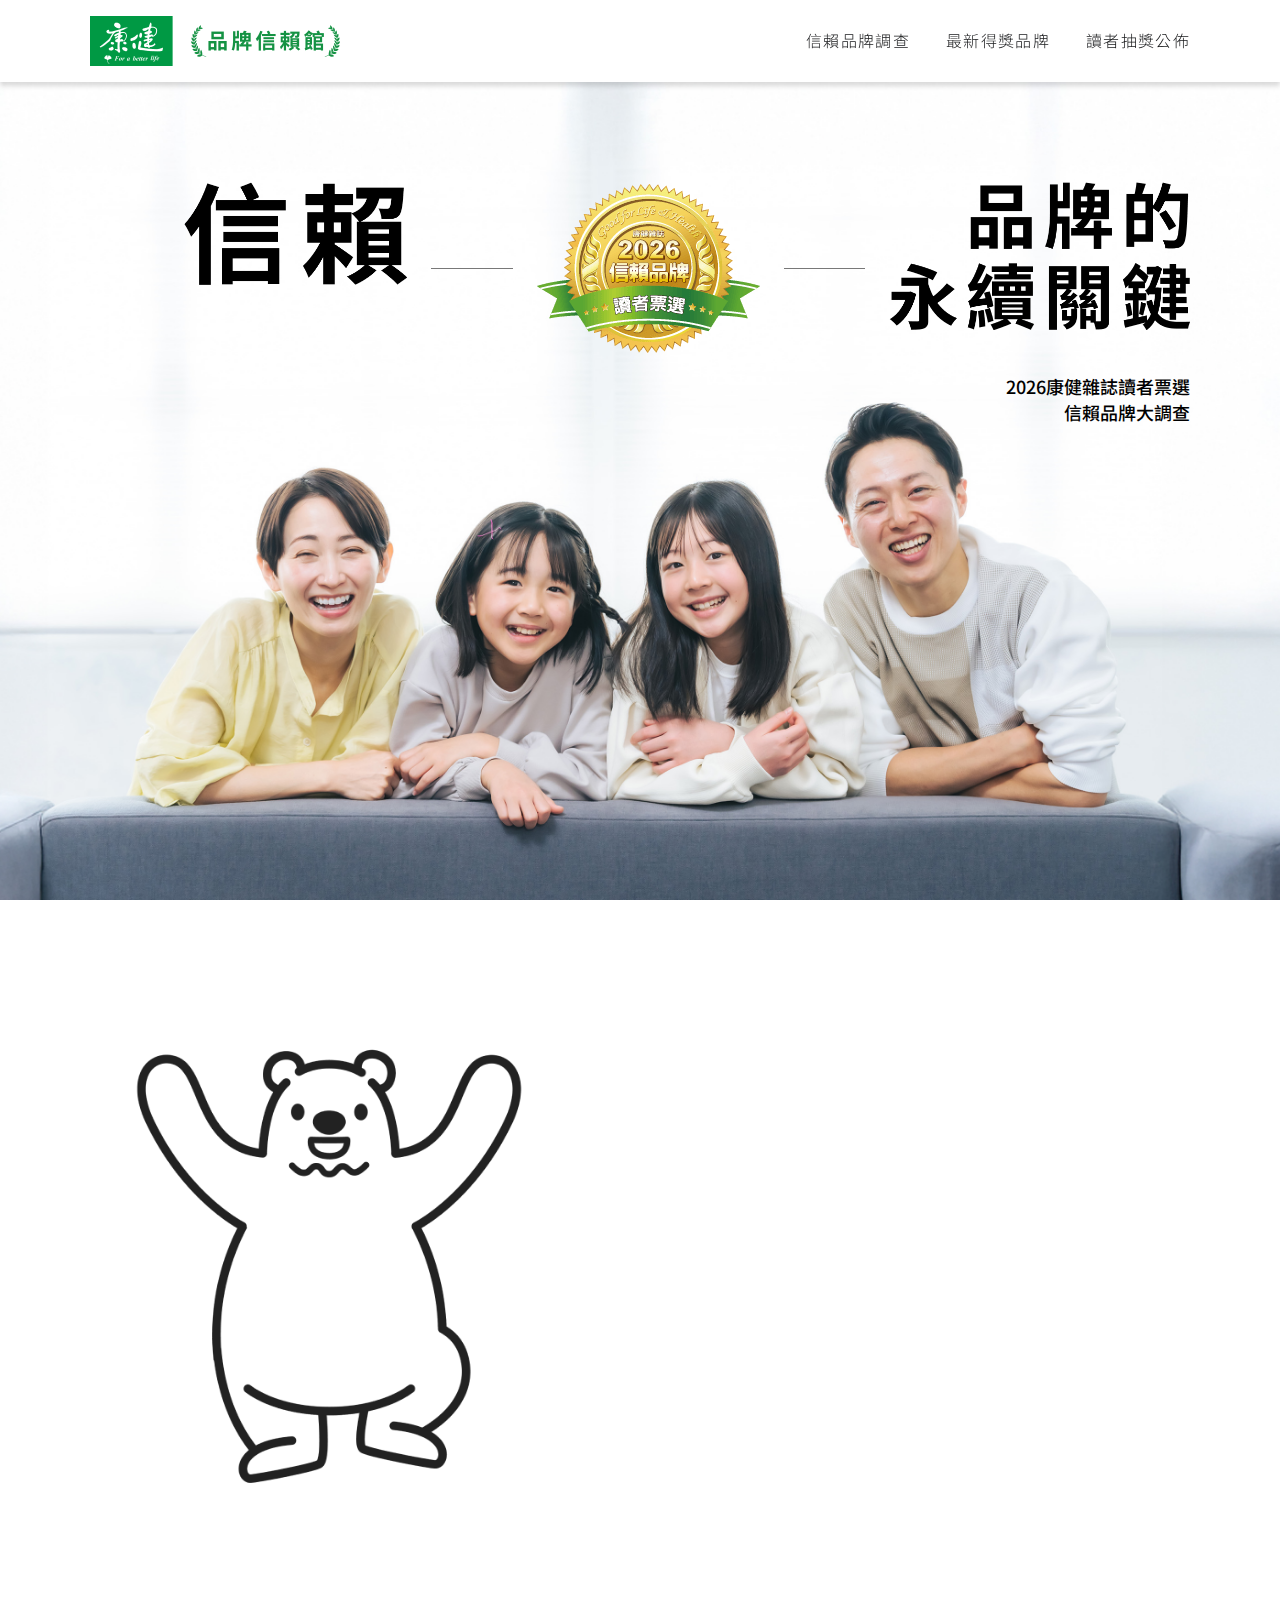
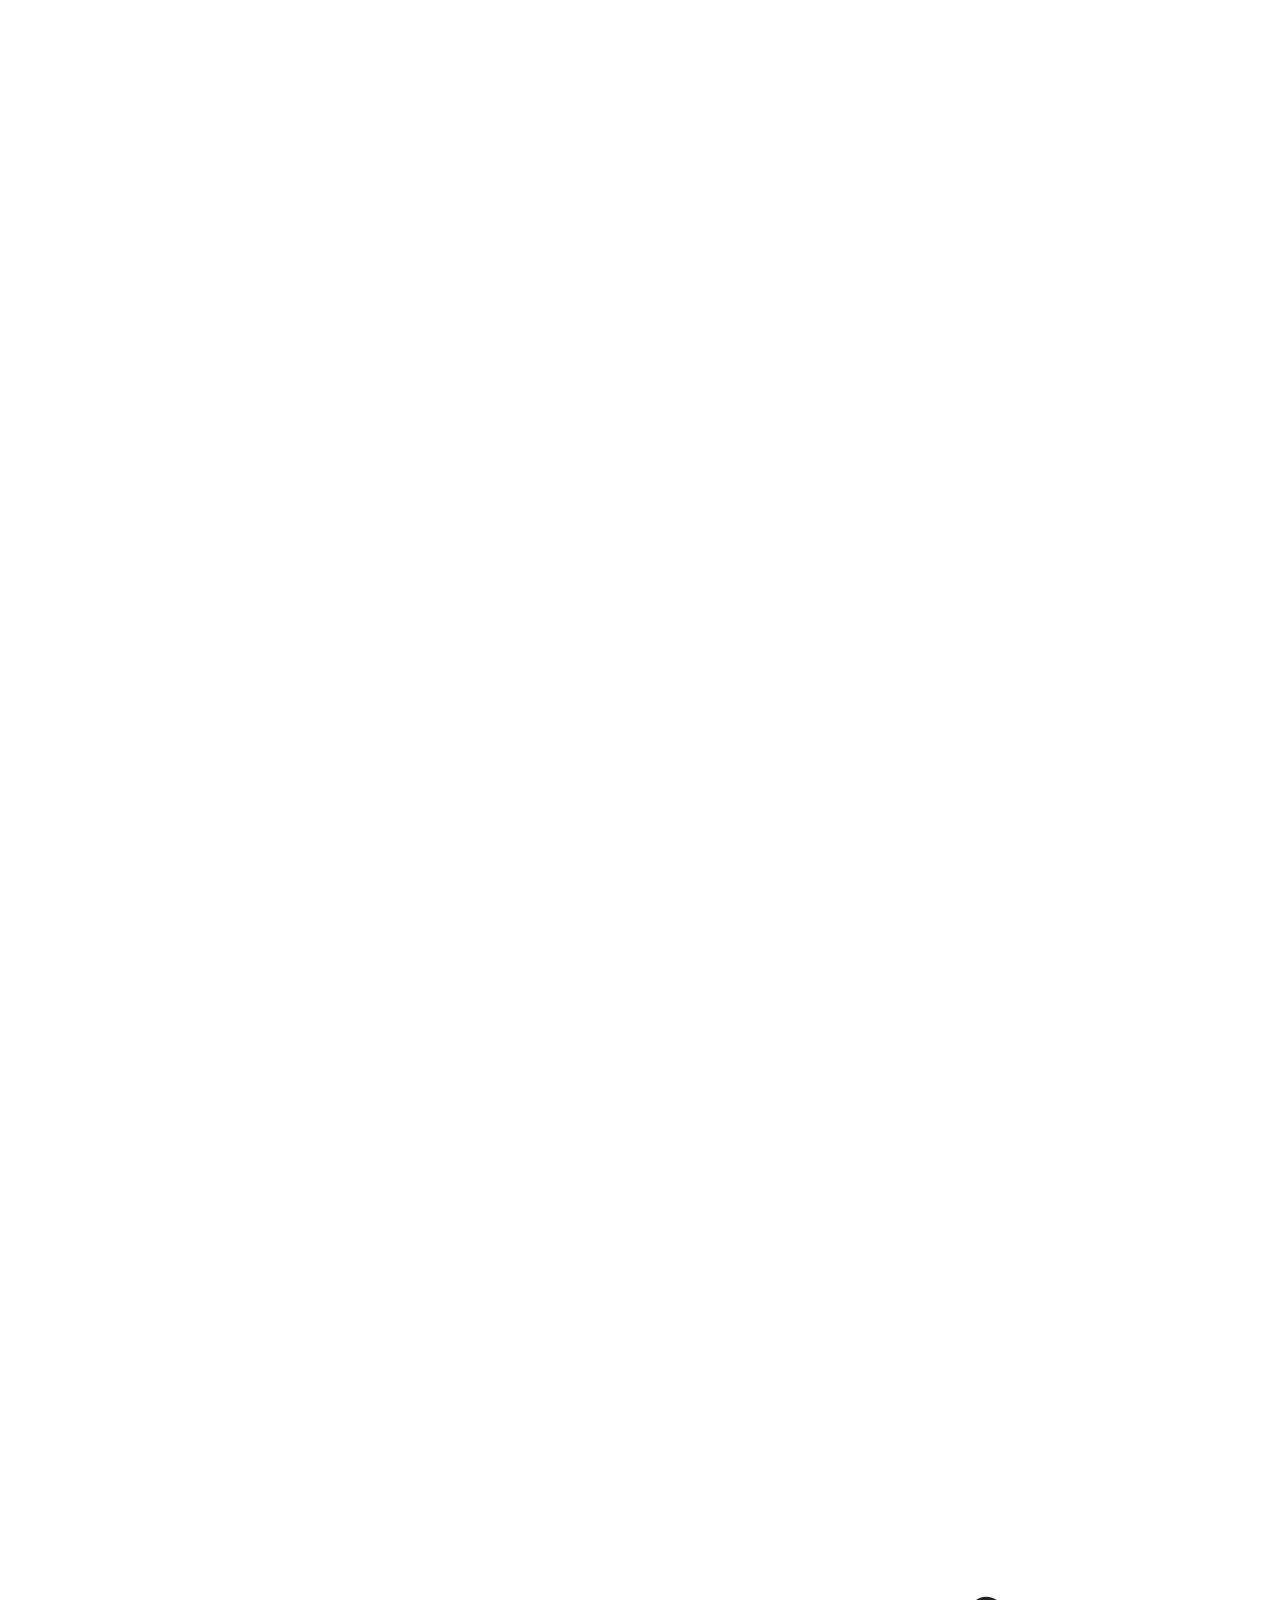
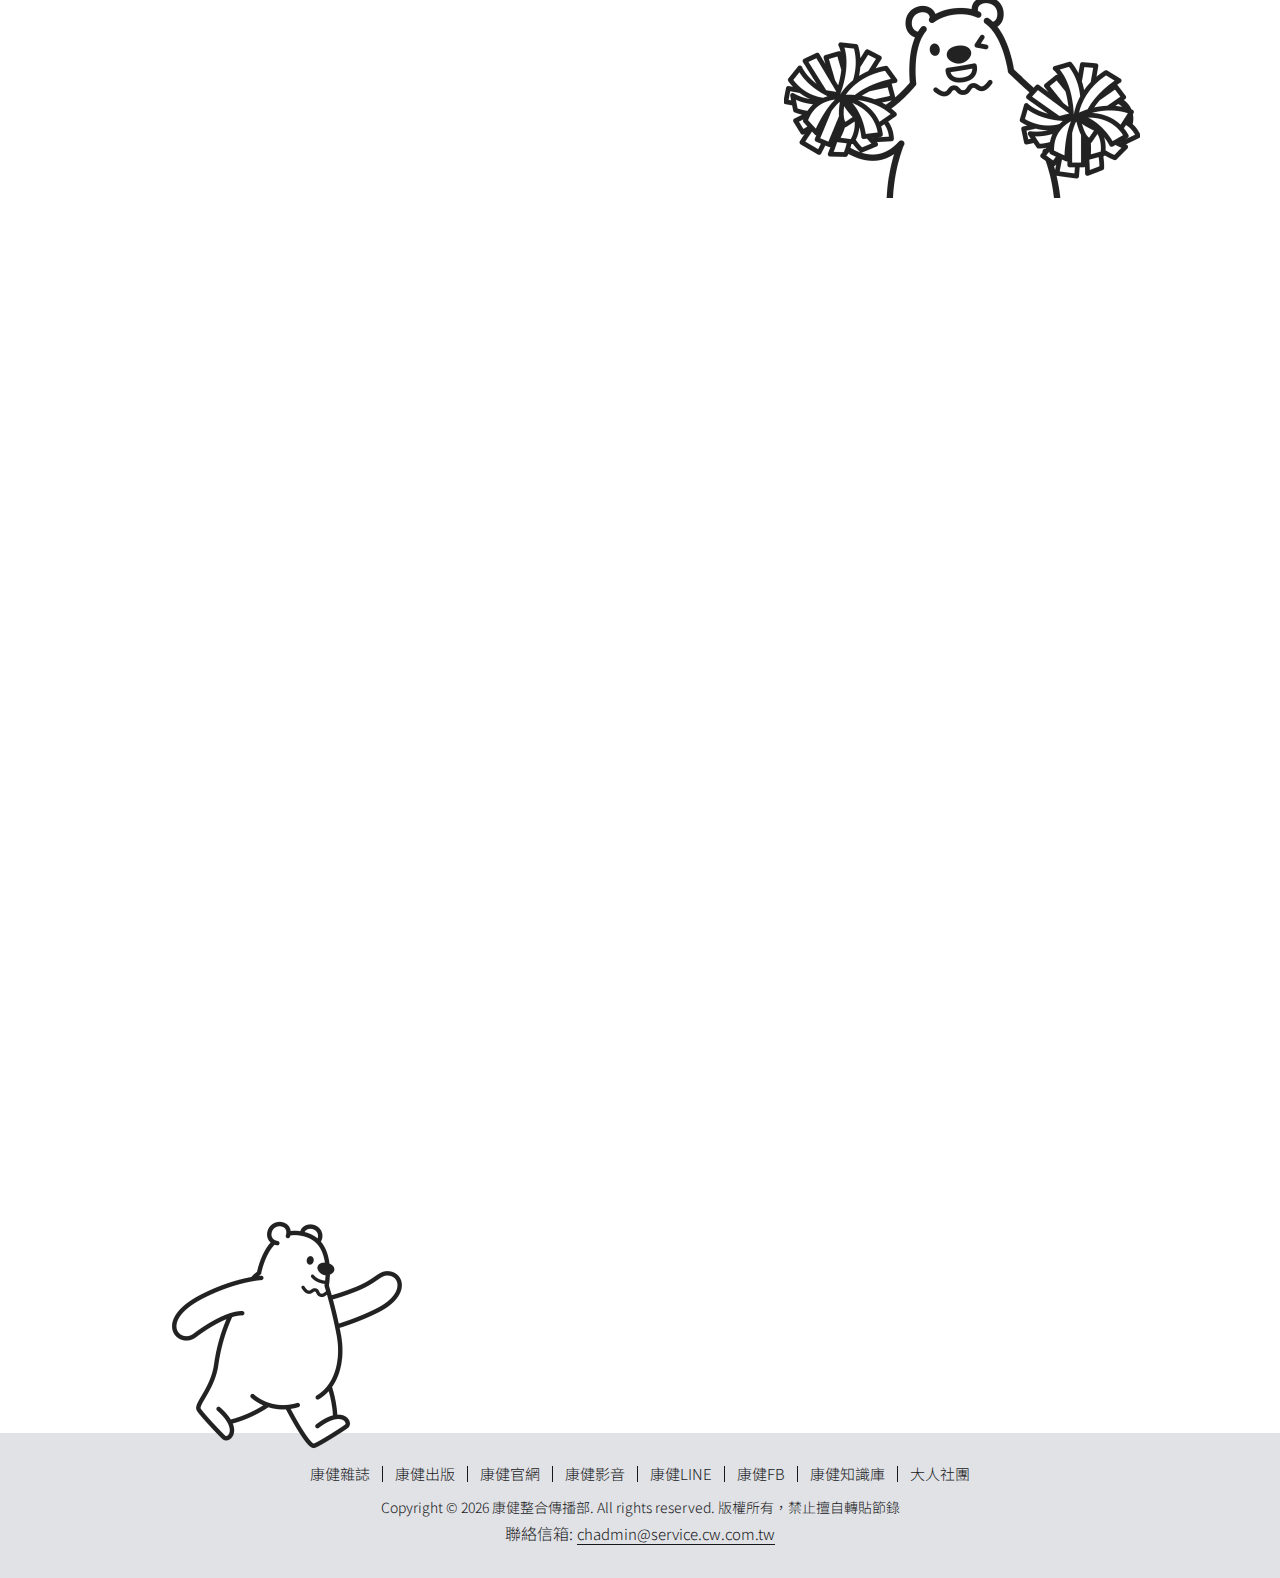
<file: index.html>
<!-- <%@ page language="java" contentType="text/html; charset=UTF-8" pageEncoding="UTF-8"%> -->

<!DOCTYPE html>
<html lang="zh-Hant">
<head>
	<meta charset="UTF-8">
	<meta name="viewport" content="width=device-width, initial-scale=1, shrink-to-fit=no">
	<title>2026信賴品牌館 | 信賴，是品牌永續關鍵</title>
	<meta property="og:title" content="2026信賴品牌館 | 信賴，是品牌永續關鍵" />
	<meta property="og:description" content="康健信賴品牌大調查一直相信唯有來自重要消費者的真實聲音，才能共同為台灣選擇出值得信賴的好品牌！健康意識高漲的抗齡時代下2026年也不例外，品牌信任感不但是企業健康形象以及品牌內涵的投射，更是讓消費者可以放心地與親友分享、安心的使用與採購。">
	<meta property="og:site_name" content="2026信賴品牌館 | 信賴，是品牌永續關鍵">
	<meta property="og:image" content="https://www.commonhealth.com.tw/event/health-branding/images/share2026.jpg" />
	<link rel="canonical" href="https://www.commonhealth.com.tw/event/health-branding/">

	<meta property="fb:pages" content="138654461200">
	<meta property="fb:pages" content="1537360033181144" />
	<meta property="fb:pages" content="654250351375124" />
	<meta property="fb:pages" content="654250351375124" />
	<meta property="fb:pages" content="307869372947150" />

	<link rel="icon" href="https://www.commonhealth.com.tw/assets/images/favicon.ico">
	<link rel="shortcut icon" href="https://www.commonhealth.com.tw/assets/images/apple-touch-icon.png" type="image/x-icon">
	<link href="https://www.commonhealth.com.tw/assets/images/favicon-16x16.png" rel="apple-touch-icon" sizes="16x16">
	<link href="https://www.commonhealth.com.tw/assets/images/favicon-32x32.png" rel="apple-touch-icon" sizes="32x32">
	<link rel="apple-touch-icon" href="https://www.commonhealth.com.tw/assets/images/apple-touch-icon_58.png">
	<link rel="apple-touch-icon" sizes="80x80" href="https://www.commonhealth.com.tw/assets/images/apple-touch-icon-80.png">
	<link rel="apple-touch-icon" sizes="152x152" href="https://www.commonhealth.com.tw/assets/images/apple-touch-icon-152.png">
	<link rel="apple-touch-icon" sizes="180x180" href="https://www.commonhealth.com.tw/assets/images/apple-touch-icon-180.png">
	<link rel="apple-touch-icon" sizes="167x167" href="https://www.commonhealth.com.tw/assets/images/apple-touch-icon-167.png">

	<link rel="stylesheet" href="css/bootstrap.min.css">
	<link rel="stylesheet" href="css/animate.css">
	<link rel="stylesheet" href="owl/owl.carousel.min.css">
	<link rel="stylesheet" href="owl/owl.theme.default.min.css">
	<link rel="stylesheet" type="text/css" href="css/style.css">

	<script type="text/javascript" src="https://script.crazyegg.com/pages/scripts/0032/0861.js" async="async"></script>
	<script type='text/javascript'>var _sf_startpt=(new Date()).getTime()</script>

	<!-- Google Tag Manager -->
	<noscript><iframe src="https://www.googletagmanager.com/ns.html?id=GTM-MCMN77"
	height="0" width="0" style="display:none;visibility:hidden"></iframe></noscript>

	<script>(function(w,d,s,l,i){w[l]=w[l]||[];w[l].push({'gtm.start':
	new Date().getTime(),event:'gtm.js'});var f=d.getElementsByTagName(s)[0],
	j=d.createElement(s),dl=l!='dataLayer'?'&l='+l:'';j.async=true;j.src=
	'https://www.googletagmanager.com/gtm.js?id='+i+dl;f.parentNode.insertBefore(j,f);
	})(window,document,'script','dataLayer','GTM-MCMN77');</script>
	<!-- End Google Tag Manager -->

	<!-- Facebook Pixel Code -->
	<script>
	!function(f,b,e,v,n,t,s)
	{if(f.fbq)return;n=f.fbq=function(){n.callMethod?
	n.callMethod.apply(n,arguments):n.queue.push(arguments)};
	if(!f._fbq)f._fbq=n;n.push=n;n.loaded=!0;n.version='2.0';
	n.queue=[];t=b.createElement(e);t.async=!0;
	t.src=v;s=b.getElementsByTagName(e)[0];
	s.parentNode.insertBefore(t,s)}(window, document,'script',
	'https://connect.facebook.net/en_US/fbevents.js');
	fbq('init', '153319238642910');
	fbq('track', 'PageView');
	</script>
	<noscript><img height="1" width="1" style="display:none"
	src="https://www.facebook.com/tr?id=153319238642910&ev=PageView&noscript=1"
	/></noscript>
	<!-- End Facebook Pixel Code -->

	<!-- GAM
	<script async='async' src='https://www.googletagservices.com/tag/js/gpt.js'></script>
	<script>
		var googletag = googletag || {};
		googletag.cmd = googletag.cmd || [];
	</script>

	<script>
		googletag.cmd.push(function() {
			googletag.defineSlot('/110393698/PC_2019health_brand_970x250', [[970, 250], [970, 90]], 'div-gpt-ad-1550828524897-0').addService(googletag.pubads());
			googletag.pubads().enableSingleRequest();
			googletag.pubads().collapseEmptyDivs();
			googletag.enableServices();
		});
	</script>
	<script>
		googletag.cmd.push(function() {
			googletag.defineSlot('/110393698/MB_2019health_brand_300x100', [ [300, 100], [300, 250]], 'div-gpt-ad-1550828882293-0').addService(googletag.pubads());
			googletag.pubads().enableSingleRequest();
			googletag.pubads().collapseEmptyDivs();
			googletag.enableServices();
		});
	</script> -->
</head>
<body>
	<div id="fb-root"></div>
	<script>(function(d, s, id) {
		var js, fjs = d.getElementsByTagName(s)[0];
		if (d.getElementById(id)) return;
		js = d.createElement(s); js.id = id;
		js.src = 'https://connect.facebook.net/zh_TW/sdk.js#xfbml=1&version=v2.12&appId=150286561711250&autoLogAppEvents=1';
		fjs.parentNode.insertBefore(js, fjs);
		}(document, 'script', 'facebook-jssdk'));
	</script>

	<div class="page page--index" id="top">
		<header class="hd">
			<div class="container">
				<h1><a href="./">康健信賴品牌館</a></h1>
				<a class="menu-link"></a>
				<nav id="menu" role="navigation">
					<ul>
						<li class="menu"><a href="survey.html"><span>信賴品牌調查</span></a></li>
						<li class="menu"><a href="award.html"><span>最新得獎品牌</span></a></li>
						<li class="menu"><a href="lottery.html"><span>讀者抽獎公佈</span></a></li>
					</ul>
				</nav>
			</div>
		</header>
		<main class="main">
			<div class="kv">
				<div class="container is-pc">
					<div class="kv__content">
						<div class="topic">
							<div class="line1 wow fadeIn" data-wow-duration="0.5s" data-wow-delay="1s">
								<img src="images/kv-slogan1.png" alt="信賴">
							</div>
						</div>
						<div class="img-trust wow fadeIn" data-wow-duration="0.5s" data-wow-delay="1.3s">
							<img src="images/img_trust2026.png" alt="康健雜誌2026讀者票選信賴品牌">
						</div>
						<div class="subTitle">
							<h3 class="line1 wow fadeIn" data-wow-duration="0.5s" data-wow-delay="1.6s">
								<img src="images/kv-slogan2.png" alt="品牌的永續關鍵">
							</h3>
							<div class="desc wow fadeIn" data-wow-duration="0.5s" data-wow-delay="2s">2026康健雜誌讀者票選<br>信賴品牌大調查</div>
						</div>
					</div>
				</div>
				<div class="container is-mb">
					<div class="kv__content">
						<div class="topic">
							<div class="line1 wow fadeIn" data-wow-duration="0.5s" data-wow-delay="1s">
								信賴
							</div>
							<div class="line2 wow fadeIn" data-wow-duration="0.5s" data-wow-delay="1.3s">品牌的永續關鍵</div>
						</div>
						<div class="img-trust wow fadeIn" data-wow-duration="0.5s" data-wow-delay="1.6s">
							<img src="images/img_trust2026.png" alt="康健雜誌2026讀者票選信賴品牌">
						</div>
						<div class="subTitle">
							<div class="desc wow fadeIn" data-wow-duration="0.5s" data-wow-delay="2s">2026康健雜誌讀者票選<br>信賴品牌大調查</div>
						</div>
					</div>
				</div>
			</div>
			<div id="topAnchor"></div>
			<section class="section section--flow">
				<div class="container">
					<div class="bulletin">
						<div class="bulletin__text">
							<h2 class="title wow fadeIn" data-wow-duration="0.5s" data-wow-delay="0.2s">
								<div class="title__topic">品牌x用戶</div>
								<div class="title__subTitle">看見信賴的力量</div>
							</h2>
							<div class="intro wow fadeIn" data-wow-duration="0.5s" data-wow-delay="0.7s">
								我們對於信賴的親朋好友，可以放心地互動與分享；對於信賴的好品牌，也總是能夠安心的使用與採購。<br><br>
								此項問卷調查共公佈八大項，近七十種品類，發掘讀者心目中最值得信賴的品牌。
							</div>
							<ul class="action wow fadeIn" data-wow-duration="0.5s" data-wow-delay="1.2s">
								<li>
									<a href="survey.html#cause" class="btn btn--arrow"><span class="btn__text">了解更多</span></a>
								</li>
								<li>
									<a href="survey.html#ctgtag" class="btn btn--arrow"><span class="btn__text">更多讀者行為</span></a>
								</li>
							</ul>
						</div>
						<div class="bulletin__image">
							<img src="images/img-bear_flow.png" alt="品牌x用戶 看見信賴的力量">
						</div>
					</div>
					<div class="news wow fadeIn" data-wow-duration="0.5s" data-wow-delay="1.2s">
						<h3 class="news__title"><span class="text h2">最新消息</span></h3>
						<div class="news__content">
							<ul class="newsList">
								<li class="newsList__item">
									<span class="date">2026.03.01</span>
									<a href="lottery.html" class="link">2026年信賴品牌大調查讀者問卷抽獎公佈</a>
								</li>
								<li class="newsList__item">
									<span class="date">2026.03.01</span>
									<a href="award.html" class="link">2026年信賴品牌大調查得獎公佈</a>
								</li>
								<li class="newsList__item">
									<span class="date">2026.02.02</span>
									<a href="survey.html#ctgtag" class="link">2026年信賴品牌統計結果</a>
								</li>
							</ul>
						</div>
					</div>
				</div>
			</section>
			<!-- 名家專欄 start -->
			<section class="section section--column wow fadeIn" data-wow-duration="0.5s" data-wow-delay="1s">
				<div class="section__content">
					<div class="column-list owl-carousel">
						<div class="bx">
							<div class="clbimg">
								<a href="https://www.commonhealth.com.tw/article/93641" target="_blank"><img src="images/climg-2026.jpg" alt="2025信賴品牌大調查公布：精明消費當道，品牌如何贏得信賴？"></a>
							</div>
							<div class="clbmain">
								<div class="container">
									<div class="inner">
										<div class="tag"><span class="tag__text">2026名家專欄</span></div>
										<p>懶人健康當道　市場只留下「有感」的選擇</p>
										<div class="action">
											<a href="https://www.commonhealth.com.tw/article/93641" class="btn btn--arrow" target="_blank"><span class="btn__text">立即了解</span></a>
										</div>
									</div>
								</div>
							</div>
						</div>
							<div class="bx">
							<div class="clbimg">
								<a href="https://www.commonhealth.com.tw/article/91274?utm_source=cwmg_topic&utm_medium=affiliate&utm_campaign=extend-2025healthbranding-03-04-ad" target="_blank"><img src="images/climg-2025.jpg" alt="2025信賴品牌大調查公布：精明消費當道，品牌如何贏得信賴？"></a>
							</div>
							<div class="clbmain">
								<div class="container">
									<div class="inner">
										<div class="tag"><span class="tag__text">2025名家專欄</span></div>
										<p>精明消費當道，品牌如何贏得信賴？</p>
										<div class="action">
											<a href="https://www.commonhealth.com.tw/article/91274?utm_source=cwmg_topic&utm_medium=affiliate&utm_campaign=extend-2025healthbranding-03-04-ad" class="btn btn--arrow" target="_blank"><span class="btn__text">立即了解</span></a>
										</div>
									</div>
								</div>
							</div>
						</div>
						<div class="bx">
							<div class="clbimg">
								<a href="https://www.commonhealth.com.tw/article/89409?utm_source=cwmg_topic&utm_medium=affiliate&utm_campaign=extend-2025healthbranding-03-01-ad" target="_blank"><img src="images/climg-2024.jpg" alt="2024《康健》信賴品牌大調查結果公布-疫後仍積極顧健康，消費者最信哪個品牌？"></a>
							</div>
							<div class="clbmain">
								<div class="container">
									<div class="inner">
										<div class="tag"><span class="tag__text">2024名家專欄</span></div>
										<p>疫後仍積極顧健康 消費者最信哪個品牌？</p>
										<div class="action">
											<a href="https://www.commonhealth.com.tw/article/89409?utm_source=cwmg_topic&utm_medium=affiliate&utm_campaign=extend-2025healthbranding-03-01-ad" class="btn btn--arrow" target="_blank"><span class="btn__text">立即了解</span></a>
										</div>
									</div>
								</div>
							</div>
						</div>
						<div class="bx">
							<div class="clbimg">
								<a href="https://www.commonhealth.com.tw/article/87879?utm_source=cwmg_topic&utm_medium=affiliate&utm_campaign=extend-2025healthbranding-03-01-ad" target="_blank"><img src="images/climg-2023.jpg" alt="2023《康健》信賴品牌大調查結果公布-綠色消費融入生活，8成人願為環境永續多花錢"></a>
							</div>
							<div class="clbmain">
								<div class="container">
									<div class="inner">
										<div class="tag"><span class="tag__text">2023名家專欄</span></div>
										<p>綠色消費融入生活 8成人願為環境永續多花錢</p>
										<div class="action">
											<a href="https://www.commonhealth.com.tw/article/87879?utm_source=cwmg_topic&utm_medium=affiliate&utm_campaign=extend-2025healthbranding-03-01-ad" class="btn btn--arrow" target="_blank"><span class="btn__text">立即了解</span></a>
										</div>
									</div>
								</div>
							</div>
						</div>
						<div class="bx">
							<div class="clbimg">
								<a href="https://www.commonhealth.com.tw/article/85878?utm_source=cwmg_topic&utm_medium=affiliate&utm_campaign=extend-2025healthbranding-03-01-ad" target="_blank"><img src="images/climg-2022.jpg" alt="《康健》2022信賴品牌大調查 疫後消費網購成主流4大關鍵提升品牌忠誠度"></a>
							</div>
							<div class="clbmain">
								<div class="container">
									<div class="inner">
										<div class="tag"><span class="tag__text">2022名家專欄</span></div>
										<p>疫後消費網購成主流 4大關鍵提升品牌忠誠度</p>
										<div class="action">
											<a href="https://www.commonhealth.com.tw/article/85878?utm_source=cwmg_topic&utm_medium=affiliate&utm_campaign=extend-2025healthbranding-03-01-ad" class="btn btn--arrow" target="_blank"><span class="btn__text">立即了解</span></a>
										</div>
									</div>
								</div>
							</div>
						</div>
						<div class="bx">
							<div class="clbimg">
								<a href="https://www.commonhealth.com.tw/article/83859?utm_source=cwmg_topic&utm_medium=affiliate&utm_campaign=extend-2025healthbranding-03-01-ad" target="_blank"><img src="images/climg-2021.jpg" alt="《康健》2021信賴品牌大調查 後疫情時代消費取向4大趨勢 掌握品牌永續發展決戰力"></a>
							</div>
							<div class="clbmain">
								<div class="container">
									<div class="inner">
										<div class="tag"><span class="tag__text">2021名家專欄</span></div>
										<p>後疫情時代消費取向４大趨勢，掌握品牌永續發展決戰力</p>
										<div class="action">
											<a href="https://www.commonhealth.com.tw/article/83859?utm_source=cwmg_topic&utm_medium=affiliate&utm_campaign=extend-2025healthbranding-03-01-ad" class="btn btn--arrow" target="_blank"><span class="btn__text">立即了解</span></a>
										</div>
									</div>
								</div>
							</div>
						</div>
						<div class="bx">
							<div class="clbimg">
								<a href="https://bit.ly/2wLAEjr" target="_blank"><img src="images/climg-3.jpg" alt=""></a>
							</div>
							<div class="clbmain">
								<div class="container">
									<div class="inner">
										<div class="tag"><span class="tag__text">2020名家專欄</span></div>
										<p>信賴永續，讓品牌跟安心畫上等號。「品牌，就是信任兩個字！」賈伯斯如是說。</p>
										<div class="action">
											<a href="https://bit.ly/2wLAEjr" class="btn btn--arrow" target="_blank"><span class="btn__text">立即了解</span></a>
										</div>
									</div>
								</div>
							</div>
						</div>
					</div>
					<div class="custom-control">
						<div class="container">
								<div class="inner">
									<div id="column-dots" class="owl-dots">
									<button role="button" class="owl-dot"><span></span></button>
									<button role="button" class="owl-dot"><span></span></button>
									<button role="button" class="owl-dot"><span></span></button>
									<button role="button" class="owl-dot"><span></span></button>
									<button role="button" class="owl-dot"><span></span></button>
								</div>
								<div id="column-navs" class="custom-navs"></div>
							</div>
						</div>
					</div>
				</div>
			</section>
			<!-- 名家專欄 end -->
			<!-- 信賴品牌得獎公布 start -->
			<section class="section section--award">
				<div class="container">
					<div class="section__title">
						<h2 class="title wow fadeIn" data-wow-duration="0.5s" data-wow-delay="0.2s">
							<div class="title__subTitle">2026信賴品牌</div>
							<div class="title__topic">得獎公布</div>
						</h2>
						<div class="intro wow fadeIn" data-wow-duration="0.5s" data-wow-delay="0.7s">
							我們對於信賴的親朋好友，可以放心地互動與分享；對於信賴的好品牌，也總是能夠安心的使用與採購。<br><br>
							此項問卷調查共公佈八大項，近七十種品類，發掘讀者心目中最值得信賴的品牌。
						</div>
					</div>
					<div class="section__content wow fadeIn" data-wow-duration="0.5s" data-wow-delay="1.2s">
						<ul class="awardLinks">
							<li><a href="award.html#ctg1" class="btn btn--category is-food gtm-event" data-category="indextag" data-action="click" data-label="tag01"><span class="btn__text">食品飲料</span></a></li>
							<li><a href="award.html#ctg2" class="btn btn--category is-medical gtm-event" data-category="indextag" data-action="click" data-label="tag02"><span class="btn__text">醫療保健</span></a></li>
							<li><a href="award.html#ctg3" class="btn btn--category is-health gtm-event" data-category="indextag" data-action="click" data-label="tag03"><span class="btn__text">健康及個人保健品</span></a></li>
							<li><a href="award.html#ctg4" class="btn btn--category is-furnishing gtm-event" data-category="indextag" data-action="click" data-label="tag04"><span class="btn__text">家用品</span></a></li>
							<li><a href="award.html#ctg5" class="btn btn--category is-appliances gtm-event" data-category="indextag" data-action="click" data-label="tag05"><span class="btn__text">家電</span></a></li>
							<li><a href="award.html#ctg6" class="btn btn--category is-finance gtm-event" data-category="indextag" data-action="click" data-label="tag06"><span class="btn__text">銀行/人壽/房地產</span></a></li>
							<li><a href="award.html#ctg7" class="btn btn--category is-entertainment gtm-event" data-category="indextag" data-action="click" data-label="tag07"><span class="btn__text">休閒</span></a></li>
							<li><a href="award.html#ctg8" class="btn btn--category is-makeup gtm-event" data-category="indextag" data-action="click" data-label="tag07"><span class="btn__text">美妝保養</span></a></li>
						</ul>
					</div>
				</div>
			</section>
			<!-- 信賴品牌得獎公布 end -->
			<!-- 信賴品牌共同宣誓 start -->
			<section class="section section--brand">
				<div class="section__title">
					<div class="container">
						<div class="titleWrap">
							<h2 class="title wow fadeIn" data-wow-duration="0.5s" data-wow-delay="0.5s">
								<div class="title__subTitle">2026信賴品牌</div>
								<div class="title__topic">共同宣誓</div>
							</h2>
						</div>
					</div>
				</div>
				<div class="section__content wow fadeIn" data-wow-duration="0.5s" data-wow-delay="1s">
					<div class="container">
						<div class="brand-list owl-carousel">
							<div class="bx">
								<a href="https://www.lohongka.com.tw/Views/Product/list.php?root=8" class="inner" target="_blank">
									<div class="blimg">
										<img class="image" src="images/lohongka.jpg" alt="老行家宣言">
									</div>
									<h4>老行家連連稱霸！連續9年蟬聯燕窩類冠軍</h4>
									<p>老行家以獨門「蒸煨勻燉熟成法」每日新鮮燉煮，使燕窩保留最多營養價值與活性，天然無添加，希望消費者吃得更安心、放心，時刻打造最佳保護力！</p>
								</a>
							</div>
							<div class="bx">
								<a href="https://www.commonhealth.com.tw/article/93705" class="inner" target="_blank">
									<div class="blimg">
										<img class="image" src="images/uniph9.0.jpg" alt="統一宣言">
									</div>
									<h4>統一PH9.0信賴品牌鹼性水類No.1，幫您鹼去負擔</h4>
									<p>喝鹼性水就要喝統一PH9.0！統一PH9.0以潔淨水源與國家專利製程，蟬聯信賴品牌鹼性水類No.1！吃美食也要顧體質，喝統一PH9.0鹼去負擔，輕鬆健康補水，調整體質。</p>
								</a>
							</div>
							
							<!-- 第三篇文章更新在這-->
								<div class="bx">
										<a href="https://www.dr-p.com.tw/form.html" class="inner" target="_blank">
											<div class="blimg">
												<img class="image" src="images/dr-p1.jpg" alt="包大人">
											</div>
											<h4>包大人連續9年成人紙尿褲類No.1 親膚守護升級</h4>
											<p>包大人台灣在地超過30年，用值得信賴的產品和最懂照顧的心，減輕照護負擔。全新升級「添加珍貴積雪草精華」，緩解泛紅與乾癢，給熟齡肌膚更進階的細心照護！</p>
										</a>
									</div>

							<!-- 第四篇文章更新在這-->
							<div class="bx">
								<a href="http://bit.ly/40joqqZ" class="inner" target="_blank">
									<div class="blimg">
										<img class="image" src="images/cathay-hcm1.jpg" alt="國泰健康管理">
									</div>
									<h4>國泰健康管理  一日健檢全年守護</h4>
									<p>國泰健康管理以醫學中心等級「專業」醫療為基礎，透過「溫度」服務，打造健檢中心、產後護理與慢病追蹤等系統化健康管理，結合醫師、健管師、營養師與護理師專業團隊，守護您人生每個階段。</p>
								</a>
							</div>

							<!-- 第五篇文章更新在這-->
							<div class="bx">
								<a href="https://dradvice.cc/qKvpn" class="inner" target="_blank">
									<div class="blimg">
										<img class="image" src="images/dradvice-probiotics.jpg" alt="益暢敏益生菌">
									</div>
									<h4>健康力益暢敏益生菌 健康雙認證信賴安心的第一選擇</h4>
									<p>逐批檢驗報告公開，對品質把關不計成本的嚴格要求，以科學誠信建立信任鏈獲得千位醫師推薦，產品具輔助調整過敏體質、胃腸功能改善功效，益生菌品牌安心首選。</p>
								</a>
							</div>

							<!-- 第六篇文章更新在這-->
							<div class="bx">
								<a href="https://dradvice.cc/uvb1I" class="inner" target="_blank">
									<div class="blimg">
										<img class="image" src="images/dradvice-qq.jpg" alt="葉黃素QQ凍">
									</div>
									<h4>健康力葉黃素QQ凍 讓營養成為每天最幸福的事</h4>
									<p>擁有美國FDA-GRAS官方認證的FloraGLO®游離型葉黃素、以及 ZeaONE®游離型玉米黃素原廠專利授權，果凍製造技術取得日本製造專利，保留高吸收率，兼顧有效性與全齡的食用便利與口感。</p>
								</a>
							</div>

						</div>
					</div>
				</div>
			</section>

			
			<section class="section section--ad">
				<div class="container">
					<div class="pc"> 
						<!-- /110393698/PC_2019health_brand_970x250 -->
						<!-- GAM
						<div id='div-gpt-ad-1550828524897-0'>
							<script>
								googletag.cmd.push(function() { googletag.display('div-gpt-ad-1550828524897-0'); });
							</script>
						</div>
					</div>
					<div class="mb"> -->
						<!-- /110393698/MB_2019health_brand_300x100 -->
						<!-- GAM
						<div id='div-gpt-ad-1550828882293-0'>
							<script>
								googletag.cmd.push(function() { googletag.display('div-gpt-ad-1550828882293-0'); });
							</script>
						</div>
					</div>
				</div>
			</section> -->
			<!-- 信賴品牌共同宣誓 end -->
			
			<section class="section section--record">
				<div class="container">
					<div class="section__content">
						<ul class="recordList wow fadeIn" data-wow-duration="0.5s" data-wow-delay="0.2s">
							<li class="recordList__item"><a href="survey.html" class="btn btn--history is-next"><span class="btn__text">今年度信賴品牌調查</span></a></li>
						</ul>
						<div class="passPage">
							<h2 class="passPage__title h2 wow fadeIn" data-wow-duration="0.5s" data-wow-delay="0.7s">歷年信賴品牌調查</h2>
							<div class="passPage__content wow fadeIn" data-wow-duration="0.5s" data-wow-delay="1.2s">
								<ul class="passList">
									<li class="passList__item"><a href="https://www.commonhealth.com.tw/event/2025health-branding/" class="btn btn--passPage" target="_blank"><span class="btn__text">2025</span></a></li>
									<li class="passList__item"><a href="https://www.commonhealth.com.tw/event/2024health-branding/" class="btn btn--passPage" target="_blank"><span class="btn__text">2024</span></a></li>
									<li class="passList__item"><a href="https://www.commonhealth.com.tw/event/2023health-branding/" class="btn btn--passPage" target="_blank"><span class="btn__text">2023</span></a></li>
									<li class="passList__item"><a href="https://www.commonhealth.com.tw/event/2022health-branding/" class="btn btn--passPage" target="_blank"><span class="btn__text">2022</span></a></li>
									<li class="passList__item"><a href="https://www.commonhealth.com.tw/event/2021health-branding/" class="btn btn--passPage" target="_blank"><span class="btn__text">2021</span></a></li>
									<li class="passList__item"><a href="https://www.commonhealth.com.tw/event/2020health-branding/" class="btn btn--passPage" target="_blank"><span class="btn__text">2020</span></a></li>
									<li class="passList__item"><a href="https://www.commonhealth.com.tw/event/2019health-branding/" class="btn btn--passPage" target="_blank"><span class="btn__text">2019</span></a></li>
								</ul>
							</div>
						</div>
					</div>
				</div>
			</section>
		</main>
		<footer class="ft">
			<div class="container">
				<div class="ft-channel">
					<ul>
						<li><a href="https://www.commonhealth.com.tw/magazine/latest/" target="_blank">康健雜誌</a></li>
						<li><a href="https://www.commonhealth.com.tw/book/index.action" target="_blank">康健出版</a></li>
						<li><a href="https://www.commonhealth.com.tw/" target="_blank">康健官網</a></li>
						<li><a href="https://www.youtube.com/user/CommonHealthTV" target="_blank">康健影音</a></li>
						<li><a href="https://line.me/ti/p/@commonhealth" target="_blank">康健LINE</a></li>
						<br>
						<li><a href="https://www.facebook.com/commonhealth/" target="_blank">康健FB</a></li>
						<li><a href="https://kb.commonhealth.com.tw/" target="_blank">康健知識庫</a></li>
						<li><a href="https://club.commonhealth.com.tw/" target="_blank">大人社團</a></li>
					</ul>
				</div>
				<div class="ft-copyright">
					Copyright © 2026 康健整合傳播部. <br>All rights reserved. 版權所有，禁止擅自轉貼節錄
				</div>
				<div class="ft-mail">
					聯絡信箱: <a href="mailto:chadmin@service.cw.com.tw">chadmin@service.cw.com.tw</a>
				</div>
			</div>
		</footer>
	</div>
	<a href="#top" class="gotop">TOP</a>
	<script data-cfasync="false" src="https://www.commonhealth.com.tw/cdn-cgi/scripts/5c5dd728/cloudflare-static/email-decode.min.js"></script>
	<script src="js/jquery-latest.min.js"></script>
	<script src="js/jquery.mobile.custom.js"></script>
	<script src="js/popper.min.js"></script>
	<script src="js/bootstrap.min.js"></script>
	<script src="js/Chart.js"></script>
	<script src="js/wow.js"></script>
	<script src="owl/owl.carousel.min.js"></script>
	<script src="js/common.js"></script>
	<script type='text/javascript'>
		var _sf_async_config={};
		/** CONFIGURATION START **/
		_sf_async_config.uid = 64865;
		_sf_async_config.domain = 'topic.commonhealth.com.tw';
		_sf_async_config.useCanonical = true;
		_sf_async_config.sections = '廣告專輯';  //CHANGE THIS
		_sf_async_config.authors = '2026信賴品牌館';    //CHANGE THIS
		/** CONFIGURATION END **/
		(function(){
		function loadChartbeat() {
			window._sf_endpt=(new Date()).getTime();
			var e = document.createElement('script');
			e.setAttribute('language', 'javascript');
			e.setAttribute('type', 'text/javascript');
			e.setAttribute('src', 'https://static.chartbeat.com/js/chartbeat.js');
			document.body.appendChild(e);
		}
		var oldonload = window.onload;
		window.onload = (typeof window.onload != 'function') ?
			loadChartbeat : function() { oldonload(); loadChartbeat(); };
		})();
	</script>
	<script>
		$(function(){
			$('.gotop').hide();
			$(window).on('scroll', function(){
				var scroll_d = $(this).scrollTop(),
					dectPoint = $('#topAnchor').offset().top;
				if(scroll_d > dectPoint) {
					$('.gotop').fadeIn();
				} else {
					$('.gotop').fadeOut();
				}
			});
		});
	</script>
</body>
</html>
</file>
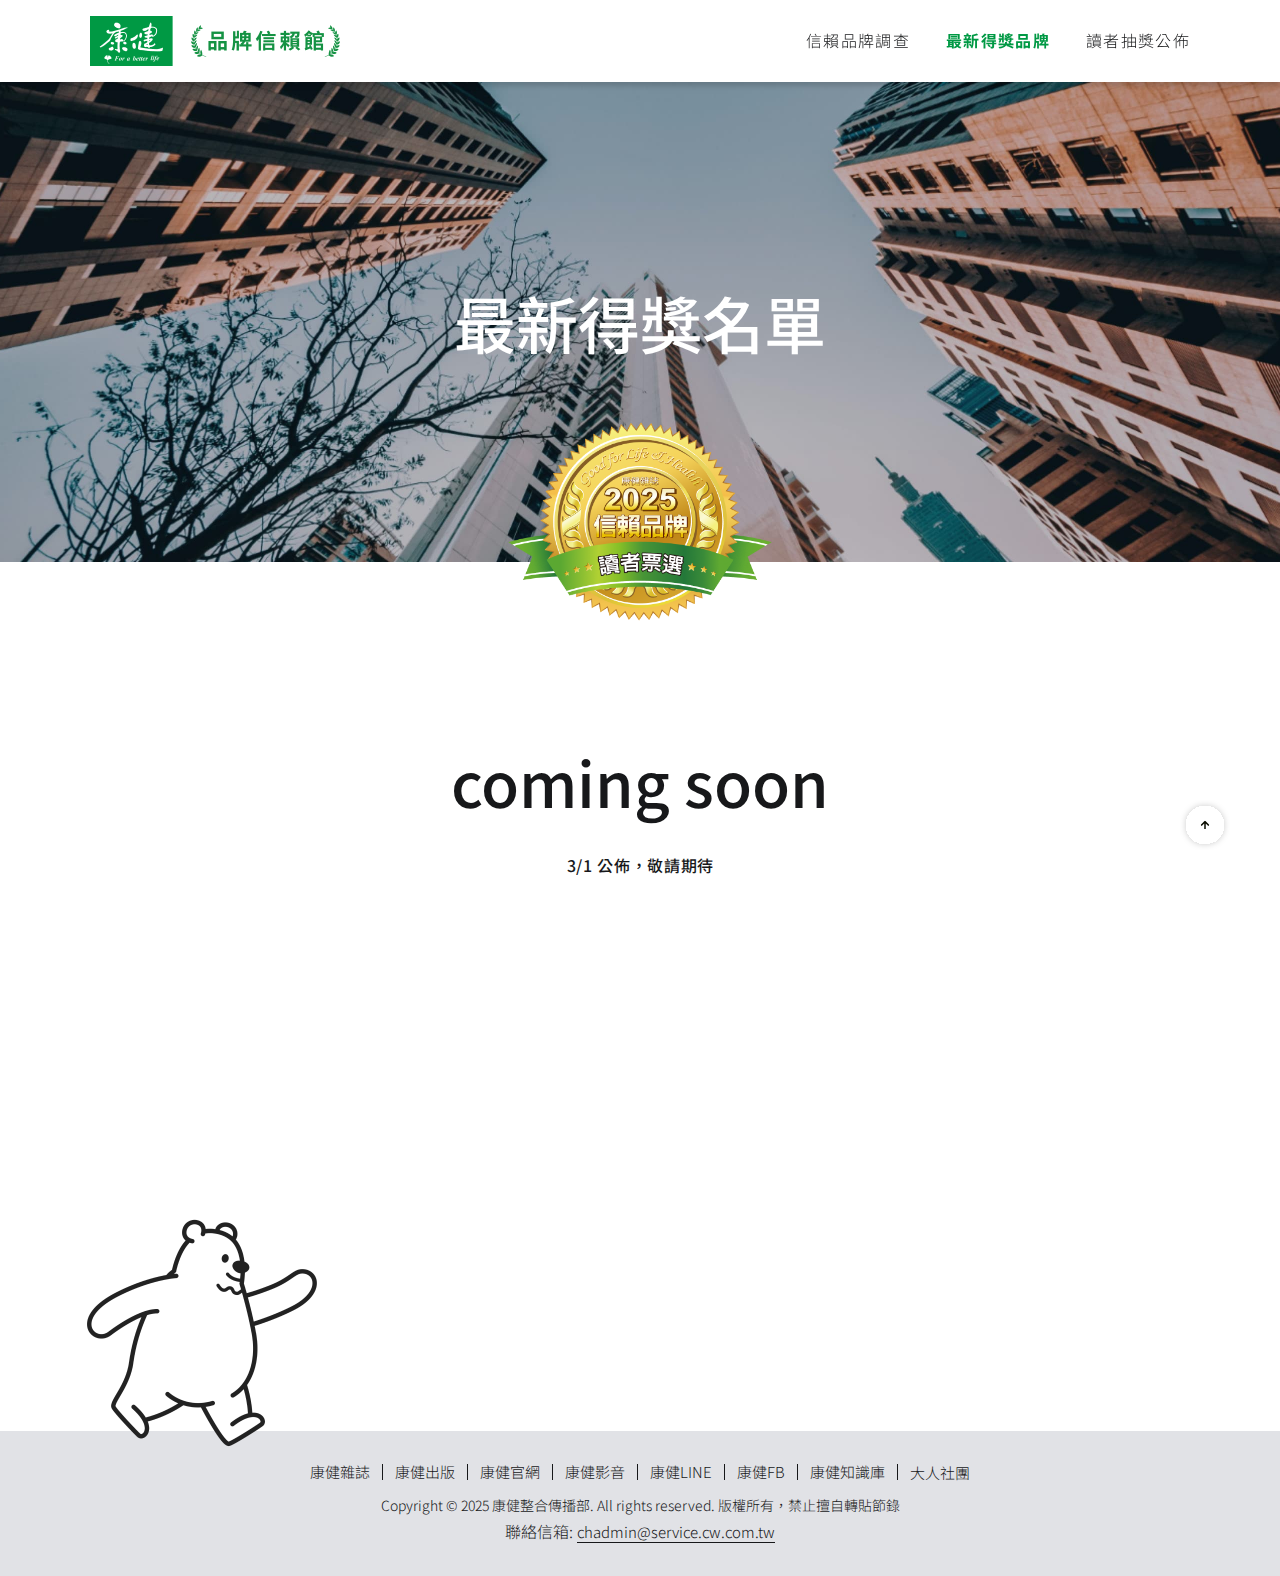
<file: award-comingsoon.html>
<!DOCTYPE html>
<html lang="zh-Hant">
<head>
	<meta charset="UTF-8">
	<meta name="viewport" content="width=device-width, initial-scale=1, shrink-to-fit=no">
	<title>2025最新得獎品牌 | 信賴，是品牌永續關鍵</title>

	<meta property="og:title" content="2025最新得獎品牌 | 信賴，是品牌永續關鍵" />
	<meta property="og:description" content="康健信賴品牌大調查2025年得獎品牌，是以食品飲料、醫療保健、家用品、家電等8大產業類別，以及各小細項分門別類出品牌的信賴票選結果。唯有來自重要消費者的真實聲音，才能共同為台灣選擇出值得信賴的好品牌！">
	<meta property="og:site_name" content="2025最新得獎品牌 | 信賴，是品牌永續關鍵">
	<meta property="og:image" content="https://www.commonhealth.com.tw/event/health-branding/images/share2025.jpg" />
	<meta property="og:url" content="https://www.commonhealth.com.tw/event/health-branding/award.html" />
	<meta property="og:type" content="website" />
	<link rel="canonical" href="https://www.commonhealth.com.tw/event/health-branding/award.html">

	<meta property="fb:pages" content="138654461200">
	<meta property="fb:pages" content="1537360033181144" />
	<meta property="fb:pages" content="654250351375124" />
	<meta property="fb:pages" content="654250351375124" />
	<meta property="fb:pages" content="307869372947150" />

	<link rel="icon" href="https://www.commonhealth.com.tw/assets/images/favicon.ico">
	<link rel="shortcut icon" href="https://www.commonhealth.com.tw/assets/images/apple-touch-icon.png" type="image/x-icon">
	<link href="https://www.commonhealth.com.tw/assets/images/favicon-16x16.png" rel="apple-touch-icon" sizes="16x16">
	<link href="https://www.commonhealth.com.tw/assets/images/favicon-32x32.png" rel="apple-touch-icon" sizes="32x32">
	<link rel="apple-touch-icon" href="https://www.commonhealth.com.tw/assets/images/apple-touch-icon_58.png">
	<link rel="apple-touch-icon" sizes="80x80" href="https://www.commonhealth.com.tw/assets/images/apple-touch-icon-80.png">
	<link rel="apple-touch-icon" sizes="152x152" href="https://www.commonhealth.com.tw/assets/images/apple-touch-icon-152.png">
	<link rel="apple-touch-icon" sizes="180x180" href="https://www.commonhealth.com.tw/assets/images/apple-touch-icon-180.png">
	<link rel="apple-touch-icon" sizes="167x167" href="https://www.commonhealth.com.tw/assets/images/apple-touch-icon-167.png">

	<link rel="stylesheet" href="css/bootstrap.min.css">
	<link rel="stylesheet" href="css/animate.css">
	<link rel="stylesheet" href="owl/owl.carousel.min.css">
	<link rel="stylesheet" href="owl/owl.theme.default.min.css">
	<link rel="stylesheet" type="text/css" href="css/style.css">

	<script type="text/javascript" src="https://script.crazyegg.com/pages/scripts/0032/0861.js" async="async"></script>
	<script type='text/javascript'>var _sf_startpt=(new Date()).getTime()</script>

	<!-- Google Tag Manager -->
	<noscript><iframe src="https://www.googletagmanager.com/ns.html?id=GTM-MCMN77"
	height="0" width="0" style="display:none;visibility:hidden"></iframe></noscript>

	<script>(function(w,d,s,l,i){w[l]=w[l]||[];w[l].push({'gtm.start':
	new Date().getTime(),event:'gtm.js'});var f=d.getElementsByTagName(s)[0],
	j=d.createElement(s),dl=l!='dataLayer'?'&l='+l:'';j.async=true;j.src=
	'https://www.googletagmanager.com/gtm.js?id='+i+dl;f.parentNode.insertBefore(j,f);
	})(window,document,'script','dataLayer','GTM-MCMN77');</script>
	<!-- End Google Tag Manager -->

	<!-- Facebook Pixel Code -->
	<script>
	!function(f,b,e,v,n,t,s)
	{if(f.fbq)return;n=f.fbq=function(){n.callMethod?
	n.callMethod.apply(n,arguments):n.queue.push(arguments)};
	if(!f._fbq)f._fbq=n;n.push=n;n.loaded=!0;n.version='2.0';
	n.queue=[];t=b.createElement(e);t.async=!0;
	t.src=v;s=b.getElementsByTagName(e)[0];
	s.parentNode.insertBefore(t,s)}(window, document,'script',
	'https://connect.facebook.net/en_US/fbevents.js');
	fbq('init', '153319238642910');
	fbq('track', 'PageView');
	</script>
	<noscript><img height="1" width="1" style="display:none"
	src="https://www.facebook.com/tr?id=153319238642910&ev=PageView&noscript=1"
	/></noscript>
	<!-- End Facebook Pixel Code -->

	<!-- GAM
	<script async='async' src='https://www.googletagservices.com/tag/js/gpt.js'></script>
	<script>
		var googletag = googletag || {};
		googletag.cmd = googletag.cmd || [];
	</script>

	<script>
		googletag.cmd.push(function() {
			googletag.defineSlot('/110393698/PC_2019health_brand_970x250', [[970, 250], [970, 90]], 'div-gpt-ad-1550828524897-0').addService(googletag.pubads());
			googletag.pubads().enableSingleRequest();
			googletag.pubads().collapseEmptyDivs();
			googletag.enableServices();
		});
	</script>
	<script>
		googletag.cmd.push(function() {
			googletag.defineSlot('/110393698/MB_2019health_brand_300x100', [ [300, 100], [300, 250]], 'div-gpt-ad-1550828882293-0').addService(googletag.pubads());
			googletag.pubads().enableSingleRequest();
			googletag.pubads().collapseEmptyDivs();
			googletag.enableServices();
		});
	</script> -->
</head>
<body>

<div id="fb-root"></div>
<script>(function(d, s, id) {
  var js, fjs = d.getElementsByTagName(s)[0];
  if (d.getElementById(id)) return;
  js = d.createElement(s); js.id = id;
  js.src = 'https://connect.facebook.net/zh_TW/sdk.js#xfbml=1&version=v2.12&appId=150286561711250&autoLogAppEvents=1';
  fjs.parentNode.insertBefore(js, fjs);
}(document, 'script', 'facebook-jssdk'));</script>

	<div class="page page--award" id="top">
		<header class="hd">
			<div class="container">
				<h1><a href="./">康健信賴品牌館</a></h1>
				<a class="menu-link"></a>
				<nav id="menu" role="navigation">
					<ul>
						<li class="menu"><a href="survey.html"><span>信賴品牌調查</span></a></li>
						<li class="menu current"><a href="award.html"><span>最新得獎品牌</span></a></li>
						<li class="menu"><a href="lottery.html"><span>讀者抽獎公佈</span></a></li>
					</ul>
				</nav>
			</div>
		</header>
		<div id="ctgtag"></div>
		<main class="main">
			<div class="kv">
				<div class="container">
					<div class="kv__content">
						<div class="topic wow fadeIn" data-wow-duration="0.5s" data-wow-delay="1s">最新得獎名單</div>
					</div>
				</div>
				<div class="img-trust wow fadeIn" data-wow-duration="0.5s" data-wow-delay="1.3s">
					<img src="images/img_trust2025.png" alt="康健雜誌2025讀者票選信賴品牌">
				</div>
			</div>
			<section class="section section--tab">
				<div class="container">
					<div class="comingSoon">
						<div class="comingSoon__title">coming soon</div>
						<div class="comingSoon__date">3/1 公佈，敬請期待</div>
					</div>
				</div>
			</section>
			<!-- GAM
			<section class="section section--ad">
				<div class="container">
					<div class="pc"> -->
						<!-- /110393698/PC_2019health_brand_970x250 -->
						<!-- GAM
						<div id='div-gpt-ad-1550828524897-0'>
							<script>
								googletag.cmd.push(function() { googletag.display('div-gpt-ad-1550828524897-0'); });
							</script>
						</div>
					</div>
					<div class="mb"> -->
						<!-- /110393698/MB_2019health_brand_300x100 -->
						<!-- GAM
						<div id='div-gpt-ad-1550828882293-0'>
							<script>
								googletag.cmd.push(function() { googletag.display('div-gpt-ad-1550828882293-0'); });
							</script>
						</div>
					</div>
				</div>
			</section> -->
			<section class="section section--record">
				<div class="container">
					<div class="section__content">
						<ul class="recordList wow fadeIn" data-wow-duration="0.5s" data-wow-delay="0.2s">
							<li class="recordList__item"><a href="survey.html" class="btn btn--history is-prev"><span class="btn__text">今年度信賴品牌調查</span></a></li>
							<li class="recordList__item"><a href="lottery.html" class="btn btn--history is-next"><span class="btn__text">今年度讀者抽獎公佈</span></a></li>
						</ul>
						<div class="passPage">
							<h2 class="passPage__title h2 wow fadeIn" data-wow-duration="0.5s" data-wow-delay="0.7s">歷年信賴品牌調查</h2>
							<div class="passPage__content wow fadeIn" data-wow-duration="0.5s" data-wow-delay="1.2s">
								<ul class="passList">
									<li class="passList__item"><a href="https://www.commonhealth.com.tw/event/2024health-branding/" class="btn btn--passPage" target="_blank"><span class="btn__text">2024</span></a></li>
									<li class="passList__item"><a href="https://www.commonhealth.com.tw/event/2023health-branding/" class="btn btn--passPage" target="_blank"><span class="btn__text">2023</span></a></li>
									<li class="passList__item"><a href="https://www.commonhealth.com.tw/event/2022health-branding/" class="btn btn--passPage" target="_blank"><span class="btn__text">2022</span></a></li>
									<li class="passList__item"><a href="https://www.commonhealth.com.tw/event/2021health-branding/" class="btn btn--passPage" target="_blank"><span class="btn__text">2021</span></a></li>
									<li class="passList__item"><a href="https://www.commonhealth.com.tw/event/2020health-branding/" class="btn btn--passPage" target="_blank"><span class="btn__text">2020</span></a></li>
									<li class="passList__item"><a href="https://www.commonhealth.com.tw/event/2019health-branding/" class="btn btn--passPage" target="_blank"><span class="btn__text">2019</span></a></li>
								</ul>
							</div>
						</div>
					</div>
				</div>
			</section>
		</main>
		<footer class="ft">
			<div class="container">
				<div class="ft-channel">
					<ul>
						<li><a href="https://www.commonhealth.com.tw/magazine/latest/" target="_blank">康健雜誌</a></li>
						<li><a href="https://www.commonhealth.com.tw/book/index.action" target="_blank">康健出版</a></li>
						<li><a href="https://www.commonhealth.com.tw/" target="_blank">康健官網</a></li>
						<li><a href="https://www.youtube.com/user/CommonHealthTV" target="_blank">康健影音</a></li>
						<li><a href="https://line.me/ti/p/@commonhealth" target="_blank">康健LINE</a></li>
						<br>
						<li><a href="https://www.facebook.com/commonhealth/" target="_blank">康健FB</a></li>
						<li><a href="https://kb.commonhealth.com.tw/" target="_blank">康健知識庫</a></li>
						<li><a href="https://club.commonhealth.com.tw/" target="_blank">大人社團</a></li>
					</ul>
				</div>
				<div class="ft-copyright">
					Copyright © 2025 康健整合傳播部. <br>All rights reserved. 版權所有，禁止擅自轉貼節錄
				</div>
				<div class="ft-mail">
					聯絡信箱: <a href="mailto:chadmin@service.cw.com.tw">chadmin@service.cw.com.tw</a>
				</div>
			</div>
		</footer>
	</div>
	<a href="#ctgtag" class="gotop">TOP</a>

	<script src="js/jquery-latest.min.js"></script>
	<script src="js/jquery.mobile.custom.js"></script>
	<script src="js/popper.min.js"></script>
	<script src="js/bootstrap.min.js"></script>
	<script src="js/Chart.js"></script>
	<script src="js/wow.js"></script>
	<script src="owl/owl.carousel.min.js"></script>
	<script src="js/common.js"></script>


<script type='text/javascript'>
    var _sf_async_config={};
    /** CONFIGURATION START **/
    _sf_async_config.uid = 64865;
    _sf_async_config.domain = 'topic.commonhealth.com.tw';
    _sf_async_config.useCanonical = true;
    _sf_async_config.sections = '廣告專輯';  //CHANGE THIS
    _sf_async_config.authors = '2025信賴品牌館';    //CHANGE THIS
    /** CONFIGURATION END **/
    (function(){
      function loadChartbeat() {
        window._sf_endpt=(new Date()).getTime();
        var e = document.createElement('script');
        e.setAttribute('language', 'javascript');
        e.setAttribute('type', 'text/javascript');
        e.setAttribute('src', 'https://static.chartbeat.com/js/chartbeat.js');
        document.body.appendChild(e);
      }
      var oldonload = window.onload;
      window.onload = (typeof window.onload != 'function') ?
         loadChartbeat : function() { oldonload(); loadChartbeat(); };
    })();
</script>
</body>
</html>
</file>
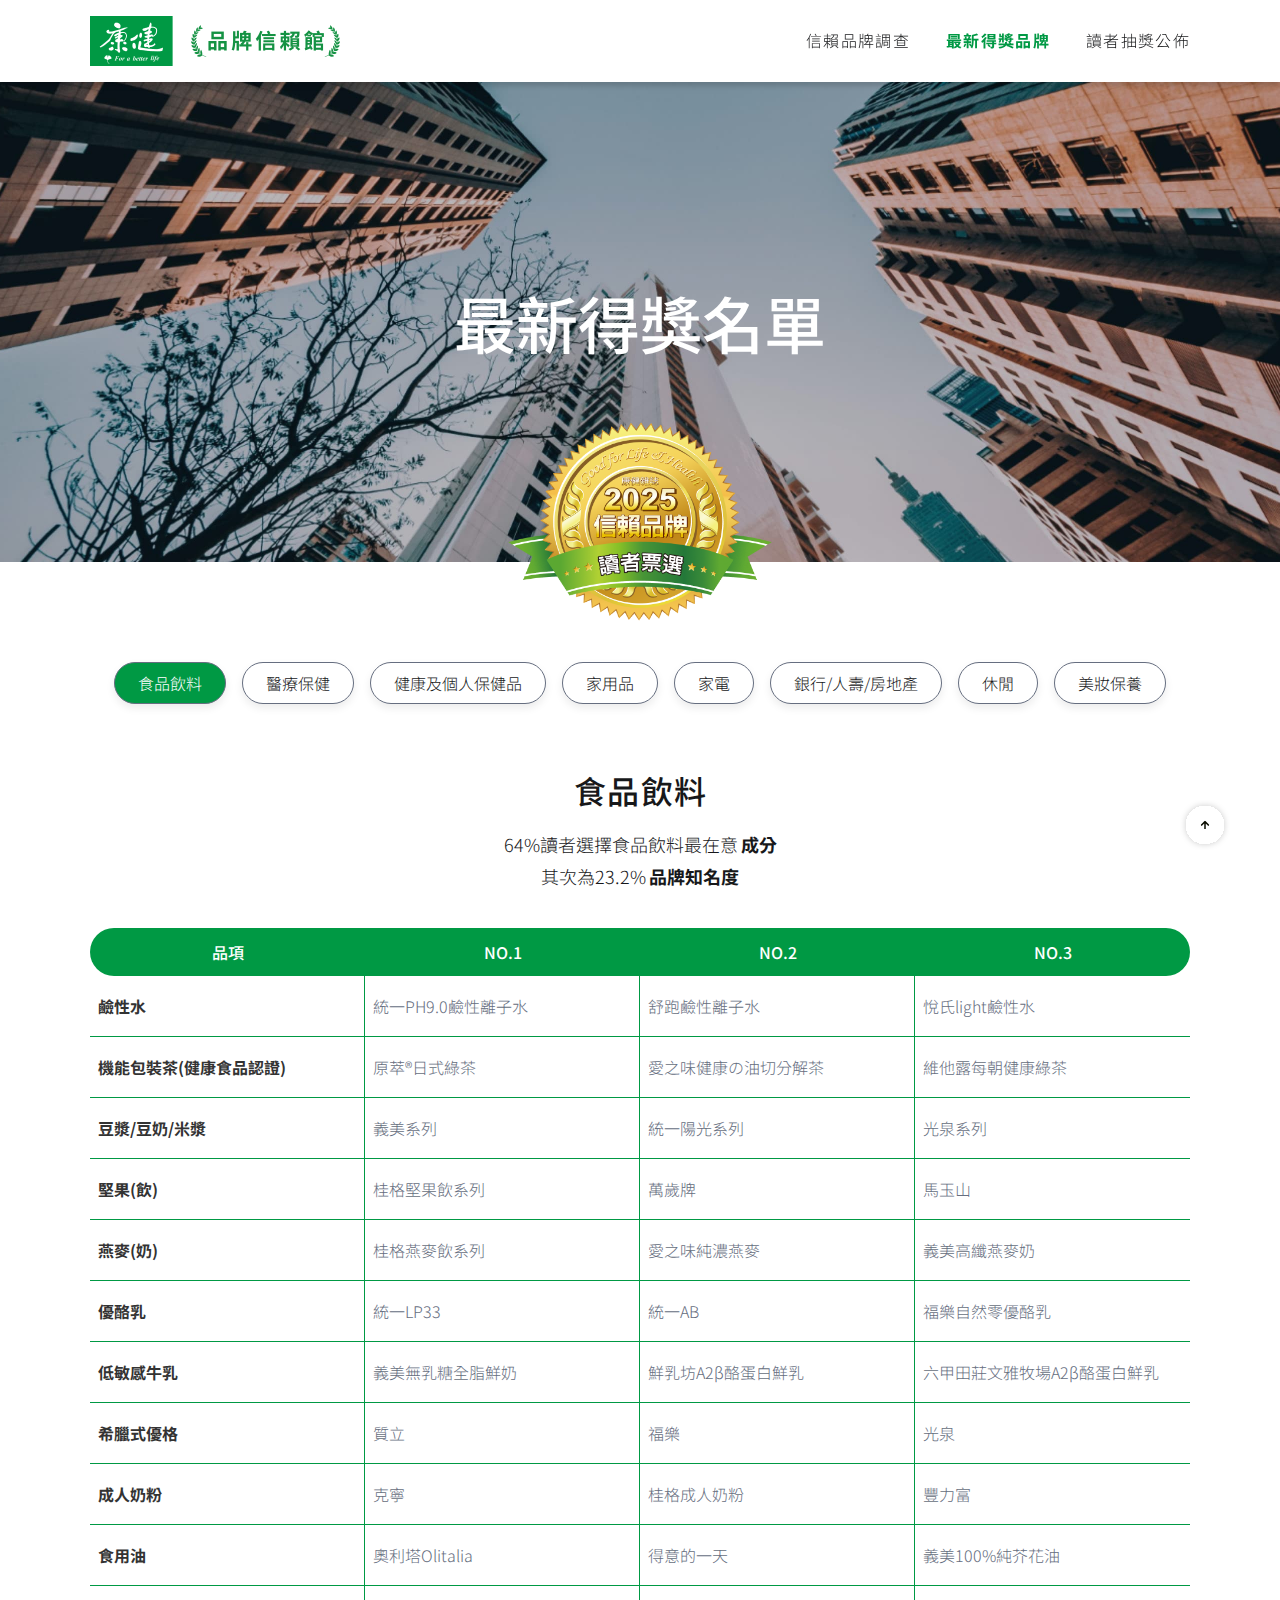
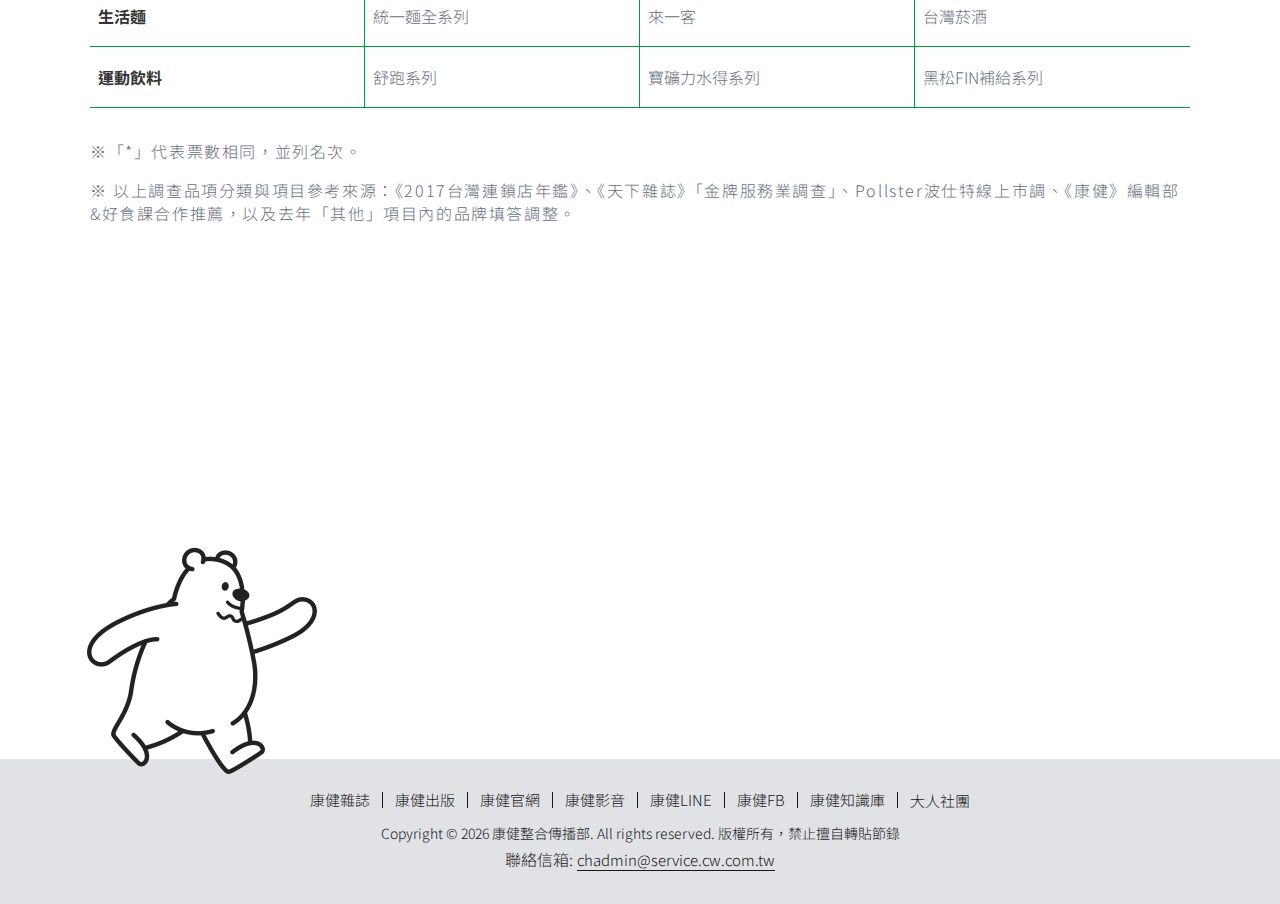
<file: award.html>
<!DOCTYPE html>
<html lang="zh-Hant">
<head>
	<meta charset="UTF-8">
	<meta name="viewport" content="width=device-width, initial-scale=1, shrink-to-fit=no">
	<title>2026最新得獎品牌 | 信賴，是品牌永續關鍵</title>
	<meta property="og:title" content="2026最新得獎品牌 | 信賴，是品牌永續關鍵" />
	<meta property="og:description" content="康健信賴品牌大調查2026年得獎品牌，是以食品飲料、醫療保健、家用品、家電等8大產業類別，以及各小細項分門別類出品牌的信賴票選結果。唯有來自重要消費者的真實聲音，才能共同為台灣選擇出值得信賴的好品牌！">
	<meta property="og:site_name" content="2026最新得獎品牌 | 信賴，是品牌永續關鍵">
	<meta property="og:image" content="https://www.commonhealth.com.tw/event/health-branding/images/share2026.jpg" />
	<link rel="canonical" href="https://www.commonhealth.com.tw/event/health-branding/award.html">

	<meta property="fb:pages" content="138654461200">
	<meta property="fb:pages" content="1537360033181144" />
	<meta property="fb:pages" content="654250351375124" />
	<meta property="fb:pages" content="654250351375124" />
	<meta property="fb:pages" content="307869372947150" />

	<link rel="icon" href="https://www.commonhealth.com.tw/assets/images/favicon.ico">
	<link rel="shortcut icon" href="https://www.commonhealth.com.tw/assets/images/apple-touch-icon.png" type="image/x-icon">
	<link href="https://www.commonhealth.com.tw/assets/images/favicon-16x16.png" rel="apple-touch-icon" sizes="16x16">
	<link href="https://www.commonhealth.com.tw/assets/images/favicon-32x32.png" rel="apple-touch-icon" sizes="32x32">
	<link rel="apple-touch-icon" href="https://www.commonhealth.com.tw/assets/images/apple-touch-icon_58.png">
	<link rel="apple-touch-icon" sizes="80x80" href="https://www.commonhealth.com.tw/assets/images/apple-touch-icon-80.png">
	<link rel="apple-touch-icon" sizes="152x152" href="https://www.commonhealth.com.tw/assets/images/apple-touch-icon-152.png">
	<link rel="apple-touch-icon" sizes="180x180" href="https://www.commonhealth.com.tw/assets/images/apple-touch-icon-180.png">
	<link rel="apple-touch-icon" sizes="167x167" href="https://www.commonhealth.com.tw/assets/images/apple-touch-icon-167.png">

	<link rel="stylesheet" href="css/bootstrap.min.css">
	<link rel="stylesheet" href="css/animate.css">
	<link rel="stylesheet" href="owl/owl.carousel.min.css">
	<link rel="stylesheet" href="owl/owl.theme.default.min.css">
	<link rel="stylesheet" type="text/css" href="css/style.css">

	<script type="text/javascript" src="https://script.crazyegg.com/pages/scripts/0032/0861.js" async="async"></script>
	<script type='text/javascript'>var _sf_startpt=(new Date()).getTime()</script>

	<!-- Google Tag Manager -->
	<noscript><iframe src="https://www.googletagmanager.com/ns.html?id=GTM-MCMN77"
	height="0" width="0" style="display:none;visibility:hidden"></iframe></noscript>

	<script>(function(w,d,s,l,i){w[l]=w[l]||[];w[l].push({'gtm.start':
	new Date().getTime(),event:'gtm.js'});var f=d.getElementsByTagName(s)[0],
	j=d.createElement(s),dl=l!='dataLayer'?'&l='+l:'';j.async=true;j.src=
	'https://www.googletagmanager.com/gtm.js?id='+i+dl;f.parentNode.insertBefore(j,f);
	})(window,document,'script','dataLayer','GTM-MCMN77');</script>
	<!-- End Google Tag Manager -->

	<!-- Facebook Pixel Code -->
	<script>
	!function(f,b,e,v,n,t,s)
	{if(f.fbq)return;n=f.fbq=function(){n.callMethod?
	n.callMethod.apply(n,arguments):n.queue.push(arguments)};
	if(!f._fbq)f._fbq=n;n.push=n;n.loaded=!0;n.version='2.0';
	n.queue=[];t=b.createElement(e);t.async=!0;
	t.src=v;s=b.getElementsByTagName(e)[0];
	s.parentNode.insertBefore(t,s)}(window, document,'script',
	'https://connect.facebook.net/en_US/fbevents.js');
	fbq('init', '153319238642910');
	fbq('track', 'PageView');
	</script>
	<noscript><img height="1" width="1" style="display:none"
	src="https://www.facebook.com/tr?id=153319238642910&ev=PageView&noscript=1"
	/></noscript>
	<!-- End Facebook Pixel Code -->

	<!-- GAM
	<script async='async' src='https://www.googletagservices.com/tag/js/gpt.js'></script>
	<script>
		var googletag = googletag || {};
		googletag.cmd = googletag.cmd || [];
	</script>

	<script>
		googletag.cmd.push(function() {
			googletag.defineSlot('/110393698/PC_2019health_brand_970x250', [[970, 250], [970, 90]], 'div-gpt-ad-1550828524897-0').addService(googletag.pubads());
			googletag.pubads().enableSingleRequest();
			googletag.pubads().collapseEmptyDivs();
			googletag.enableServices();
		});
	</script>
	<script>
		googletag.cmd.push(function() {
			googletag.defineSlot('/110393698/MB_2019health_brand_300x100', [ [300, 100], [300, 250]], 'div-gpt-ad-1550828882293-0').addService(googletag.pubads());
			googletag.pubads().enableSingleRequest();
			googletag.pubads().collapseEmptyDivs();
			googletag.enableServices();
		});
	</script> -->
</head>
<body>

<div id="fb-root"></div>
<script>(function(d, s, id) {
  var js, fjs = d.getElementsByTagName(s)[0];
  if (d.getElementById(id)) return;
  js = d.createElement(s); js.id = id;
  js.src = 'https://connect.facebook.net/zh_TW/sdk.js#xfbml=1&version=v2.12&appId=150286561711250&autoLogAppEvents=1';
  fjs.parentNode.insertBefore(js, fjs);
}(document, 'script', 'facebook-jssdk'));</script>

	<div class="page page--award" id="top">
		<header class="hd">
			<div class="container">
				<h1><a href="./">康健信賴品牌館</a></h1>
				<a class="menu-link"></a>
				<nav id="menu" role="navigation">
					<ul>
						<li class="menu"><a href="survey.html"><span>信賴品牌調查</span></a></li>
						<li class="menu current"><a href="award.html"><span>最新得獎品牌</span></a></li>
						<li class="menu"><a href="lottery.html"><span>讀者抽獎公佈</span></a></li>
					</ul>
				</nav>
			</div>
		</header>
		<div id="ctgtag"></div>
		<main class="main">
			<div class="kv">
				<div class="container">
					<div class="kv__content">
						<div class="topic wow fadeIn" data-wow-duration="0.5s" data-wow-delay="1s">最新得獎名單</div>
					</div>
				</div>
				<div class="img-trust wow fadeIn" data-wow-duration="0.5" data-wow-delay="1.3s">
					<img src="images/img_trust2025.png" alt="康健雜誌2025讀者票選信賴品牌">
				</div>
			</div>
			<section class="section section--tab">
				<div class="container">
					<div class="tab-select">
						<div class="tab-header">
							<span class="selected-tab">食品飲料</span>
							<span class="arrow"></span>
						</div>
						<div class="tab-options">
							<div class="tab-option is-food" data-tab="ctg1">食品飲料</div>
							<div class="tab-option is-medical" data-tab="ctg2">醫療保健</div>
							<div class="tab-option is-health" data-tab="ctg3">健康及個人保健品</div>
							<div class="tab-option is-furnishing" data-tab="ctg4">家用品</div>
							<div class="tab-option is-appliances" data-tab="ctg5">家電</div>
							<div class="tab-option is-finance" data-tab="ctg6">銀行/人壽/房地產</div>
							<div class="tab-option is-entertainment" data-tab="ctg7">休閒</div>
							<div class="tab-option is-makeup" data-tab="ctg8">美妝保養</div>
						</div>
					</div>
					<section class="tab-content is-food active" id="ctg1">
						<h2 class="title"><span>食品飲料</span></h2>
						<div class="award-notice">
							<p>64%讀者選擇食品飲料最在意<span class="wordcr">成分</span></p>
							<p>其次為23.2%<span class="wordcr">品牌知名度</span></p>
						</div>
						<div class="tb">
							<dl class="th row">
								<dt class="col-md-3">品項</dt>
								<dt class="col-md-3">NO.1</dt>
								<dt class="col-md-3">NO.2</dt>
								<dt class="col-md-3">NO.3</dt>
							</dl>
							<dl class="td row">
								<dt class="col-md-3"><span>鹼性水</span></dt>
								<dd class="col-md-3"><span>統一PH9.0鹼性離子水</span></dd>
								<dd class="col-md-3"><span>舒跑鹼性離子水</span></dd>
								<dd class="col-md-3"><span>悅氏light鹼性水</span></dd>
							</dl>
							<dl class="td row">
								<dt class="col-md-3"><span>機能包裝茶(健康食品認證)</span></dt>
								<dd class="col-md-3"><span>原萃®日式綠茶</span></dd>
								<dd class="col-md-3"><span>愛之味健康の油切分解茶</span></dd>
								<dd class="col-md-3"><span>維他露每朝健康綠茶</span></dd>
							</dl>
							<dl class="td row">
								<dt class="col-md-3"><span>豆漿/豆奶/米漿</span></dt>
								<dd class="col-md-3"><span>義美系列</span></dd>
								<dd class="col-md-3"><span>統一陽光系列</span></dd>
								<dd class="col-md-3"><span>光泉系列</span></dd>
							</dl>
							<dl class="td row">
								<dt class="col-md-3"><span>堅果(飲)</span></dt>
								<dd class="col-md-3"><span>桂格堅果飲系列</span></dd>
								<dd class="col-md-3"><span>萬歲牌</span></dd>
								<dd class="col-md-3"><span>馬玉山</span></dd>
							</dl>
							<dl class="td row">
								<dt class="col-md-3"><span>燕麥(奶)</span></dt>
								<dd class="col-md-3"><span>桂格燕麥飲系列</span></dd>
								<dd class="col-md-3"><span>愛之味純濃燕麥</span></dd>
								<dd class="col-md-3"><span>義美高纖燕麥奶</span></dd>
							</dl>
							<dl class="td row">
								<dt class="col-md-3"><span>優酪乳</span></dt>
								<dd class="col-md-3"><span>統一LP33</span></dd>
								<dd class="col-md-3"><span>統一AB</span></dd>
								<dd class="col-md-3"><span>福樂自然零優酪乳</span></dd>
							</dl>
							<dl class="td row">
								<dt class="col-md-3"><span>低敏感牛乳</span></dt>
								<dd class="col-md-3"><span>義美無乳糖全脂鮮奶</span></dd>
								<dd class="col-md-3"><span>鮮乳坊A2β酪蛋白鮮乳</span></dd>
								<dd class="col-md-3"><span>六甲田莊文雅牧場A2β酪蛋白鮮乳</span></dd>
							</dl>
							<dl class="td row">
								<dt class="col-md-3"><span>希臘式優格</span></dt>
								<dd class="col-md-3"><span>質立</span></dd>
								<dd class="col-md-3"><span>福樂</span></dd>
								<dd class="col-md-3"><span>光泉</span></dd>
							</dl>
							<dl class="td row">
								<dt class="col-md-3"><span>成人奶粉</span></dt>
								<dd class="col-md-3"><span>克寧</span></dd>
								<dd class="col-md-3"><span>桂格成人奶粉</span></dd>
								<dd class="col-md-3"><span>豐力富</span></dd>
							</dl>
							<dl class="td row">
								<dt class="col-md-3"><span>食用油</span></dt>
								<dd class="col-md-3"><span>奧利塔Olitalia</span></dd>
								<dd class="col-md-3"><span>得意的一天</span></dd>
								<dd class="col-md-3"><span>義美100%純芥花油</span></dd>
							</dl>
							<dl class="td row">
								<dt class="col-md-3"><span>生活麵</span></dt>
								<dd class="col-md-3"><span>統一麵全系列</span></dd>
								<dd class="col-md-3"><span>來一客</span></dd>
								<dd class="col-md-3"><span>台灣菸酒</span></dd>
							</dl>
							<dl class="td row">
								<dt class="col-md-3"><span>運動飲料</span></dt>
								<dd class="col-md-3"><span>舒跑系列</span></dd>
								<dd class="col-md-3"><span>寶礦力水得系列</span></dd>
								<dd class="col-md-3"><span>黑松FIN補給系列</span></dd>
							</dl>
						</div>
					</section>
					<section class="tab-content is-medical" id="ctg2">
						<h2 class="title title-o"><span>醫療保健</span></h2>
						<div class="award-notice">
							<p>57.8%讀者選擇醫療保健商品最在意<span class="wordcr">成分</span><br>其次為25.5%<span class="wordcr">品牌知名度</span></p>
							<p>27.8%讀者選擇健康管理中心最在意<span class="wordcr">方案價格</span><br>其次為21.5%<span class="wordcr">專家諮詢</span></p>
						</div>
						<div class="tb">
							<dl class="th row">
								<dt class="col-md-3">品項</dt>
								<dt class="col-md-3">NO.1</dt>
								<dt class="col-md-3">NO.2</dt>
								<dt class="col-md-3">NO.3</dt>
							</dl>
							<dl class="td row">
								<dt class="col-md-3"><span>隱形眼鏡</span></dt>
								<dd class="col-md-3"><span>博士倫</span></dd>
								<dd class="col-md-3"><span>嬌生</span></dd>
								<dd class="col-md-3"><span>愛爾康</span></dd>
							</dl>
							<dl class="td row">
								<dt class="col-md-3"><span>血糖機</span></dt>
								<dd class="col-md-3"><span>羅氏Accu-Chek</span></dd>
								<dd class="col-md-3"><span>Abbott亞培</span></dd>
								<dd class="col-md-3"><span>FORA福爾</span></dd>
							</dl>
							<dl class="td row">
								<dt class="col-md-3"><span>血壓計</span></dt>
								<dd class="col-md-3"><span>OMRON歐姆龍</span></dd>
								<dd class="col-md-3"><span>Panasonic(國際牌)</span></dd>
								<dd class="col-md-3"><span>FORA福爾</span></dd>
							</dl>
							<dl class="td row">
								<dt class="col-md-3"><span>特殊疾病營養補給品(癌症/糖尿病/腎臟病/肺部疾病)</span></dt>
								<dd class="col-md-3"><span>亞培全系列</span></dd>
								<dd class="col-md-3"><span>桂格完膳</span></dd>
								<dd class="col-md-3"><span>補體素倍力</span></dd>
							</dl>
							<dl class="td row">
								<dt class="col-md-3"><span>腸胃用藥</span></dt>
								<dd class="col-md-3"><span>欣表飛鳴</span></dd>
								<dd class="col-md-3"><span>若元胃腸錠</span></dd>
								<dd class="col-md-3"><span>金十字胃腸藥</span></dd>
							</dl>
							<dl class="td row">
								<dt class="col-md-3"><span>感冒止痛藥</span></dt>
								<dd class="col-md-3"><span>普拿疼</span></dd>
								<dd class="col-md-3"><span>大正百保能</span></dd>
								<dd class="col-md-3"><span>斯斯感冒膠囊</span></dd>
							</dl>
							<dl class="td row">
								<dt class="col-md-3"><span>痠痛舒緩</span></dt>
								<dd class="col-md-3"><span>普拿疼肌立</span></dd>
								<dd class="col-md-3"><span>撒隆巴斯</span></dd>
								<dd class="col-md-3"><span>肌樂</span></dd>
							</dl>
							<dl class="td row">
								<dt class="col-md-3"><span>健診中心</span></dt>
								<dd class="col-md-3"><span>國泰健康管理</span></dd>
								<dd class="col-md-3"><span>聯安診所</span></dd>
								<dd class="col-md-3"><span>哈佛健診</span></dd>
							</dl>
							<dl class="td row">
								<dt class="col-md-3"><span>連鎖藥局/醫材通路</span></dt>
								<dd class="col-md-3"><span>大樹</span></dd>
								<dd class="col-md-3"><span>康是美</span></dd>
								<dd class="col-md-3"><span>杏一</span></dd>
							</dl>
						</div>
					</section>
					<section class="tab-content is-health" id="ctg3">
						<h2 class="title"><span>健康及個人保健品</span></h2>
						<div class="award-notice">
							<p>61.6%讀者選擇健康及個人保健品最在意<span class="wordcr">成分</span></p>
							<p>其次為23.9%<span class="wordcr">品牌知名度</span></p>
						</div>
						<div class="tb">
							<dl class="th row">
								<dt class="col-md-3">品項</dt>
								<dt class="col-md-3">NO.1</dt>
								<dt class="col-md-3">NO.2</dt>
								<dt class="col-md-3">NO.3</dt>
							</dl>
							<dl class="td row">
								<dt class="col-md-3"><span>人蔘</span></dt>
								<dd class="col-md-3"><span>桂格養氣人蔘</span></dd>
								<dd class="col-md-3"><span>正官庄</span></dd>
								<dd class="col-md-3"><span>老協珍</span></dd>
							</dl>
							<dl class="td row">
								<dt class="col-md-3"><span>紅麴/納豆</span></dt>
								<dd class="col-md-3"><span>娘家大紅麴</span></dd>
								<dd class="col-md-3"><span>台酒生技</span></dd>
								<dd class="col-md-3"><span>長庚生技</span></dd>
							</dl>
							<dl class="td row">
								<dt class="col-md-3"><span>益生菌</span></dt>
								<dd class="col-md-3"><span>LP33益生菌膠囊</span></dd>
								<dd class="col-md-3"><span>娘家益生菌</span></dd>
								<dd class="col-md-3"><span>善存</span></dd>
							</dl>
							<dl class="td row">
								<dt class="col-md-3"><span>滴雞精</span></dt>
								<dd class="col-md-3"><span>老協珍</span></dd>
								<dd class="col-md-3"><span>白蘭氏</span></dd>
								<dd class="col-md-3"><span>娘家</span></dd>
							</dl>
							<dl class="td row">
								<dt class="col-md-3"><span>傳統雞精</span></dt>
								<dd class="col-md-3"><span>白蘭氏</span></dd>
								<dd class="col-md-3"><span>桂格雞精</span></dd>
								<dd class="col-md-3"><span>正官庄</span></dd>
							</dl>
							<dl class="td row">
								<dt class="col-md-3"><span>魚油</span></dt>
								<dd class="col-md-3"><span>suntory三得利</span></dd>
								<dd class="col-md-3"><span>大研生醫</span></dd>
								<dd class="col-md-3"><span>白蘭氏</span></dd>
							</dl>
							<dl class="td row">
								<dt class="col-md-3"><span>葉黃素</span></dt>
								<dd class="col-md-3"><span>善存</span></dd>
								<dd class="col-md-3"><span>天地合補葉黃素飲</span></dd>
								<dd class="col-md-3"><span>白蘭氏</span></dd>
							</dl>
							<dl class="td row">
								<dt class="col-md-3"><span>葡萄糖胺/UC-II/軟骨素</span></dt>
								<dd class="col-md-3"><span>維骨力</span></dd>
								<dd class="col-md-3"><span>Move Free益節</span></dd>
								<dd class="col-md-3"><span>天地合補葡萄糖胺飲</span></dd>
							</dl>
							<dl class="td row">
								<dt class="col-md-3"><span>綜合維他命/礦物質</span></dt>
								<dd class="col-md-3"><span>善存</span></dd>
								<dd class="col-md-3"><span>Nutrilite 紐崔萊</span></dd>
								<dd class="col-md-3"><span>DHC</span></dd>
							</dl>
							<dl class="td row">
								<dt class="col-md-3"><span>鈣片</span></dt>
								<dd class="col-md-3"><span>挺立</span></dd>
								<dd class="col-md-3"><span>Nutrilite 紐崔萊</span></dd>
								<dd class="col-md-3"><span>suntory三得利</span></dd>
							</dl>
							<dl class="td row">
								<dt class="col-md-3"><span>燕窩</span></dt>
								<dd class="col-md-3"><span>老行家</span></dd>
								<dd class="col-md-3"><span>老協珍</span></dd>
								<dd class="col-md-3"><span>天地合補官燕窩</span></dd>
							</dl>
							<dl class="td row">
								<dt class="col-md-3"><span>營養補給品</span></dt>
								<dd class="col-md-3"><span>亞培安素</span></dd>
								<dd class="col-md-3"><span>桂格完膳</span></dd>
								<dd class="col-md-3"><span>補體素</span></dd>
							</dl>
							<dl class="td row">
								<dt class="col-md-3"><span>酵素</span></dt>
								<dd class="col-md-3"><span>長庚生技</span></dd>
								<dd class="col-md-3"><span>大漢酵素</span></dd>
								<dd class="col-md-3"><span>大和酵素</span></dd>
							</dl>
							<dl class="td row">
								<dt class="col-md-3"><span>靈芝</span></dt>
								<dd class="col-md-3"><span>桂格活靈芝</span></dd>
								<dd class="col-md-3"><span>葡萄王</span></dd>
								<dd class="col-md-3"><span>長庚生技</span></dd>
							</dl>
							<dl class="td row">
								<dt class="col-md-3"><span>膠原蛋白</span></dt>
								<dd class="col-md-3"><span>白蘭氏</span></dd>
								<dd class="col-md-3"><span>DHC</span></dd>
								<dd class="col-md-3"><span>大研生醫</span></dd>
							</dl>
							<dl class="td row">
								<dt class="col-md-3"><span>GABA/芝麻素</span></dt>
								<dd class="col-md-3"><span>suntory三得利</span></dd>
								<dd class="col-md-3"><span>白蘭氏</span></dd>
								<dd class="col-md-3"><span>大研生醫</span></dd>
							</dl>
							<dl class="td row">
								<dt class="col-md-3"><span>友善高齡食品</span></dt>
								<dd class="col-md-3"><span>桂冠營養研究室健力湯系列</span></dd>
								<dd class="col-md-3"><span>奇美食品 好咀嚼介護食系列</span></dd>
								<dd class="col-md-3"><span>味王藜麥粥系列</span></dd>
							</dl>
						</div>
					</section>
					<section class="tab-content is-furnishing" id="ctg4">
						<h2 class="title title-o"><span>家用品</span></h2>
						<div class="award-notice">
							<p>46%讀者選擇家用品最在意<span class="wordcr">成分</span></p>
							<p>其次為27.5%<span class="wordcr">品牌知名度</span></p>
						</div>
						<div class="tb">
							<dl class="th row">
								<dt class="col-md-3">品項</dt>
								<dt class="col-md-3">NO.1</dt>
								<dt class="col-md-3">NO.2</dt>
								<dt class="col-md-3">NO.3</dt>
							</dl>
							<dl class="td row">
								<dt class="col-md-3"><span>牙膏/牙刷</span></dt>
								<dd class="col-md-3"><span>舒酸定</span></dd>
								<dd class="col-md-3"><span>高露潔</span></dd>
								<dd class="col-md-3"><span>好來(黑人)</span></dd>
							</dl>
							<dl class="td row">
								<dt class="col-md-3"><span>洗潤髮產品</span></dt>
								<dd class="col-md-3"><span>海倫仙度絲</span></dd>
								<dd class="col-md-3"><span>施巴</span></dd>
								<dd class="col-md-3"><span>花王KAO</span></dd>
							</dl>
							<dl class="td row">
								<dt class="col-md-3"><span>成人紙尿褲</span></dt>
								<dd class="col-md-3"><span>包大人</span></dd>
								<dd class="col-md-3"><span>來復易</span></dd>
								<dd class="col-md-3"><span>添寧</span></dd>
							</dl>
							<dl class="td row">
								<dt class="col-md-3"><span>染髮/著色用品</span></dt>
								<dd class="col-md-3"><span>美吾髮</span></dd>
								<dd class="col-md-3"><span>巴黎萊雅</span></dd>
								<dd class="col-md-3"><span>566</span></dd>
							</dl>
							<dl class="td row">
								<dt class="col-md-3"><span>洗衣粉/精/洗衣球</span></dt>
								<dd class="col-md-3"><span>橘子工坊</span></dd>
								<dd class="col-md-3"><span>一匙靈</span></dd>
								<dd class="col-md-3"><span>Ariel</span></dd>
							</dl>
							<dl class="td row">
								<dt class="col-md-3"><span>衣物芳香品</span></dt>
								<dd class="col-md-3"><span>熊寶貝</span></dd>
								<dd class="col-md-3"><span>Lenor蘭諾</span></dd>
								<dd class="col-md-3"><span>風倍清</span></dd>
							</dl>
							<dl class="td row">
								<dt class="col-md-3"><span>居家香氛</span></dt>
								<dd class="col-md-3"><span>L'OCCITANE歐舒丹</span></dd>
								<dd class="col-md-3"><span>MUJI無印良品</span></dd>
								<dd class="col-md-3"><span>Aēsop</span></dd>
							</dl>
							<dl class="td row">
								<dt class="col-md-3"><span>電動牙刷</span></dt>
								<dd class="col-md-3"><span>歐樂B</span></dd>
								<dd class="col-md-3"><span>PHILIPS飛利浦</span></dd>
								<dd class="col-md-3"><span>Panasonic(國際牌)</span></dd>
							</dl>
							<dl class="td row">
								<dt class="col-md-3"><span>浴廁清潔劑</span></dt>
								<dd class="col-md-3"><span>橘子工坊</span></dd>
								<dd class="col-md-3"><span>魔術靈</span></dd>
								<dd class="col-md-3"><span>威猛先生</span></dd>
							</dl>
							<dl class="td row">
								<dt class="col-md-3"><span>枕頭</span></dt>
								<dd class="col-md-3"><span>3M</span></dd>
								<dd class="col-md-3"><span>HOLA和樂家居</span></dd>
								<dd class="col-md-3"><span>IMAGER-37易眠枕</span></dd>
							</dl>
							<dl class="td row">
								<dt class="col-md-3"><span>床墊</span></dt>
								<dd class="col-md-3"><span>席夢思</span></dd>
								<dd class="col-md-3"><span>老K牌</span></dd>
								<dd class="col-md-3"><span>德泰</span></dd>
							</dl>
							<dl class="td row">
								<dt class="col-md-3"><span>殺蟲劑</span></dt>
								<dd class="col-md-3"><span>鱷魚必安住</span></dd>
								<dd class="col-md-3"><span>噴效</span></dd>
								<dd class="col-md-3"><span>莊臣雷達</span></dd>
							</dl>
						</div>
					</section>
					<section class="tab-content is-appliances" id="ctg5">
						<h2 class="title title-o"><span>家電</span></h2>
						<div class="award-notice">
							<p>63.5%讀者選擇家電最在意<span class="wordcr">功能性</span></p>
							<p>其次為22%<span class="wordcr">品牌知名度</span></p>
						</div>
						<div class="tb">
							<dl class="th row">
								<dt class="col-md-3">品項</dt>
								<dt class="col-md-3">NO.1</dt>
								<dt class="col-md-3">NO.2</dt>
								<dt class="col-md-3">NO.3</dt>
							</dl>
							<dl class="td row">
								<dt class="col-md-3"><span>冷氣機</span></dt>
								<dd class="col-md-3"><span>HITACHI日立</span></dd>
								<dd class="col-md-3"><span>DAIKIN大金</span></dd>
								<dd class="col-md-3"><span>Panasonic(國際牌)</span></dd>
							</dl>
							<dl class="td row">
								<dt class="col-md-3"><span>空氣清淨機</span></dt>
								<dd class="col-md-3"><span>Panasonic(國際牌)</span></dd>
								<dd class="col-md-3"><span>Dyson(戴森)</span></dd>
								<dd class="col-md-3"><span>HITACHI日立</span></dd>
							</dl>
							<dl class="td row">
								<dt class="col-md-3"><span>除濕機</span></dt>
								<dd class="col-md-3"><span>Panasonic(國際牌)</span></dd>
								<dd class="col-md-3"><span>HITACHI日立</span></dd>
								<dd class="col-md-3"><span>MITSUBISHI三菱電機</span></dd>
							</dl>
							<dl class="td row">
								<dt class="col-md-3"><span>淨水品牌</span></dt>
								<dd class="col-md-3"><span>BRITA</span></dd>
								<dd class="col-md-3"><span>賀眾牌</span></dd>
								<dd class="col-md-3"><span>3M</span></dd>
							</dl>
							<dl class="td row">
								<dt class="col-md-3"><span>食物調理機</span></dt>
								<dd class="col-md-3"><span>Panasonic(國際牌)</span></dd>
								<dd class="col-md-3"><span>貴夫人</span></dd>
								<dd class="col-md-3"><span>Vitamix</span></dd>
							</dl>
							<dl class="td row">
								<dt class="col-md-3"><span>吸塵器</span></dt>
								<dd class="col-md-3"><span>Dyson(戴森)</span></dd>
								<dd class="col-md-3"><span>Panasonic(國際牌)</span></dd>
								<dd class="col-md-3"><span>Electrolux伊萊克斯</span></dd>
							</dl>
							<dl class="td row">
								<dt class="col-md-3"><span>按摩椅</span></dt>
								<dd class="col-md-3"><span>OSIM</span></dd>
								<dd class="col-md-3"><span>FUJI按摩椅</span></dd>
								<dd class="col-md-3"><span>輝葉</span></dd>
							</dl>

						</div>
					</section>
					<section class="tab-content is-finance" id="ctg6">
						<h2 class="title title-o"><span>銀行/人壽/房地產</span></h2>
						<div class="award-notice">
							<p>55.5%讀者選擇銀行/人壽/房地產最在意<span class="wordcr">服務品質</span></p>
							<p>其次為16%<span class="wordcr">產品項目</span></p>
						</div>
						<div class="tb">
							<dl class="th row">
								<dt class="col-md-3">品項</dt>
								<dt class="col-md-3">NO.1</dt>
								<dt class="col-md-3">NO.2</dt>
								<dt class="col-md-3">NO.3</dt>
							</dl>
							<dl class="td row">
								<dt class="col-md-3"><span>銀行</span></dt>
								<dd class="col-md-3"><span>中國信託銀行</span></dd>
								<dd class="col-md-3"><span>國泰世華銀行</span></dd>
								<dd class="col-md-3"><span>臺灣銀行</span></dd>
							</dl>
							<dl class="td row">
								<dt class="col-md-3"><span>保險</span></dt>
								<dd class="col-md-3"><span>國泰人壽</span></dd>
								<dd class="col-md-3"><span>富邦人壽</span></dd>
								<dd class="col-md-3"><span>南山人壽</span></dd>
							</dl>
							<dl class="td row">
								<dt class="col-md-3"><span>房屋仲介</span></dt>
								<dd class="col-md-3"><span>信義房屋</span></dd>
								<dd class="col-md-3"><span>永慶房屋</span></dd>
								<dd class="col-md-3"><span>住商不動產</span></dd>
							</dl>
						</div>
					</section>
					<section class="tab-content is-entertainment" id="ctg7">
						<h2 class="title title-o"><span>休閒</span></h2>
						<div class="award-notice">
							<p>38.3% 讀者選擇休閒最在意<span class="wordcr">地點</span></p>
							<p>其次為28.7%<span class="wordcr">設備</span></p>
						</div>
						<div class="tb">
							<dl class="th row">
								<dt class="col-md-3">品項</dt>
								<dt class="col-md-3">NO.1</dt>
								<dt class="col-md-3">NO.2</dt>
								<dt class="col-md-3">NO.3</dt>
							</dl>
							<dl class="td row">
								<dt class="col-md-3"><span>健身房</span></dt>
								<dd class="col-md-3"><span>World Gym健身俱樂部</span></dd>
								<dd class="col-md-3"><span>健身工廠</span></dd>
								<dd class="col-md-3"><span>Curves可爾姿</span></dd>
							</dl>
						</div>
					</section>
					<section class="tab-content is-makeup" id="ctg8">
						<h2 class="title title-o"><span>美妝保養</span></h2>
						<div class="award-notice">
							<p>22.8%讀者選擇美妝保養最在意<span class="wordcr">成分</span></p>
							<p>其次為19.6%<span class="wordcr">代言人</span></p>
						</div>
						<div class="tb">
							<dl class="th row">
								<dt class="col-md-3">品項</dt>
								<dt class="col-md-3">NO.1</dt>
								<dt class="col-md-3">NO.2</dt>
								<dt class="col-md-3">NO.3</dt>
							</dl>
							<dl class="td row">
								<dt class="col-md-3"><span>臉部面霜</span></dt>
								<dd class="col-md-3"><span>SHISEIDO資生堂</span></dd>
								<dd class="col-md-3"><span>理膚寶水</span></dd>
								<dd class="col-md-3"><span>Estée Lauder雅詩蘭黛</span></dd>
							</dl>
							<dl class="td row">
								<dt class="col-md-3"><span>敏感肌身體乳</span></dt>
								<dd class="col-md-3"><span>施巴</span></dd>
								<dd class="col-md-3"><span>Cetaphil 舒特膚</span></dd>
								<dd class="col-md-3"><span>曼秀雷敦AD</span></dd>
							</dl>
						</div>
					</section>
					<div class="notice">
						<p>※「<span class="star">*</span>」代表票數相同，並列名次。</p>
						<p>※ 以上調查品項分類與項目參考來源：《2017台灣連鎖店年鑑》、《天下雜誌》「金牌服務業調查」、Pollster波仕特線上市調、《康健》編輯部&好食課合作推薦，以及去年「其他」項目內的品牌填答調整。</p>
					</div>
				</div>
			</section>
			<!-- GAM
			<section class="section section--ad">
				<div class="container">
					<div class="pc"> -->
						<!-- /110393698/PC_2019health_brand_970x250 -->
						<!-- GAM
						<div id='div-gpt-ad-1550828524897-0'>
							<script>
								googletag.cmd.push(function() { googletag.display('div-gpt-ad-1550828524897-0'); });
							</script>
						</div>
					</div>
					<div class="mb"> -->
						<!-- /110393698/MB_2019health_brand_300x100 -->
						<!-- GAM
						<div id='div-gpt-ad-1550828882293-0'>
							<script>
								googletag.cmd.push(function() { googletag.display('div-gpt-ad-1550828882293-0'); });
							</script>
						</div>
					</div>
				</div>
			</section> -->
			<section class="section section--record">
				<div class="container">
					<div class="section__content">
						<ul class="recordList wow fadeIn" data-wow-duration="0.5s" data-wow-delay="0.2s">
							<li class="recordList__item"><a href="survey.html" class="btn btn--history is-prev"><span class="btn__text">今年度信賴品牌調查</span></a></li>
							<li class="recordList__item"><a href="lottery.html" class="btn btn--history is-next"><span class="btn__text">今年度讀者抽獎公佈</span></a></li>
						</ul>
						<div class="passPage">
							<h2 class="passPage__title h2 wow fadeIn" data-wow-duration="0.5s" data-wow-delay="0.7s">歷年信賴品牌調查</h2>
							<div class="passPage__content wow fadeIn" data-wow-duration="0.5s" data-wow-delay="1.2s">
								<ul class="passList">
									<li class="passList__item"><a href="https://www.commonhealth.com.tw/event/2025health-branding/" class="btn btn--passPage" target="_blank"><span class="btn__text">2025</span></a></li>
									<li class="passList__item"><a href="https://www.commonhealth.com.tw/event/2024health-branding/" class="btn btn--passPage" target="_blank"><span class="btn__text">2024</span></a></li>
									<li class="passList__item"><a href="https://www.commonhealth.com.tw/event/2023health-branding/" class="btn btn--passPage" target="_blank"><span class="btn__text">2023</span></a></li>
									<li class="passList__item"><a href="https://www.commonhealth.com.tw/event/2022health-branding/" class="btn btn--passPage" target="_blank"><span class="btn__text">2022</span></a></li>
									<li class="passList__item"><a href="https://www.commonhealth.com.tw/event/2021health-branding/" class="btn btn--passPage" target="_blank"><span class="btn__text">2021</span></a></li>
									<li class="passList__item"><a href="https://www.commonhealth.com.tw/event/2020health-branding/" class="btn btn--passPage" target="_blank"><span class="btn__text">2020</span></a></li>
									<li class="passList__item"><a href="https://www.commonhealth.com.tw/event/2019health-branding/" class="btn btn--passPage" target="_blank"><span class="btn__text">2019</span></a></li>
								</ul>
							</div>
						</div>
					</div>
				</div>
			</section>
		</main>
		<footer class="ft">
			<div class="container">
				<div class="ft-channel">
					<ul>
						<li><a href="https://www.commonhealth.com.tw/magazine/latest/" target="_blank">康健雜誌</a></li>
						<li><a href="https://www.commonhealth.com.tw/book/index.action" target="_blank">康健出版</a></li>
						<li><a href="https://www.commonhealth.com.tw/" target="_blank">康健官網</a></li>
						<li><a href="https://www.youtube.com/user/CommonHealthTV" target="_blank">康健影音</a></li>
						<li><a href="https://line.me/ti/p/@commonhealth" target="_blank">康健LINE</a></li>
						<br>
						<li><a href="https://www.facebook.com/commonhealth/" target="_blank">康健FB</a></li>
						<li><a href="https://kb.commonhealth.com.tw/" target="_blank">康健知識庫</a></li>
						<li><a href="https://club.commonhealth.com.tw/" target="_blank">大人社團</a></li>
					</ul>
				</div>
				<div class="ft-copyright">
					Copyright © 2026 康健整合傳播部. <br>All rights reserved. 版權所有，禁止擅自轉貼節錄
				</div>
				<div class="ft-mail">
					聯絡信箱: <a href="mailto:chadmin@service.cw.com.tw">chadmin@service.cw.com.tw</a>
				</div>
			</div>
		</footer>
	</div>
	<a href="#ctgtag" class="gotop">TOP</a>

	<script src="js/jquery-latest.min.js"></script>
	<script src="js/jquery.mobile.custom.js"></script>
	<script src="js/popper.min.js"></script>
	<script src="js/bootstrap.min.js"></script>
	<script src="js/Chart.js"></script>
	<script src="js/wow.js"></script>
	<script src="owl/owl.carousel.min.js"></script>
	<script src="js/common.js"></script>
	<script src="js/award.js"></script>


<script type='text/javascript'>
    var _sf_async_config={};
    /** CONFIGURATION START **/
    _sf_async_config.uid = 64865;
    _sf_async_config.domain = 'topic.commonhealth.com.tw';
    _sf_async_config.useCanonical = true;
    _sf_async_config.sections = '廣告專輯';  //CHANGE THIS
    _sf_async_config.authors = '2026信賴品牌館';    //CHANGE THIS
    /** CONFIGURATION END **/
    (function(){
      function loadChartbeat() {
        window._sf_endpt=(new Date()).getTime();
        var e = document.createElement('script');
        e.setAttribute('language', 'javascript');
        e.setAttribute('type', 'text/javascript');
        e.setAttribute('src', 'https://static.chartbeat.com/js/chartbeat.js');
        document.body.appendChild(e);
      }
      var oldonload = window.onload;
      window.onload = (typeof window.onload != 'function') ?
         loadChartbeat : function() { oldonload(); loadChartbeat(); };
    })();
</script>
</body>
</html>
</file>
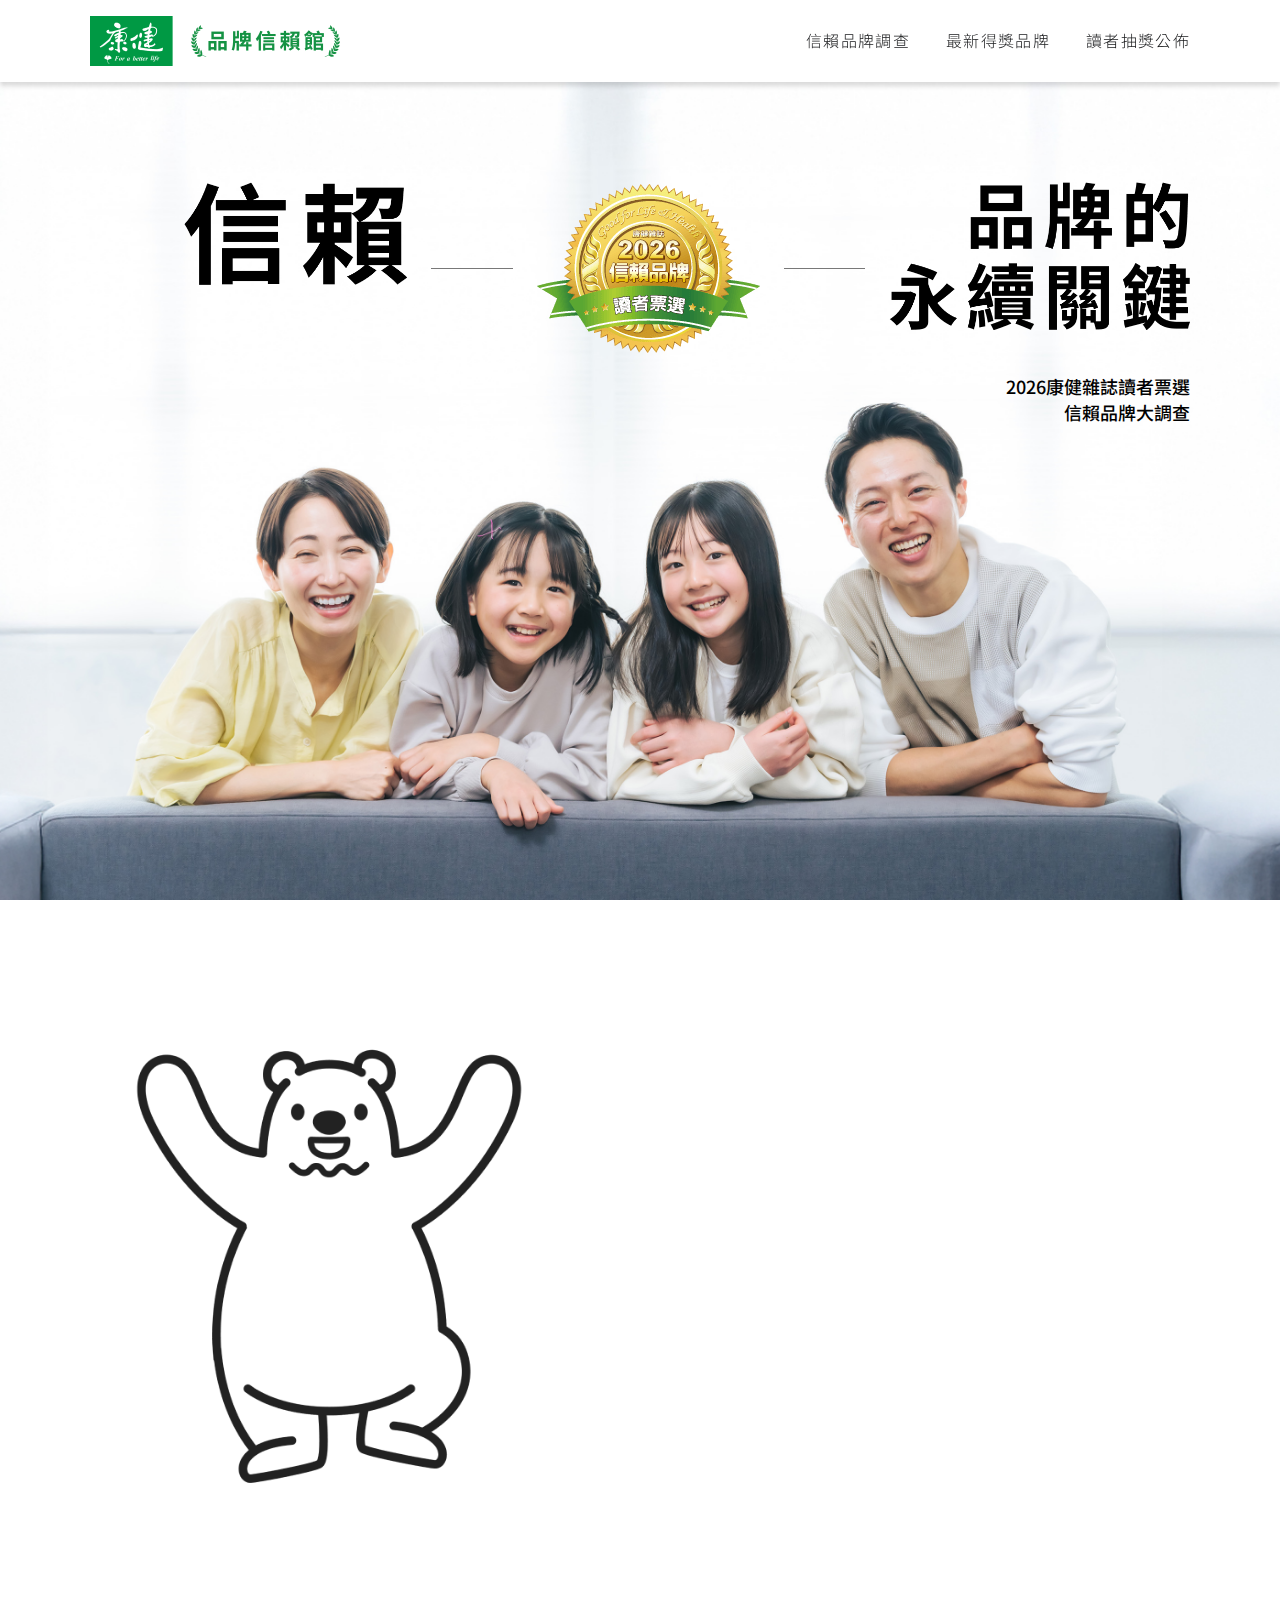
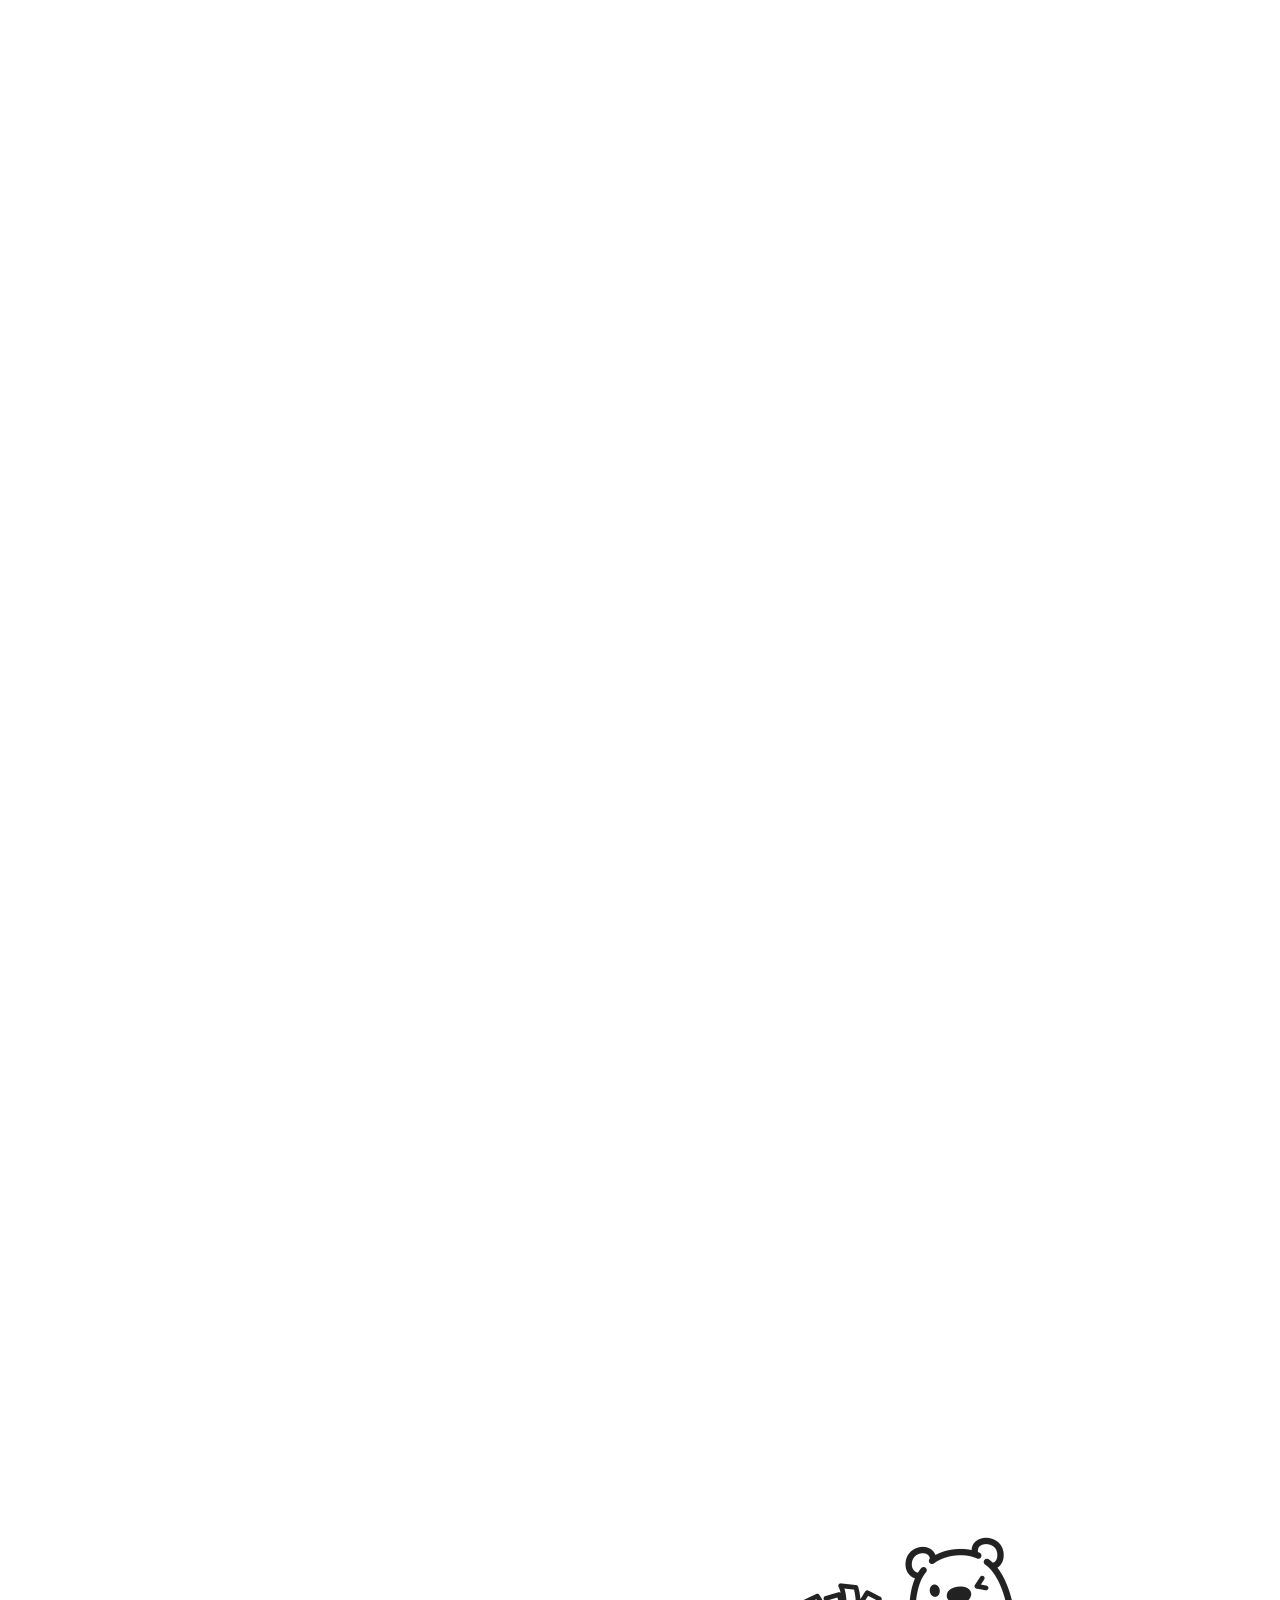
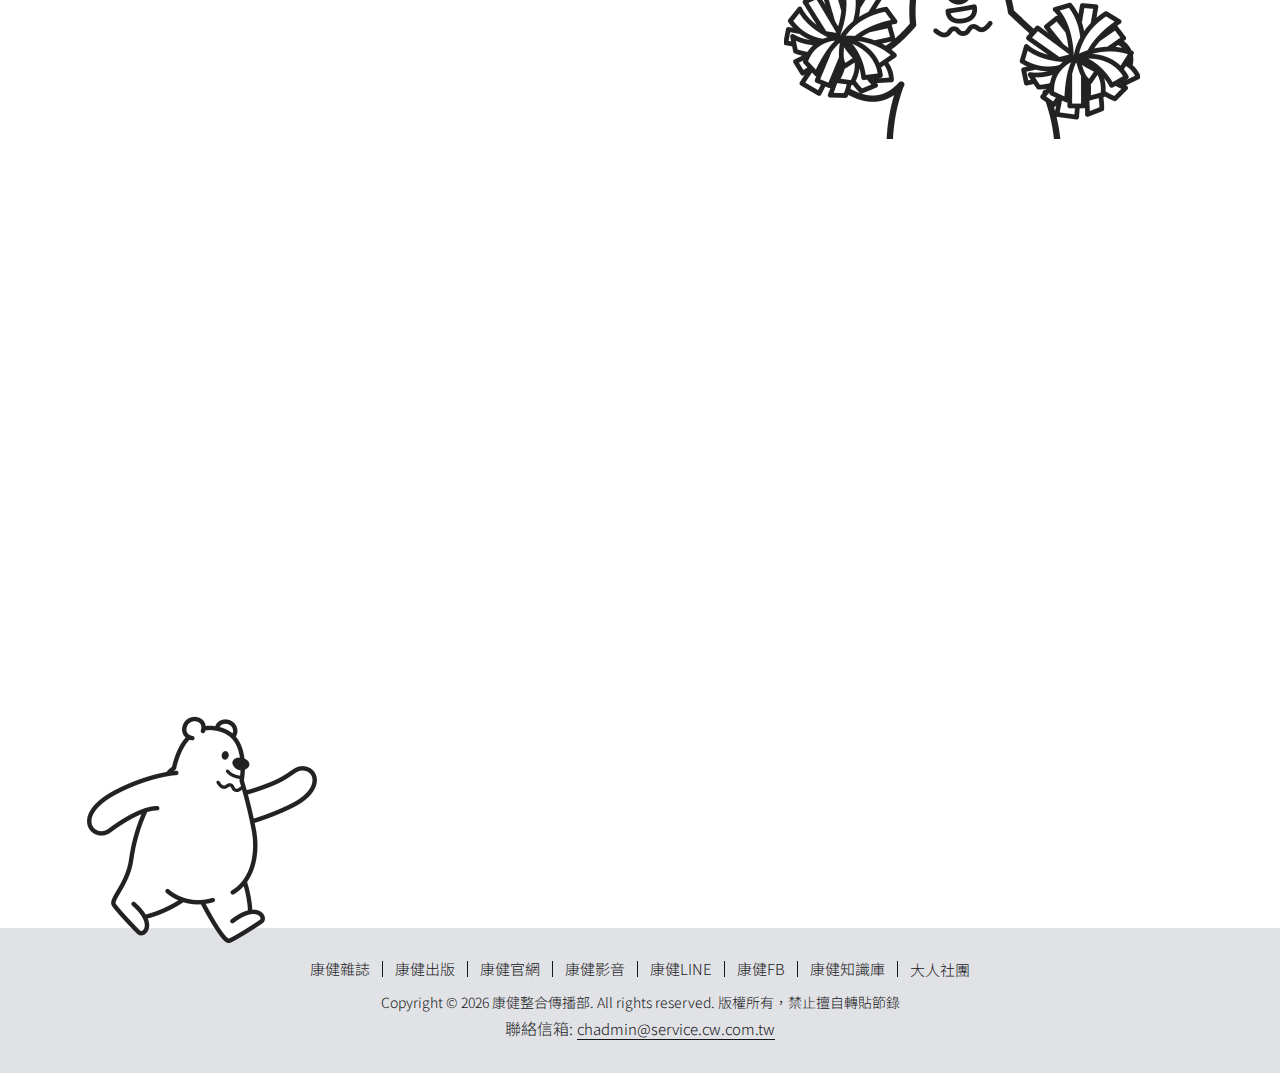
<file: index-comingsoon.html>
<!-- <%@ page language="java" contentType="text/html; charset=UTF-8" pageEncoding="UTF-8"%> -->

<!DOCTYPE html>
<html lang="zh-Hant">
<head>
	<meta charset="UTF-8">
	<meta name="viewport" content="width=device-width, initial-scale=1, shrink-to-fit=no">
	<title>2026信賴品牌館 | 信賴，是品牌永續關鍵</title>
	<meta property="og:title" content="2026信賴品牌館 | 信賴，是品牌永續關鍵" />
	<meta property="og:description" content="康健信賴品牌大調查一直相信唯有來自重要消費者的真實聲音，才能共同為台灣選擇出值得信賴的好品牌！健康意識高漲的抗齡時代下2026年也不例外，品牌信任感不但是企業健康形象以及品牌內涵的投射，更是讓消費者可以放心地與親友分享、安心的使用與採購。">
	<meta property="og:site_name" content="2026信賴品牌館 | 信賴，是品牌永續關鍵">
	<meta property="og:image" content="https://www.commonhealth.com.tw/event/health-branding/images/share2026.jpg" />
	<link rel="canonical" href="https://www.commonhealth.com.tw/event/health-branding/">

	<meta property="fb:pages" content="138654461200">
	<meta property="fb:pages" content="1537360033181144" />
	<meta property="fb:pages" content="654250351375124" />
	<meta property="fb:pages" content="654250351375124" />
	<meta property="fb:pages" content="307869372947150" />

	<link rel="icon" href="https://www.commonhealth.com.tw/assets/images/favicon.ico">
	<link rel="shortcut icon" href="https://www.commonhealth.com.tw/assets/images/apple-touch-icon.png" type="image/x-icon">
	<link href="https://www.commonhealth.com.tw/assets/images/favicon-16x16.png" rel="apple-touch-icon" sizes="16x16">
	<link href="https://www.commonhealth.com.tw/assets/images/favicon-32x32.png" rel="apple-touch-icon" sizes="32x32">
	<link rel="apple-touch-icon" href="https://www.commonhealth.com.tw/assets/images/apple-touch-icon_58.png">
	<link rel="apple-touch-icon" sizes="80x80" href="https://www.commonhealth.com.tw/assets/images/apple-touch-icon-80.png">
	<link rel="apple-touch-icon" sizes="152x152" href="https://www.commonhealth.com.tw/assets/images/apple-touch-icon-152.png">
	<link rel="apple-touch-icon" sizes="180x180" href="https://www.commonhealth.com.tw/assets/images/apple-touch-icon-180.png">
	<link rel="apple-touch-icon" sizes="167x167" href="https://www.commonhealth.com.tw/assets/images/apple-touch-icon-167.png">

	<link rel="stylesheet" href="css/bootstrap.min.css">
	<link rel="stylesheet" href="css/animate.css">
	<link rel="stylesheet" href="owl/owl.carousel.min.css">
	<link rel="stylesheet" href="owl/owl.theme.default.min.css">
	<link rel="stylesheet" type="text/css" href="css/style.css">

	<script type="text/javascript" src="https://script.crazyegg.com/pages/scripts/0032/0861.js" async="async"></script>
	<script type='text/javascript'>var _sf_startpt=(new Date()).getTime()</script>

	<!-- Google Tag Manager -->
	<noscript><iframe src="https://www.googletagmanager.com/ns.html?id=GTM-MCMN77"
	height="0" width="0" style="display:none;visibility:hidden"></iframe></noscript>

	<script>(function(w,d,s,l,i){w[l]=w[l]||[];w[l].push({'gtm.start':
	new Date().getTime(),event:'gtm.js'});var f=d.getElementsByTagName(s)[0],
	j=d.createElement(s),dl=l!='dataLayer'?'&l='+l:'';j.async=true;j.src=
	'https://www.googletagmanager.com/gtm.js?id='+i+dl;f.parentNode.insertBefore(j,f);
	})(window,document,'script','dataLayer','GTM-MCMN77');</script>
	<!-- End Google Tag Manager -->

	<!-- Facebook Pixel Code -->
	<script>
	!function(f,b,e,v,n,t,s)
	{if(f.fbq)return;n=f.fbq=function(){n.callMethod?
	n.callMethod.apply(n,arguments):n.queue.push(arguments)};
	if(!f._fbq)f._fbq=n;n.push=n;n.loaded=!0;n.version='2.0';
	n.queue=[];t=b.createElement(e);t.async=!0;
	t.src=v;s=b.getElementsByTagName(e)[0];
	s.parentNode.insertBefore(t,s)}(window, document,'script',
	'https://connect.facebook.net/en_US/fbevents.js');
	fbq('init', '153319238642910');
	fbq('track', 'PageView');
	</script>
	<noscript><img height="1" width="1" style="display:none"
	src="https://www.facebook.com/tr?id=153319238642910&ev=PageView&noscript=1"
	/></noscript>
	<!-- End Facebook Pixel Code -->

	<!-- GAM
	<script async='async' src='https://www.googletagservices.com/tag/js/gpt.js'></script>
	<script>
		var googletag = googletag || {};
		googletag.cmd = googletag.cmd || [];
	</script>

	<script>
		googletag.cmd.push(function() {
			googletag.defineSlot('/110393698/PC_2019health_brand_970x250', [[970, 250], [970, 90]], 'div-gpt-ad-1550828524897-0').addService(googletag.pubads());
			googletag.pubads().enableSingleRequest();
			googletag.pubads().collapseEmptyDivs();
			googletag.enableServices();
		});
	</script>
	<script>
		googletag.cmd.push(function() {
			googletag.defineSlot('/110393698/MB_2019health_brand_300x100', [ [300, 100], [300, 250]], 'div-gpt-ad-1550828882293-0').addService(googletag.pubads());
			googletag.pubads().enableSingleRequest();
			googletag.pubads().collapseEmptyDivs();
			googletag.enableServices();
		});
	</script> -->
</head>
<body>
	<div id="fb-root"></div>
	<script>(function(d, s, id) {
		var js, fjs = d.getElementsByTagName(s)[0];
		if (d.getElementById(id)) return;
		js = d.createElement(s); js.id = id;
		js.src = 'https://connect.facebook.net/zh_TW/sdk.js#xfbml=1&version=v2.12&appId=150286561711250&autoLogAppEvents=1';
		fjs.parentNode.insertBefore(js, fjs);
		}(document, 'script', 'facebook-jssdk'));
	</script>

	<div class="page page--index" id="top">
		<header class="hd">
			<div class="container">
				<h1><a href="./">康健信賴品牌館</a></h1>
				<a class="menu-link"></a>
				<nav id="menu" role="navigation">
					<ul>
						<li class="menu"><a href="survey.html"><span>信賴品牌調查</span></a></li>
						<li class="menu"><a href="award.html"><span>最新得獎品牌</span></a></li>
						<li class="menu"><a href="lottery.html"><span>讀者抽獎公佈</span></a></li>
					</ul>
				</nav>
			</div>
		</header>
		<main class="main">
			<div class="kv">
				<div class="container is-pc">
					<div class="kv__content">
						<div class="topic">
							<div class="line1 wow fadeIn" data-wow-duration="0.5s" data-wow-delay="1s">
								<img src="images/kv-slogan1.png" alt="信賴">
							</div>
						</div>
						<div class="img-trust wow fadeIn" data-wow-duration="0.5s" data-wow-delay="1.3s">
							<img src="images/img_trust2026.png" alt="康健雜誌2026讀者票選信賴品牌">
						</div>
						<div class="subTitle">
							<h3 class="line1 wow fadeIn" data-wow-duration="0.5s" data-wow-delay="1.6s">
								<img src="images/kv-slogan2.png" alt="品牌的永續關鍵">
							</h3>
							<div class="desc wow fadeIn" data-wow-duration="0.5s" data-wow-delay="2s">2026康健雜誌讀者票選<br>信賴品牌大調查</div>
						</div>
					</div>
				</div>
				<div class="container is-mb">
					<div class="kv__content">
						<div class="topic">
							<div class="line1 wow fadeIn" data-wow-duration="0.5s" data-wow-delay="1s">
								信賴
							</div>
							<div class="line2 wow fadeIn" data-wow-duration="0.5s" data-wow-delay="1.3s">品牌的永續關鍵</div>
						</div>
						<div class="img-trust wow fadeIn" data-wow-duration="0.5s" data-wow-delay="1.6s">
							<img src="images/img_trust2026.png" alt="康健雜誌2026讀者票選信賴品牌">
						</div>
						<div class="subTitle">
							<div class="desc wow fadeIn" data-wow-duration="0.5s" data-wow-delay="2s">2026康健雜誌讀者票選<br>信賴品牌大調查</div>
						</div>
					</div>
				</div>
			</div>
			<div id="topAnchor"></div>
			<section class="section section--flow">
				<div class="container">
					<div class="bulletin">
						<div class="bulletin__text">
							<h2 class="title wow fadeIn" data-wow-duration="0.5s" data-wow-delay="0.2s">
								<div class="title__topic">品牌x用戶</div>
								<div class="title__subTitle">看見信賴的力量</div>
							</h2>
							<div class="intro wow fadeIn" data-wow-duration="0.5s" data-wow-delay="0.7s">
								我們對於信賴的親朋好友，可以放心地互動與分享；對於信賴的好品牌，也總是能夠安心的使用與採購。<br><br>
								此項問卷調查共公佈八大項，近七十種品類，發掘讀者心目中最值得信賴的品牌。
							</div>
							<ul class="action wow fadeIn" data-wow-duration="0.5s" data-wow-delay="1.2s">
								<li>
									<a href="survey.html#cause" class="btn btn--arrow"><span class="btn__text">了解更多</span></a>
								</li>
								<li>
									<a href="survey.html#ctgtag" class="btn btn--arrow"><span class="btn__text">更多讀者行為</span></a>
								</li>
							</ul>
						</div>
						<div class="bulletin__image">
							<img src="images/img-bear_flow.png" alt="品牌x用戶 看見信賴的力量">
						</div>
					</div>
					<div class="news wow fadeIn" data-wow-duration="0.5s" data-wow-delay="1.2s">
						<h3 class="news__title"><span class="text h2">最新消息</span></h3>
						<div class="news__content">
							<ul class="newsList">
								<li class="newsList__item">
									<span class="date">2026.02.02</span>
									<a href="survey.html#ctgtag" class="link">2026年信賴品牌統計結果</a>
								</li>
							</ul>
						</div>
					</div>
				</div>
			</section>
			<!-- 名家專欄 start -->
			<section class="section section--column wow fadeIn" data-wow-duration="0.5s" data-wow-delay="1s">
				<div class="section__content">
					<div class="column-list owl-carousel">
						<div class="bx">
							<div class="clbimg">
								<a href="https://www.commonhealth.com.tw/article/91274?utm_source=cwmg_topic&utm_medium=affiliate&utm_campaign=extend-2025healthbranding-03-04-ad" target="_blank"><img src="images/climg-2025.jpg" alt="2025信賴品牌大調查公布：精明消費當道，品牌如何贏得信賴？"></a>
							</div>
							<div class="clbmain">
								<div class="container">
									<div class="inner">
										<div class="tag"><span class="tag__text">2025名家專欄</span></div>
										<p>精明消費當道，品牌如何贏得信賴？</p>
										<div class="action">
											<a href="https://www.commonhealth.com.tw/article/91274?utm_source=cwmg_topic&utm_medium=affiliate&utm_campaign=extend-2025healthbranding-03-04-ad" class="btn btn--arrow" target="_blank"><span class="btn__text">立即了解</span></a>
										</div>
									</div>
								</div>
							</div>
						</div>
						<div class="bx">
							<div class="clbimg">
								<a href="https://www.commonhealth.com.tw/article/89409?utm_source=cwmg_topic&utm_medium=affiliate&utm_campaign=extend-2024healthbranding-03-01-ad" target="_blank"><img src="images/climg-2024.jpg" alt="2024《康健》信賴品牌大調查結果公布-疫後仍積極顧健康，消費者最信哪個品牌？"></a>
							</div>
							<div class="clbmain">
								<div class="container">
									<div class="inner">
										<div class="tag"><span class="tag__text">2024名家專欄</span></div>
										<p>疫後仍積極顧健康 消費者最信哪個品牌？</p>
										<div class="action">
											<a href="https://www.commonhealth.com.tw/article/89409?utm_source=cwmg_topic&utm_medium=affiliate&utm_campaign=extend-2024healthbranding-03-01-ad" class="btn btn--arrow" target="_blank"><span class="btn__text">立即了解</span></a>
										</div>
									</div>
								</div>
							</div>
						</div>
						<div class="bx">
							<div class="clbimg">
								<a href="https://www.commonhealth.com.tw/article/87879?utm_source=cwmg_topic&utm_medium=affiliate&utm_campaign=extend-2023healthbranding-04-01-ad" target="_blank"><img src="images/climg-2023.jpg" alt="2023《康健》信賴品牌大調查結果公布-綠色消費融入生活，8成人願為環境永續多花錢"></a>
							</div>
							<div class="clbmain">
								<div class="container">
									<div class="inner">
										<div class="tag"><span class="tag__text">2023名家專欄</span></div>
										<p>綠色消費融入生活 8成人願為環境永續多花錢</p>
										<div class="action">
											<a href="https://www.commonhealth.com.tw/article/87879?utm_source=cwmg_topic&utm_medium=affiliate&utm_campaign=extend-2023healthbranding-04-01-ad" class="btn btn--arrow" target="_blank"><span class="btn__text">立即了解</span></a>
										</div>
									</div>
								</div>
							</div>
						</div>
						<div class="bx">
							<div class="clbimg">
								<a href="https://www.commonhealth.com.tw/article/85878?utm_source=cwmg_topic&utm_medium=affiliate&utm_campaign=extend-2022healthbranding-03-01-ad" target="_blank"><img src="images/climg-2022.jpg" alt="《康健》2022信賴品牌大調查 疫後消費網購成主流4大關鍵提升品牌忠誠度"></a>
							</div>
							<div class="clbmain">
								<div class="container">
									<div class="inner">
										<div class="tag"><span class="tag__text">2022名家專欄</span></div>
										<p>疫後消費網購成主流 4大關鍵提升品牌忠誠度</p>
										<div class="action">
											<a href="https://www.commonhealth.com.tw/article/85878?utm_source=cwmg_topic&utm_medium=affiliate&utm_campaign=extend-2022healthbranding-03-01-ad" class="btn btn--arrow" target="_blank"><span class="btn__text">立即了解</span></a>
										</div>
									</div>
								</div>
							</div>
						</div>
						<div class="bx">
							<div class="clbimg">
								<a href="https://www.commonhealth.com.tw/article/83859?utm_source=cwmg_topic&utm_medium=affiliate&utm_campaign=extend-2022healthbranding-03-01-ad" target="_blank"><img src="images/climg-2021.jpg" alt="《康健》2021信賴品牌大調查 後疫情時代消費取向4大趨勢 掌握品牌永續發展決戰力"></a>
							</div>
							<div class="clbmain">
								<div class="container">
									<div class="inner">
										<div class="tag"><span class="tag__text">2021名家專欄</span></div>
										<p>後疫情時代消費取向４大趨勢，掌握品牌永續發展決戰力</p>
										<div class="action">
											<a href="https://www.commonhealth.com.tw/article/83859?utm_source=cwmg_topic&utm_medium=affiliate&utm_campaign=extend-2022healthbranding-03-01-ad" class="btn btn--arrow" target="_blank"><span class="btn__text">立即了解</span></a>
										</div>
									</div>
								</div>
							</div>
						</div>
						<div class="bx">
							<div class="clbimg">
								<a href="https://bit.ly/2wLAEjr" target="_blank"><img src="images/climg-3.jpg" alt=""></a>
							</div>
							<div class="clbmain">
								<div class="container">
									<div class="inner">
										<div class="tag"><span class="tag__text">2020名家專欄</span></div>
										<p>信賴永續，讓品牌跟安心畫上等號。「品牌，就是信任兩個字！」賈伯斯如是說。</p>
										<div class="action">
											<a href="https://bit.ly/2wLAEjr" class="btn btn--arrow" target="_blank"><span class="btn__text">立即了解</span></a>
										</div>
									</div>
								</div>
							</div>
						</div>
					</div>
					<div class="custom-control">
						<div class="container">
								<div class="inner">
									<div id="column-dots" class="owl-dots">
									<button role="button" class="owl-dot"><span></span></button>
									<button role="button" class="owl-dot"><span></span></button>
									<button role="button" class="owl-dot"><span></span></button>
									<button role="button" class="owl-dot"><span></span></button>
									<button role="button" class="owl-dot"><span></span></button>
								</div>
								<div id="column-navs" class="custom-navs"></div>
							</div>
						</div>
					</div>
				</div>
			</section>
			<!-- 名家專欄 end -->
			<!-- 信賴品牌得獎公布 start -->
			<section class="section section--award">
				<div class="container">
					<div class="section__title">
						<h2 class="title wow fadeIn" data-wow-duration="0.5s" data-wow-delay="0.2s">
							<div class="title__subTitle">2026信賴品牌</div>
							<div class="title__topic">得獎公布</div>
						</h2>
						<div class="intro wow fadeIn" data-wow-duration="0.5s" data-wow-delay="0.7s">
							我們對於信賴的親朋好友，可以放心地互動與分享；對於信賴的好品牌，也總是能夠安心的使用與採購。<br><br>
							此項問卷調查共公佈八大項，近七十種品類，發掘讀者心目中最值得信賴的品牌。
						</div>
					</div>
					<div class="section__content wow fadeIn" data-wow-duration="0.5s" data-wow-delay="1.2s">
						<ul class="awardLinks">
							<li><a href="award.html#ctg1" class="btn btn--category is-food gtm-event" data-category="indextag" data-action="click" data-label="tag01"><span class="btn__text">食品飲料</span></a></li>
							<li><a href="award.html#ctg2" class="btn btn--category is-medical gtm-event" data-category="indextag" data-action="click" data-label="tag02"><span class="btn__text">醫療保健</span></a></li>
							<li><a href="award.html#ctg3" class="btn btn--category is-health gtm-event" data-category="indextag" data-action="click" data-label="tag03"><span class="btn__text">健康及個人保健品</span></a></li>
							<li><a href="award.html#ctg4" class="btn btn--category is-furnishing gtm-event" data-category="indextag" data-action="click" data-label="tag04"><span class="btn__text">家用品</span></a></li>
							<li><a href="award.html#ctg5" class="btn btn--category is-appliances gtm-event" data-category="indextag" data-action="click" data-label="tag05"><span class="btn__text">家電</span></a></li>
							<li><a href="award.html#ctg6" class="btn btn--category is-finance gtm-event" data-category="indextag" data-action="click" data-label="tag06"><span class="btn__text">銀行/人壽/房地產</span></a></li>
							<li><a href="award.html#ctg7" class="btn btn--category is-entertainment gtm-event" data-category="indextag" data-action="click" data-label="tag07"><span class="btn__text">休閒</span></a></li>
							<li><a href="award.html#ctg8" class="btn btn--category is-makeup gtm-event" data-category="indextag" data-action="click" data-label="tag07"><span class="btn__text">美妝保養</span></a></li>
						</ul>
					</div>
				</div>
			</section>
			<!-- 信賴品牌得獎公布 end -->
			<!-- 信賴品牌共同宣誓 start -->
			<section class="section section--brand is-comingsoon">
				<div class="section__title">
					<div class="container">
						<div class="titleWrap">
							<h2 class="title wow fadeIn" data-wow-duration="0.5s" data-wow-delay="0.5s">
								<div class="title__subTitle">2026信賴品牌</div>
								<div class="title__topic">共同宣誓</div>
							</h2>
						</div>
					</div>
				</div>
				<div class="section__content wow fadeIn" data-wow-duration="0.5s" data-wow-delay="1s">
					<div class="container">
						<div class="comingSoon">
							<div class="comingSoon__title">coming soon</div>
							<div class="comingSoon__date">3/1 公佈，敬請期待</div>
						</div>
					</div>
				</div>
			</section>
			<!-- 信賴品牌共同宣誓 end -->
			<!-- GAM
			<section class="section section--ad">
				<div class="container">
					<div class="pc"> -->
						<!-- /110393698/PC_2019health_brand_970x250 -->
						<!-- GAM
						<div id='div-gpt-ad-1550828524897-0'>
							<script>
								googletag.cmd.push(function() { googletag.display('div-gpt-ad-1550828524897-0'); });
							</script>
						</div>
					</div>
					<div class="mb"> -->
						<!-- /110393698/MB_2019health_brand_300x100 -->
						<!-- GAM
						<div id='div-gpt-ad-1550828882293-0'>
							<script>
								googletag.cmd.push(function() { googletag.display('div-gpt-ad-1550828882293-0'); });
							</script>
						</div>
					</div>
				</div>
			</section> -->
			<section class="section section--record">
				<div class="container">
					<div class="section__content">
						<ul class="recordList wow fadeIn" data-wow-duration="0.5s" data-wow-delay="0.2s">
							<li class="recordList__item"><a href="survey.html" class="btn btn--history is-next"><span class="btn__text">今年度信賴品牌調查</span></a></li>
						</ul>
						<div class="passPage">
							<h2 class="passPage__title h2 wow fadeIn" data-wow-duration="0.5s" data-wow-delay="0.7s">歷年信賴品牌調查</h2>
							<div class="passPage__content wow fadeIn" data-wow-duration="0.5s" data-wow-delay="1.2s">
								<ul class="passList">
									<li class="passList__item"><a href="https://www.commonhealth.com.tw/event/2025health-branding/" class="btn btn--passPage" target="_blank"><span class="btn__text">2025</span></a></li>
									<li class="passList__item"><a href="https://www.commonhealth.com.tw/event/2024health-branding/" class="btn btn--passPage" target="_blank"><span class="btn__text">2024</span></a></li>
									<li class="passList__item"><a href="https://www.commonhealth.com.tw/event/2023health-branding/" class="btn btn--passPage" target="_blank"><span class="btn__text">2023</span></a></li>
									<li class="passList__item"><a href="https://www.commonhealth.com.tw/event/2022health-branding/" class="btn btn--passPage" target="_blank"><span class="btn__text">2022</span></a></li>
									<li class="passList__item"><a href="https://www.commonhealth.com.tw/event/2021health-branding/" class="btn btn--passPage" target="_blank"><span class="btn__text">2021</span></a></li>
									<li class="passList__item"><a href="https://www.commonhealth.com.tw/event/2020health-branding/" class="btn btn--passPage" target="_blank"><span class="btn__text">2020</span></a></li>
									<li class="passList__item"><a href="https://www.commonhealth.com.tw/event/2019health-branding/" class="btn btn--passPage" target="_blank"><span class="btn__text">2019</span></a></li>
								</ul>
							</div>
						</div>
					</div>
				</div>
			</section>
		</main>
		<footer class="ft">
			<div class="container">
				<div class="ft-channel">
					<ul>
						<li><a href="https://www.commonhealth.com.tw/magazine/latest/" target="_blank">康健雜誌</a></li>
						<li><a href="https://www.commonhealth.com.tw/book/index.action" target="_blank">康健出版</a></li>
						<li><a href="https://www.commonhealth.com.tw/" target="_blank">康健官網</a></li>
						<li><a href="https://www.youtube.com/user/CommonHealthTV" target="_blank">康健影音</a></li>
						<li><a href="https://line.me/ti/p/@commonhealth" target="_blank">康健LINE</a></li>
						<br>
						<li><a href="https://www.facebook.com/commonhealth/" target="_blank">康健FB</a></li>
						<li><a href="https://kb.commonhealth.com.tw/" target="_blank">康健知識庫</a></li>
						<li><a href="https://club.commonhealth.com.tw/" target="_blank">大人社團</a></li>
					</ul>
				</div>
				<div class="ft-copyright">
					Copyright © 2026 康健整合傳播部. <br>All rights reserved. 版權所有，禁止擅自轉貼節錄
				</div>
				<div class="ft-mail">
					聯絡信箱: <a href="mailto:chadmin@service.cw.com.tw">chadmin@service.cw.com.tw</a>
				</div>
			</div>
		</footer>
	</div>
	<a href="#top" class="gotop">TOP</a>
	<script data-cfasync="false" src="https://www.commonhealth.com.tw/cdn-cgi/scripts/5c5dd728/cloudflare-static/email-decode.min.js"></script>
	<script src="js/jquery-latest.min.js"></script>
	<script src="js/jquery.mobile.custom.js"></script>
	<script src="js/popper.min.js"></script>
	<script src="js/bootstrap.min.js"></script>
	<script src="js/Chart.js"></script>
	<script src="js/wow.js"></script>
	<script src="owl/owl.carousel.min.js"></script>
	<script src="js/common.js"></script>
	<script type='text/javascript'>
		var _sf_async_config={};
		/** CONFIGURATION START **/
		_sf_async_config.uid = 64865;
		_sf_async_config.domain = 'topic.commonhealth.com.tw';
		_sf_async_config.useCanonical = true;
		_sf_async_config.sections = '廣告專輯';  //CHANGE THIS
		_sf_async_config.authors = '2026信賴品牌館';    //CHANGE THIS
		/** CONFIGURATION END **/
		(function(){
		function loadChartbeat() {
			window._sf_endpt=(new Date()).getTime();
			var e = document.createElement('script');
			e.setAttribute('language', 'javascript');
			e.setAttribute('type', 'text/javascript');
			e.setAttribute('src', 'https://static.chartbeat.com/js/chartbeat.js');
			document.body.appendChild(e);
		}
		var oldonload = window.onload;
		window.onload = (typeof window.onload != 'function') ?
			loadChartbeat : function() { oldonload(); loadChartbeat(); };
		})();
	</script>
	<script>
		$(function(){
			$('.gotop').hide();
			$(window).on('scroll', function(){
				var scroll_d = $(this).scrollTop(),
					dectPoint = $('#topAnchor').offset().top;
				if(scroll_d > dectPoint) {
					$('.gotop').fadeIn();
				} else {
					$('.gotop').fadeOut();
				}
			});
		});
	</script>
</body>
</html>
</file>
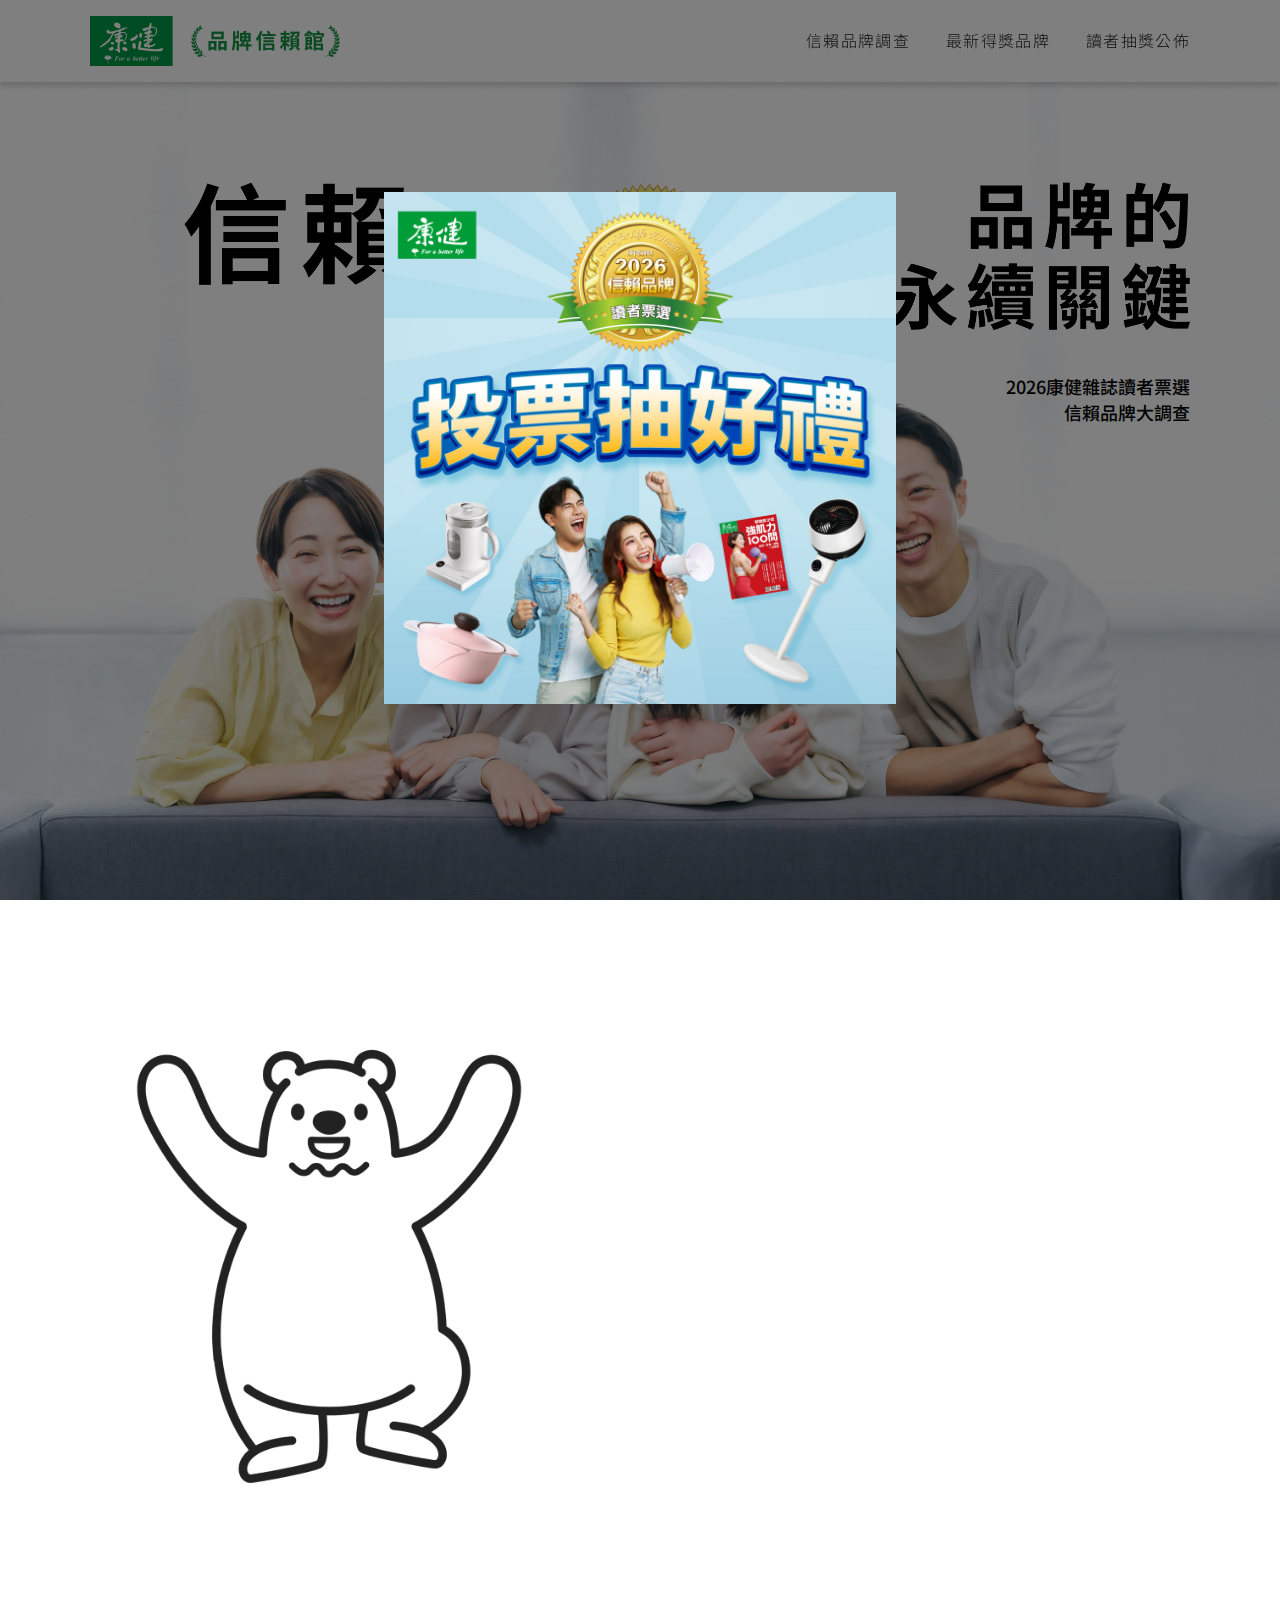
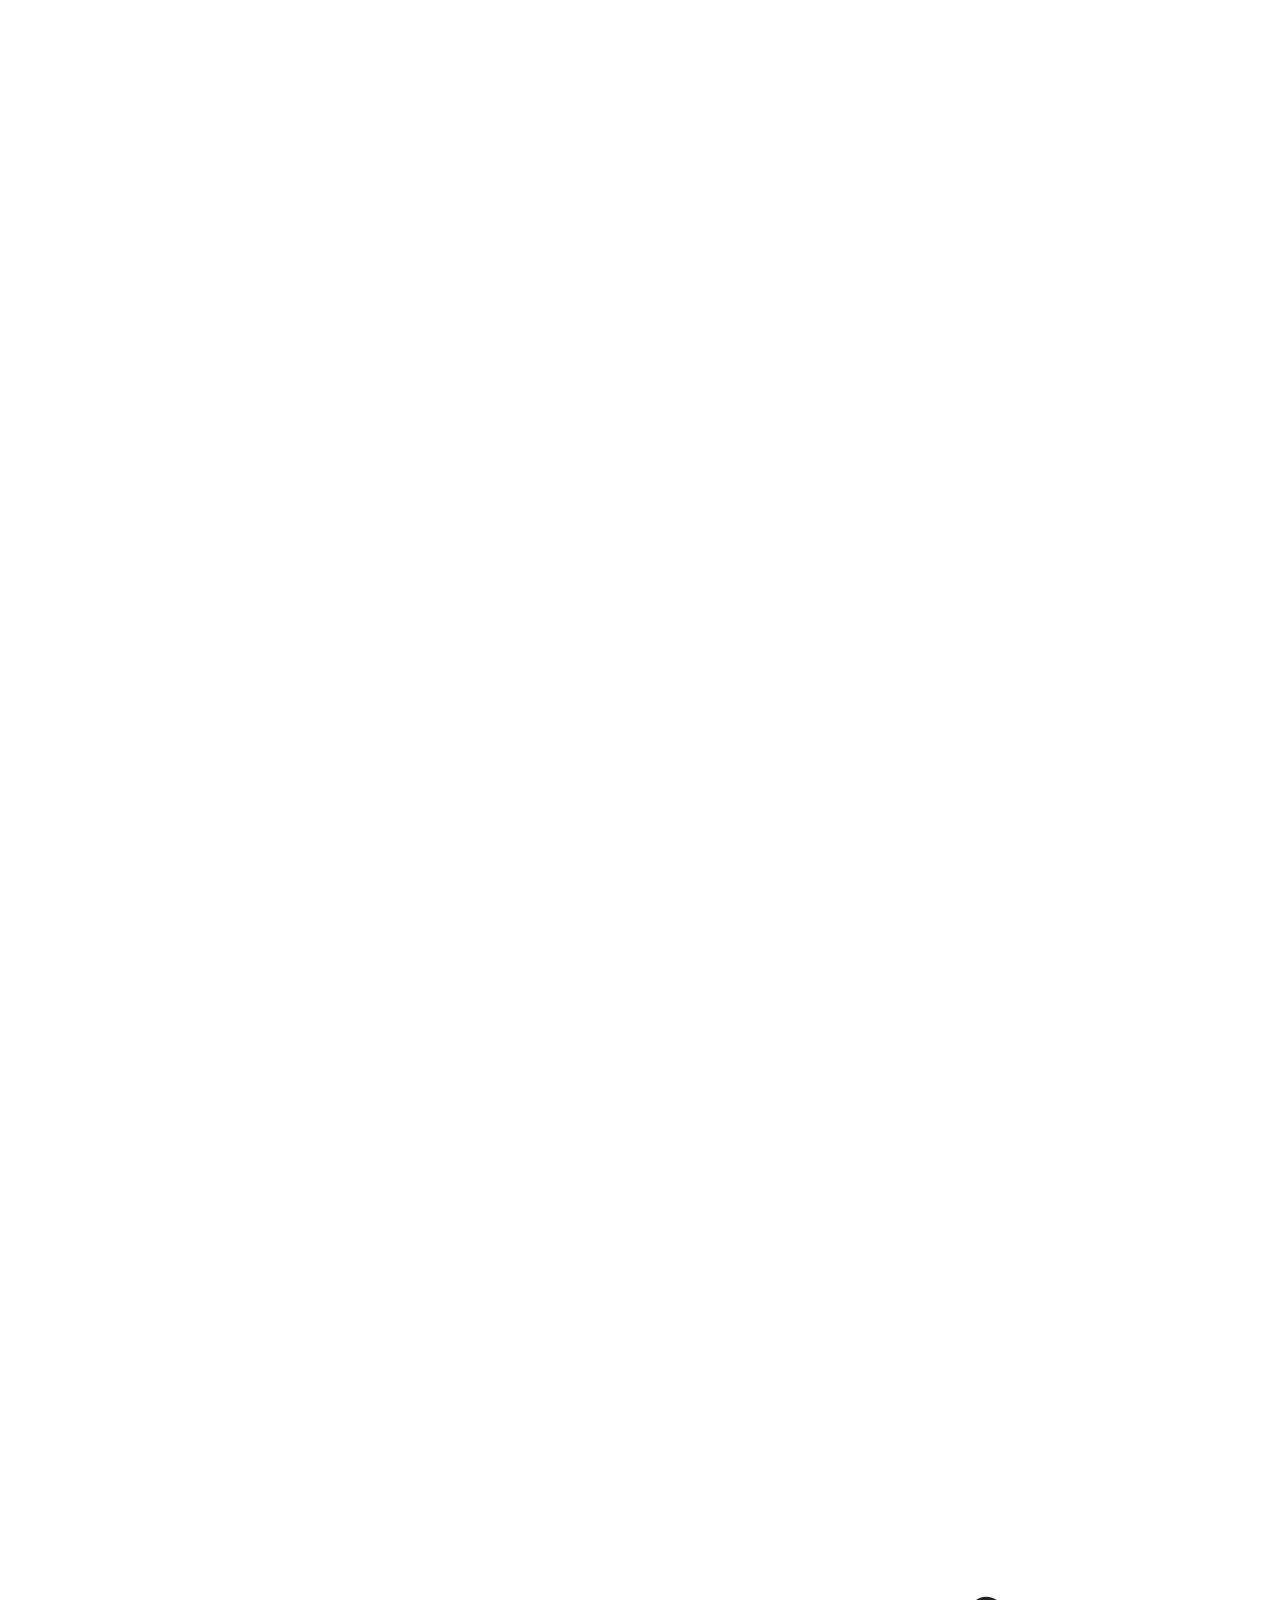
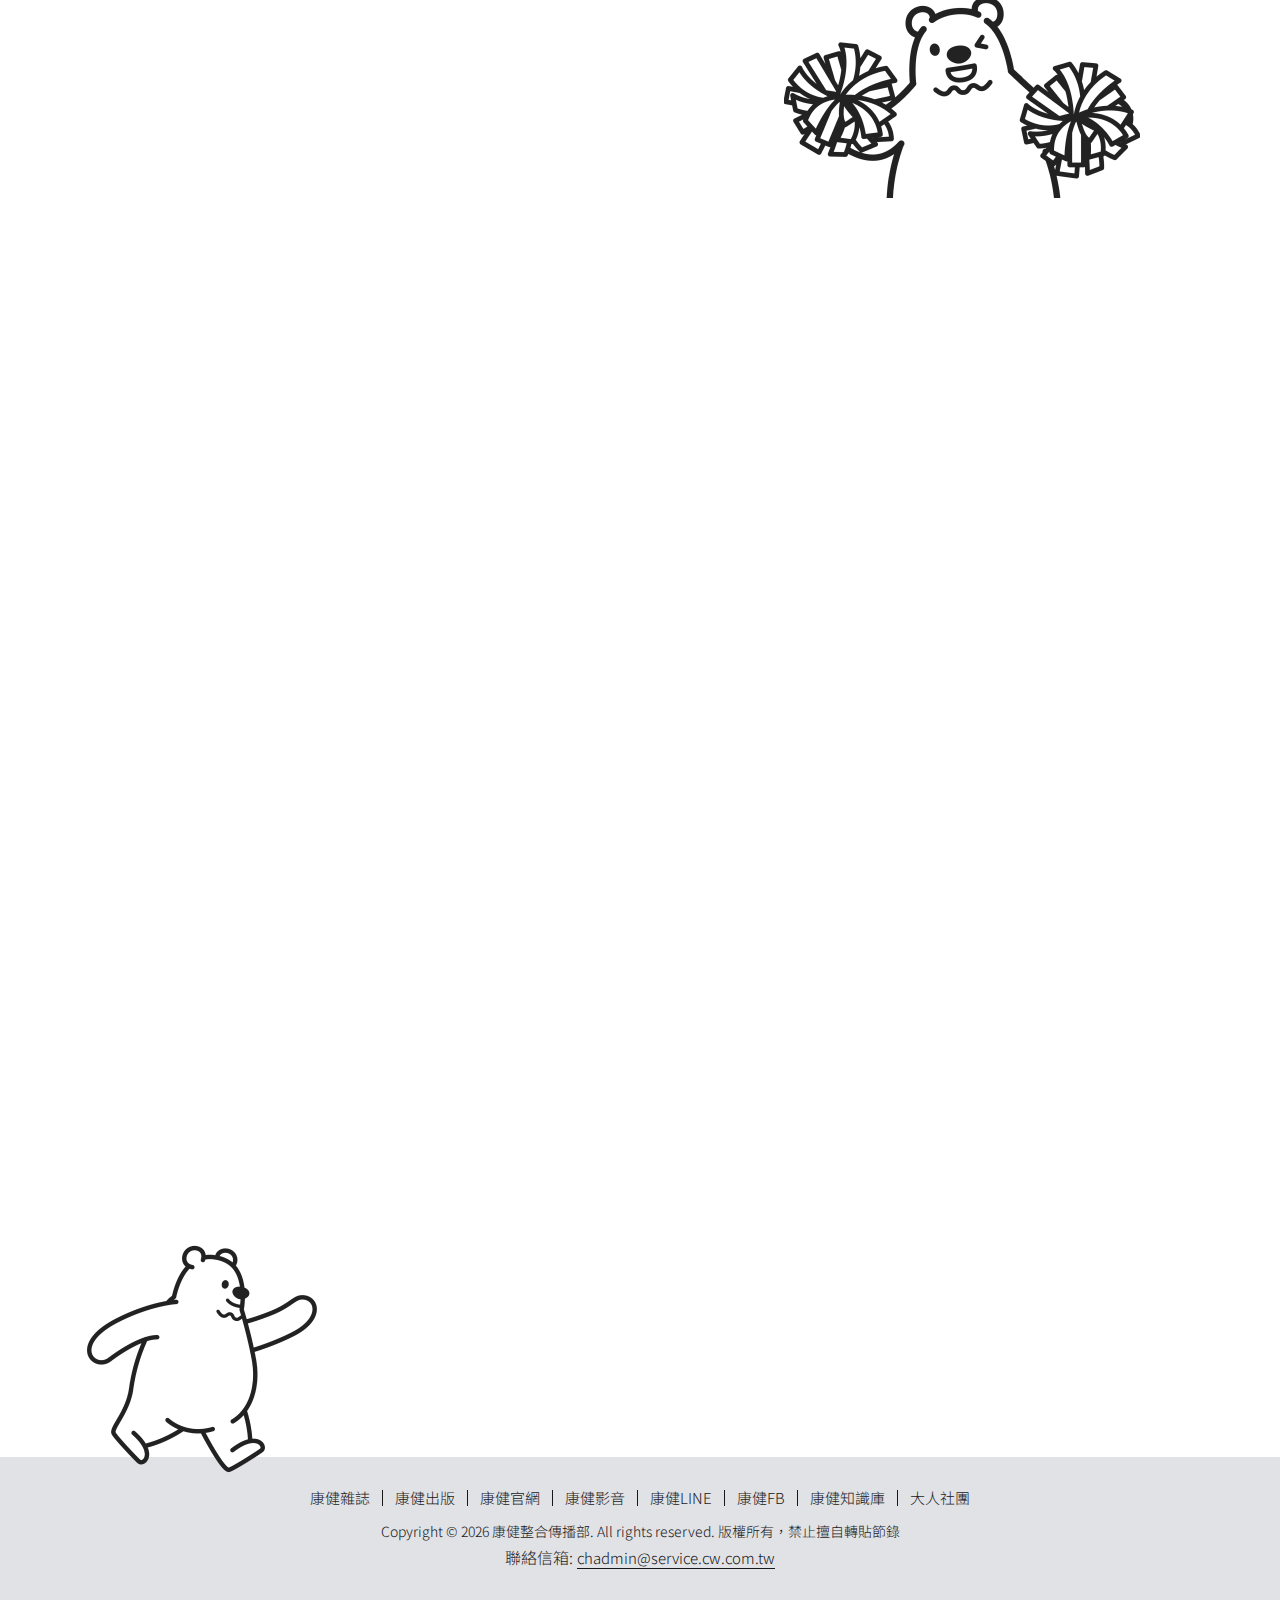
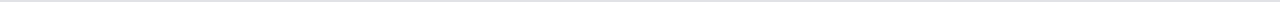
<file: index蓋版.html>
<!-- <%@ page language="java" contentType="text/html; charset=UTF-8" pageEncoding="UTF-8"%> -->

<!DOCTYPE html>
<html lang="zh-Hant">
<head>
	<meta charset="UTF-8">
	<meta name="viewport" content="width=device-width, initial-scale=1, shrink-to-fit=no">
	<title>2026信賴品牌館 | 信賴，是品牌永續關鍵</title>
	<meta property="og:title" content="2026信賴品牌館 | 信賴，是品牌永續關鍵" />
	<meta property="og:description" content="康健信賴品牌大調查一直相信唯有來自重要消費者的真實聲音，才能共同為台灣選擇出值得信賴的好品牌！健康意識高漲的抗齡時代下2026年也不例外，品牌信任感不但是企業健康形象以及品牌內涵的投射，更是讓消費者可以放心地與親友分享、安心的使用與採購。">
	<meta property="og:site_name" content="2026信賴品牌館 | 信賴，是品牌永續關鍵">
	<meta property="og:image" content="https://www.commonhealth.com.tw/event/health-branding/images/share2026.jpg" />
	<link rel="canonical" href="https://www.commonhealth.com.tw/event/health-branding/">

	<meta property="fb:pages" content="138654461200">
	<meta property="fb:pages" content="1537360033181144" />
	<meta property="fb:pages" content="654250351375124" />
	<meta property="fb:pages" content="654250351375124" />
	<meta property="fb:pages" content="307869372947150" />

	<link rel="icon" href="https://www.commonhealth.com.tw/assets/images/favicon.ico">
	<link rel="shortcut icon" href="https://www.commonhealth.com.tw/assets/images/apple-touch-icon.png" type="image/x-icon">
	<link href="https://www.commonhealth.com.tw/assets/images/favicon-16x16.png" rel="apple-touch-icon" sizes="16x16">
	<link href="https://www.commonhealth.com.tw/assets/images/favicon-32x32.png" rel="apple-touch-icon" sizes="32x32">
	<link rel="apple-touch-icon" href="https://www.commonhealth.com.tw/assets/images/apple-touch-icon_58.png">
	<link rel="apple-touch-icon" sizes="80x80" href="https://www.commonhealth.com.tw/assets/images/apple-touch-icon-80.png">
	<link rel="apple-touch-icon" sizes="152x152" href="https://www.commonhealth.com.tw/assets/images/apple-touch-icon-152.png">
	<link rel="apple-touch-icon" sizes="180x180" href="https://www.commonhealth.com.tw/assets/images/apple-touch-icon-180.png">
	<link rel="apple-touch-icon" sizes="167x167" href="https://www.commonhealth.com.tw/assets/images/apple-touch-icon-167.png">

	<link rel="stylesheet" href="css/bootstrap.min.css">
	<link rel="stylesheet" href="css/animate.css">
	<link rel="stylesheet" href="owl/owl.carousel.min.css">
	<link rel="stylesheet" href="owl/owl.theme.default.min.css">
	<link rel="stylesheet" type="text/css" href="css/style.css">

	<script type="text/javascript" src="https://script.crazyegg.com/pages/scripts/0032/0861.js" async="async"></script>
	<script type='text/javascript'>var _sf_startpt=(new Date()).getTime()</script>

	<!-- Google Tag Manager -->
	<noscript><iframe src="https://www.googletagmanager.com/ns.html?id=GTM-MCMN77"
	height="0" width="0" style="display:none;visibility:hidden"></iframe></noscript>

	<script>(function(w,d,s,l,i){w[l]=w[l]||[];w[l].push({'gtm.start':
	new Date().getTime(),event:'gtm.js'});var f=d.getElementsByTagName(s)[0],
	j=d.createElement(s),dl=l!='dataLayer'?'&l='+l:'';j.async=true;j.src=
	'https://www.googletagmanager.com/gtm.js?id='+i+dl;f.parentNode.insertBefore(j,f);
	})(window,document,'script','dataLayer','GTM-MCMN77');</script>
	<!-- End Google Tag Manager -->

	<!-- Facebook Pixel Code -->
	<script>
	!function(f,b,e,v,n,t,s)
	{if(f.fbq)return;n=f.fbq=function(){n.callMethod?
	n.callMethod.apply(n,arguments):n.queue.push(arguments)};
	if(!f._fbq)f._fbq=n;n.push=n;n.loaded=!0;n.version='2.0';
	n.queue=[];t=b.createElement(e);t.async=!0;
	t.src=v;s=b.getElementsByTagName(e)[0];
	s.parentNode.insertBefore(t,s)}(window, document,'script',
	'https://connect.facebook.net/en_US/fbevents.js');
	fbq('init', '153319238642910');
	fbq('track', 'PageView');
	</script>
	<noscript><img height="1" width="1" style="display:none"
	src="https://www.facebook.com/tr?id=153319238642910&ev=PageView&noscript=1"
	/></noscript>
	<!-- End Facebook Pixel Code -->

	<!-- GAM
	<script async='async' src='https://www.googletagservices.com/tag/js/gpt.js'></script>
	<script>
		var googletag = googletag || {};
		googletag.cmd = googletag.cmd || [];
	</script>

	<script>
		googletag.cmd.push(function() {
			googletag.defineSlot('/110393698/PC_2019health_brand_970x250', [[970, 250], [970, 90]], 'div-gpt-ad-1550828524897-0').addService(googletag.pubads());
			googletag.pubads().enableSingleRequest();
			googletag.pubads().collapseEmptyDivs();
			googletag.enableServices();
		});
	</script>
	<script>
		googletag.cmd.push(function() {
			googletag.defineSlot('/110393698/MB_2019health_brand_300x100', [ [300, 100], [300, 250]], 'div-gpt-ad-1550828882293-0').addService(googletag.pubads());
			googletag.pubads().enableSingleRequest();
			googletag.pubads().collapseEmptyDivs();
			googletag.enableServices();
		});
	</script> -->

	<!--彈出視窗-->
   <style>
		#window-container{
		    display: none;
		    position: fixed;
		    left: 0;
		    top: 0;
		    width: 100%;
		    height: 100%;
		    background-color: rgba(0,0,0,0.5);
		    z-index: 2147483647;
		}
		       
		#window-pop{
		    width:50%;
		    z-index:1;
		    margin: 15% auto;
		    overflow: auto;
		   /* border-radius: 20px; */
		}
		        
		.window-content {
		    width: auto;
		    height: 50%;
		    line-height: 50%;
		    overflow: auto;
		    text-align: center;
		}

		.window-content img {
		    width: 50%;
		    height: 50%;
		    display: inline-block;
		    vertical-align: middle;
		    line-height: normal;
		}

		@media (max-width: 1400px) {
		    .window-content img {
		        width: 40%;
		        height: 40%;
		    }
		    #window-pop{
		        width:auto;
		    }
		}

		@media (max-width: 600px) {
		    .window-content img {
		        width: 50%;
		        height: 50%;
		    }
		}
    </style>
</head>
<body onload="customizeWindowEvent()">
        <div id="window-container">
            <div id="window-pop">
                <div class="window-content">
                    <a href="https://www.surveycake.com/s/ZOgaN?from=health-branding&utm_source=cwmg_event" target="_blank"><img src="images/2026HBQ.jpg" alt=""></a>
                    <!--https://www.commonhealth.com.tw/event/health-branding/-->
                </div>
            </div>
        </div>

	<div id="fb-root"></div>
	<script>(function(d, s, id) {
		var js, fjs = d.getElementsByTagName(s)[0];
		if (d.getElementById(id)) return;
		js = d.createElement(s); js.id = id;
		js.src = 'https://connect.facebook.net/zh_TW/sdk.js#xfbml=1&version=v2.12&appId=150286561711250&autoLogAppEvents=1';
		fjs.parentNode.insertBefore(js, fjs);
		}(document, 'script', 'facebook-jssdk'));
	</script>

	<div class="page page--index" id="top">
		<header class="hd">
			<div class="container">
				<h1><a href="./">康健信賴品牌館</a></h1>
				<a class="menu-link"></a>
				<nav id="menu" role="navigation">
					<ul>
						<li class="menu"><a href="survey.html"><span>信賴品牌調查</span></a></li>
						<li class="menu"><a href="award.html"><span>最新得獎品牌</span></a></li>
						<li class="menu"><a href="lottery.html"><span>讀者抽獎公佈</span></a></li>
					</ul>
				</nav>
			</div>
		</header>
		<main class="main">
			<div class="kv">
				<div class="container is-pc">
					<div class="kv__content">
						<div class="topic">
							<div class="line1 wow fadeIn" data-wow-duration="0.5s" data-wow-delay="1s">
								<img src="images/kv-slogan1.png" alt="信賴">
							</div>
						</div>
						<div class="img-trust wow fadeIn" data-wow-duration="0.5s" data-wow-delay="1.3s">
							<img src="images/img_trust2026.png" alt="康健雜誌2026讀者票選信賴品牌">
						</div>
						<div class="subTitle">
							<h3 class="line1 wow fadeIn" data-wow-duration="0.5s" data-wow-delay="1.6s">
								<img src="images/kv-slogan2.png" alt="品牌的永續關鍵">
							</h3>
							<div class="desc wow fadeIn" data-wow-duration="0.5s" data-wow-delay="2s">2026康健雜誌讀者票選<br>信賴品牌大調查</div>
						</div>
					</div>
				</div>
				<div class="container is-mb">
					<div class="kv__content">
						<div class="topic">
							<div class="line1 wow fadeIn" data-wow-duration="0.5s" data-wow-delay="1s">
								信賴
							</div>
							<div class="line2 wow fadeIn" data-wow-duration="0.5s" data-wow-delay="1.3s">品牌的永續關鍵</div>
						</div>
						<div class="img-trust wow fadeIn" data-wow-duration="0.5s" data-wow-delay="1.6s">
							<img src="images/img_trust2026.png" alt="康健雜誌2026讀者票選信賴品牌">
						</div>
						<div class="subTitle">
							<div class="desc wow fadeIn" data-wow-duration="0.5s" data-wow-delay="2s">2026康健雜誌讀者票選<br>信賴品牌大調查</div>
						</div>
					</div>
				</div>
			</div>
			<div id="topAnchor"></div>
			<section class="section section--flow">
				<div class="container">
					<div class="bulletin">
						<div class="bulletin__text">
							<h2 class="title wow fadeIn" data-wow-duration="0.5s" data-wow-delay="0.2s">
								<div class="title__topic">品牌x用戶</div>
								<div class="title__subTitle">看見信賴的力量</div>
							</h2>
							<div class="intro wow fadeIn" data-wow-duration="0.5s" data-wow-delay="0.7s">
								我們對於信賴的親朋好友，可以放心地互動與分享；對於信賴的好品牌，也總是能夠安心的使用與採購。<br><br>
								此項問卷調查共公佈八大項，近七十種品類，發掘讀者心目中最值得信賴的品牌。
							</div>
							<ul class="action wow fadeIn" data-wow-duration="0.5s" data-wow-delay="1.2s">
								<li>
									<a href="survey.html#cause" class="btn btn--arrow"><span class="btn__text">了解更多</span></a>
								</li>
								<li>
									<a href="survey.html#ctgtag" class="btn btn--arrow"><span class="btn__text">更多讀者行為</span></a>
								</li>
							</ul>
						</div>
						<div class="bulletin__image">
							<img src="images/img-bear_flow.png" alt="品牌x用戶 看見信賴的力量">
						</div>
					</div>
					<div class="news wow fadeIn" data-wow-duration="0.5s" data-wow-delay="1.2s">
						<h3 class="news__title"><span class="text h2">最新消息</span></h3>
						<div class="news__content">
							<ul class="newsList">
								<li class="newsList__item">
									<span class="date">2026.03.01</span>
									<a href="lottery.html" class="link">2026年信賴品牌大調查讀者問卷抽獎公佈</a>
								</li>
								<li class="newsList__item">
									<span class="date">2026.03.01</span>
									<a href="award.html" class="link">2026年信賴品牌大調查得獎公佈</a>
								</li>
								<li class="newsList__item">
									<span class="date">2026.02.10</span>
									<a href="survey.html#ctgtag" class="link">2026年信賴品牌統計結果</a>
								</li>
							</ul>
						</div>
					</div>
				</div>
			</section>
			<!-- 名家專欄 start -->
			<section class="section section--column wow fadeIn" data-wow-duration="0.5s" data-wow-delay="1s">
				<div class="section__content">
					<div class="column-list owl-carousel">
							<div class="bx">
							<div class="clbimg">
								<a href="https://www.commonhealth.com.tw/article/91274?utm_source=cwmg_topic&utm_medium=affiliate&utm_campaign=extend-2025healthbranding-03-04-ad" target="_blank"><img src="images/climg-2025.jpg" alt="2025信賴品牌大調查公布：精明消費當道，品牌如何贏得信賴？"></a>
							</div>
							<div class="clbmain">
								<div class="container">
									<div class="inner">
										<div class="tag"><span class="tag__text">2025名家專欄</span></div>
										<p>精明消費當道，品牌如何贏得信賴？</p>
										<div class="action">
											<a href="https://www.commonhealth.com.tw/article/91274?utm_source=cwmg_topic&utm_medium=affiliate&utm_campaign=extend-2025healthbranding-03-04-ad" class="btn btn--arrow" target="_blank"><span class="btn__text">立即了解</span></a>
										</div>
									</div>
								</div>
							</div>
						</div>
						<div class="bx">
							<div class="clbimg">
								<a href="https://www.commonhealth.com.tw/article/89409?utm_source=cwmg_topic&utm_medium=affiliate&utm_campaign=extend-2025healthbranding-03-01-ad" target="_blank"><img src="images/climg-2024.jpg" alt="2024《康健》信賴品牌大調查結果公布-疫後仍積極顧健康，消費者最信哪個品牌？"></a>
							</div>
							<div class="clbmain">
								<div class="container">
									<div class="inner">
										<div class="tag"><span class="tag__text">2024名家專欄</span></div>
										<p>疫後仍積極顧健康 消費者最信哪個品牌？</p>
										<div class="action">
											<a href="https://www.commonhealth.com.tw/article/89409?utm_source=cwmg_topic&utm_medium=affiliate&utm_campaign=extend-2025healthbranding-03-01-ad" class="btn btn--arrow" target="_blank"><span class="btn__text">立即了解</span></a>
										</div>
									</div>
								</div>
							</div>
						</div>
						<div class="bx">
							<div class="clbimg">
								<a href="https://www.commonhealth.com.tw/article/87879?utm_source=cwmg_topic&utm_medium=affiliate&utm_campaign=extend-2025healthbranding-03-01-ad" target="_blank"><img src="images/climg-2023.jpg" alt="2023《康健》信賴品牌大調查結果公布-綠色消費融入生活，8成人願為環境永續多花錢"></a>
							</div>
							<div class="clbmain">
								<div class="container">
									<div class="inner">
										<div class="tag"><span class="tag__text">2023名家專欄</span></div>
										<p>綠色消費融入生活 8成人願為環境永續多花錢</p>
										<div class="action">
											<a href="https://www.commonhealth.com.tw/article/87879?utm_source=cwmg_topic&utm_medium=affiliate&utm_campaign=extend-2025healthbranding-03-01-ad" class="btn btn--arrow" target="_blank"><span class="btn__text">立即了解</span></a>
										</div>
									</div>
								</div>
							</div>
						</div>
						<div class="bx">
							<div class="clbimg">
								<a href="https://www.commonhealth.com.tw/article/85878?utm_source=cwmg_topic&utm_medium=affiliate&utm_campaign=extend-2025healthbranding-03-01-ad" target="_blank"><img src="images/climg-2022.jpg" alt="《康健》2022信賴品牌大調查 疫後消費網購成主流4大關鍵提升品牌忠誠度"></a>
							</div>
							<div class="clbmain">
								<div class="container">
									<div class="inner">
										<div class="tag"><span class="tag__text">2022名家專欄</span></div>
										<p>疫後消費網購成主流 4大關鍵提升品牌忠誠度</p>
										<div class="action">
											<a href="https://www.commonhealth.com.tw/article/85878?utm_source=cwmg_topic&utm_medium=affiliate&utm_campaign=extend-2025healthbranding-03-01-ad" class="btn btn--arrow" target="_blank"><span class="btn__text">立即了解</span></a>
										</div>
									</div>
								</div>
							</div>
						</div>
						<div class="bx">
							<div class="clbimg">
								<a href="https://www.commonhealth.com.tw/article/83859?utm_source=cwmg_topic&utm_medium=affiliate&utm_campaign=extend-2025healthbranding-03-01-ad" target="_blank"><img src="images/climg-2021.jpg" alt="《康健》2021信賴品牌大調查 後疫情時代消費取向4大趨勢 掌握品牌永續發展決戰力"></a>
							</div>
							<div class="clbmain">
								<div class="container">
									<div class="inner">
										<div class="tag"><span class="tag__text">2021名家專欄</span></div>
										<p>後疫情時代消費取向４大趨勢，掌握品牌永續發展決戰力</p>
										<div class="action">
											<a href="https://www.commonhealth.com.tw/article/83859?utm_source=cwmg_topic&utm_medium=affiliate&utm_campaign=extend-2025healthbranding-03-01-ad" class="btn btn--arrow" target="_blank"><span class="btn__text">立即了解</span></a>
										</div>
									</div>
								</div>
							</div>
						</div>
						<div class="bx">
							<div class="clbimg">
								<a href="https://bit.ly/2wLAEjr" target="_blank"><img src="images/climg-3.jpg" alt=""></a>
							</div>
							<div class="clbmain">
								<div class="container">
									<div class="inner">
										<div class="tag"><span class="tag__text">2020名家專欄</span></div>
										<p>信賴永續，讓品牌跟安心畫上等號。「品牌，就是信任兩個字！」賈伯斯如是說。</p>
										<div class="action">
											<a href="https://bit.ly/2wLAEjr" class="btn btn--arrow" target="_blank"><span class="btn__text">立即了解</span></a>
										</div>
									</div>
								</div>
							</div>
						</div>
					</div>
					<div class="custom-control">
						<div class="container">
								<div class="inner">
									<div id="column-dots" class="owl-dots">
									<button role="button" class="owl-dot"><span></span></button>
									<button role="button" class="owl-dot"><span></span></button>
									<button role="button" class="owl-dot"><span></span></button>
									<button role="button" class="owl-dot"><span></span></button>
									<button role="button" class="owl-dot"><span></span></button>
								</div>
								<div id="column-navs" class="custom-navs"></div>
							</div>
						</div>
					</div>
				</div>
			</section>
			<!-- 名家專欄 end -->
			<!-- 信賴品牌得獎公布 start -->
			<section class="section section--award">
				<div class="container">
					<div class="section__title">
						<h2 class="title wow fadeIn" data-wow-duration="0.5s" data-wow-delay="0.2s">
							<div class="title__subTitle">2026信賴品牌</div>
							<div class="title__topic">得獎公布</div>
						</h2>
						<div class="intro wow fadeIn" data-wow-duration="0.5s" data-wow-delay="0.7s">
							我們對於信賴的親朋好友，可以放心地互動與分享；對於信賴的好品牌，也總是能夠安心的使用與採購。<br><br>
							此項問卷調查共公佈八大項，近七十種品類，發掘讀者心目中最值得信賴的品牌。
						</div>
					</div>
					<div class="section__content wow fadeIn" data-wow-duration="0.5s" data-wow-delay="1.2s">
						<ul class="awardLinks">
							<li><a href="award.html#ctg1" class="btn btn--category is-food gtm-event" data-category="indextag" data-action="click" data-label="tag01"><span class="btn__text">食品飲料</span></a></li>
							<li><a href="award.html#ctg2" class="btn btn--category is-medical gtm-event" data-category="indextag" data-action="click" data-label="tag02"><span class="btn__text">醫療保健</span></a></li>
							<li><a href="award.html#ctg3" class="btn btn--category is-health gtm-event" data-category="indextag" data-action="click" data-label="tag03"><span class="btn__text">健康及個人保健品</span></a></li>
							<li><a href="award.html#ctg4" class="btn btn--category is-furnishing gtm-event" data-category="indextag" data-action="click" data-label="tag04"><span class="btn__text">家用品</span></a></li>
							<li><a href="award.html#ctg5" class="btn btn--category is-appliances gtm-event" data-category="indextag" data-action="click" data-label="tag05"><span class="btn__text">家電</span></a></li>
							<li><a href="award.html#ctg6" class="btn btn--category is-finance gtm-event" data-category="indextag" data-action="click" data-label="tag06"><span class="btn__text">銀行/人壽/房地產</span></a></li>
							<li><a href="award.html#ctg7" class="btn btn--category is-entertainment gtm-event" data-category="indextag" data-action="click" data-label="tag07"><span class="btn__text">休閒</span></a></li>
							<li><a href="award.html#ctg8" class="btn btn--category is-makeup gtm-event" data-category="indextag" data-action="click" data-label="tag07"><span class="btn__text">美妝保養</span></a></li>
						</ul>
					</div>
				</div>
			</section>
			<!-- 信賴品牌得獎公布 end -->
			<!-- 信賴品牌共同宣誓 start -->
			<section class="section section--brand">
				<div class="section__title">
					<div class="container">
						<div class="titleWrap">
							<h2 class="title wow fadeIn" data-wow-duration="0.5s" data-wow-delay="0.5s">
								<div class="title__subTitle">2026信賴品牌</div>
								<div class="title__topic">共同宣誓</div>
							</h2>
						</div>
					</div>
				</div>
				<div class="section__content wow fadeIn" data-wow-duration="0.5s" data-wow-delay="1s">
					<div class="container">
						<div class="brand-list owl-carousel">
							<div class="bx">
								<a href="https://lihi.cc/rI7Zg" class="inner" target="_blank">
									<div class="blimg">
										<img class="image" src="images/viartrilS.jpg" alt="暉致維骨力宣言">
									</div>
									<h4>暉致維骨力 關節保健領導品牌</h4>
									<p>維骨力連續三年榮獲葡萄糖胺/UCII/軟骨素類信賴品牌第一名!數十年來備受消費者信賴的維骨力來自秉持國際品質，卓越堅持的暉致醫藥。維骨力擁有醫療級修復三效，守護您的關節健康!</p>
								</a>
							</div>
							<div class="bx">
								<a href="https://lihi.cc/DBSMO" class="inner" target="_blank">
									<div class="blimg">
										<img class="image" src="images/niangjia.jpg" alt="娘家大紅麴宣言">
									</div>
									<h4>娘家大紅麴 唯一國家認證3健字號紅麴 吃1樣顧3項</h4>
									<p>專利紅麴Ankascin安可信心568-R，國家3健字號認證，有效降低壞膽固醇、提升好膽固醇，穩定血糖，延緩衰老，思緒清晰，唯一通過美國食藥局FDA NDI核可上市的紅麴。</p>
								</a>
							</div>
							<div class="bx">
								<a href="https://lihi.cc/qmgkl" class="inner" target="_blank">
									<div class="blimg">
										<img class="image" src="images/lohongka.jpg" alt="老行家燕窩宣言">
									</div>
									<h4>老行家連連稱霸！連續8年蟬聯燕窩類冠軍</h4>
									<p>老行家以獨門「蒸煨勻燉熟成法」每日新鮮燉煮，使燕窩保留最多營養價值與活性，天然無添加，希望消費者吃得更安心、放心，時刻打造最佳保護力！</p>
								</a>
							</div>
							<div class="bx">
								<a href="https://lihi.cc/tYdUp" class="inner" target="_blank">
									<div class="blimg">
										<img class="image" src="images/PH9.0.jpg" alt="統一PH9.0宣言">
									</div>
									<h4>統一PH9.0離子水，榮獲鹼性水類No.1，幫你鹼去負擔</h4>
									<p>吃美食也要顧體質！喝統一PH9.0鹼去負擔，輕鬆健康補水，調整體質。以潔淨水源與國家專利製程，獲得消費者信賴品牌鹼性水類No.1肯定！喝鹼性水就要喝統一PH9.0！</p>
								</a>
							</div>
							<div class="bx">
								<a href="http://bit.ly/40joqqZ" class="inner" target="_blank">
									<div class="blimg">
										<img class="image" src="images/cathay-hcm.jpg" alt="國泰健管宣言">
									</div>
									<h4>國泰健康管理  一日健檢全年守護</h4>
									<p>國泰健康管理以醫學中心等級「專業」醫療為基礎，透過「溫度」服務，打造健檢中心、產後護理與慢病追蹤等系統化健康管理，結合醫師、健管師、營養師與護理師專業團隊，守護您人生每個階段。</p>
								</a>
							</div>
							<div class="bx">
								<a href="https://bit.ly/3OtrjS5" class="inner" target="_blank">
									<div class="blimg">
										<img class="image" src="images/dr-p.jpg" alt="包大人宣言">
									</div>
									<h4>包大人「晚安褲」新上市！<br/>　　</h4>
									<p>【侯怡君真心推薦】讓長輩晚上不怕漏，維持夜間安穩好睡眠，就靠包大人晚安褲，5次夜用高吸收量，加寬18cm全包覆，整夜急速吸，才能「金舒適」，你在意的、長輩需要的包大人都懂！</p>
								</a>
							</div>
							<div class="bx">
								<a href="https://bit.ly/4csmBiC" class="inner" target="_blank">
									<div class="blimg">
										<img class="image" src="images/niangjia-chicken.jpg" alt="娘家滴雞精宣言">
									</div>
									<h4>娘家滴/熬雞精 世界級認證的好喝 滋補、送禮推薦</h4>
									<p>娘家滴雞精100%全雞滴煉，含18種胺基酸營養價值高，有效抗疲勞；娘家熬雞精極鮮熬煉工法，添加日本專利膠原蛋白，熬煮8小時，養顏美容聖品。</p>
								</a>
							</div>
							<div class="bx">
								<a href="https://bmai.app/af8267ba" class="inner" target="_blank">
									<div class="blimg">
										<img class="image" src="images/niangjia-ntu101.jpg" alt="娘家益生菌宣言">
									</div>
									<h4>娘家益生菌 適合台灣人體質 獲美國FDA最高安全認可</h4>
									<p>娘家益生菌NTU 101通過美國專利核准並獲FDA GRAS高標安全認證，連寶寶都能安心食用。專業科學實證守護全家健康，是全家調整體質、提升防護力的最佳後盾。</p>
								</a>
							</div>
						</div>
					</div>
				</div>
			</section>
			<!-- GAM
			<section class="section section--ad">
				<div class="container">
					<div class="pc"> -->
						<!-- /110393698/PC_2019health_brand_970x250 -->
						<!-- GAM
						<div id='div-gpt-ad-1550828524897-0'>
							<script>
								googletag.cmd.push(function() { googletag.display('div-gpt-ad-1550828524897-0'); });
							</script>
						</div>
					</div>
					<div class="mb"> -->
						<!-- /110393698/MB_2019health_brand_300x100 -->
						<!-- GAM
						<div id='div-gpt-ad-1550828882293-0'>
							<script>
								googletag.cmd.push(function() { googletag.display('div-gpt-ad-1550828882293-0'); });
							</script>
						</div>
					</div>
				</div>
			</section> -->
			<!-- 信賴品牌共同宣誓 end -->
			<section class="section section--record">
				<div class="container">
					<div class="section__content">
						<ul class="recordList wow fadeIn" data-wow-duration="0.5s" data-wow-delay="0.2s">
							<li class="recordList__item"><a href="survey.html" class="btn btn--history is-next"><span class="btn__text">今年度信賴品牌調查</span></a></li>
						</ul>
						<div class="passPage">
							<h2 class="passPage__title h2 wow fadeIn" data-wow-duration="0.5s" data-wow-delay="0.7s">歷年信賴品牌調查</h2>
							<div class="passPage__content wow fadeIn" data-wow-duration="0.5s" data-wow-delay="1.2s">
								<ul class="passList">
									<li class="passList__item"><a href="https://www.commonhealth.com.tw/event/2025health-branding/" class="btn btn--passPage" target="_blank"><span class="btn__text">2025</span></a></li>
									<li class="passList__item"><a href="https://www.commonhealth.com.tw/event/2024health-branding/" class="btn btn--passPage" target="_blank"><span class="btn__text">2024</span></a></li>
									<li class="passList__item"><a href="https://www.commonhealth.com.tw/event/2023health-branding/" class="btn btn--passPage" target="_blank"><span class="btn__text">2023</span></a></li>
									<li class="passList__item"><a href="https://www.commonhealth.com.tw/event/2022health-branding/" class="btn btn--passPage" target="_blank"><span class="btn__text">2022</span></a></li>
									<li class="passList__item"><a href="https://www.commonhealth.com.tw/event/2021health-branding/" class="btn btn--passPage" target="_blank"><span class="btn__text">2021</span></a></li>
									<li class="passList__item"><a href="https://www.commonhealth.com.tw/event/2020health-branding/" class="btn btn--passPage" target="_blank"><span class="btn__text">2020</span></a></li>
									<li class="passList__item"><a href="https://www.commonhealth.com.tw/event/2019health-branding/" class="btn btn--passPage" target="_blank"><span class="btn__text">2019</span></a></li>
								</ul>
							</div>
						</div>
					</div>
				</div>
			</section>
		</main>
		<footer class="ft">
			<div class="container">
				<div class="ft-channel">
					<ul>
						<li><a href="https://www.commonhealth.com.tw/magazine/latest/" target="_blank">康健雜誌</a></li>
						<li><a href="https://www.commonhealth.com.tw/book/index.action" target="_blank">康健出版</a></li>
						<li><a href="https://www.commonhealth.com.tw/" target="_blank">康健官網</a></li>
						<li><a href="https://www.youtube.com/user/CommonHealthTV" target="_blank">康健影音</a></li>
						<li><a href="https://line.me/ti/p/@commonhealth" target="_blank">康健LINE</a></li>
						<br>
						<li><a href="https://www.facebook.com/commonhealth/" target="_blank">康健FB</a></li>
						<li><a href="https://kb.commonhealth.com.tw/" target="_blank">康健知識庫</a></li>
						<li><a href="https://club.commonhealth.com.tw/" target="_blank">大人社團</a></li>
					</ul>
				</div>
				<div class="ft-copyright">
					Copyright © 2026 康健整合傳播部. <br>All rights reserved. 版權所有，禁止擅自轉貼節錄
				</div>
				<div class="ft-mail">
					聯絡信箱: <a href="mailto:chadmin@service.cw.com.tw">chadmin@service.cw.com.tw</a>
				</div>
			</div>
		</footer>
	</div>
	<a href="#top" class="gotop">TOP</a>
	<script data-cfasync="false" src="https://www.commonhealth.com.tw/cdn-cgi/scripts/5c5dd728/cloudflare-static/email-decode.min.js"></script>
	<script src="js/jquery-latest.min.js"></script>
	<script src="js/jquery.mobile.custom.js"></script>
	<script src="js/popper.min.js"></script>
	<script src="js/bootstrap.min.js"></script>
	<script src="js/Chart.js"></script>
	<script src="js/wow.js"></script>
	<script src="owl/owl.carousel.min.js"></script>
	<script src="js/common.js"></script>
	<script type='text/javascript'>
		var _sf_async_config={};
		/** CONFIGURATION START **/
		_sf_async_config.uid = 64865;
		_sf_async_config.domain = 'topic.commonhealth.com.tw';
		_sf_async_config.useCanonical = true;
		_sf_async_config.sections = '廣告專輯';  //CHANGE THIS
		_sf_async_config.authors = '2026信賴品牌館';    //CHANGE THIS
		/** CONFIGURATION END **/
		(function(){
		function loadChartbeat() {
			window._sf_endpt=(new Date()).getTime();
			var e = document.createElement('script');
			e.setAttribute('language', 'javascript');
			e.setAttribute('type', 'text/javascript');
			e.setAttribute('src', 'https://static.chartbeat.com/js/chartbeat.js');
			document.body.appendChild(e);
		}
		var oldonload = window.onload;
		window.onload = (typeof window.onload != 'function') ?
			loadChartbeat : function() { oldonload(); loadChartbeat(); };
		})();
	</script>
	<script>
		$(function(){
			$('.gotop').hide();
			$(window).on('scroll', function(){
				var scroll_d = $(this).scrollTop(),
					dectPoint = $('#topAnchor').offset().top;
				if(scroll_d > dectPoint) {
					$('.gotop').fadeIn();
				} else {
					$('.gotop').fadeOut();
				}
			});
		});
	</script>
</body>
	<script>
        function customizeWindowEvent() {
            var popup_window = document.getElementById("window-container");

            popup_window.style.display = "block";

            window.onclick = function close(e) {
                if (e.target == popup_window) {
                    popup_window.style.display = "none";
                }
            }
        }
    </script>
</html>
</file>
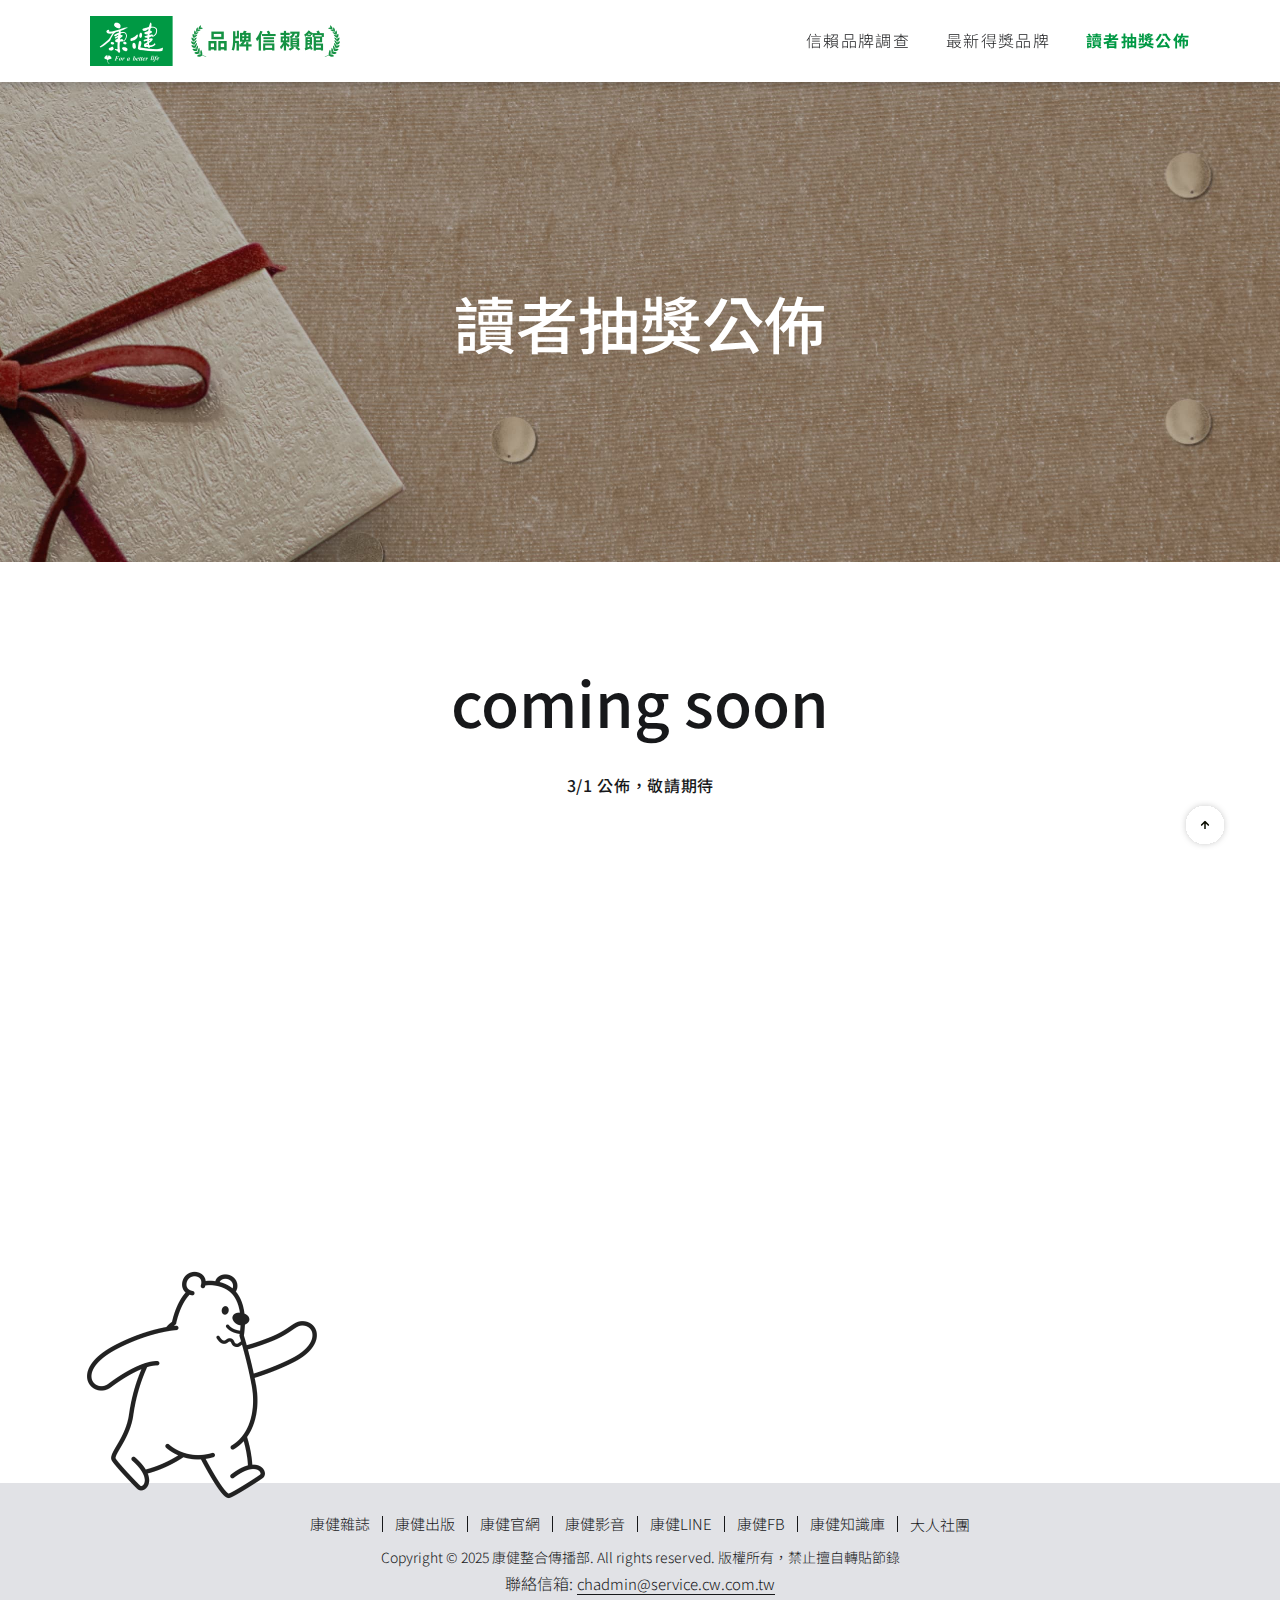
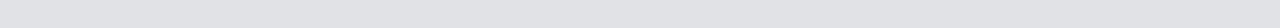
<file: lottery-comingsoon.html>
<!DOCTYPE html>
<html lang="zh-Hant">
<head>
	<meta charset="UTF-8">
	<meta name="viewport" content="width=device-width, initial-scale=1, shrink-to-fit=no">
	<title>2026讀者抽獎公佈 | 信賴，是品牌永續關鍵</title>
	<meta property="og:title" content="2026讀者抽獎公佈 | 信賴，是品牌永續關鍵" />
	<meta property="og:description" content="信賴品牌調查問卷選項眾多，感謝《康健雜誌》忠實讀者兼具耐心與熱心的參與。我們依照問卷總數，採電腦系統隨機抽獎選出數位問卷的得獎名單。再次感謝讀者們的耐心，以及對生活品質的堅持！">
	<meta property="og:site_name" content="2026讀者抽獎公佈 | 信賴，是品牌永續關鍵">
	<meta property="og:image" content="https://www.commonhealth.com.tw/event/health-branding/images/share2026.jpg" />
	<link rel="canonical" href="https://www.commonhealth.com.tw/event/health-branding/lottery.html">

	<meta property="fb:pages" content="138654461200">
	<meta property="fb:pages" content="1537360033181144" />
	<meta property="fb:pages" content="654250351375124" />
	<meta property="fb:pages" content="654250351375124" />
	<meta property="fb:pages" content="307869372947150" />

	<link rel="icon" href="https://www.commonhealth.com.tw/assets/images/favicon.ico">
	<link rel="shortcut icon" href="https://www.commonhealth.com.tw/assets/images/apple-touch-icon.png" type="image/x-icon">
	<link href="https://www.commonhealth.com.tw/assets/images/favicon-16x16.png" rel="apple-touch-icon" sizes="16x16">
	<link href="https://www.commonhealth.com.tw/assets/images/favicon-32x32.png" rel="apple-touch-icon" sizes="32x32">
	<link rel="apple-touch-icon" href="https://www.commonhealth.com.tw/assets/images/apple-touch-icon_58.png">
	<link rel="apple-touch-icon" sizes="80x80" href="https://www.commonhealth.com.tw/assets/images/apple-touch-icon-80.png">
	<link rel="apple-touch-icon" sizes="152x152" href="https://www.commonhealth.com.tw/assets/images/apple-touch-icon-152.png">
	<link rel="apple-touch-icon" sizes="180x180" href="https://www.commonhealth.com.tw/assets/images/apple-touch-icon-180.png">
	<link rel="apple-touch-icon" sizes="167x167" href="https://www.commonhealth.com.tw/assets/images/apple-touch-icon-167.png">

	<link rel="stylesheet" href="css/bootstrap.min.css">
	<link rel="stylesheet" href="css/animate.css">
	<link rel="stylesheet" href="owl/owl.carousel.min.css">
	<link rel="stylesheet" href="owl/owl.theme.default.min.css">
	<link rel="stylesheet" type="text/css" href="css/style.css">

	<script type="text/javascript" src="https://script.crazyegg.com/pages/scripts/0032/0861.js" async="async"></script>
	<script type='text/javascript'>var _sf_startpt=(new Date()).getTime()</script>

	<!-- Google Tag Manager -->
	<noscript><iframe src="https://www.googletagmanager.com/ns.html?id=GTM-MCMN77"
	height="0" width="0" style="display:none;visibility:hidden"></iframe></noscript>

	<script>(function(w,d,s,l,i){w[l]=w[l]||[];w[l].push({'gtm.start':
	new Date().getTime(),event:'gtm.js'});var f=d.getElementsByTagName(s)[0],
	j=d.createElement(s),dl=l!='dataLayer'?'&l='+l:'';j.async=true;j.src=
	'https://www.googletagmanager.com/gtm.js?id='+i+dl;f.parentNode.insertBefore(j,f);
	})(window,document,'script','dataLayer','GTM-MCMN77');</script>
	<!-- End Google Tag Manager -->

	<!-- Facebook Pixel Code -->
	<script>
	!function(f,b,e,v,n,t,s)
	{if(f.fbq)return;n=f.fbq=function(){n.callMethod?
	n.callMethod.apply(n,arguments):n.queue.push(arguments)};
	if(!f._fbq)f._fbq=n;n.push=n;n.loaded=!0;n.version='2.0';
	n.queue=[];t=b.createElement(e);t.async=!0;
	t.src=v;s=b.getElementsByTagName(e)[0];
	s.parentNode.insertBefore(t,s)}(window, document,'script',
	'https://connect.facebook.net/en_US/fbevents.js');
	fbq('init', '153319238642910');
	fbq('track', 'PageView');
	</script>
	<noscript><img height="1" width="1" style="display:none"
	src="https://www.facebook.com/tr?id=153319238642910&ev=PageView&noscript=1"
	/></noscript>
	<!-- End Facebook Pixel Code -->

	<!-- GAM
	<script async='async' src='https://www.googletagservices.com/tag/js/gpt.js'></script>
	<script>
		var googletag = googletag || {};
		googletag.cmd = googletag.cmd || [];
	</script>

	<script>
		googletag.cmd.push(function() {
			googletag.defineSlot('/110393698/PC_2019health_brand_970x250', [[970, 250], [970, 90]], 'div-gpt-ad-1550828524897-0').addService(googletag.pubads());
			googletag.pubads().enableSingleRequest();
			googletag.pubads().collapseEmptyDivs();
			googletag.enableServices();
		});
	</script>
	<script>
		googletag.cmd.push(function() {
			googletag.defineSlot('/110393698/MB_2019health_brand_300x100', [ [300, 100], [300, 250]], 'div-gpt-ad-1550828882293-0').addService(googletag.pubads());
			googletag.pubads().enableSingleRequest();
			googletag.pubads().collapseEmptyDivs();
			googletag.enableServices();
		});
	</script>
	 -->
</head>
<body>

<div id="fb-root"></div>
<script>(function(d, s, id) {
  var js, fjs = d.getElementsByTagName(s)[0];
  if (d.getElementById(id)) return;
  js = d.createElement(s); js.id = id;
  js.src = 'https://connect.facebook.net/zh_TW/sdk.js#xfbml=1&version=v2.12&appId=150286561711250&autoLogAppEvents=1';
  fjs.parentNode.insertBefore(js, fjs);
}(document, 'script', 'facebook-jssdk'));</script>

	<div class="page page--lottery" id="top">
		<header class="hd">
			<div class="container">
				<h1><a href="./">康健信賴品牌館</a></h1>
				<a class="menu-link"></a>
				<nav id="menu" role="navigation">
					<ul>
						<li class="menu"><a href="survey.html"><span>信賴品牌調查</span></a></li>
						<li class="menu"><a href="award.html"><span>最新得獎品牌</span></a></li>
						<li class="menu current"><a href="lottery.html"><span>讀者抽獎公佈</span></a></li>
					</ul>
				</nav>
			</div>
		</header>
		<main class="main">
			<div class="kv">
				<div class="container">
					<div class="kv__content">
						<div class="topic wow fadeIn" data-wow-duration="0.5s" data-wow-delay="1s">讀者抽獎公佈</div>
					</div>
				</div>
			</div>
			<section class="section section--lottery wow fadeIn" data-wow-duration="0.5s" data-wow-delay="0.7s">
				<div class="container">
					<div class="comingSoon">
						<div class="comingSoon__title">coming soon</div>
						<div class="comingSoon__date">3/1 公佈，敬請期待</div>
					</div>
				</div>
			</section>
			<!-- GAM
			<section class="section section--ad">
				<div class="container">
					<div class="pc">	-->	
						<!-- /110393698/PC_2019health_brand_970x250 -->
						<!-- GAM
						<div id='div-gpt-ad-1550828524897-0'>
							<script>
								googletag.cmd.push(function() { googletag.display('div-gpt-ad-1550828524897-0'); });
							</script>
						</div>
					</div>
					<div class="mb"> -->
						<!-- /110393698/MB_2019health_brand_300x100 -->
						<!-- GAM
						<div id='div-gpt-ad-1550828882293-0'>
							<script>
								googletag.cmd.push(function() { googletag.display('div-gpt-ad-1550828882293-0'); });
							</script>
						</div>
					</div>
				</div>
			</section> -->
			<section class="section section--record">
				<div class="container">
					<div class="section__content">
						<ul class="recordList wow fadeIn" data-wow-duration="0.5s" data-wow-delay="0.2s">
							<li class="recordList__item"><a href="award.html" class="btn btn--history is-prev"><span class="btn__text">今年度最新得獎品牌</span></a></li>
						</ul>
						<div class="passPage">
							<h2 class="passPage__title h2 wow fadeIn" data-wow-duration="0.5s" data-wow-delay="0.7s">歷年信賴品牌調查</h2>
							<div class="passPage__content wow fadeIn" data-wow-duration="0.5s" data-wow-delay="1.2s">
								<ul class="passList">
									<li class="passList__item"><a href="https://www.commonhealth.com.tw/event/2025health-branding/" class="btn btn--passPage" target="_blank"><span class="btn__text">2025</span></a></li>
									<li class="passList__item"><a href="https://www.commonhealth.com.tw/event/2024health-branding/" class="btn btn--passPage" target="_blank"><span class="btn__text">2024</span></a></li>
									<li class="passList__item"><a href="https://www.commonhealth.com.tw/event/2023health-branding/" class="btn btn--passPage" target="_blank"><span class="btn__text">2023</span></a></li>
									<li class="passList__item"><a href="https://www.commonhealth.com.tw/event/2022health-branding/" class="btn btn--passPage" target="_blank"><span class="btn__text">2022</span></a></li>
									<li class="passList__item"><a href="https://www.commonhealth.com.tw/event/2021health-branding/" class="btn btn--passPage" target="_blank"><span class="btn__text">2021</span></a></li>
									<li class="passList__item"><a href="https://www.commonhealth.com.tw/event/2020health-branding/" class="btn btn--passPage" target="_blank"><span class="btn__text">2020</span></a></li>
									<li class="passList__item"><a href="https://www.commonhealth.com.tw/event/2019health-branding/" class="btn btn--passPage" target="_blank"><span class="btn__text">2019</span></a></li>
								</ul>
							</div>
						</div>
					</div>
				</div>
			</section>
		</main>
		<footer class="ft">
			<div class="container">
				<div class="ft-channel">
					<ul>
						<li><a href="https://www.commonhealth.com.tw/magazine/latest/" target="_blank">康健雜誌</a></li>
						<li><a href="https://www.commonhealth.com.tw/book/index.action" target="_blank">康健出版</a></li>
						<li><a href="https://www.commonhealth.com.tw/" target="_blank">康健官網</a></li>
						<li><a href="https://www.youtube.com/user/CommonHealthTV" target="_blank">康健影音</a></li>
						<li><a href="https://line.me/ti/p/@commonhealth" target="_blank">康健LINE</a></li>
						<br>
						<li><a href="https://www.facebook.com/commonhealth/" target="_blank">康健FB</a></li>
						<li><a href="https://kb.commonhealth.com.tw/" target="_blank">康健知識庫</a></li>
						<li><a href="https://club.commonhealth.com.tw/" target="_blank">大人社團</a></li>
					</ul>
				</div>
				<div class="ft-copyright">
					Copyright © 2025 康健整合傳播部. <br>All rights reserved. 版權所有，禁止擅自轉貼節錄
				</div>
				<div class="ft-mail">
					聯絡信箱: <a href="mailto:chadmin@service.cw.com.tw">chadmin@service.cw.com.tw</a>
				</div>
			</div>
		</footer>
	</div>
	<a href="#top" class="gotop">TOP</a>

	<script src="js/jquery-latest.min.js"></script>
	<script src="js/jquery.mobile.custom.js"></script>
	<script src="js/popper.min.js"></script>
	<script src="js/bootstrap.min.js"></script>
	<script src="js/Chart.js"></script>
	<script src="js/wow.js"></script>
	<script src="owl/owl.carousel.min.js"></script>
	<script src="js/common.js"></script>


<script type='text/javascript'>
    var _sf_async_config={};
    /** CONFIGURATION START **/
    _sf_async_config.uid = 64865;
    _sf_async_config.domain = 'topic.commonhealth.com.tw';
    _sf_async_config.useCanonical = true;
    _sf_async_config.sections = '廣告專輯';  //CHANGE THIS
    _sf_async_config.authors = '2025信賴品牌館';    //CHANGE THIS
    /** CONFIGURATION END **/
    (function(){
      function loadChartbeat() {
        window._sf_endpt=(new Date()).getTime();
        var e = document.createElement('script');
        e.setAttribute('language', 'javascript');
        e.setAttribute('type', 'text/javascript');
        e.setAttribute('src', 'https://static.chartbeat.com/js/chartbeat.js');
        document.body.appendChild(e);
      }
      var oldonload = window.onload;
      window.onload = (typeof window.onload != 'function') ?
         loadChartbeat : function() { oldonload(); loadChartbeat(); };
    })();
</script>
</body>
</html>
</file>
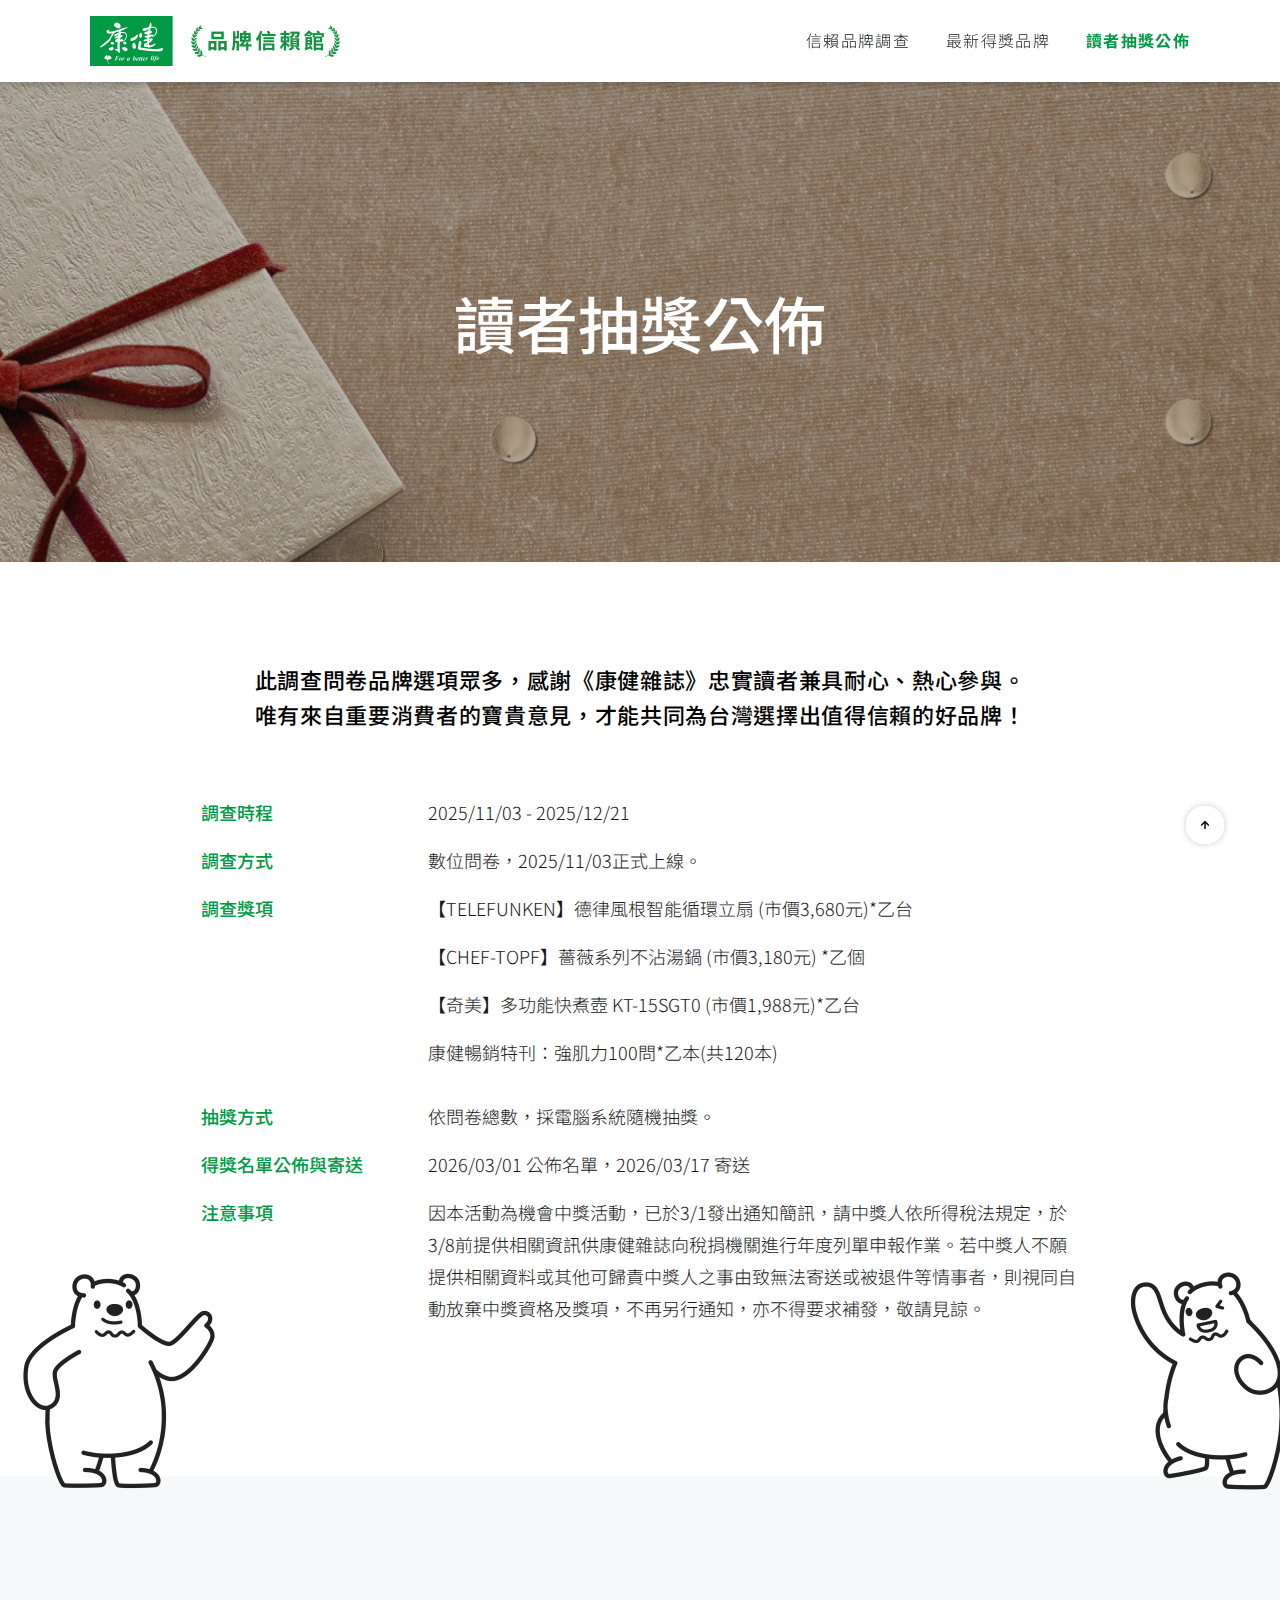
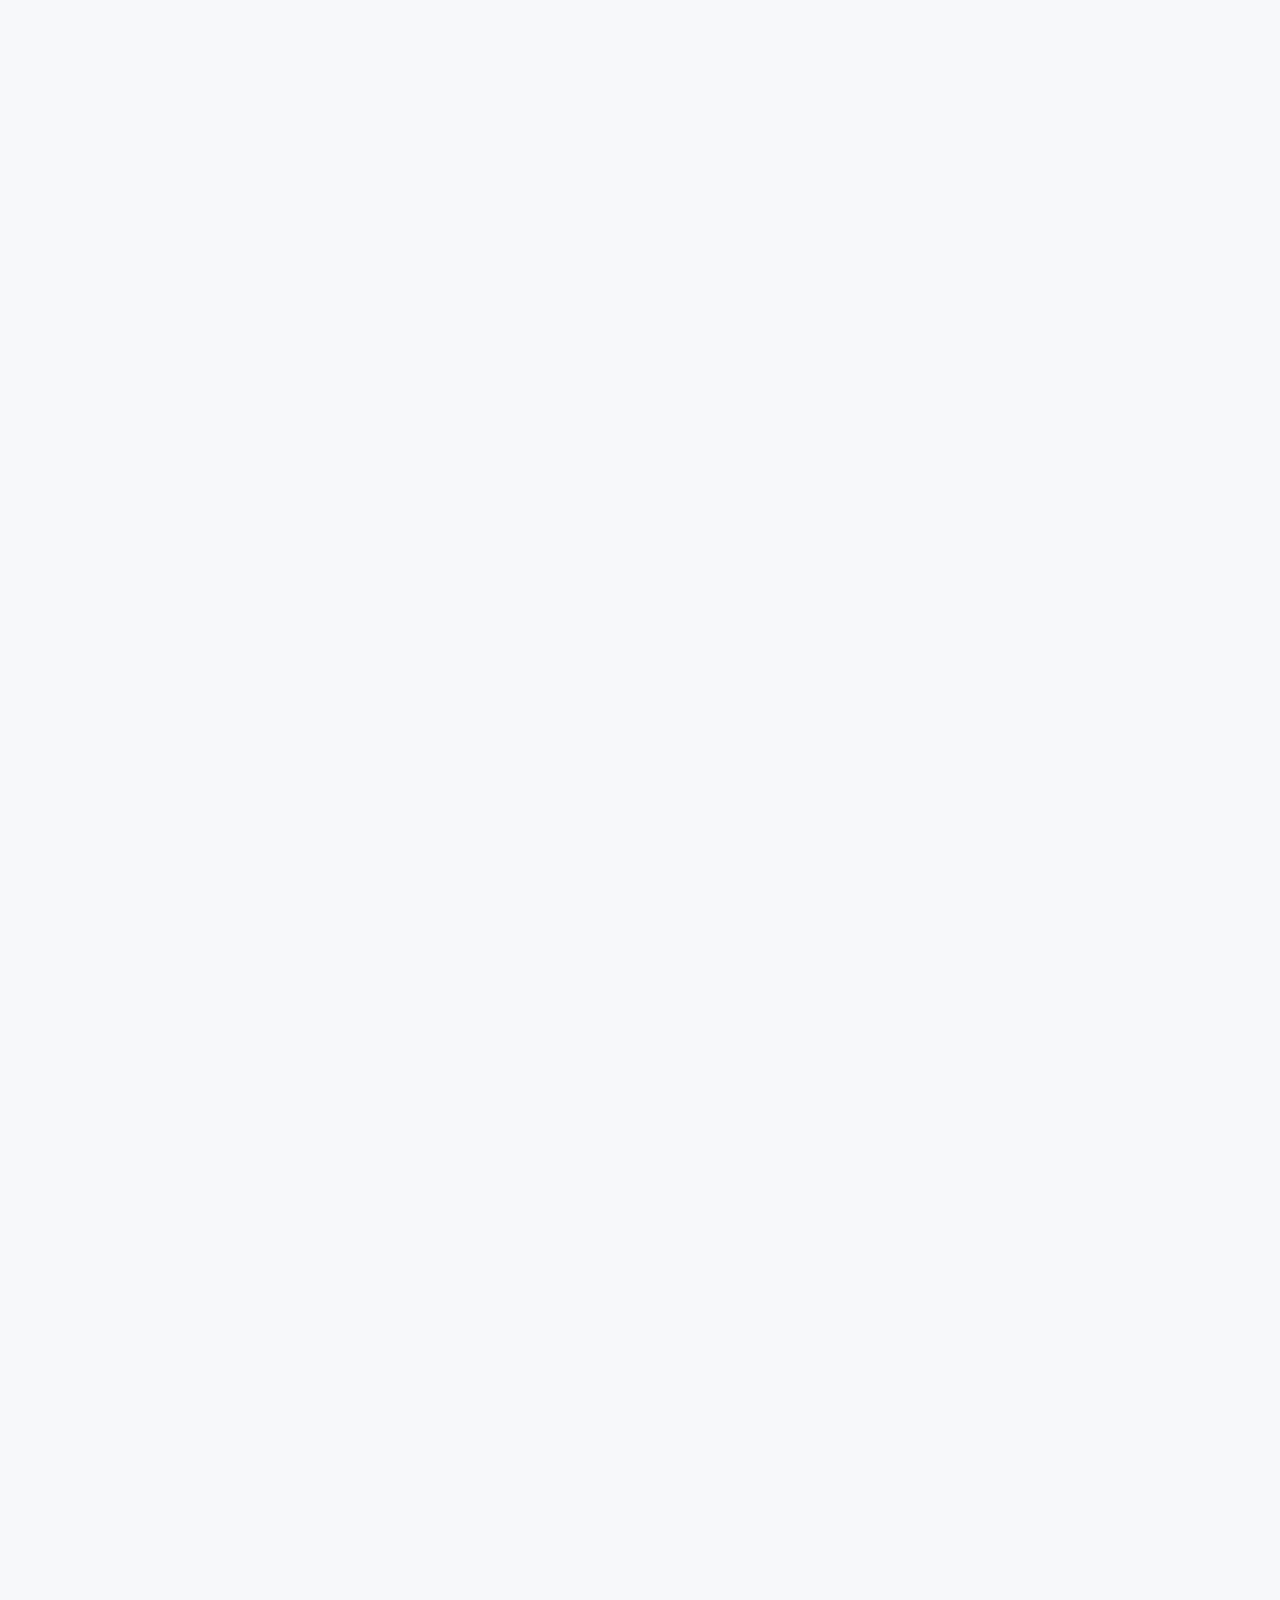
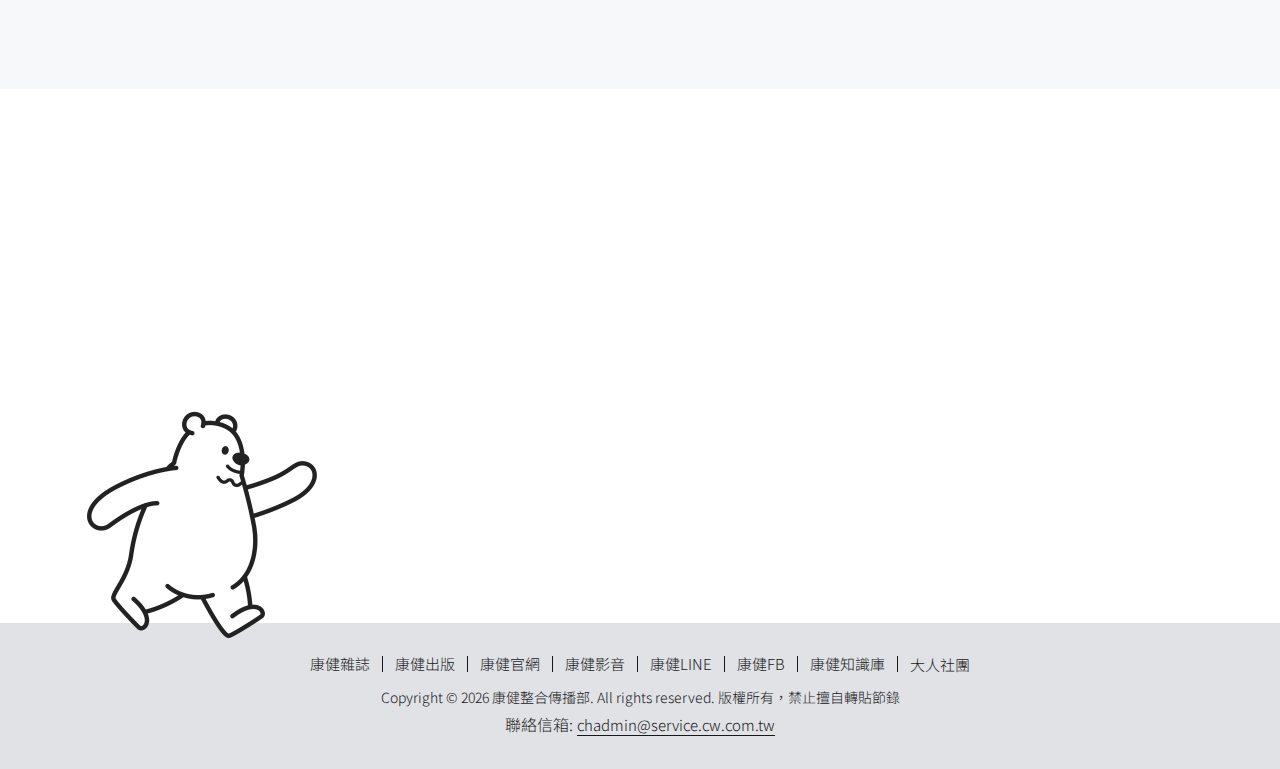
<file: lottery.html>
<!DOCTYPE html>
<html lang="zh-Hant">
<head>
	<meta charset="UTF-8">
	<meta name="viewport" content="width=device-width, initial-scale=1, shrink-to-fit=no">
	<title>2026讀者抽獎公佈 | 信賴，是品牌永續關鍵</title>
	<meta property="og:title" content="2026讀者抽獎公佈 | 信賴，是品牌永續關鍵" />
	<meta property="og:description" content="信賴品牌調查問卷選項眾多，感謝《康健雜誌》忠實讀者兼具耐心與熱心的參與。我們依照問卷總數，採電腦系統隨機抽獎選出數位問卷的得獎名單。再次感謝讀者們的耐心，以及對生活品質的堅持！">
	<meta property="og:site_name" content="2026讀者抽獎公佈 | 信賴，是品牌永續關鍵">
	<meta property="og:image" content="https://www.commonhealth.com.tw/event/health-branding/images/share2026.jpg" />
	<link rel="canonical" href="https://www.commonhealth.com.tw/event/health-branding/lottery.html">

	<meta property="fb:pages" content="138654461200">
	<meta property="fb:pages" content="1537360033181144" />
	<meta property="fb:pages" content="654250351375124" />
	<meta property="fb:pages" content="654250351375124" />
	<meta property="fb:pages" content="307869372947150" />

	<link rel="icon" href="https://www.commonhealth.com.tw/assets/images/favicon.ico">
	<link rel="shortcut icon" href="https://www.commonhealth.com.tw/assets/images/apple-touch-icon.png" type="image/x-icon">
	<link href="https://www.commonhealth.com.tw/assets/images/favicon-16x16.png" rel="apple-touch-icon" sizes="16x16">
	<link href="https://www.commonhealth.com.tw/assets/images/favicon-32x32.png" rel="apple-touch-icon" sizes="32x32">
	<link rel="apple-touch-icon" href="https://www.commonhealth.com.tw/assets/images/apple-touch-icon_58.png">
	<link rel="apple-touch-icon" sizes="80x80" href="https://www.commonhealth.com.tw/assets/images/apple-touch-icon-80.png">
	<link rel="apple-touch-icon" sizes="152x152" href="https://www.commonhealth.com.tw/assets/images/apple-touch-icon-152.png">
	<link rel="apple-touch-icon" sizes="180x180" href="https://www.commonhealth.com.tw/assets/images/apple-touch-icon-180.png">
	<link rel="apple-touch-icon" sizes="167x167" href="https://www.commonhealth.com.tw/assets/images/apple-touch-icon-167.png">

	<link rel="stylesheet" href="css/bootstrap.min.css">
	<link rel="stylesheet" href="css/animate.css">
	<link rel="stylesheet" href="owl/owl.carousel.min.css">
	<link rel="stylesheet" href="owl/owl.theme.default.min.css">
	<link rel="stylesheet" type="text/css" href="css/style.css">

	<script type="text/javascript" src="https://script.crazyegg.com/pages/scripts/0032/0861.js" async="async"></script>
	<script type='text/javascript'>var _sf_startpt=(new Date()).getTime()</script>

	<!-- Google Tag Manager -->
	<noscript><iframe src="https://www.googletagmanager.com/ns.html?id=GTM-MCMN77"
	height="0" width="0" style="display:none;visibility:hidden"></iframe></noscript>

	<script>(function(w,d,s,l,i){w[l]=w[l]||[];w[l].push({'gtm.start':
	new Date().getTime(),event:'gtm.js'});var f=d.getElementsByTagName(s)[0],
	j=d.createElement(s),dl=l!='dataLayer'?'&l='+l:'';j.async=true;j.src=
	'https://www.googletagmanager.com/gtm.js?id='+i+dl;f.parentNode.insertBefore(j,f);
	})(window,document,'script','dataLayer','GTM-MCMN77');</script>
	<!-- End Google Tag Manager -->

	<!-- Facebook Pixel Code -->
	<script>
	!function(f,b,e,v,n,t,s)
	{if(f.fbq)return;n=f.fbq=function(){n.callMethod?
	n.callMethod.apply(n,arguments):n.queue.push(arguments)};
	if(!f._fbq)f._fbq=n;n.push=n;n.loaded=!0;n.version='2.0';
	n.queue=[];t=b.createElement(e);t.async=!0;
	t.src=v;s=b.getElementsByTagName(e)[0];
	s.parentNode.insertBefore(t,s)}(window, document,'script',
	'https://connect.facebook.net/en_US/fbevents.js');
	fbq('init', '153319238642910');
	fbq('track', 'PageView');
	</script>
	<noscript><img height="1" width="1" style="display:none"
	src="https://www.facebook.com/tr?id=153319238642910&ev=PageView&noscript=1"
	/></noscript>
	<!-- End Facebook Pixel Code -->

	<!-- GAM
	<script async='async' src='https://www.googletagservices.com/tag/js/gpt.js'></script>
	<script>
		var googletag = googletag || {};
		googletag.cmd = googletag.cmd || [];
	</script>

	<script>
		googletag.cmd.push(function() {
			googletag.defineSlot('/110393698/PC_2019health_brand_970x250', [[970, 250], [970, 90]], 'div-gpt-ad-1550828524897-0').addService(googletag.pubads());
			googletag.pubads().enableSingleRequest();
			googletag.pubads().collapseEmptyDivs();
			googletag.enableServices();
		});
	</script>
	<script>
		googletag.cmd.push(function() {
			googletag.defineSlot('/110393698/MB_2019health_brand_300x100', [ [300, 100], [300, 250]], 'div-gpt-ad-1550828882293-0').addService(googletag.pubads());
			googletag.pubads().enableSingleRequest();
			googletag.pubads().collapseEmptyDivs();
			googletag.enableServices();
		});
	</script> -->
</head>
<body>

<div id="fb-root"></div>
<script>(function(d, s, id) {
  var js, fjs = d.getElementsByTagName(s)[0];
  if (d.getElementById(id)) return;
  js = d.createElement(s); js.id = id;
  js.src = 'https://connect.facebook.net/zh_TW/sdk.js#xfbml=1&version=v2.12&appId=150286561711250&autoLogAppEvents=1';
  fjs.parentNode.insertBefore(js, fjs);
}(document, 'script', 'facebook-jssdk'));</script>

	<div class="page page--lottery" id="top">
		<header class="hd">
			<div class="container">
				<h1><a href="./">康健信賴品牌館</a></h1>
				<a class="menu-link"></a>
				<nav id="menu" role="navigation">
					<ul>
						<li class="menu"><a href="survey.html"><span>信賴品牌調查</span></a></li>
						<li class="menu"><a href="award.html"><span>最新得獎品牌</span></a></li>
						<li class="menu current"><a href="lottery.html"><span>讀者抽獎公佈</span></a></li>
					</ul>
				</nav>
			</div>
		</header>
		<main class="main">
			<div class="kv">
				<div class="container">
					<div class="kv__content">
						<div class="topic wow fadeIn" data-wow-duration="0.5s" data-wow-delay="1s">讀者抽獎公佈</div>
					</div>
				</div>
			</div>
			<section class="secton section--lottery">
				<div class="container">
					<div class="section__content">
						<div class="gift">
							<div class="gift__paragraph wow fadeIn" data-wow-duration="0.5s" data-wow-delay="0.2s">
								<p class="thanks">此調查問卷品牌選項眾多，感謝《康健雜誌》忠實讀者兼具耐心、熱心參與。<br>唯有來自重要消費者的寶貴意見，才能共同為台灣選擇出值得信賴的好品牌！</p>
							</div>
							<div class="gift__rule wow fadeIn" data-wow-duration="0.5s" data-wow-delay="0.7s">
								<div class="rule">
									<dl>
										<dt>調查時程</dt>
										<dd>2025/11/03 - 2025/12/21</dd>
									</dl>
									<dl>
										<dt>調查方式</dt>
										<dd>數位問卷，2025/11/03正式上線。</dd>
									</dl>
									<dl><dt>調查獎項</dt>
										<dd>
											<p>【TELEFUNKEN】德律風根智能循環立扇 (市價3,680元)*乙台</p>
											<p>【CHEF-TOPF】薔薇系列不沾湯鍋 (市價3,180元) *乙個</p>
											<p>【奇美】多功能快煮壺 KT-15SGT0 (市價1,988元)*乙台</p>
											<p>康健暢銷特刊：強肌力100問*乙本(共120本) </p>
										</dd>
									</dl>
									<dl>
										<dt>抽獎方式</dt>
										<dd>依問卷總數，採電腦系統隨機抽獎。</dd>
									</dl>
									<dl>
										<dt>得獎名單公佈與寄送</dt>
										<dd>2026/03/01 公佈名單，2026/03/17 寄送</dd>
									</dl>
									<dl>
										<dt>注意事項</dt>
										<dd>因本活動為機會中獎活動，已於3/1發出通知簡訊，請中獎人依所得稅法規定，於3/8前提供相關資訊供康健雜誌向稅捐機關進行年度列單申報作業。若中獎人不願提供相關資料或其他可歸責中獎人之事由致無法寄送或被退件等情事者，則視同自動放棄中獎資格及獎項，不再另行通知，亦不得要求補發，敬請見諒。</dd>
									</dl>
								</div>
							</div>
						</div>
					</div>
				</div>
			</section>
			<section class="section section--prize">
				<div class="container">
					<div class="section__content">
						<div class="prize">
							<div class="prize__title wow fadeIn" data-wow-duration="0.5s" data-wow-delay="0.2s">得獎讀者</div>
							<div class="prize__list">
								<ul class="prizeList">
									<li class="prizeList__item prizeList__item--topL wow fadeIn" data-wow-duration="0.5s" data-wow-delay="0.5s">
										<div class="prizeItem">
											<div class="prizeItem__image"><img src="images/gift-pot.png" alt="TELEFUNKEN 德律風根智能循環立扇"></div>
											<div class="prizeItem__name">【TELEFUNKEN】<br>德律風根智能循環立扇</div>
											<div class="prizeItem__price">(市價NT. 3,680) </div>
											<div class="prizeItem__laureate">
												<div class="label">得獎者</div>
												<ul class="nameList">
													<li>王○雲</li>
												</ul>
											</div>
										</div>
									</li>
									<li class="prizeList__item prizeList__item--topC wow fadeIn" data-wow-duration="0.5s" data-wow-delay="1s">
										<div class="prizeItem">
											<div class="prizeItem__image"><img src="images/gift-suitcase.png" alt="CHEF-TOPF 薔薇系列不沾湯鍋"></div>
											<div class="prizeItem__name">【CHEF-TOPF】<br>薔薇系列不沾湯鍋</div>
											<div class="prizeItem__price">（市價NT. 3,180）</div>
											<div class="prizeItem__laureate">
												<div class="label">得獎者</div>
												<ul class="nameList">
													<li>陳○翊</li>
												</ul>
											</div>
										</div>
									</li>
									<li class="prizeList__item prizeList__item--topR wow fadeIn" data-wow-duration="0.5s" data-wow-delay="1.5s">
										<div class="prizeItem">
											<div class="prizeItem__image"><img src="images/gift-iron.png" alt="奇美 多功能快煮壺"></div>
											<div class="prizeItem__name">【奇美】<br>多功能快煮壺 KT-15SGT0</div>
											
											<div class="prizeItem__price">（市價NT. 1,988）</div>
											<div class="prizeItem__laureate">
												<div class="label">得獎者</div>
												<ul class="nameList">
													<li>何○聰</li>
												</ul>
											</div>
										</div>
									</li>
									<li class="prizeList__item prizeList__item--normal wow fadeIn" data-wow-duration="0.5s" data-wow-delay="2s">
										<div class="prizeItem">
											<div class="prizeItem__image"><img src="images/gift-magazine.png" alt="康健絕版精選特刊 糖尿病生活指南100問完全解答"></div>
											<div class="prizeItem__name">康健暢銷特刊：強肌力100問*乙本</div>
											<div class="prizeItem__laureate">
												<div class="label">得獎者</div>
												<ul class="nameList">
													<li>郭○妤</li> <li>林○彬</li> <li>洪○慧</li> <li>陳○蕙</li> <li>林○良</li> <li>楊○繡</li> <li>吳○雄</li> <li>游○蓉</li> <li>譚○廷</li> <li>張○芸</li> <li>蘇○貞</li> <li>邱○軒</li> <li>蘇○寧</li> <li>邱○宏</li> <li>陳○霖</li> <li>林○恩</li> <li>蔡○記</li> <li>洪○彦</li> <li>劉○妮</li> <li>廖○明</li> <li>郭○宇</li> <li>張○琪</li> <li>歐○霆</li> <li>翁○懋</li> <li>陳○善</li> <li>梁○男</li> <li>羅○欣</li> <li>林○宏</li> <li>陳○惠</li> <li>劉○祿</li> <li>翁○晶</li> <li>吳○璇</li> <li>鄒○雯</li> <li>李○東</li> <li>林○庭</li> <li>張○鈴</li> <li>張○星</li> <li>林○潔</li> <li>吳○宜</li> <li>林○美</li> <li>蔡○哲</li> <li>王○安</li> <li>李○華</li> <li>陳○涵</li> <li>吳○嫻</li> <li>劉○星</li> <li>劉○廷</li> <li>王○方</li> <li>楊○榮</li> <li>黃○昕</li> <li>陳○伶</li> <li>黃○儀</li> <li>丘○君</li> <li>王○雯</li> <li>李○雅</li> <li>林○雯</li> <li>陳○玉</li> <li>楊○琪</li> <li>謝○玉</li> <li>方○琴</li> <li>郭○君</li> <li>陳○麗</li> <li>曾○鳳</li> <li>莊○瑄</li> <li>林○昌</li> <li>李○祥</li> <li>丁○玲</li> <li>張○軒</li> <li>伍○芬</li> <li>陳○謙</li> <li>黃○政</li> <li>安○莎</li> <li>陳○如</li> <li>黃○瓶</li> <li>黃○琪</li> <li>王○蕙</li> <li>石○花</li> <li>曹○善</li> <li>蘇○傑</li> <li>易○玲</li> <li>許○娟</li> <li>黃○堯</li> <li>蔡○如</li> <li>林○茹</li> <li>王○芳</li> <li>許○琪</li> <li>周○慧</li> <li>詹○婕</li> <li>林○榮</li> <li>林○凱</li> <li>葉○玉</li> <li>周○君</li> <li>林○賢</li> <li>蔡○慧</li> <li>林○莉</li> <li>吳○玲</li> <li>黃○嵐</li> <li>褚○鳳</li> <li>孫○瑩</li> <li>陳○妤</li> <li>吳○軒</li> <li>龔○仔</li> <li>何○源</li> <li>張○君</li> <li>簡○安</li> <li>蔡○麗</li> <li>張○峮</li> <li>盧○慶</li> <li>林○萩</li> <li>洪○庭</li> <li>蕭○雲</li> <li>洪○翔</li> <li>黃○婷</li> <li>許○協</li> <li>陳○英</li> <li>施○昭</li> <li>蔡○汎</li> <li>管○緯</li> <li>mei○○ueh</li> <li>楊</li> 
												</ul>
											</div>
										</div>
									</li>
								</ul>
							</div>
						</div>
						<div class="notice wow fadeIn" data-wow-duration="0.5s" data-wow-delay="0.7s">
							<p>再次感謝讀者們的耐心，以及對生活品質的堅持！恭喜以上獲獎者，我們已通知獎項領取。</p>
							<p>如有任何問題，歡迎來信詢問 <a href="mailto:chadmin@service.cw.com.tw">chadmin@service.cw.com.tw</a></p>
						</div>
					</div>
				</div>
			</section>
			<!-- GAM
			<section class="section section--ad">
				<div class="container">
					<div class="pc"> -->
						<!-- /110393698/PC_2019health_brand_970x250 -->
						<!-- GAM
						<div id='div-gpt-ad-1550828524897-0'>
							<script>
								googletag.cmd.push(function() { googletag.display('div-gpt-ad-1550828524897-0'); });
							</script>
						</div>
					</div>
					<div class="mb"> -->
						<!-- /110393698/MB_2019health_brand_300x100 -->
						<!-- GAM 
						<div id='div-gpt-ad-1550828882293-0'>
							<script>
								googletag.cmd.push(function() { googletag.display('div-gpt-ad-1550828882293-0'); });
							</script>
						</div>
					</div>
				</div>
			</section> -->
			<section class="section section--record">
				<div class="container">
					<div class="section__content">
						<ul class="recordList wow fadeIn" data-wow-duration="0.5s" data-wow-delay="0.2s">
							<li class="recordList__item"><a href="award.html" class="btn btn--history is-prev"><span class="btn__text">今年度最新得獎品牌</span></a></li>
						</ul>
						<div class="passPage">
							<h2 class="passPage__title h2 wow fadeIn" data-wow-duration="0.5s" data-wow-delay="0.7s">歷年信賴品牌調查</h2>
							<div class="passPage__content wow fadeIn" data-wow-duration="0.5s" data-wow-delay="1.2s">
								<ul class="passList">
									<li class="passList__item"><a href="https://www.commonhealth.com.tw/event/2025health-branding/" class="btn btn--passPage" target="_blank"><span class="btn__text">2025</span></a></li>
									<li class="passList__item"><a href="https://www.commonhealth.com.tw/event/2024health-branding/" class="btn btn--passPage" target="_blank"><span class="btn__text">2024</span></a></li>
									<li class="passList__item"><a href="https://www.commonhealth.com.tw/event/2023health-branding/" class="btn btn--passPage" target="_blank"><span class="btn__text">2023</span></a></li>
									<li class="passList__item"><a href="https://www.commonhealth.com.tw/event/2022health-branding/" class="btn btn--passPage" target="_blank"><span class="btn__text">2022</span></a></li>
									<li class="passList__item"><a href="https://www.commonhealth.com.tw/event/2021health-branding/" class="btn btn--passPage" target="_blank"><span class="btn__text">2021</span></a></li>
									<li class="passList__item"><a href="https://www.commonhealth.com.tw/event/2020health-branding/" class="btn btn--passPage" target="_blank"><span class="btn__text">2020</span></a></li>
									<li class="passList__item"><a href="https://www.commonhealth.com.tw/event/2019health-branding/" class="btn btn--passPage" target="_blank"><span class="btn__text">2019</span></a></li>
								</ul>
							</div>
						</div>
					</div>
				</div>
			</section>
			<footer class="ft">
				<div class="container">
					<div class="ft-channel">
						<ul>
							<li><a href="https://www.commonhealth.com.tw/magazine/latest/" target="_blank">康健雜誌</a></li>
							<li><a href="https://www.commonhealth.com.tw/book/index.action" target="_blank">康健出版</a></li>
							<li><a href="https://www.commonhealth.com.tw/" target="_blank">康健官網</a></li>
							<li><a href="https://www.youtube.com/user/CommonHealthTV" target="_blank">康健影音</a></li>
							<li><a href="https://line.me/ti/p/@commonhealth" target="_blank">康健LINE</a></li>
							<br>
							<li><a href="https://www.facebook.com/commonhealth/" target="_blank">康健FB</a></li>
							<li><a href="https://kb.commonhealth.com.tw/" target="_blank">康健知識庫</a></li>
							<li><a href="https://club.commonhealth.com.tw/" target="_blank">大人社團</a></li>
						</ul>
					</div>
					<div class="ft-copyright">
						Copyright © 2026 康健整合傳播部. <br>All rights reserved. 版權所有，禁止擅自轉貼節錄
					</div>
					<div class="ft-mail">
						聯絡信箱: <a href="mailto:chadmin@service.cw.com.tw">chadmin@service.cw.com.tw</a>
					</div>
				</div>
			</footer>
		</main>
	</div>
	<a href="#top" class="gotop">TOP</a>

	<script src="js/jquery-latest.min.js"></script>
	<script src="js/jquery.mobile.custom.js"></script>
	<script src="js/popper.min.js"></script>
	<script src="js/bootstrap.min.js"></script>
	<script src="js/Chart.js"></script>
	<script src="js/wow.js"></script>
	<script src="owl/owl.carousel.min.js"></script>
	<script src="js/common.js"></script>


<script type='text/javascript'>
    var _sf_async_config={};
    /** CONFIGURATION START **/
    _sf_async_config.uid = 64865;
    _sf_async_config.domain = 'topic.commonhealth.com.tw';
    _sf_async_config.useCanonical = true;
    _sf_async_config.sections = '廣告專輯';  //CHANGE THIS
    _sf_async_config.authors = '2026信賴品牌館';    //CHANGE THIS
    /** CONFIGURATION END **/
    (function(){
      function loadChartbeat() {
        window._sf_endpt=(new Date()).getTime();
        var e = document.createElement('script');
        e.setAttribute('language', 'javascript');
        e.setAttribute('type', 'text/javascript');
        e.setAttribute('src', 'https://static.chartbeat.com/js/chartbeat.js');
        document.body.appendChild(e);
      }
      var oldonload = window.onload;
      window.onload = (typeof window.onload != 'function') ?
         loadChartbeat : function() { oldonload(); loadChartbeat(); };
    })();
</script>
</body>
</html>
</file>
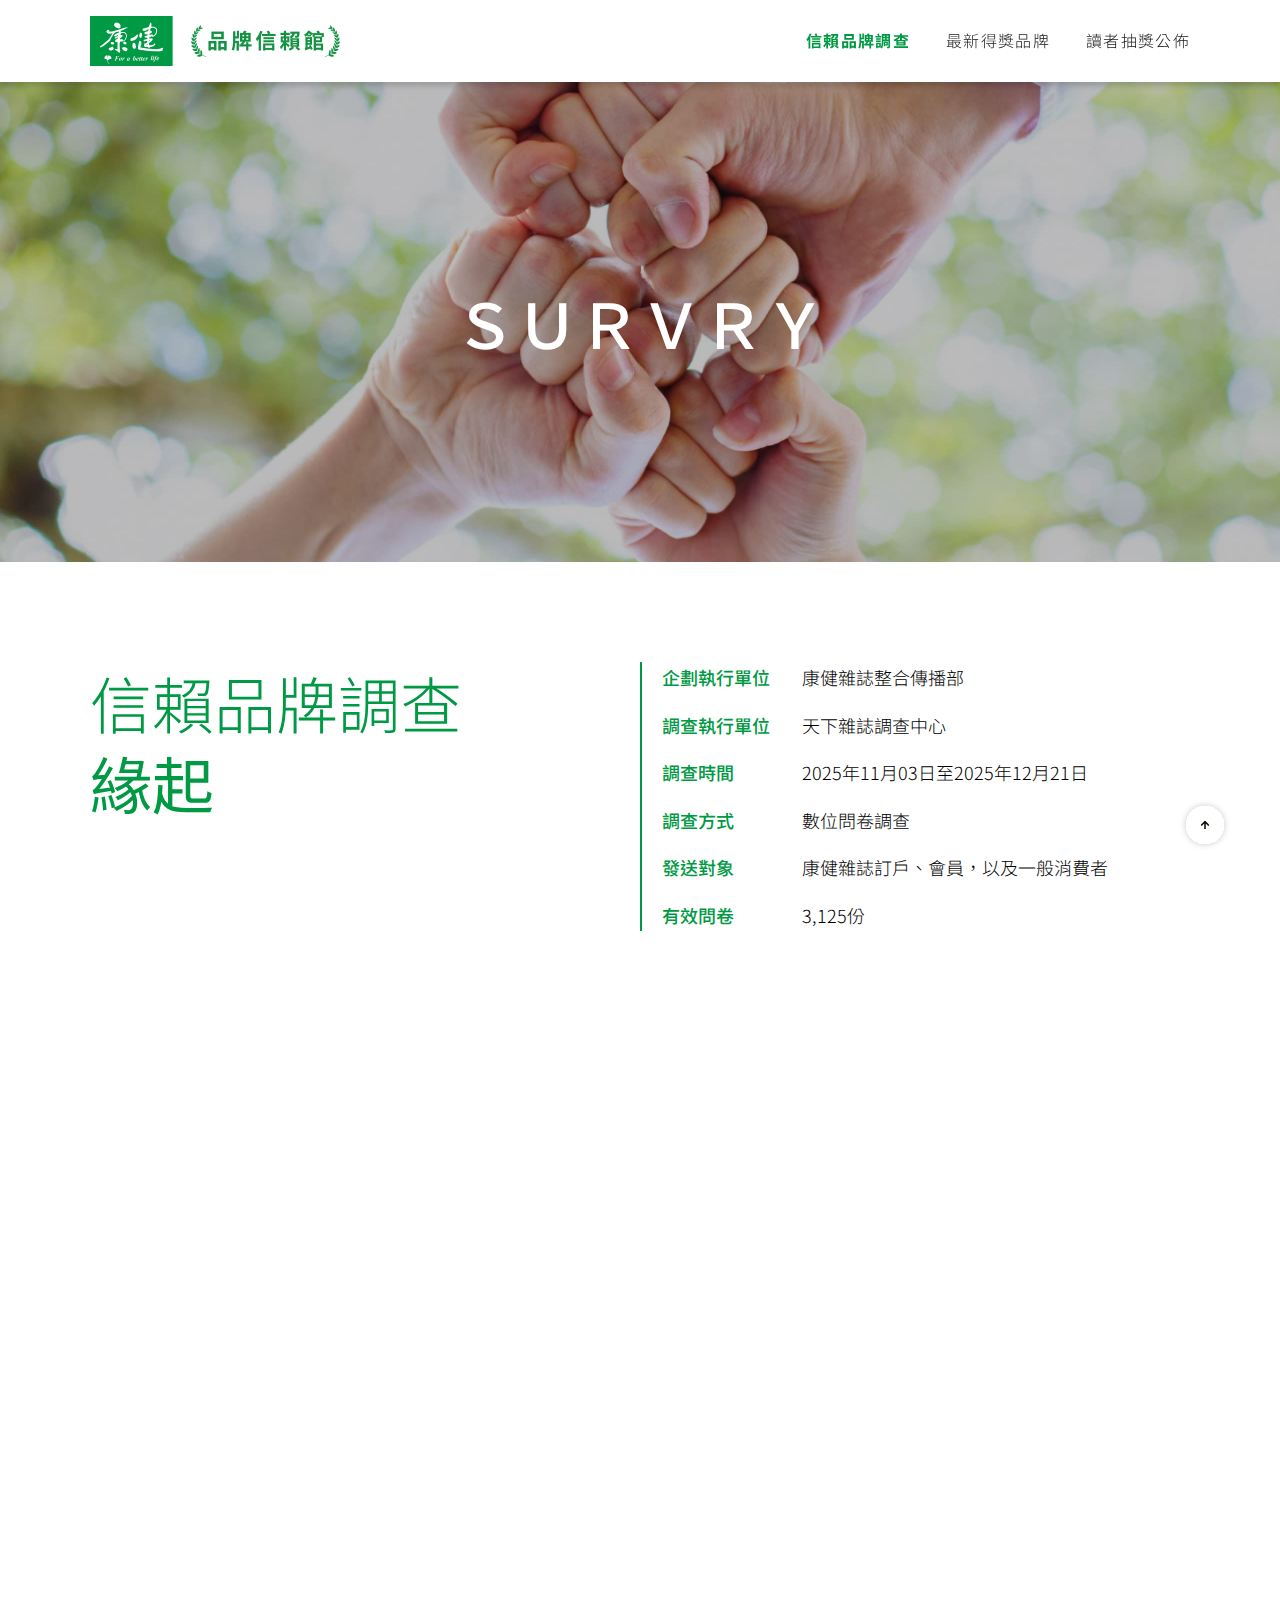
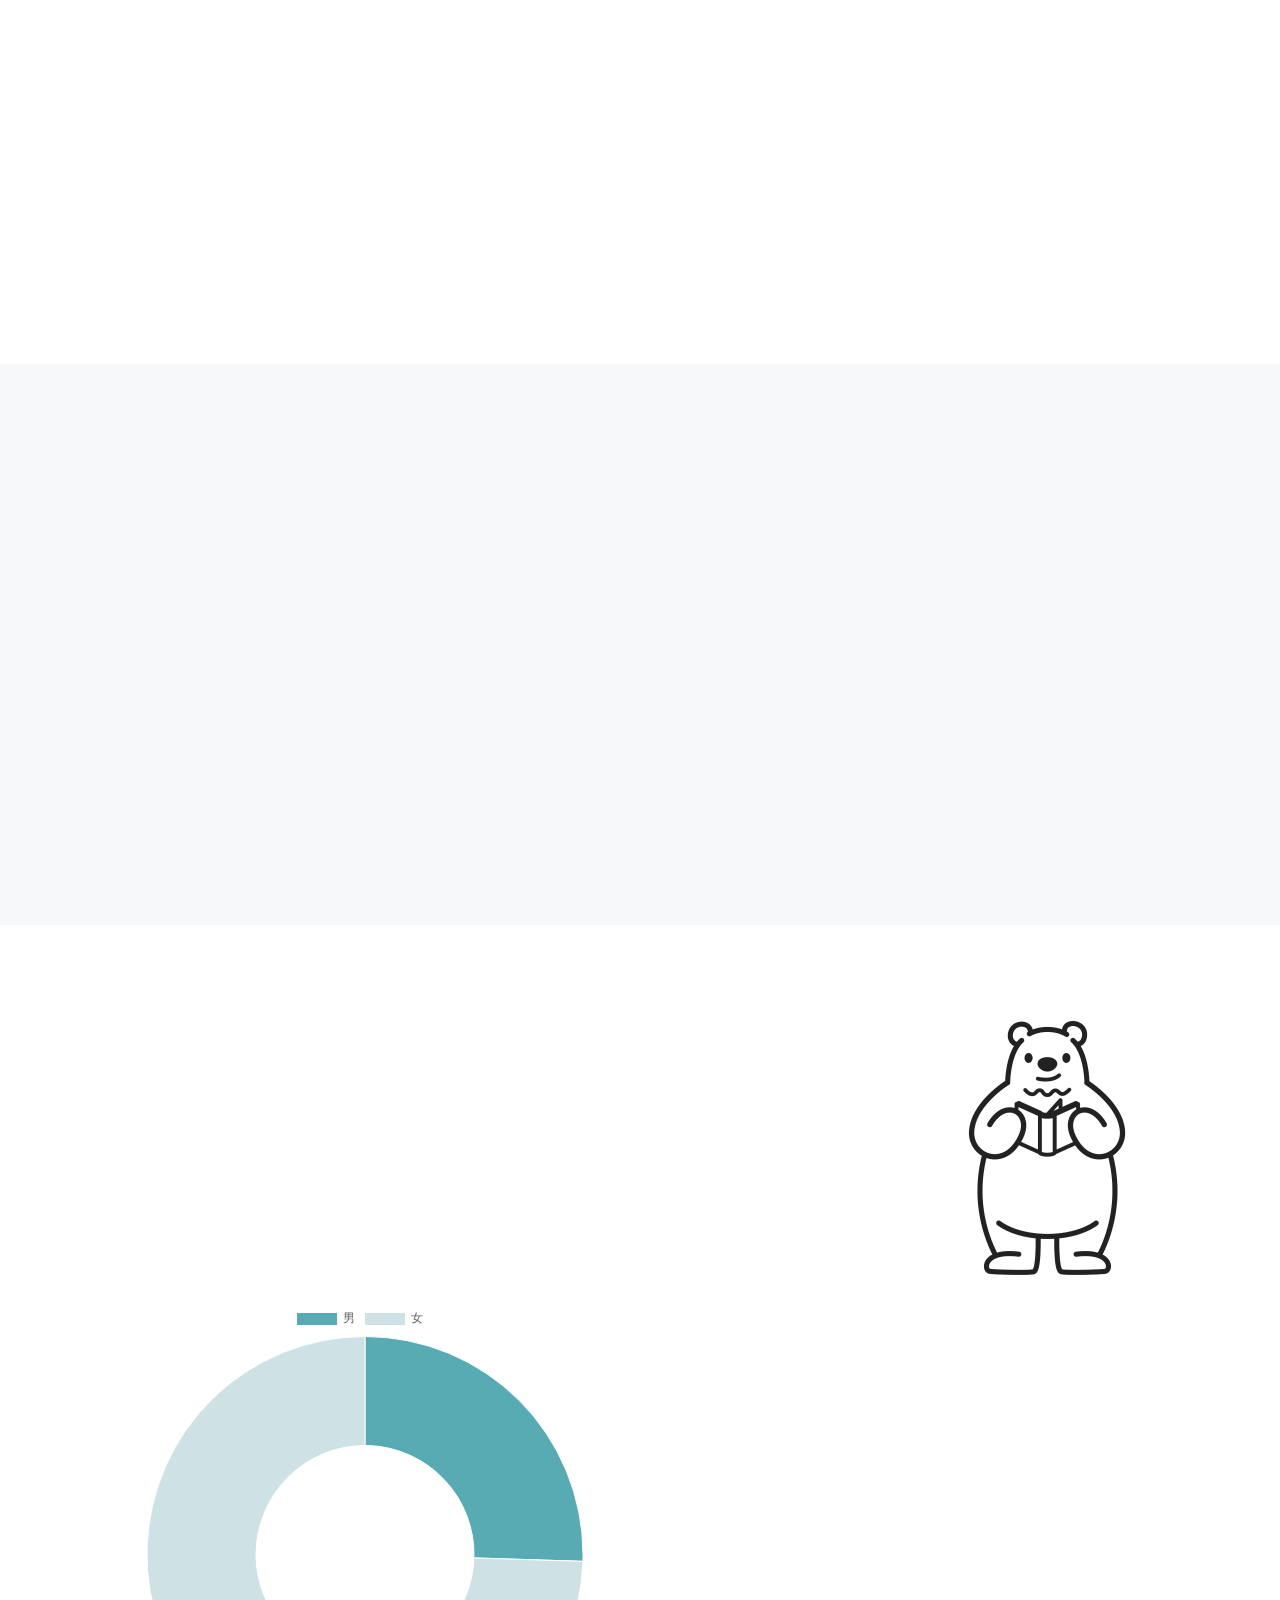
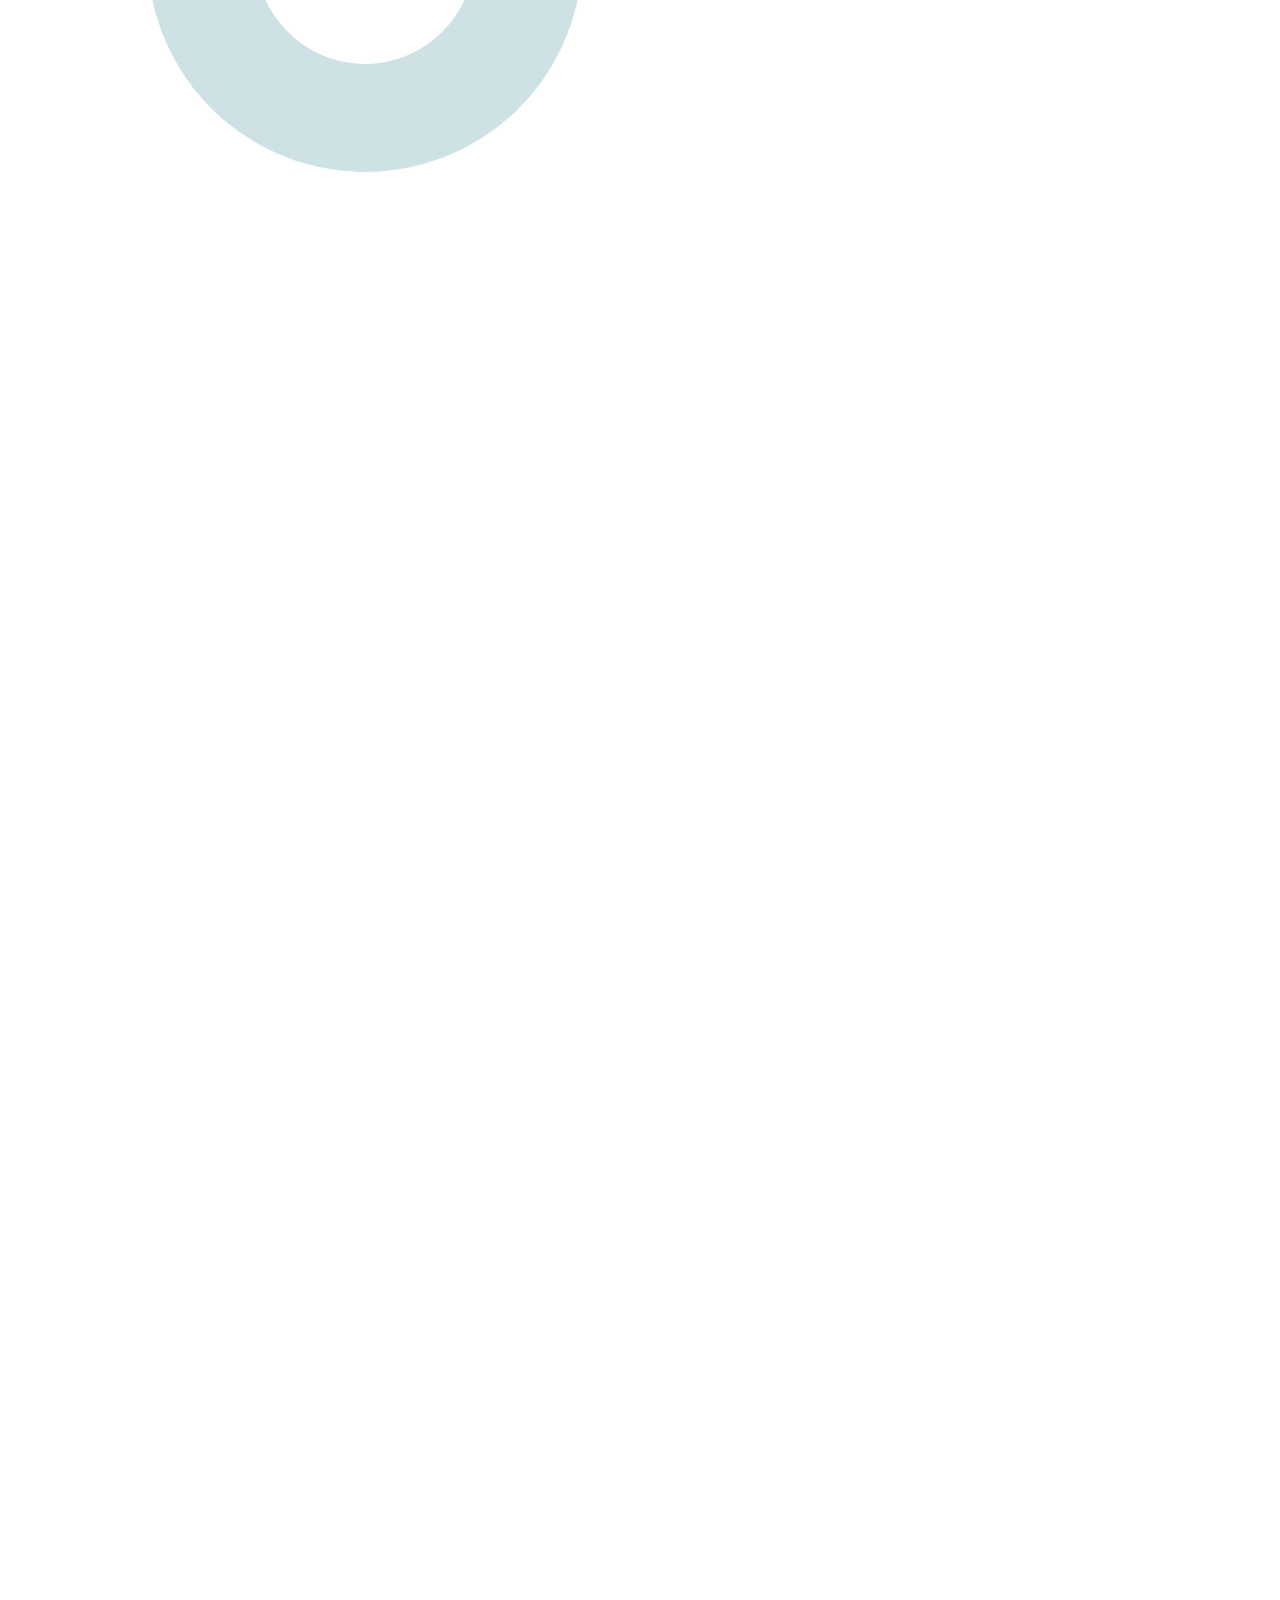
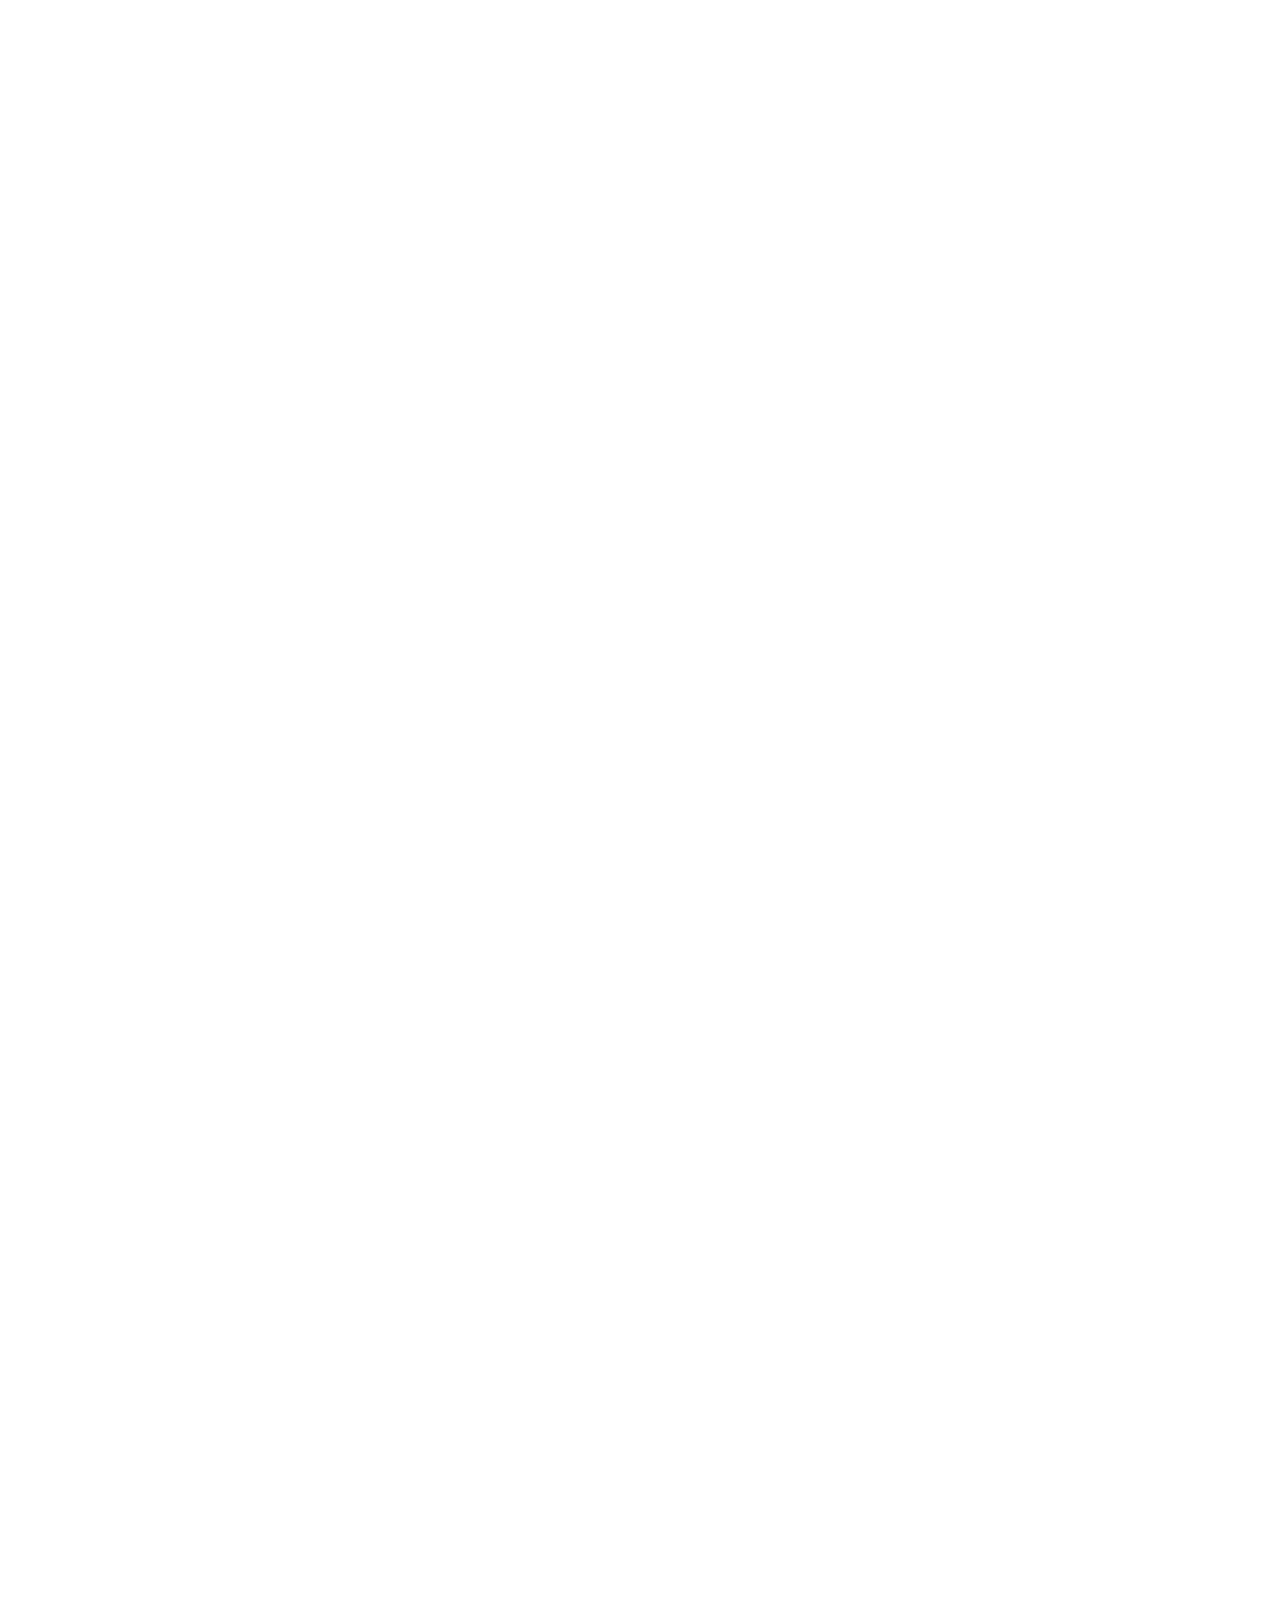
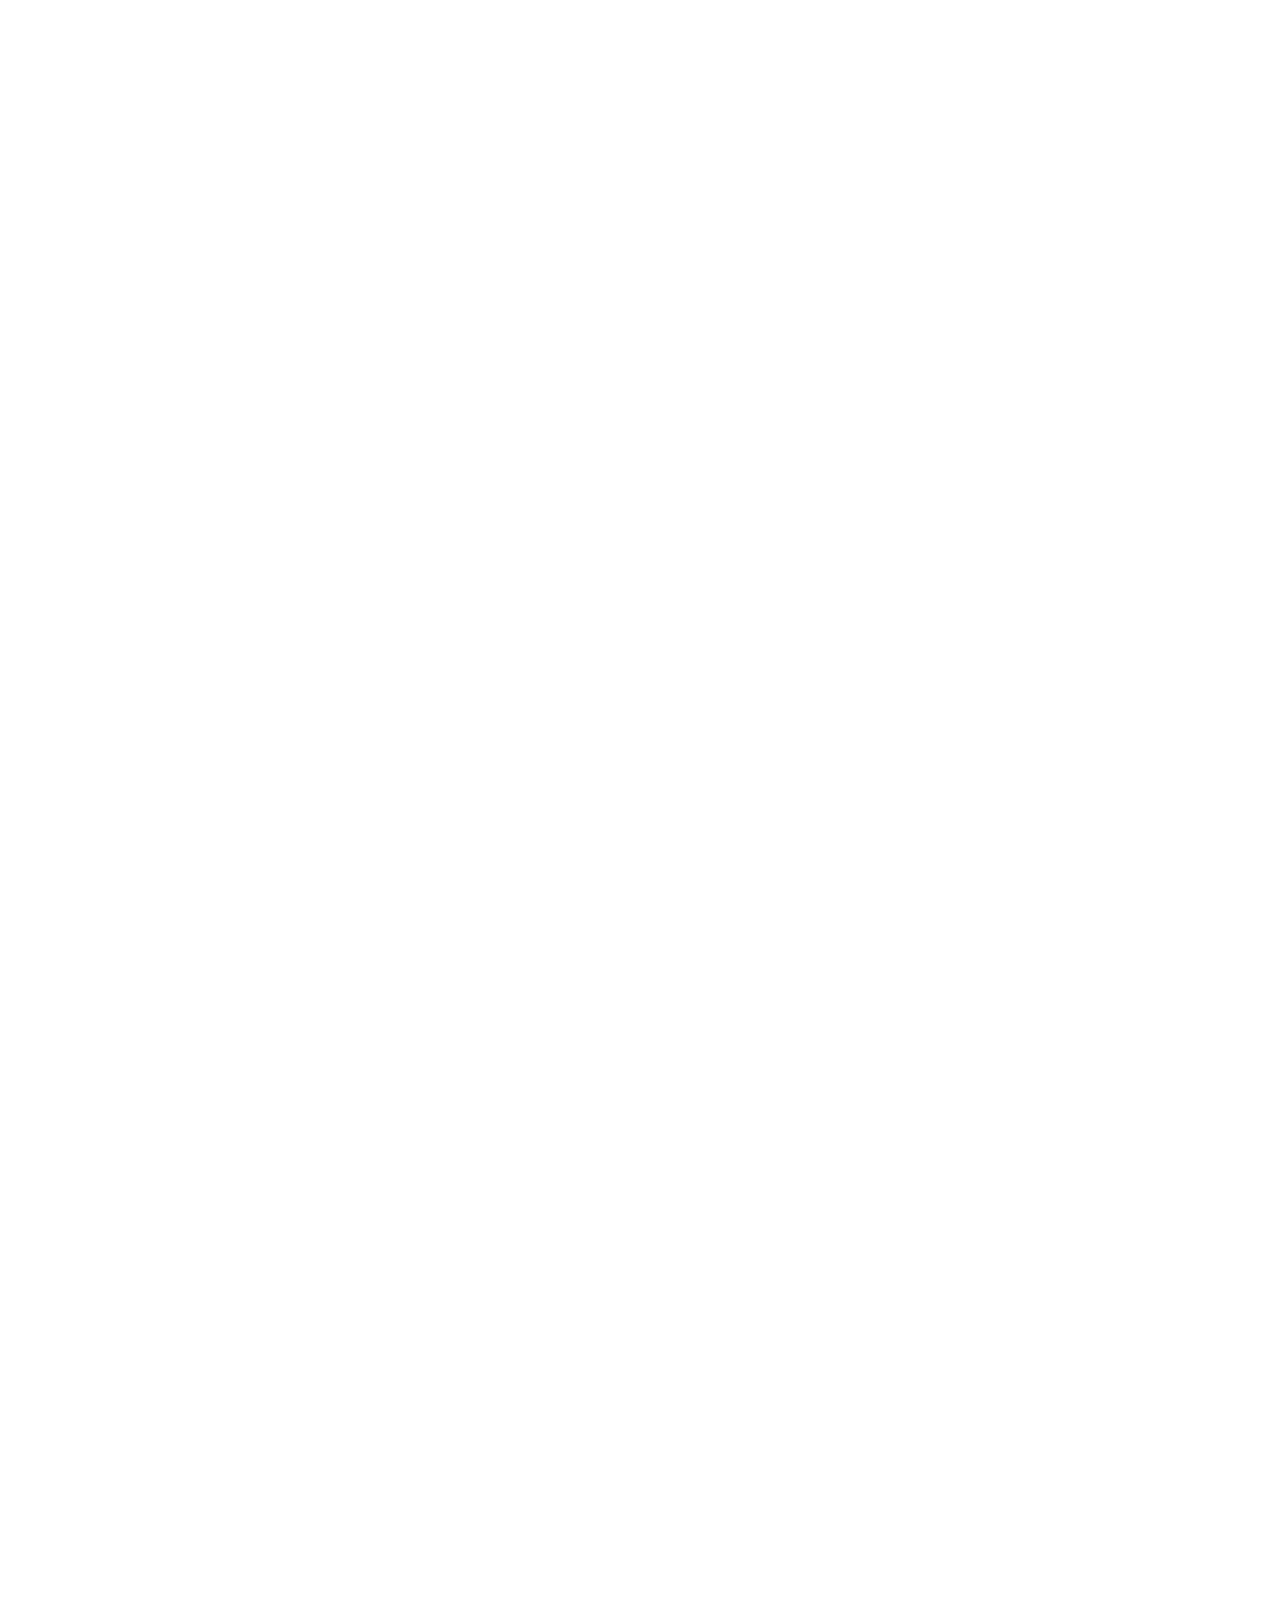
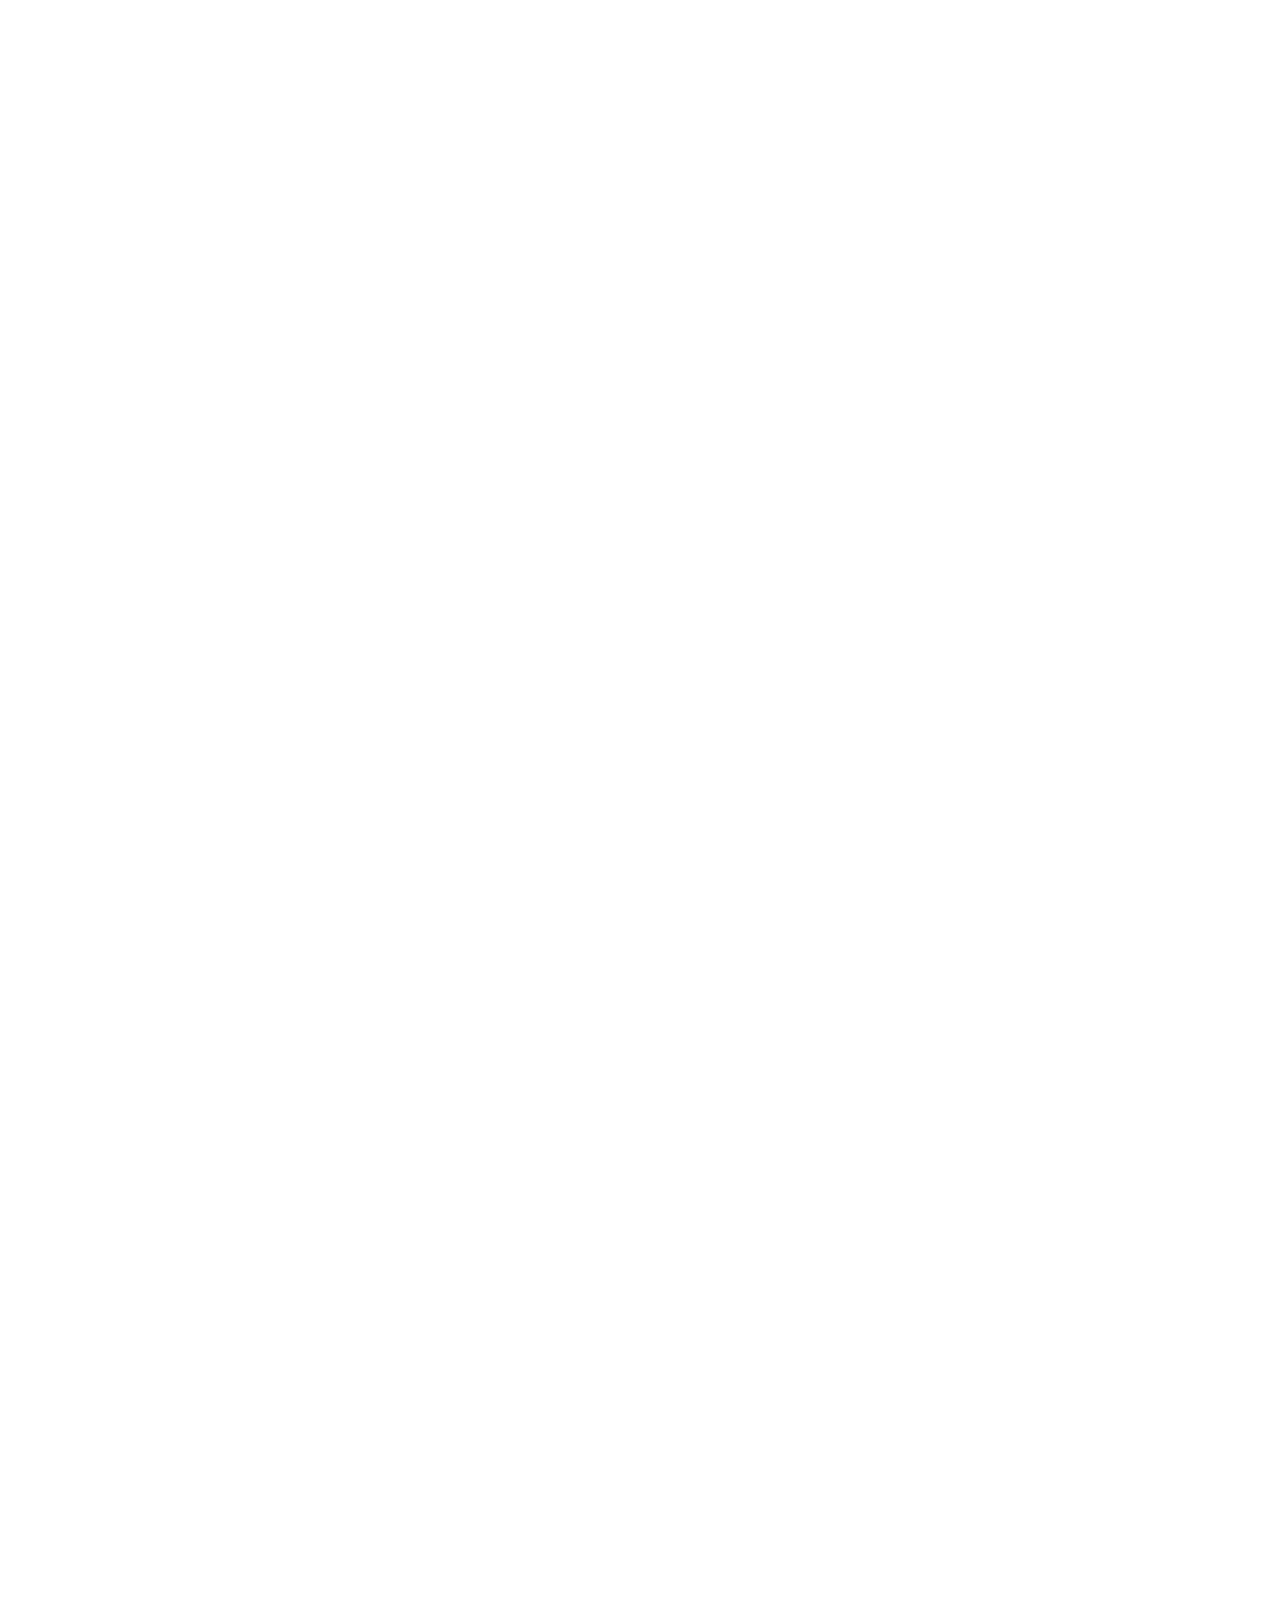
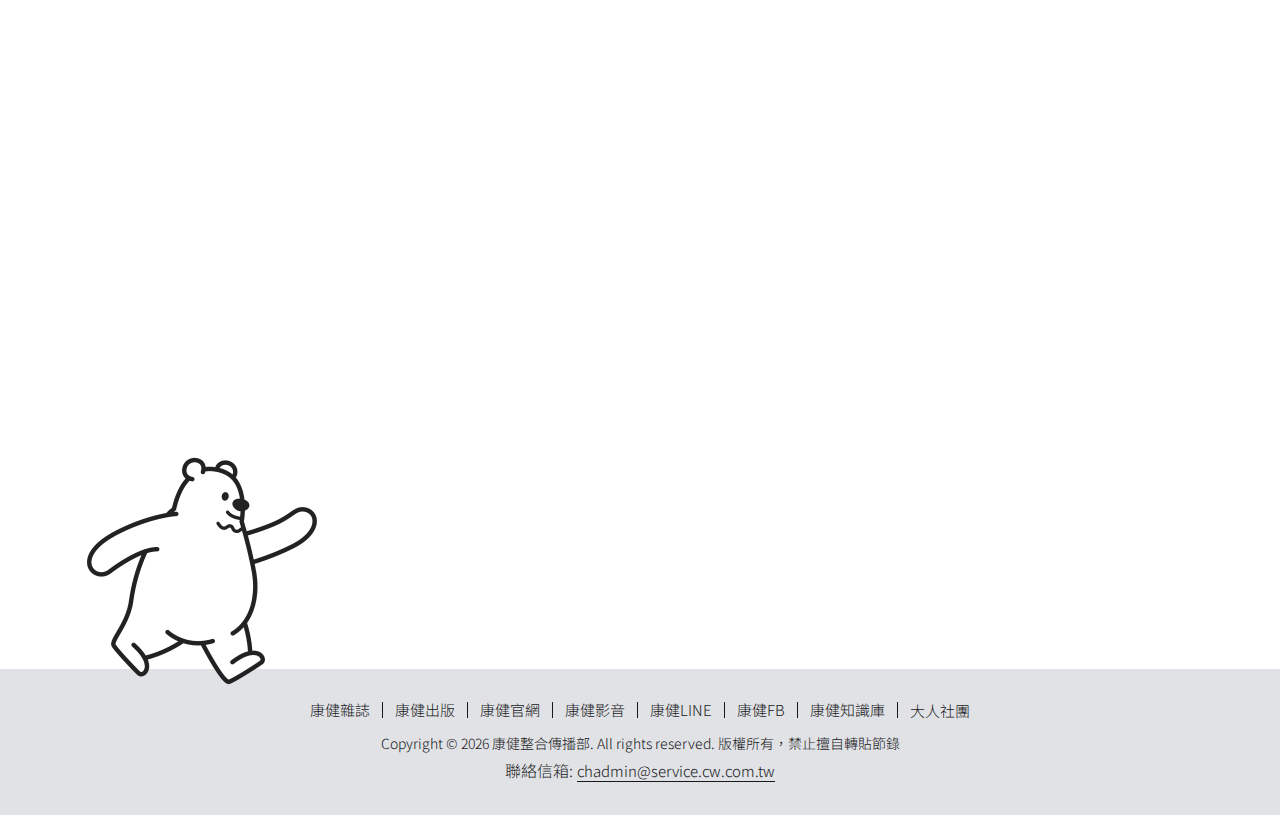
<file: survey.html>
<!DOCTYPE html>
<html lang="zh-Hant">
<head>
	<meta charset="UTF-8">
	<meta name="viewport" content="width=device-width, initial-scale=1, shrink-to-fit=no">
	<title>2026信賴品牌調查分析 | 信賴，是品牌永續關鍵</title>
	<meta property="og:title" content="2026信賴品牌調查分析 | 信賴，是品牌永續關鍵" />
	<meta property="og:description" content="2026年康健信賴品牌大調查集結了數位共3125份的問卷樣本，其樣本輪廓反映出社會大眾現今具備的高度健康意識，並以消費行動來選擇品質優良與信賴度高的商品或服務。">
	<meta property="og:site_name" content="2026信賴品牌調查分析 | 信賴，是品牌永續關鍵">
	<meta property="og:image" content="https://www.commonhealth.com.tw/event/health-branding/images/share2026.jpg" />
	<link rel="canonical" href="https://www.commonhealth.com.tw/event/health-branding/survey.html">

	<meta property="fb:pages" content="138654461200">
	<meta property="fb:pages" content="1537360033181144" />
	<meta property="fb:pages" content="654250351375124" />
	<meta property="fb:pages" content="654250351375124" />
	<meta property="fb:pages" content="307869372947150" />

	<link rel="icon" href="https://www.commonhealth.com.tw/assets/images/favicon.ico">
	<link rel="shortcut icon" href="https://www.commonhealth.com.tw/assets/images/apple-touch-icon.png" type="image/x-icon">
	<link href="https://www.commonhealth.com.tw/assets/images/favicon-16x16.png" rel="apple-touch-icon" sizes="16x16">
	<link href="https://www.commonhealth.com.tw/assets/images/favicon-32x32.png" rel="apple-touch-icon" sizes="32x32">
	<link rel="apple-touch-icon" href="https://www.commonhealth.com.tw/assets/images/apple-touch-icon_58.png">
	<link rel="apple-touch-icon" sizes="80x80" href="https://www.commonhealth.com.tw/assets/images/apple-touch-icon-80.png">
	<link rel="apple-touch-icon" sizes="152x152" href="https://www.commonhealth.com.tw/assets/images/apple-touch-icon-152.png">
	<link rel="apple-touch-icon" sizes="180x180" href="https://www.commonhealth.com.tw/assets/images/apple-touch-icon-180.png">
	<link rel="apple-touch-icon" sizes="167x167" href="https://www.commonhealth.com.tw/assets/images/apple-touch-icon-167.png">

	<link rel="stylesheet" href="css/bootstrap.min.css">
	<link rel="stylesheet" href="css/animate.css">
	<link rel="stylesheet" href="owl/owl.carousel.min.css">
	<link rel="stylesheet" href="owl/owl.theme.default.min.css">
	<link rel="stylesheet" type="text/css" href="css/style.css">

	<script type="text/javascript" src="https://script.crazyegg.com/pages/scripts/0032/0861.js" async="async"></script>
	<script type='text/javascript'>var _sf_startpt=(new Date()).getTime()</script>

	<!-- Google Tag Manager -->
	<noscript><iframe src="https://www.googletagmanager.com/ns.html?id=GTM-MCMN77"
	height="0" width="0" style="display:none;visibility:hidden"></iframe></noscript>

	<script>(function(w,d,s,l,i){w[l]=w[l]||[];w[l].push({'gtm.start':
	new Date().getTime(),event:'gtm.js'});var f=d.getElementsByTagName(s)[0],
	j=d.createElement(s),dl=l!='dataLayer'?'&l='+l:'';j.async=true;j.src=
	'https://www.googletagmanager.com/gtm.js?id='+i+dl;f.parentNode.insertBefore(j,f);
	})(window,document,'script','dataLayer','GTM-MCMN77');</script>
	<!-- End Google Tag Manager -->

	<!-- Facebook Pixel Code -->
	<script>
	!function(f,b,e,v,n,t,s)
	{if(f.fbq)return;n=f.fbq=function(){n.callMethod?
	n.callMethod.apply(n,arguments):n.queue.push(arguments)};
	if(!f._fbq)f._fbq=n;n.push=n;n.loaded=!0;n.version='2.0';
	n.queue=[];t=b.createElement(e);t.async=!0;
	t.src=v;s=b.getElementsByTagName(e)[0];
	s.parentNode.insertBefore(t,s)}(window, document,'script',
	'https://connect.facebook.net/en_US/fbevents.js');
	fbq('init', '153319238642910');
	fbq('track', 'PageView');
	</script>
	<noscript><img height="1" width="1" style="display:none"
	src="https://www.facebook.com/tr?id=153319238642910&ev=PageView&noscript=1"
	/></noscript>
	<!-- End Facebook Pixel Code -->

	<!-- GAM
	<script async='async' src='https://www.googletagservices.com/tag/js/gpt.js'></script>
	<script>
		var googletag = googletag || {};
		googletag.cmd = googletag.cmd || [];
	</script>

	<script>
		googletag.cmd.push(function() {
			googletag.defineSlot('/110393698/PC_2019health_brand_970x250', [[970, 250], [970, 90]], 'div-gpt-ad-1550828524897-0').addService(googletag.pubads());
			googletag.pubads().enableSingleRequest();
			googletag.pubads().collapseEmptyDivs();
			googletag.enableServices();
		});
	</script>
	<script>
		googletag.cmd.push(function() {
			googletag.defineSlot('/110393698/MB_2019health_brand_300x100', [ [300, 100], [300, 250]], 'div-gpt-ad-1550828882293-0').addService(googletag.pubads());
			googletag.pubads().enableSingleRequest();
			googletag.pubads().collapseEmptyDivs();
			googletag.enableServices();
		});
	</script> -->
</head>
<body>

<div id="fb-root"></div>
<script>(function(d, s, id) {
  var js, fjs = d.getElementsByTagName(s)[0];
  if (d.getElementById(id)) return;
  js = d.createElement(s); js.id = id;
  js.src = 'https://connect.facebook.net/zh_TW/sdk.js#xfbml=1&version=v2.12&appId=150286561711250&autoLogAppEvents=1';
  fjs.parentNode.insertBefore(js, fjs);
}(document, 'script', 'facebook-jssdk'));</script>

<div class="page page--survey" id="top">
	<header class="hd">
		<div class="container">
			<h1><a href="./">康健信賴品牌館</a></h1>
			<a class="menu-link"></a>
			<nav id="menu" role="navigation">
				<ul>
					<li class="menu current"><a href="survey.html"><span>信賴品牌調查</span></a></li>
					<li class="menu"><a href="award.html"><span>最新得獎品牌</span></a></li>
					<li class="menu"><a href="lottery.html"><span>讀者抽獎公佈</span></a></li>
				</ul>
			</nav>
		</div>
	</header>
	<main class="main">
		<div class="kv">
			<div class="container">
				<div class="kv__content">
					<div class="topic wow fadeIn" data-wow-duration="0.5s" data-wow-delay="1s">ＳＵＲＶＲＹ</div>
				</div>
			</div>
		</div>
		<div id="cause"></div>
		<section class="section section--cause">
			<div class="container">
				<div class="section__title">
					<h2 class="title">
						<div class="title__subTitle">信賴品牌調查</div>
						<div class="title__topic">緣起</div>
					</h2>
					<div class="survey-info tb wow fadeIn" data-wow-duration="0.5s" data-wow-delay="0.7s">
						<dl class="td">
							<dt>企劃執行單位</dt>
							<dd>康健雜誌整合傳播部</dd>
						</dl>
						<dl class="td">
							<dt>調查執行單位</dt>
							<dd>天下雜誌調查中心</dd>
						</dl>
						<dl class="td">
							<dt>調查時間</dt>
							<dd>2025年11月03日至2025年12月21日</dd>
						</dl>
						<dl class="td">
							<dt>調查方式</dt>
							<dd>數位問卷調查</dd>
						</dl>
						<dl class="td">
							<dt>發送對象</dt>
							<dd>康健雜誌訂戶、會員，以及一般消費者</dd>
						</dl>
						<dl class="td">
							<dt>有效問卷</dt>
							<dd>3,125份</dd>
						</dl>
					</div>
				</div>
				<div class="section__content">
					<div class="surveyIntro wow fadeIn" data-wow-duration="0.8s" data-wow-delay="0.8s">
						<h3 class="surveyIntro__title">信賴，是經過長時間的相處後，雙方產生一種彼此信任與依賴的關係</h3>
						<div class="surveyIntro__content">
							<p>品牌信任感更是企業健康形象以及品牌內涵的投射，讓消費者可以放心地與親友分享、更安心的使用與採購，康健信賴品牌大調查相信，唯有來自重要消費者的真實聲音，才能共同為台灣選擇出值得信賴的好品牌！</p>
							<p>本次調查以康健雜誌讀者群，以及一般消費者為對象，進行信賴品牌的問卷調查，公佈品項共五大類，結果顯示約有68.4%的康健讀者與民眾表示在購買商品時，「是否有獲得康健雜誌讀者票選信賴品牌」對購買決策具有影響力。反映康健讀者與民眾除了具備高度健康意識外，也會以消費行動來選擇品質優良與信賴度高的商品或服務，值得企業主參考，作為品牌發展的未來走向。</p>
						</div>
					</div>
					<div class="surveyIntro wow fadeIn" data-wow-duration="0.8s" data-wow-delay="0.8s">
						<h3 class="surveyIntro__title">誠信當道！<br>安全、真實、負責</h3>
						<div class="surveyIntro__content">
							<p>消費者心中「值得信賴的品牌」，除了品質經過認證、過去的使用經驗之外，售後服務也代表廠商對於自家商品負責任的態度，為品牌信賴度的重要特點。透過民生食品、飲料類等各項目排行調查中觀察，秉持品牌初衷及核心理念、堅持提供值得信賴的品質及產品，讓新鮮看得到、吃得到、用得到。例如：連鎖速食店，推廣使用在地食材與契作農場，並將食材控管導入生產履歷，受到民眾的青睞。證明只要真材實料、安心健康，有91%的讀者是願意多花一點錢購買形象佳的商品，用消費行動支持好產品。</p>
						</div>
					</div>
					<div class="surveyIntro wow fadeIn" data-wow-duration="0.8s" data-wow-delay="0.8s">
						<h3 class="surveyIntro__title">健康新主張<br>用消費共創健康價值</h3>
						<div class="surveyIntro__content">
							<p>回想這幾年，在你心中的信任排行榜是否也悄悄有了變化？</p>
							<p>無論如何，追求健康的信念無庸置疑，面對競爭激烈的市場，除了能夠正確回應消費者需求，更重要的是讓人與環境共好，才能成為康健雜誌讀者認同的品牌，與消費者共創價值，讓改變發生。</p>
						</div>
					</div>
				</div>
			</div>
		</section>
		<section class="section section--step">
			<div class="container">
				<div class="section__title">
					<h2 class="title wow fadeIn" data-wow-duration="0.5s" data-wow-delay="0.5s">
						<div class="title__topic">評選流程</div>
					</h2>
				</div>
				<div class="section__content wow fadeIn" data-wow-duration="0.5s" data-wow-delay="1s">
					<div class="flow">
						<div class="flow__image">
							<img src="images/img-flow_pc.png" class="is-pc" alt="評選流程">
							<img src="images/img-flow_mb.png" class="is-mb" alt="評選流程">
						</div>
						<div class="flow__text">
							<p>Step01 2025.9.1 調查發起</p>
							<p>Step02 2025.11.3 線上問卷啟動</p>
							<p>Step03 2025.12.21 調查截止</p>
							<p>Step04 2026.1.12 統計分析</p>
							<p>Step05 2026.3.1 結果公佈</p>
						</div>
					</div>
				</div>
			</div>
		</section>
		<div id="ctgtag"></div>
		<section class="section section--tab">
			<div class="container">
				<div class="section__title">
					<h2 class="title wow fadeIn" data-wow-duration="0.5s" data-wow-delay="0.3s">
						<div class="title__topic">回函樣本輪廓</div>
					</h2>
					<div class="intro wow fadeIn" data-wow-duration="0.5s" data-wow-delay="0.8s">總回收數3,501份 有效問卷3,125份</div>
				</div>
				<div class="section__content">
					<div class="mixChart wow fadeIn" data-wow-duration="0.5s" data-wow-delay="1.3s">
						<div class="tab-select">
							<div class="tab-header">
								<span class="selected-tab">性別</span>
								<span class="arrow"></span>
							</div>
							<div class="tab-options">
								<div class="tab-option is-sex" data-tab="sex">性別</div>
								<div class="tab-option is-marriage" data-tab="marriage">婚姻</div>
								<div class="tab-option is-age" data-tab="age">年齡</div>
								<div class="tab-option is-child" data-tab="child">小孩</div>
								<div class="tab-option is-income" data-tab="income">月收入</div>
							</div>
						</div>
						<div class="tab-view">
							<div class="tabChart">
								<div class="tab-content" id="sex">
									<div class="chartouter">
										<canvas id="chart-sex" width="350" height="300"></canvas>
									</div>
								</div>
								<div class="tab-content" id="marriage">
									<div class="chartouter">
										<canvas id="chart-marriage" width="350" height="300"></canvas>
									</div>
								</div>
								<div class="tab-content" id="age">
									<div class="chartouter">
										<canvas id="chart-age" width="350" height="300"></canvas>
									</div>
								</div>
								<div class="tab-content" id="child">
									<div class="chartouter">
										<canvas id="chart-child" width="350" height="300"></canvas>
									</div>
								</div>
								<div class="tab-content" id="income">
									<div class="chartouter">
										<canvas id="chart-income" width="350" height="300"></canvas>
									</div>
								</div>
							</div>
							<div class="chartNotice">
								<dl>
									<dt>婚姻狀態：</dt>
									<dd>64.1%己婚，有59.2%的人有小孩。</dd>
								</dl>
								<dl>
									<dt>職業：</dt>
									<dd>一般職員佔比 47.7%；專業人士中 57.2% 是醫療專業相關從業人員與教師，是一群重視健康的消費者。</dd>
								</dl>
								<dl>
									<dt>行業別：</dt>
									<dd>以醫療保健、教育學校、金融保險、服務業、傳統製造業、家管／退休為大宗。</dd>
								</dl>
							</div>
						</div>
					</div>
					<div class="row chart">
						<div class="bx col-md-6 wow fadeIn" data-wow-duration="0.5s" data-wow-delay="0.3s">
							<h5>
								<span class="num">01</span>
								<span class="text">購買商品時，「是否有獲得康健雜誌讀者票選信賴品牌」對您的購買決策重不重要？</span>
							</h5>
							<div class="chartouter">
								<canvas id="chart-q1" width="350" height="300"></canvas>
								<div class="chart-notice"><span class="highlight">71.8%↑</span>讀者認為重要/非常重要</div>
							</div>
						</div>
						<div class="bx col-md-6 wow fadeIn" data-wow-duration="0.5s" data-wow-delay="0.8s">
							<h5>
								<span class="num">02</span>
								<span class="text">請問您心中「值得信賴的品牌」應有哪些特點？(複選)</span>
							</h5>
							<div class="chartouter">
								<canvas id="chart-q2" width="350" height="300"></canvas>
								<ul class="chart-more">
									<li><b class="font-hl">A.品質經過認證</b></li>
									<li>B.過去使用經驗佳</li>
									<li>C.專業人士推薦</li>
									<li>D.是否獲得康健雜誌讀者票選信賴品牌</li>
									<li>E.受親友推薦</li>
									<li>F.明確的品牌精神與願景</li>
									<li>G.售後服務佳</li>
									<li>H.符合環保、公益</li>
									<li>I.其他</li>
								</ul>
							</div>
						</div>
						<div class="bx col-md-6 wow fadeIn" data-wow-duration="0.5s" data-wow-delay="0.3s">
							<h5>
								<span class="num">03</span>
								<span class="text">該品牌是否具有相關認證(如：環保標章、CAS、健康食品認證…)，對您的購買決策重不重要？</span>
							</h5>
							<div class="chartouter">
								<canvas id="chart-q3" width="350" height="300"></canvas>
								<div class="chart-notice"><span class="highlight">88.4%↑</span>讀者購物決策依賴認證標章</div>
							</div>
						</div>
						<div class="bx col-md-6 wow fadeIn" data-wow-duration="0.5s" data-wow-delay="0.8s">
							<h5>
								<span class="num">04</span>
								<span class="text">隨著健康意識上漲，您購買商品的準則及偏好是否有改變？</span>
							</h5>
							<div class="chartouter">
								<canvas id="chart-q4" width="350" height="300"></canvas>
								<div class="chart-notice">健康意識，讓<span class="highlight">59.7%↑</span>讀者在商品的選擇與購買方式發生改變</div>
							</div>
						</div>
						<div class="bx col-md-6 wow fadeIn" data-wow-duration="0.5s" data-wow-delay="0.3s">
							<h5>
								<span class="num">05</span>
								<span class="text">您目前對自己的體態感覺如何？</span>
							</h5>
							<div class="chartouter">
								<canvas id="chart-q5" width="350" height="300"></canvas>
								<div class="chart-notice"><span class="highlight">63.4%↑</span>讀者覺得自己的體態太胖/有點胖</div>
							</div>
						</div>
						<div class="bx col-md-6 wow fadeIn" data-wow-duration="0.5s" data-wow-delay="0.8s">
							<h5>
								<span class="num">06</span>
								<span class="text">您目前是否有「減重/瘦身」的需求？</span>
							</h5>
							<div class="chartouter">
								<canvas id="chart-q6" width="350" height="300"></canvas>
								<div class="chart-notice"><span class="highlight">71%↑</span>讀者有「減重/瘦身」的需求(未開始/執行中)</div>
							</div>
						</div>
						<div class="bx col-md-6 wow fadeIn" data-wow-duration="0.5s" data-wow-delay="0.3s">
							<h5>
								<span class="num">07</span>
								<span class="text">您想減重的主要原因是？（複選）</span>
							</h5>
							<div class="chartouter">
								<canvas id="chart-q7" width="350" height="300"></canvas>
								<ul class="chart-more">
									<li>A.外型美觀</li>
									<li><b class="font-hl">B.體重控制/逆齡保養</b></li>
									<li>C.改善三高（血糖、血壓、血脂）</li>
									<li>D.增加行動力與活力</li>
									<li>E.醫師/家人建議</li>
									<li>F.其他</li>
								</ul>
								<div class="chart-notice"><span class="highlight">59.3%↑</span>讀者想減重的原因為體重控制/逆齡保養，其次51.4%為了外型美觀</div>
							</div>
						</div>
						<div class="bx col-md-6 wow fadeIn" data-wow-duration="0.5s" data-wow-delay="0.8s">
							<h5>
								<span class="num">08</span>
								<span class="text">您目前或曾經嘗試過哪些減重方式？（複選）</span>
							</h5>
							<div class="chartouter">
								<canvas id="chart-q8" width="350" height="300"></canvas>
								<ul class="chart-more">
									<li><b class="font-hl">A.基礎飲食控制（如少油少糖）</b></li>
									<li>B.間歇性斷食（如168、52、1410）</li>
									<li>C.特殊飲食法（如低碳、生酮、高蛋白飲食）</li>
									<li>D.運動（重訓、有氧等）</li>
									<li>E.保健品/營養補充品</li>
									<li>F.醫療方式（如減重門診、藥物）</li>
									<li>G.打瘦瘦針（GLP-1）</li>
									<li>H.其他</li>
								</ul>
								<div class="chart-notice"><span class="highlight">61.6%↑</span>讀者嘗試過基礎飲食控制（如少油少糖）的減重方式，其次為53.7%運動（重訓、有氧等）</div>
							</div>
						</div>
						<div class="bx col-md-6 wow fadeIn" data-wow-duration="0.5s" data-wow-delay="0.3s">
							<h5>
								<span class="num">09</span>
								<span class="text">您對「健康瘦身」最重視的觀念是？</span>
							</h5>
							<div class="chartouter">
								<canvas id="chart-q9" width="350" height="300"></canvas>
								<div class="chart-notice"><span class="highlight">39.7%↑</span>讀者對於「健康瘦身」最重視提升代謝、減少脂肪囤積，其次為29%均衡飲食不挨餓</div>
							</div>
						</div>
						<div class="bx col-md-6 wow fadeIn" data-wow-duration="0.5s" data-wow-delay="0.8s">
							<h5>
								<span class="num">10</span>
								<span class="text">您是否使用過任何保健品來幫助減重或體態管理？</span>
							</h5>
							<div class="chartouter">
								<canvas id="chart-q10" width="350" height="300"></canvas>
								<div class="chart-notice"><span class="highlight">62.8%↑</span>讀者尚未使用過保健品來幫助減重或體態管理</div>
							</div>
						</div>
						<div class="bx col-md-6 wow fadeIn" data-wow-duration="0.5s" data-wow-delay="0.3s">
							<h5>
								<span class="num">11</span>
								<span class="text">您會關注的瘦身/代謝相關保健品類型是？（複選）</span>
							</h5>
							<div class="chartouter">
								<canvas id="chart-q11" width="350" height="300"></canvas>
								<ul class="chart-more">
									<li>A.幫助代謝（如左旋肉鹼、綠茶萃取）</li>
									<li>B.幫助控制食慾或糖分吸收（如藤黃果、桑葉）</li>
									<li>C.幫助燃脂（如CLA、共軛亞麻油酸）</li>
									<li>D.幫助維持肌肉量（如蛋白質、BCAA）</li>
									<li><b class="font-hl">E.幫助調整腸道菌（益生菌）</b></li>
									<li>F.沒特別關注</li>
								</ul>
								<div class="chart-notice"><span class="highlight">52%↑</span>對能幫助調整腸道菌（益生菌）的瘦身/代謝相關保健品感到興趣，其次為35.7%能幫助維持肌肉量（如蛋白質、BCAA）的保健品</div>
							</div>
						</div>
						<div class="bx col-md-6 wow fadeIn" data-wow-duration="0.5s" data-wow-delay="0.8s">
							<h5>
								<span class="num">12</span>
								<span class="text">您每月願意投資多少費用在瘦身/代謝相關的保健營養品上？</span>
							</h5>
							<div class="chartouter">
								<canvas id="chart-q12" width="350" height="300"></canvas>
								<div class="chart-notice notice-middle"><span class="highlight">81.2%↑</span>讀者願意每個月花費3,000元以下在瘦身/代謝相關的保健營養品上</div>
							</div>
						</div>
						<div class="bx col-md-6 wow fadeIn" data-wow-duration="0.5s" data-wow-delay="0.3s">
							<h5>
								<span class="num">13</span>
								<span class="text">除了瘦身/代謝相關，您還會購買什麼類型的保健品來保養自已的健康？（複選）</span>
							</h5>
							<div class="chartouter">
								<canvas id="chart-q13" width="350" height="300"></canvas>
								<ul class="chart-more">
									<li>A.增強免疫力</li>
									<li>B.腸胃保健</li>
									<li>C.補充體力</li>
									<li>D.養顏美容</li>
									<li><b class="font-hl">E.眼睛保健</b></li>
									<li>F.骨骼關節保健</li>
									<li>G.安穩睡眠</li>
									<li>H.其他</li>
								</ul>
							</div>
						</div>
						<div class="bx col-md-6 wow fadeIn" data-wow-duration="0.5s" data-wow-delay="0.8s">
							<h5>
								<span class="num">14</span>
								<span class="text">您都購買什麼樣的保健食品？（複選）</span>
							</h5>
							<div class="chartouter">
								<canvas id="chart-q14" width="350" height="300"></canvas>
								<ul class="chart-more">
									<li>A.維他命B</li>
									<li>B.維他命C</li>
									<li>C.維他命D</li>
									<li>D.維他命E</li>
									<li>E.鐵</li>
									<li>F.鎂</li>
									<li>G.鋅</li>
									<li>H.鈣</li>
									<li>I.綜合維他命</li>
									<li><b class="font-hl">J.葉黃素/蝦紅素</b></li>
									<li>K.魚油</li>
									<li>L.膠原蛋白</li>
									<li>M.其他</li>
								</ul>
							</div>
						</div>
						<div class="bx col-md-6 wow fadeIn" data-wow-duration="0.5s" data-wow-delay="0.3s">
							<h5>
								<span class="num">15</span>
								<span class="text">您每月願意投資多少費用在所有的保健營養品上？</span>
							</h5>
							<div class="chartouter">
								<canvas id="chart-q15" width="350" height="300"></canvas>
								<div class="chart-notice"><span class="highlight">76.7%↑</span>讀者願意每個月花費3,000元以下在所有的保健營養品上</div>
							</div>
						</div>
						<div class="bx col-md-6 wow fadeIn" data-wow-duration="0.5s" data-wow-delay="0.8s">
							<h5>
								<span class="num">16</span>
								<span class="text">您通常會在哪些地方購買保健營養品？（複選）</span>
							</h5>
							<div class="chartouter">
								<canvas id="chart-q16" width="350" height="300"></canvas>
								<ul class="chart-more">
									<li><b class="font-hl">A.網購平台</b></li>
									<li>B.量販店/超市</li>
									<li>C.便利商店</li>
									<li>D.藥局或藥妝店</li>
									<li>E.專業健康食品店</li>
									<li>F.診所或醫院</li>
									<li>G.其他</li>
								</ul>
							</div>
						</div>
					</div>
				</div>
			</div>
		</section>
		<!-- GAM
		<section class="section section--ad">
			<div class="container">
				<div class="pc"> -->
					<!-- /110393698/PC_2019health_brand_970x250 -->
					<!-- GAM
					<div id='div-gpt-ad-1550828524897-0'>
						<script>
							googletag.cmd.push(function() { googletag.display('div-gpt-ad-1550828524897-0'); });
						</script>
					</div>
				</div>
				<div class="mb"> -->
					<!-- /110393698/MB_2019health_brand_300x100 -->
					<!-- GAM
					<div id='div-gpt-ad-1550828882293-0'>
						<script>
							googletag.cmd.push(function() { googletag.display('div-gpt-ad-1550828882293-0'); });
						</script>
					</div>
				</div>
			</div>
		</section> -->
		<section class="section section--record">
			<div class="container">
				<div class="section__content">
					<ul class="recordList wow fadeIn" data-wow-duration="0.5s" data-wow-delay="0.2s">
						<li class="recordList__item"><a href="award.html" class="btn btn--history is-next"><span class="btn__text">今年度最新得獎品牌</span></a></li>
					</ul>
					<div class="passPage">
						<h2 class="passPage__title h2 wow fadeIn" data-wow-duration="0.5s" data-wow-delay="0.7s">歷年信賴品牌調查</h2>
						<div class="passPage__content wow fadeIn" data-wow-duration="0.5s" data-wow-delay="1.2s">
							<ul class="passList">
								<li class="passList__item"><a href="https://www.commonhealth.com.tw/event/2025health-branding/" class="btn btn--passPage" target="_blank"><span class="btn__text">2025</span></a></li>
								<li class="passList__item"><a href="https://www.commonhealth.com.tw/event/2024health-branding/" class="btn btn--passPage" target="_blank"><span class="btn__text">2024</span></a></li>
								<li class="passList__item"><a href="https://www.commonhealth.com.tw/event/2023health-branding/" class="btn btn--passPage" target="_blank"><span class="btn__text">2023</span></a></li>
								<li class="passList__item"><a href="https://www.commonhealth.com.tw/event/2022health-branding/" class="btn btn--passPage" target="_blank"><span class="btn__text">2022</span></a></li>
								<li class="passList__item"><a href="https://www.commonhealth.com.tw/event/2021health-branding/" class="btn btn--passPage" target="_blank"><span class="btn__text">2021</span></a></li>
								<li class="passList__item"><a href="https://www.commonhealth.com.tw/event/2020health-branding/" class="btn btn--passPage" target="_blank"><span class="btn__text">2020</span></a></li>
								<li class="passList__item"><a href="https://www.commonhealth.com.tw/event/2019health-branding/" class="btn btn--passPage" target="_blank"><span class="btn__text">2019</span></a></li>
							</ul>
						</div>
					</div>
				</div>
			</div>
		</section>
		<footer class="ft">
			<div class="container">
				<div class="ft-channel">
					<ul>
						<li><a href="https://www.commonhealth.com.tw/magazine/latest/" target="_blank">康健雜誌</a></li>
						<li><a href="https://www.commonhealth.com.tw/book/index.action" target="_blank">康健出版</a></li>
						<li><a href="https://www.commonhealth.com.tw/" target="_blank">康健官網</a></li>
						<li><a href="https://www.youtube.com/user/CommonHealthTV" target="_blank">康健影音</a></li>
						<li><a href="https://line.me/ti/p/@commonhealth" target="_blank">康健LINE</a></li>
						<br>
						<li><a href="https://www.facebook.com/commonhealth/" target="_blank">康健FB</a></li>
						<li><a href="https://kb.commonhealth.com.tw/" target="_blank">康健知識庫</a></li>
						<li><a href="https://club.commonhealth.com.tw/" target="_blank">大人社團</a></li>
					</ul>
				</div>
				<div class="ft-copyright">
					Copyright © 2026 康健整合傳播部. <br>All rights reserved. 版權所有，禁止擅自轉貼節錄
				</div>
				<div class="ft-mail">
					聯絡信箱: <a href="mailto:chadmin@service.cw.com.tw">chadmin@service.cw.com.tw</a>
				</div>
			</div>
		</footer>
	</main>
</div>
<a href="#top" class="gotop">TOP</a>

	<script src="js/jquery-latest.min.js"></script>
	<script src="js/jquery.mobile.custom.js"></script>
	<script src="js/popper.min.js"></script>
	<script src="js/bootstrap.min.js"></script>
	<script src="js/survey.js"></script>
	<script src="js/Chart.js"></script>
	<script src="js/wow.js"></script>
	<script src="owl/owl.carousel.min.js"></script>
	<script src="js/chartSet.js"></script>
	<script src="js/common.js"></script>


<script type='text/javascript'>
    var _sf_async_config={};
    /** CONFIGURATION START **/
    _sf_async_config.uid = 64865;
    _sf_async_config.domain = 'topic.commonhealth.com.tw';
    _sf_async_config.useCanonical = true;
    _sf_async_config.sections = '廣告專輯';  //CHANGE THIS
    _sf_async_config.authors = '2026信賴品牌館';    //CHANGE THIS
    /** CONFIGURATION END **/
    (function(){
      function loadChartbeat() {
        window._sf_endpt=(new Date()).getTime();
        var e = document.createElement('script');
        e.setAttribute('language', 'javascript');
        e.setAttribute('type', 'text/javascript');
        e.setAttribute('src', 'https://static.chartbeat.com/js/chartbeat.js');
        document.body.appendChild(e);
      }
      var oldonload = window.onload;
      window.onload = (typeof window.onload != 'function') ?
         loadChartbeat : function() { oldonload(); loadChartbeat(); };
    })();
</script>
</body>
</html>
</file>
<file: css/style.css>
@charset "UTF-8";
@import url("https://fonts.googleapis.com/css?family=Open+Sans:300,400,700");
@import url("https://fonts.googleapis.com/css2?family=Noto+Sans+TC:wght@100..900&family=Noto+Serif+TC:wght@200..900&family=Roboto:ital,wght@0,100;0,300;0,400;0,500;0,700;0,900;1,100;1,300;1,400;1,500;1,700;1,900&display=swap");
@import url("https://fonts.googleapis.com/css2?family=Noto+Serif+TC:wght@200..900&display=swap");
@import url("https://fonts.googleapis.com/css2?family=Roboto:ital,wght@0,100..900;1,100..900&display=swap");
body,
div,
dl,
dt,
dd,
ul,
ol,
li,
h1,
h2,
h3,
h4,
h5,
h6,
pre,
code,
form,
fieldset,
legend,
input,
button,
textarea,
p,
blockquote,
th,
td {
  margin: 0;
  padding: 0;
}

table {
  border-collapse: collapse;
  border-spacing: 0;
  font-style: inherit;
}

fieldset,
img {
  border: 0;
}

address,
caption,
cite,
code,
dfn,
em,
strong,
th,
var,
optgroup {
  font-style: inherit;
  font-weight: inherit;
}

del,
ins {
  text-decoration: none;
}

li {
  font-style: inherit;
}

caption,
th {
  text-align: left;
}

h1,
h2,
h3,
h4,
h5,
h6,
th {
  font-weight: normal;
}

q:before,
q:after {
  content: "";
}

abbr,
acronym {
  border: 0;
  font-variant: normal;
}

sup {
  vertical-align: baseline;
}

sub {
  vertical-align: baseline;
}

legend {
  color: #000;
}

input,
button,
textarea,
select,
optgroup,
option {
  font-family: inherit;
  font-size: inherit;
  font-style: inherit;
  font-weight: inherit;
}

input,
button,
textarea,
select {
  *font-size: 100%;
}

html {
  height: 100%;
  max-height: 50000em;
}

body {
  height: 100%;
  font-size: 100%;
  color: #17181A;
  font-family: "Noto Sans TC", "Open Sans", Arial, Helvetica, sans-serif, "微軟正黑體", "Microsoft JhengHei", "STHeiti Light", "儷黑 Pro", "LiHei Pro", "Microsoft Yahei", "Microsoft JhengHei", "新細明體", serif; /* 1 */
  line-height: 1.44;
  font-weight: 300;
  -ms-text-size-adjust: 100%; /* 2 */
  -moz-text-size-adjust: 100%; /* 2 */
  -webkit-text-size-adjust: 100%; /* 2 */
  text-size-adjust: 100%; /* 2 */
  background: #FFFFFF;
}

div,
ul,
li,
header,
footer,
section,
p,
dl,
dt,
dd {
  -webkit-box-sizing: border-box;
  box-sizing: border-box;
}

a {
  text-decoration: none;
}
a:hover {
  text-decoration: none;
}

.hd {
  position: fixed;
  top: 0;
  left: 0;
  width: 100%;
  z-index: 9999;
  background-color: #FFFFFF;
  -webkit-transition: top 0.3s ease-out;
  transition: top 0.3s ease-out;
  -webkit-box-shadow: 0 4px 5px rgba(0, 0, 0, 0.15);
  box-shadow: 0 4px 5px rgba(0, 0, 0, 0.15);
}
.hd .container {
  display: -webkit-box;
  display: -ms-flexbox;
  display: flex;
  -webkit-box-orient: horizontal;
  -webkit-box-direction: normal;
      -ms-flex-direction: row;
          flex-direction: row;
  -ms-flex-wrap: nowrap;
      flex-wrap: nowrap;
  -webkit-box-pack: justify;
      -ms-flex-pack: justify;
          justify-content: space-between;
  -webkit-box-align: center;
      -ms-flex-align: center;
          align-items: center;
}
.hd h1 {
  background-image: url("../images/logo.png");
  background-size: contain;
  background-repeat: no-repeat;
  position: relative;
  z-index: 2;
}
.hd h1 a {
  display: block;
  width: 100%;
  height: 100%;
  text-indent: -9999px;
  border-bottom: 0;
}

#menu[role=navigation] {
  background-color: #FFFFFF;
}
#menu[role=navigation] ul {
  margin: 0;
  padding: 0;
  list-style: none;
  display: -webkit-box;
  display: -ms-flexbox;
  display: flex;
}
#menu[role=navigation] ul li {
  position: relative;
  -webkit-box-sizing: border-box;
  box-sizing: border-box;
  text-align: center;
}
#menu[role=navigation] ul li a {
  display: block;
  opacity: 1;
}
#menu[role=navigation] ul li a span {
  color: #17181A;
  letter-spacing: 1.333px;
}
#menu[role=navigation] ul li.current a span {
  color: #009944;
  font-weight: bold;
}

.gotop {
  position: fixed;
  display: block;
  width: 50px;
  height: 50px;
  text-indent: -9999px;
  background-image: url("../images/icon-gotop.svg");
  background-size: 50px;
  background-repeat: no-repeat;
  background-position: center;
  z-index: 1000;
}

.ft {
  background: #E1E2E6;
}
.ft-channel {
  width: 100%;
  line-height: 1;
}
.ft-channel ul {
  margin: 0;
  padding: 0;
  list-style: none;
  display: -webkit-box;
  display: -ms-flexbox;
  display: flex;
  -webkit-box-align: center;
      -ms-flex-align: center;
          align-items: center;
  -webkit-box-pack: center;
      -ms-flex-pack: center;
          justify-content: center;
}
.ft-channel ul li {
  display: -webkit-box;
  display: -ms-flexbox;
  display: flex;
  margin-right: 12px;
}
.ft-channel ul li:after {
  content: "";
  display: block;
  width: 1px;
  height: 16px;
  background-color: #17181A;
  margin-left: 12px;
}
.ft-channel ul li:last-child {
  margin-right: 0;
}
.ft-channel ul li:last-child:after {
  display: none;
}
.ft-channel ul li a {
  position: relative;
  font-size: 15px;
  color: #17181A;
}
.ft-copyright {
  color: #17181A;
  font-size: 14px;
  text-align: center;
}
.ft-copyright br {
  display: none;
}
.ft-mail {
  text-align: center;
}
.ft-mail a {
  font-size: 15px;
  color: #17181A;
  border-bottom: 1px solid #17181A;
  -webkit-transition: all 0.3s ease-in;
  transition: all 0.3s ease-in;
}

/* ==========================================================================
   Media Queries
   ========================================================================== */
@media only screen and (min-width: 320px) {
  .container {
    max-width: 100%;
    padding: 0 20px;
  }
  .hd {
    padding: 20px 0;
  }
  .hd .menu-link {
    display: block;
    width: 30px;
    height: 30px;
  }
  .hd .menu-link:after {
    content: "";
    display: block;
    width: 30px;
    height: 30px;
    background-image: url("../images/menu.svg");
    background-size: 22px 18px;
    background-position: center;
    background-repeat: no-repeat;
  }
  .hd .menu-link.active:after {
    background-image: url("../images/menuclose.svg");
    background-size: 24px;
  }
  .hd h1 {
    width: 194px;
    height: 32px;
  }
  .hd.hideUp {
    top: -72px;
  }
  #menu[role=navigation] {
    display: block;
    position: absolute;
    left: 0;
    top: 70px;
    height: calc(100dvh - 70px);
    width: 100%;
    z-index: 9999;
    visibility: hidden;
    opacity: 0;
    overflow: hidden;
  }
  #menu[role=navigation].active {
    opacity: 1;
    visibility: visible;
    -webkit-transition: all 0.3s ease-in;
    transition: all 0.3s ease-in;
  }
  #menu[role=navigation] ul {
    margin-top: 64px;
    -ms-flex-wrap: wrap;
        flex-wrap: wrap;
    -webkit-box-orient: vertical;
    -webkit-box-direction: normal;
        -ms-flex-direction: column;
            flex-direction: column;
  }
  #menu[role=navigation] ul li {
    margin-bottom: 40px;
  }
  #menu[role=navigation] ul li:last-child {
    margin-bottom: 0;
  }
  .ft {
    padding: 40px 0;
  }
  .ft br {
    display: block;
  }
  .ft-channel ul {
    -ms-flex-wrap: wrap;
        flex-wrap: wrap;
  }
  .ft-channel ul li {
    margin-bottom: 16px;
  }
  .ft-copyright {
    margin-top: 14px;
  }
  .ft-mail {
    margin-top: 20px;
  }
  .gotop {
    right: 0;
    bottom: 30%;
  }
}
@media only screen and (min-width: 992px) {
  .container {
    max-width: 960px;
  }
  .btn--default:hover, .btn--arrow:hover {
    background: #3DB943;
  }
  .hd {
    padding: 16px 0;
  }
  .hd .menu-link {
    display: none;
  }
  .hd h1 {
    width: 250px;
    height: 50px;
  }
  .hd.hideUp {
    top: -82px;
  }
  #menu[role=navigation] {
    max-height: 9999px;
    width: auto;
    height: auto;
    visibility: visible;
    opacity: 1;
    position: static;
  }
  #menu[role=navigation] ul {
    margin-top: 0;
    -ms-flex-wrap: nowrap;
        flex-wrap: nowrap;
    -webkit-box-orient: horizontal;
    -webkit-box-direction: normal;
        -ms-flex-direction: row;
            flex-direction: row;
  }
  #menu[role=navigation] ul li {
    margin-left: 36px;
    margin-bottom: 0;
  }
  #menu[role=navigation] ul li:first-child {
    margin-left: 0;
  }
  #menu[role=navigation] ul li a:hover {
    opacity: 1;
    -webkit-transition: opacity 0.3s ease-in;
    transition: opacity 0.3s ease-in;
  }
  #menu[role=navigation] ul li a:hover span {
    color: #009944;
  }
  .ft {
    padding: 33px 0;
  }
  .ft br {
    display: none;
  }
  .ft-channel ul {
    -ms-flex-wrap: nowrap;
        flex-wrap: nowrap;
  }
  .ft-channel ul li {
    margin-bottom: 0;
  }
  .ft-channel ul li a {
    border-bottom: 0;
    -webkit-transition: color 0.3s ease-in;
    transition: color 0.3s ease-in;
  }
  .ft-channel ul li a:after {
    content: "";
    background-color: #009944;
    width: 0;
    height: 1px;
    position: absolute;
    left: 50%;
    bottom: -3px;
    display: inline-block;
    -webkit-transition: all 0.3s ease-in;
    transition: all 0.3s ease-in;
  }
  .ft-channel ul li a:hover {
    color: #009944;
  }
  .ft-channel ul li a:hover:after {
    width: 100%;
    left: 0;
  }
  .ft-copyright {
    margin-top: 15px;
  }
  .ft-mail {
    margin-top: 5px;
  }
  .ft-mail a:hover {
    color: #009944;
  }
  .gotop {
    right: 50px;
    bottom: 50px;
  }
}
@media only screen and (min-width: 1440px) {
  .container {
    max-width: 1340px;
  }
}
.btn {
  border-radius: 0;
  border: none;
  -webkit-transition: all 0.15s ease-in-out;
  transition: all 0.15s ease-in-out;
}
.btn .btn__text {
  -webkit-transition: all 0.15s ease-in-out;
  transition: all 0.15s ease-in-out;
}
.btn--default {
  display: -webkit-inline-box;
  display: -ms-inline-flexbox;
  display: inline-flex;
  -webkit-box-orient: horizontal;
  -webkit-box-direction: normal;
      -ms-flex-direction: row;
          flex-direction: row;
  -webkit-box-align: center;
      -ms-flex-align: center;
          align-items: center;
  padding: 9px 24px;
  background-color: #009944;
  border-radius: 21px;
}
.btn--default .btn__text {
  font-size: 16px;
  line-height: 23px;
  color: #FFFFFF;
}
.btn--arrow {
  display: -webkit-inline-box;
  display: -ms-inline-flexbox;
  display: inline-flex;
  -webkit-box-orient: horizontal;
  -webkit-box-direction: normal;
      -ms-flex-direction: row;
          flex-direction: row;
  -webkit-box-align: center;
      -ms-flex-align: center;
          align-items: center;
  padding: 9px 16px 9px 24px;
  background-color: #009944;
  border-radius: 21px;
}
.btn--arrow:after {
  content: "";
  display: block;
  width: 24px;
  height: 24px;
  background-image: url("../images/arrow-link_left.svg");
  background-size: contain;
  background-repeat: no-repeat;
  background-position: center center;
  margin-left: 8px;
  -webkit-transition: all 0.15s ease-in-out;
  transition: all 0.15s ease-in-out;
}
.btn--arrow .btn__text {
  font-size: 16px;
  line-height: 23px;
  color: #FFFFFF;
}
.btn--history {
  display: -webkit-inline-box;
  display: -ms-inline-flexbox;
  display: inline-flex;
  -webkit-box-orient: horizontal;
  -webkit-box-direction: normal;
      -ms-flex-direction: row;
          flex-direction: row;
  -webkit-box-align: center;
      -ms-flex-align: center;
          align-items: center;
  padding: 14px 24px 14px 32px;
  background-color: #009944;
  border-radius: 28px;
  -webkit-box-shadow: 0 4px 8px rgba(0, 0, 0, 0.08);
          box-shadow: 0 4px 8px rgba(0, 0, 0, 0.08);
}
.btn--history .btn__text {
  font-size: 18px;
  line-height: 26px;
  color: #FFFFFF;
}
.btn--history.is-prev:before {
  content: "";
  display: block;
  width: 24px;
  height: 24px;
  background-image: url("../images/arrow-link_left.svg");
  background-size: contain;
  background-repeat: no-repeat;
  background-position: center center;
  margin-right: 8px;
  -webkit-transform: rotate(-180deg);
  transform: rotate(-180deg);
  -webkit-transition: all 0.15s ease-in-out;
  transition: all 0.15s ease-in-out;
}
.btn--history.is-next:after {
  content: "";
  display: block;
  width: 24px;
  height: 24px;
  background-image: url("../images/arrow-link_left.svg");
  background-size: contain;
  background-repeat: no-repeat;
  background-position: center center;
  margin-left: 8px;
  -webkit-transition: all 0.15s ease-in-out;
  transition: all 0.15s ease-in-out;
}
.btn--category {
  position: relative;
  display: -webkit-box;
  display: -ms-flexbox;
  display: flex;
  width: 100%;
  -webkit-box-align: center;
      -ms-flex-align: center;
          align-items: center;
  -webkit-box-pack: start;
      -ms-flex-pack: start;
          justify-content: flex-start;
  padding: 19px 24px;
  border-radius: 28px;
  -webkit-transition: all 0.15s ease-in-out;
  transition: all 0.15s ease-in-out;
}
.btn--category:after {
  content: "";
  display: block;
  position: absolute;
  width: 24px;
  height: 24px;
  right: 24px;
  top: 50%;
  -webkit-transform: translateY(-50%);
  transform: translateY(-50%);
  background-image: url("../images/arrow-link_left.svg");
  background-size: contain;
  background-repeat: no-repeat;
  background-position: center center;
  -webkit-transition: all 0.15s ease-in-out;
  transition: all 0.15s ease-in-out;
}
.btn--category .btn__text {
  font-size: 18px;
  line-height: 1;
}
.btn--category.is-food {
  background-color: #009944;
}
.btn--category.is-food .btn__text {
  color: #FFFFFF;
}
.btn--category.is-medical {
  background-color: #3DB943;
}
.btn--category.is-medical .btn__text {
  color: #FFFFFF;
}
.btn--category.is-health {
  background-color: #E3E880;
}
.btn--category.is-health .btn__text {
  color: #17181A;
}
.btn--category.is-furnishing {
  background-color: #FFF000;
}
.btn--category.is-furnishing .btn__text {
  color: #17181A;
}
.btn--category.is-appliances {
  background-color: #FFC121;
}
.btn--category.is-appliances .btn__text {
  color: #17181A;
}
.btn--category.is-finance {
  background-color: #FF8228;
}
.btn--category.is-finance .btn__text {
  color: #FFFFFF;
}
.btn--category.is-entertainment {
  background-color: #D2966A;
}
.btn--category.is-entertainment .btn__text {
  color: #FFFFFF;
}
.btn--category.is-makeup {
  background-color: #D0BCAE;
}
.btn--category.is-makeup .btn__text {
  color: #FFFFFF;
}
.btn--passPage {
  padding: 6px 10px;
  border-bottom: 1px solid #17181A;
}
.btn--passPage .btn__text {
  display: block;
  font-family: "Roboto", serif;
  font-size: 16px;
  color: #17181A;
  letter-spacing: 4.754px;
  text-indent: 4.754px;
  text-align: center;
}
.btn:focus {
  -webkit-box-shadow: none;
  box-shadow: none;
}

/* ==========================================================================
   Media Queries
   ========================================================================== */
@media only screen and (min-width: 992px) {
  .btn--default:hover, .btn--arrow:hover, .btn--history:hover {
    background-color: #3DB943;
  }
  .btn--arrow:hover:after {
    background-position: right -2px center;
  }
  .btn--history.is-prev:hover:before {
    background-position: left 2px center;
  }
  .btn--history.is-next:hover:after {
    background-position: right -2px center;
  }
  .btn--passPage:hover .btn__text {
    color: #009944;
  }
  .btn--category:hover {
    opacity: 0.8;
  }
  .btn--category:hover:after {
    background-position: right -2px center;
  }
}
h1,
h2,
h3,
h4,
h5,
h6 {
  margin: 0;
}

.h1 {
  font-size: 62px;
  line-height: 1.5;
}

.h2 {
  font-size: 30px;
  line-height: 1.5;
}

.h3 {
  font-size: 22px;
  line-height: 1.6;
}

.h4 {
  font-size: 16px;
  line-height: 1.5;
}

.h5 {
  font-size: 14px;
  line-height: 1.5;
}

.page {
  scroll-behavior: smooth;
  max-width: 1920px;
  margin: 0 auto;
  overflow: hidden;
}

.openMenu {
  width: 100%;
  height: 100%;
  overflow: hidden;
}

.kv {
  position: relative;
}
.kv:before {
  background-position: center;
  background-size: cover;
  background-repeat: no-repeat;
}
.kv .container {
  position: absolute;
  top: 0;
  left: 0;
  right: 0;
  width: 100%;
  height: 100%;
  min-height: 100%;
  z-index: 5;
}
.kv__content {
  display: -webkit-box;
  display: -ms-flexbox;
  display: flex;
}

.owl-carousel,
.custom-control {
  min-height: auto;
  padding-left: 0;
}
.owl-carousel .owl-dots,
.custom-control .owl-dots {
  display: -webkit-box;
  display: -ms-flexbox;
  display: flex;
  -webkit-box-align: center;
      -ms-flex-align: center;
          align-items: center;
  -ms-flex-wrap: nowrap;
      flex-wrap: nowrap;
  -webkit-box-orient: horizontal;
  -webkit-box-direction: normal;
      -ms-flex-direction: row;
          flex-direction: row;
  -webkit-box-pack: center;
      -ms-flex-pack: center;
          justify-content: center;
}
.owl-carousel .owl-dots .owl-dot,
.custom-control .owl-dots .owl-dot {
  margin-right: 10px;
  width: 10px;
  height: 10px;
  background-color: transparent;
  border-radius: 50%;
  margin: 0 3px;
  border: 1px solid #000000;
  cursor: pointer;
}
.owl-carousel .owl-dots .owl-dot.active,
.custom-control .owl-dots .owl-dot.active {
  background-color: #000000;
}
.owl-carousel .owl-dots .owl-dot:last-child,
.custom-control .owl-dots .owl-dot:last-child {
  margin-right: 0;
}
.owl-carousel .owl-dots .owl-dot:focus,
.custom-control .owl-dots .owl-dot:focus {
  outline: none;
}
.owl-carousel .custom-navs,
.custom-control .custom-navs {
  position: relative;
}
.owl-carousel .custom-navs .owl-prev,
.owl-carousel .custom-navs .owl-next,
.custom-control .custom-navs .owl-prev,
.custom-control .custom-navs .owl-next {
  position: absolute;
  top: 50%;
  -webkit-transform: translateY(-50%);
  transform: translateY(-50%);
  z-index: 99;
  margin-top: -5px;
  background-size: contain;
  background-position: center;
  background-repeat: no-repeat;
  border: none;
  background-color: transparent;
  cursor: pointer;
}
.owl-carousel .custom-navs .owl-prev:hover,
.owl-carousel .custom-navs .owl-next:hover,
.custom-control .custom-navs .owl-prev:hover,
.custom-control .custom-navs .owl-next:hover {
  outline: none;
}
.owl-carousel .custom-navs .owl-prev,
.custom-control .custom-navs .owl-prev {
  left: 0;
  background-image: url("../images/arrow-left.svg");
}
.owl-carousel .custom-navs .owl-next,
.custom-control .custom-navs .owl-next {
  right: 0;
  background-image: url("../images/arrow-right.svg");
}

.section--record .container {
  position: relative;
}
.section--record .container:after {
  content: "";
  position: absolute;
  display: block;
  background-image: url("../images/img-bear_running.png");
  background-size: contain;
  background-repeat: no-repeat;
  background-position: center;
}
.section--record .recordList,
.section--record .passList {
  margin: 0;
  padding: 0;
  list-style: none;
  display: -webkit-box;
  display: -ms-flexbox;
  display: flex;
  -webkit-box-pack: center;
      -ms-flex-pack: center;
          justify-content: center;
  -webkit-box-align: center;
      -ms-flex-align: center;
          align-items: center;
}
.section--record .passPage__title {
  text-align: center;
  color: #000000;
}
.section--record .passPage__content {
  margin-top: 25px;
}
.section--tab .tab-content {
  opacity: 0;
  visibility: hidden;
  -webkit-transition: all 0.5s ease-in;
  transition: all 0.5s ease-in;
}
.section--tab .tab-content.fade {
  opacity: 1;
  visibility: visible;
}
.section--ad img {
  display: block;
  width: 100%;
}
.section--ad .pc {
  width: 100%;
  max-width: 970px;
  margin: 0 auto;
}
.section--ad .mb {
  width: 300px;
  margin: 0 auto;
  display: none;
}

.comingSoon {
  text-align: center;
  font-weight: 500;
}
.comingSoon__title {
  letter-spacing: normal;
}
.comingSoon__date {
  font-weight: 22px;
  letter-spacing: 0.66px;
  text-indent: 0.66px;
}

.page--index .kv:before {
  content: "";
  display: block;
  padding-top: 100vh;
  z-index: 1;
}
.page--index .kv .topic {
  color: #000000;
  font-weight: bold;
}
.page--index .kv .topic .line1 {
  display: -webkit-box;
  display: -ms-flexbox;
  display: flex;
  -webkit-box-align: center;
      -ms-flex-align: center;
          align-items: center;
}
.page--index .kv .subTitle {
  color: #000000;
}
.page--index .kv .subTitle .line1 {
  width: 301px;
  height: 160px;
}
.page--index .kv .subTitle .line1 img {
  width: 100%;
}
.page--index .kv .subTitle .desc {
  font-size: 18px;
  font-weight: 500;
  line-height: 1.44;
}
.page--index .section h2.title .title__topic,
.page--index .section h2.title .title__subTitle {
  color: #009944;
}
.page--index .section h2.title .title__topic {
  font-weight: normal;
}
.page--index .section h2.title .title__subTitle {
  font-weight: 300;
}
.page--index .section .intro {
  color: #000000;
  letter-spacing: normal;
  font-size: 18px;
  line-height: 1.75;
}
.page--index .section .intro .highlight {
  color: #009944;
}
.page--index .section ul.action {
  margin: 0;
  padding: 0;
  list-style: none;
  display: -webkit-box;
  display: -ms-flexbox;
  display: flex;
  -webkit-box-align: center;
      -ms-flex-align: center;
          align-items: center;
  -webkit-box-pack: start;
      -ms-flex-pack: start;
          justify-content: flex-start;
  -webkit-box-orient: horizontal;
  -webkit-box-direction: normal;
      -ms-flex-direction: row;
          flex-direction: row;
  -ms-flex-wrap: nowrap;
      flex-wrap: nowrap;
}
.page--index .section ul.action > li {
  margin-right: 16px;
}
.page--index .section--flow .news {
  margin-top: 100px;
}
.page--index .section--column .section__content {
  position: relative;
}
.page--index .section--column .custom-control .container {
  display: -webkit-box;
  display: -ms-flexbox;
  display: flex;
}
.page--index .section--award {
  padding: 100px 0;
}
.page--index .section--award .container {
  display: -webkit-box;
  display: -ms-flexbox;
  display: flex;
}
.page--index .section--brand .section__content {
  position: relative;
}
.page--index .section--brand .section__content:after {
  content: "";
  position: absolute;
  width: 100%;
  left: 0;
  z-index: -1;
  background-color: #E3E880;
}
.page--index .section--brand .owl-carousel .owl-dots {
  -webkit-box-pack: center;
      -ms-flex-pack: center;
          justify-content: center;
}
.page--index .section--brand.is-comingsoon {
  padding-bottom: 0;
}
.page--index .section--brand.is-comingsoon .section__content:after {
  bottom: 0 !important;
  top: auto !important;
}
.page--index .bulletin {
  display: -webkit-box;
  display: -ms-flexbox;
  display: flex;
}
.page--index .bulletin__image img {
  width: 100%;
}
.page--index .news {
  display: -webkit-box;
  display: -ms-flexbox;
  display: flex;
}
.page--index .news__title {
  display: -webkit-box;
  display: -ms-flexbox;
  display: flex;
  -webkit-box-align: center;
      -ms-flex-align: center;
          align-items: center;
}
.page--index .news__title:before {
  content: "";
  display: block;
  background-image: url("../images/icon-news.svg");
  background-size: contain;
  background-repeat: no-repeat;
  background-position: center;
}
.page--index .news__title .text {
  color: #17181A;
  font-size: 30px;
  line-height: 1.5;
}
.page--index .news__content .newsList {
  margin: 0;
  padding: 0;
  list-style: none;
}
.page--index .news__content .newsList .newsList__item {
  margin-bottom: 20px;
}
.page--index .news__content .newsList .newsList__item:last-child {
  margin-bottom: 0;
}
.page--index .news__content .newsList__item {
  display: -webkit-box;
  display: -ms-flexbox;
  display: flex;
}
.page--index .news__content .newsList__item .date {
  width: -webkit-fit-content;
  width: -moz-fit-content;
  width: fit-content;
  font-size: 16px;
  line-height: 1.5;
  color: #333333;
  -webkit-box-shadow: 0 1px 0 rgb(51, 51, 51);
  box-shadow: 0 1px 0 rgb(51, 51, 51);
}
.page--index .news__content .newsList__item .link {
  display: -webkit-box;
  display: -ms-flexbox;
  display: flex;
  color: #333333;
  -webkit-box-align: center;
      -ms-flex-align: center;
          align-items: center;
  -webkit-transition: all 0.3s ease-in;
  transition: all 0.3s ease-in;
}
.page--index .news__content .newsList__item .link:after {
  content: "";
  display: block;
  width: 24px;
  height: 24px;
  margin-left: 10px;
  background-image: url("../images/arrow-right_dark.svg");
  background-size: contain;
  background-repeat: no-repeat;
  background-position: right center;
  -webkit-transition: all 0.3s ease-in;
  transition: all 0.3s ease-in;
}
.page--index .column-list {
  position: relative;
}
.page--index .column-list:after {
  content: "";
  position: absolute;
  width: 100%;
  left: 0;
  z-index: -1;
  background-color: #E3E880;
}
.page--index .column-list .bx {
  position: relative;
}
.page--index .column-list .bx .clbimg {
  position: relative;
  left: 0;
  top: 0;
}
.page--index .column-list .bx .clbimg a {
  display: block;
  width: 100%;
  height: 100%;
  position: relative;
}
.page--index .column-list .bx .clbimg a img {
  position: absolute;
  left: 0;
  top: 0;
  z-index: 1;
  width: 100%;
  height: 100%;
  -o-object-fit: cover;
  object-fit: cover;
}
.page--index .column-list .bx .clbmain {
  width: 100%;
}
.page--index .column-list .bx .clbmain .container {
  display: -webkit-box;
  display: -ms-flexbox;
  display: flex;
}
.page--index .column-list .bx .clbmain .tag__text {
  border-bottom: 1px solid #009944;
  color: #009944;
  font-size: 22px;
  line-height: 36px;
  display: inline-block;
}
.page--index .column-list .bx .clbmain p {
  line-height: 1.5;
  color: #333333;
}
.page--index .awardLinks {
  margin: 0;
  padding: 0;
  list-style: none;
}
.page--index .brand-list:after {
  content: "";
  position: absolute;
  width: 100%;
  left: 0;
  z-index: -1;
  background-color: #E3E880;
}
.page--index .brand-list .bx {
  position: relative;
}
.page--index .brand-list .bx .inner {
  display: block;
  width: 100%;
  overflow: hidden;
}
.page--index .brand-list .bx .blimg {
  width: 100%;
  position: relative;
}
.page--index .brand-list .bx .blimg:before {
  content: "";
  display: block;
  padding-top: 75.9314285714%;
}
.page--index .brand-list .bx .blimg .image {
  position: absolute;
  left: 0;
  top: 0;
  z-index: 1;
  width: 100%;
  height: 100%;
  -o-object-fit: cover;
  object-fit: cover;
}
.page--index .brand-list .bx h4 {
  color: #000;
  -webkit-transition: color 0.3s ease-in;
  transition: color 0.3s ease-in;
}
.page--index .brand-list .bx p {
  margin-top: 16px;
  font-size: 16px;
  line-height: normal;
  letter-spacing: 1.5px;
  color: #000;
}
.page--index .brand-list .owl-nav {
  width: 100%;
}
.page--index .brand-list .owl-nav .owl-prev,
.page--index .brand-list .owl-nav .owl-next {
  position: absolute;
  top: 30%;
  -webkit-transform: translateY(-30%);
  transform: translateY(-30%);
  background-size: contain;
}
.page--index .brand-list .owl-nav .owl-prev:hover,
.page--index .brand-list .owl-nav .owl-next:hover {
  outline: none;
}
.page--index .brand-list .owl-nav .owl-prev {
  left: 0;
  background-image: url("../images/arrow-left.svg");
}
.page--index .brand-list .owl-nav .owl-next {
  right: 0;
  background-image: url("../images/arrow-right.svg");
}

.page--award .kv:before {
  content: "";
  display: block;
  z-index: 1;
}
.page--award .kv__content {
  width: 100%;
  height: 100%;
  -webkit-box-pack: center;
      -ms-flex-pack: center;
          justify-content: center;
  -webkit-box-align: center;
      -ms-flex-align: center;
          align-items: center;
}
.page--award .kv .topic {
  color: #FFFFFF;
  font-weight: 500;
}
.page--award .kv .img-trust {
  position: absolute;
  bottom: -60px;
  left: 50%;
  -webkit-transform: translateX(-50%);
  transform: translateX(-50%);
}
.page--award .kv .img-trust img {
  width: 100%;
}
.page--award .section--tab {
  padding-top: 100px;
}
.page--award .section--tab .notice {
  margin-top: 32px;
}
.page--award .section--tab .notice p {
  font-size: 16px;
  letter-spacing: 1.6px;
  color: #666E80;
  margin-bottom: 16px;
}
.page--award .section--tab .notice p:last-child {
  margin-bottom: 0;
}
.page--award .tab-content .title {
  text-align: center;
  font-size: 32px;
  line-height: 45px;
  letter-spacing: 1.61px;
  text-indent: 1.61px;
  font-weight: 500;
}
.page--award .tab-content .award-notice {
  margin-top: 16px;
}
.page--award .tab-content .award-notice p {
  text-align: center;
  font-size: 18px;
  line-height: 31.5px;
  font-weight: 300;
}
.page--award .tab-content .award-notice p .wordcr {
  margin-left: 3px;
  font-weight: bold;
}
.page--award .tab-content .tb dt span,
.page--award .tab-content .tb dd span {
  display: inline-block;
  font-size: 16px;
  vertical-align: middle;
}
.page--award .tab-content .tb .th {
  text-align: center;
  overflow: hidden;
}
.page--award .tab-content .tb .th dt,
.page--award .tab-content .tb .th dd {
  font-weight: 500;
}
.page--award .tab-content .tb .td dt {
  color: #333333;
  font-weight: bold;
}

.page--lottery .kv:before {
  content: "";
  display: block;
  z-index: 1;
}
.page--lottery .kv__content {
  width: 100%;
  height: 100%;
  -webkit-box-pack: center;
      -ms-flex-pack: center;
          justify-content: center;
  -webkit-box-align: center;
      -ms-flex-align: center;
          align-items: center;
}
.page--lottery .kv .topic {
  color: #FFFFFF;
  font-weight: 500;
}
.page--lottery .section--prize {
  background-color: #F7F8FA;
}
.page--lottery .section--prize .section__content {
  position: relative;
}
.page--lottery .section--prize .section__content:before, .page--lottery .section--prize .section__content:after {
  content: "";
  display: block;
  position: absolute;
  background-size: contain;
  background-repeat: no-repeat;
  background-position: center;
}
.page--lottery .section--prize .section__content:before {
  background-image: url("../images/img-bear_notice.png");
}
.page--lottery .section--prize .section__content:after {
  background-image: url("../images/img-bear_rush.png");
}
.page--lottery .gift__paragraph {
  margin-bottom: 64px;
}
.page--lottery .gift__paragraph .thanks {
  font-size: 22px;
  letter-spacing: 0.66px;
  line-height: 1.6;
  font-weight: 500;
  color: #000;
}
.page--lottery .gift__rule .rule dl {
  display: -webkit-box;
  display: -ms-flexbox;
  display: flex;
  margin-bottom: 16px;
}
.page--lottery .gift__rule .rule dl:last-child {
  margin-bottom: 0;
}
.page--lottery .gift__rule .rule dt {
  font-weight: 500;
  font-size: 18px;
  line-height: 32px;
  color: #009944;
}
.page--lottery .gift__rule .rule dd {
  -webkit-box-flex: 1;
      -ms-flex: 1;
          flex: 1;
  font-weight: 300;
  font-size: 18px;
  line-height: 32px;
  color: #17181A;
}
.page--lottery .prize__title {
  color: #009944;
  font-weight: 500;
  text-align: center;
}
.page--lottery .prize__list .prizeList {
  width: 100%;
  margin: 0;
  padding: 0;
  list-style: none;
  display: -webkit-box;
  display: -ms-flexbox;
  display: flex;
  -ms-flex-wrap: wrap;
      flex-wrap: wrap;
}
.page--lottery .prize__list .prizeList .prizeList__item--topL, .page--lottery .prize__list .prizeList .prizeList__item--topC, .page--lottery .prize__list .prizeList .prizeList__item--topR {
  text-align: center;
}
.page--lottery .prize__list .prizeList .prizeList__item--topL .prizeItem__laureate .label, .page--lottery .prize__list .prizeList .prizeList__item--topC .prizeItem__laureate .label, .page--lottery .prize__list .prizeList .prizeList__item--topR .prizeItem__laureate .label {
  margin-bottom: 6px;
}
.page--lottery .prize__list .prizeList .prizeList__item--normal {
  -webkit-box-flex: 0;
      -ms-flex: 0 0 100%;
          flex: 0 0 100%;
}
.page--lottery .prize__list .prizeList .prizeList__item--normal .prizeItem__laureate .label {
  margin-bottom: 32px;
}
.page--lottery .prizeItem {
  display: -webkit-box;
  display: -ms-flexbox;
  display: flex;
  -webkit-box-orient: vertical;
  -webkit-box-direction: normal;
      -ms-flex-direction: column;
          flex-direction: column;
  -ms-flex-wrap: wrap;
      flex-wrap: wrap;
  -webkit-box-pack: center;
      -ms-flex-pack: center;
          justify-content: center;
  -webkit-box-align: center;
      -ms-flex-align: center;
          align-items: center;
}
.page--lottery .prizeItem__image {
  width: 150px;
  height: 150px;
  margin-bottom: 20px;
}
.page--lottery .prizeItem__image img {
  width: 100%;
}
.page--lottery .prizeItem__name {
  color: #000000;
  text-align: center;
  font-size: 22px;
  line-height: 1.7;
  font-weight: 500;
  letter-spacing: 1.1px;
  margin-bottom: 10px;
}
.page--lottery .prizeItem__model {
  color: #000000;
  font-size: 16px;
  line-height: normal;
  letter-spacing: 1.6px;
}
.page--lottery .prizeItem__price {
  color: #000000;
  font-size: 16px;
  line-height: normal;
  letter-spacing: 1.6px;
}
.page--lottery .prizeItem__laureate {
  margin-top: 13px;
}
.page--lottery .prizeItem__laureate .label {
  text-align: center;
  color: #009944;
  font-weight: bold;
}
.page--lottery .prizeItem__laureate .nameList {
  margin: 0;
  padding: 0;
  list-style: none;
  display: -webkit-box;
  display: -ms-flexbox;
  display: flex;
  -ms-flex-wrap: wrap;
      flex-wrap: wrap;
  -webkit-box-orient: horizontal;
  -webkit-box-direction: normal;
      -ms-flex-direction: row;
          flex-direction: row;
}
.page--lottery .prizeItem__laureate .nameList > li {
  color: #000000;
  font-size: 18px;
  line-height: 1.75;
  font-weight: 300;
  margin-bottom: 16px;
}
.page--lottery .prizeItem__laureate .nameList > li:last-child {
  margin-right: 0 !important;
  margin-bottom: 0 !important;
}
.page--lottery .notice p {
  font-size: 16px;
  line-height: normal;
  letter-spacing: 1.6px;
  color: #000000;
}
.page--lottery .notice p a {
  color: #000000;
  text-decoration: underline;
}

.page--survey .kv:before {
  content: "";
  display: block;
  z-index: 1;
}
.page--survey .kv__content {
  width: 100%;
  height: 100%;
  -webkit-box-pack: center;
      -ms-flex-pack: center;
          justify-content: center;
  -webkit-box-align: center;
      -ms-flex-align: center;
          align-items: center;
}
.page--survey .kv .topic {
  color: #FFFFFF;
  font-weight: 500;
}
.page--survey .section__title h2.title .title__topic,
.page--survey .section__title h2.title .title__subTitle {
  color: #009944;
}
.page--survey .section__title h2.title .title__topic {
  font-weight: normal;
}
.page--survey .section__title h2.title .title__subTitle {
  font-weight: 300;
}
.page--survey .section__title .intro {
  color: #000000;
  letter-spacing: normal;
  font-size: 18px;
  line-height: 1.75;
}
.page--survey .section__title .intro .highlight {
  color: #009944;
}
.page--survey .section--cause .section__title {
  display: -webkit-box;
  display: -ms-flexbox;
  display: flex;
}
.page--survey .section--cause .section__content .surveyIntro:last-child {
  margin-bottom: 0;
}
.page--survey .section--step {
  background-color: #F7F8FA;
}
.page--survey .section--step .section__title {
  text-align: center;
}
.page--survey .section--tab .section__title {
  text-align: center;
}
.page--survey .survey-info .td {
  display: -webkit-box;
  display: -ms-flexbox;
  display: flex;
}
.page--survey .survey-info .td:last-child {
  margin-bottom: 0;
}
.page--survey .survey-info .td dt {
  -webkit-box-flex: 0;
      -ms-flex: 0 0 108px;
          flex: 0 0 108px;
  font-size: 18px;
  line-height: 1.75;
  font-weight: 500;
  color: #009944;
}
.page--survey .survey-info .td dd {
  -webkit-box-flex: 1;
      -ms-flex-positive: 1;
          flex-grow: 1;
  font-size: 18px;
  line-height: 1.75;
  font-weight: 300;
  color: #000000;
}
.page--survey .surveyIntro {
  display: -webkit-box;
  display: -ms-flexbox;
  display: flex;
}
.page--survey .surveyIntro__title {
  color: #3DB943;
  font-weight: 500;
}
.page--survey .surveyIntro__content p {
  color: #000000;
  margin-bottom: 24px;
  font-size: 18px;
  line-height: 1.75;
  font-weight: 300;
}
.page--survey .surveyIntro__content p:last-child {
  margin-bottom: 0;
}
.page--survey .flow__image img {
  width: 100%;
}
.page--survey .flow__text {
  display: none;
}
.page--survey .chartNotice dl:last-child {
  margin-bottom: 0;
}
.page--survey .chartNotice dl dt,
.page--survey .chartNotice dl dd {
  font-size: 18px;
  line-height: 1.75;
}
.page--survey .mixChart {
  border-bottom: 1px solid #666E80;
}
.page--survey .chart {
  -webkit-box-pack: center;
      -ms-flex-pack: center;
          justify-content: center;
}
.page--survey .chart .bx:last-child {
  margin-bottom: 0;
}
.page--survey .tab-view {
  background-color: #FFFFFF;
  position: relative;
}
.page--survey .tab-view.is-sex .chartNotice dl dt {
  color: #108593;
}
.page--survey .tab-view.is-marriage .chartNotice dl dt {
  color: #FF9B53;
}
.page--survey .tab-view.is-age .chartNotice dl dt {
  color: #D2966A;
}
.page--survey .tab-view.is-child .chartNotice dl dt {
  color: #B5A092;
}
.page--survey .tab-view.is-income .chartNotice dl dt {
  color: #3B90E5;
}
.page--survey .bx h5 {
  display: -webkit-box;
  display: -ms-flexbox;
  display: flex;
  -webkit-box-orient: horizontal;
  -webkit-box-direction: normal;
      -ms-flex-direction: row;
          flex-direction: row;
  -ms-flex-wrap: nowrap;
      flex-wrap: nowrap;
}
.page--survey .bx h5 .num {
  color: #17181A;
  font-family: "Noto Serif TC", serif;
}
.page--survey .bx h5 .text {
  color: #000000;
  font-weight: 500;
  font-size: 22px;
  line-height: 1.6;
  letter-spacing: 0.66px;
}
.page--survey .bx .chartouter {
  margin-top: 32px;
  width: 100%;
}
.page--survey .bx .chartouter .chart-more {
  margin: 0;
  padding: 0;
  list-style: none;
  display: -webkit-box;
  display: -ms-flexbox;
  display: flex;
  -webkit-box-align: center;
      -ms-flex-align: center;
          align-items: center;
  -webkit-box-orient: horizontal;
  -webkit-box-direction: normal;
      -ms-flex-direction: row;
          flex-direction: row;
  -ms-flex-wrap: wrap;
      flex-wrap: wrap;
}
.page--survey .bx .chartouter .chart-more li {
  font-size: 18px;
  line-height: 1.44;
  letter-spacing: 1.6px;
  font-weight: 300;
  margin-right: 19px;
  margin-bottom: 8px;
}
.page--survey .bx .chartouter .chart-more li .font-hl {
  font-weight: bold;
  color: #ff8228;
}
.page--survey .bx .chartouter .chart-notice {
  font-size: 18px;
  line-height: 1.75;
  letter-spacing: normal;
  font-weight: 300;
}
.page--survey .bx .chartouter .chart-notice .highlight {
  color: #ff8228;
  font-weight: bold;
}

/* ==========================================================================
   Media Queries
   ========================================================================== */
@media only screen and (min-width: 320px) {
  .section--record {
    padding-top: 80px;
    padding-bottom: 120px;
  }
  .section--record .container:after {
    width: 144px;
    height: 160px;
    bottom: -160px;
    left: 8px;
  }
  .section--record .recordList {
    margin-bottom: 80px;
    -webkit-box-orient: vertical;
    -webkit-box-direction: normal;
        -ms-flex-direction: column;
            flex-direction: column;
    -ms-flex-wrap: wrap;
        flex-wrap: wrap;
  }
  .section--record .recordList li {
    margin-bottom: 16px;
  }
  .section--record .recordList li:last-child {
    margin-bottom: 0;
  }
  .section--record .passList {
    -ms-flex-wrap: wrap;
        flex-wrap: wrap;
  }
  .section--record .passList li {
    margin: 0 15px 30px;
  }
  .section--tab .tab-select {
    position: relative;
    width: 100%;
  }
  .section--tab .tab-header {
    background-color: #fff;
    border: 1px solid #98A1B3;
    padding: 11px 14px;
    border-radius: 4px;
    display: -webkit-box;
    display: -ms-flexbox;
    display: flex;
    -webkit-box-pack: justify;
        -ms-flex-pack: justify;
            justify-content: space-between;
    -webkit-box-align: center;
        -ms-flex-align: center;
            align-items: center;
  }
  .section--tab .tab-header.active {
    border: 1px solid #009944;
  }
  .section--tab .arrow {
    width: 24px;
    height: 24px;
    background-image: url("../images/arrow-dropdown.svg");
    background-repeat: no-repeat;
    background-position: center;
    background-size: 24px;
    -webkit-transform: rotate(0deg);
    transform: rotate(0deg);
  }
  .section--tab .arrow.up {
    -webkit-transform: rotate(-180deg);
    transform: rotate(-180deg);
  }
  .section--tab .tab-options {
    display: none;
    position: absolute;
    top: 100%;
    left: 0;
    right: 0;
    background-color: #FFFFFF;
    border: 1px solid #E1E2E6;
    border-radius: 4px;
    margin-top: 4px;
    -webkit-box-shadow: 0 4px 8px rgba(0, 0, 0, 0.08);
            box-shadow: 0 4px 8px rgba(0, 0, 0, 0.08);
    z-index: 1000;
  }
  .section--tab .tab-options .tab-option {
    padding: 12px 40px 12px 16px;
    font-size: 16px;
    line-height: 1;
    position: relative;
  }
  .section--tab .tab-options .tab-option.active {
    color: #009944;
  }
  .section--tab .tab-options .tab-option.active:after {
    content: "";
    display: block;
    position: absolute;
    width: 24px;
    height: 24px;
    right: 16px;
    top: 50%;
    -webkit-transform: translateY(-50%);
    transform: translateY(-50%);
    background-image: url("../images/deco-check.svg");
    background-size: 24px;
    background-repeat: no-repeat;
    background-position: center;
  }
  .section--ad .pc {
    display: none;
  }
  .section--ad .mb {
    display: block;
  }
  .comingSoon__title {
    font-size: 40px;
    line-height: 1.45;
  }
  .comingSoon__date {
    margin-top: 24px;
  }
  .page--index .kv:before {
    background-image: url("../images/bg_banner-mb.jpg");
  }
  .page--index .kv .container.is-pc {
    display: none;
  }
  .page--index .kv .container.is-mb {
    display: block;
  }
  .page--index .kv .container.is-mb .topic {
    text-align: center;
    margin-top: 73px;
  }
  .page--index .kv .container.is-mb .topic .line1 {
    -webkit-box-pack: center;
        -ms-flex-pack: center;
            justify-content: center;
    font-size: 60px;
    font-weight: bold;
    line-height: 1.45;
  }
  .page--index .kv .container.is-mb .topic .line2 {
    -webkit-box-pack: center;
        -ms-flex-pack: center;
            justify-content: center;
    font-size: 36px;
    font-weight: bold;
    line-height: 1.44;
    letter-spacing: 3.6px;
    text-indent: 3.6px;
  }
  .page--index .kv .container.is-mb .img-trust {
    margin: 20px auto 10px;
    width: 180px;
  }
  .page--index .kv .container.is-mb .img-trust img {
    width: 100%;
    height: auto;
  }
  .page--index .kv .container.is-mb .subTitle .line1 {
    display: none;
  }
  .page--index .kv .container.is-mb .subTitle .desc {
    text-align: center;
  }
  .page--index .kv__content {
    -webkit-box-orient: vertical;
    -webkit-box-direction: normal;
        -ms-flex-direction: column;
            flex-direction: column;
    -webkit-box-align: center;
        -ms-flex-align: center;
            align-items: center;
    -webkit-box-pack: center;
        -ms-flex-pack: center;
            justify-content: center;
    padding-top: 72px;
  }
  .page--index .section h2.title .title__topic,
  .page--index .section h2.title .title__subTitle {
    font-size: 40px;
    line-height: normal;
  }
  .page--index .section .intro {
    margin-top: 32px;
  }
  .page--index .section--flow {
    padding-top: 80px;
    padding-bottom: 100px;
  }
  .page--index .section--column {
    padding-bottom: 80px;
  }
  .page--index .section--column .custom-control {
    margin-top: 64px;
    position: relative;
    width: 100%;
    z-index: 5;
  }
  .page--index .section--column .custom-control .container {
    -webkit-box-pack: center;
        -ms-flex-pack: center;
            justify-content: center;
  }
  .page--index .section--column .custom-nav {
    width: 100%;
  }
  .page--index .section--award .container {
    -webkit-box-orient: vertical;
    -webkit-box-direction: normal;
        -ms-flex-direction: column;
            flex-direction: column;
  }
  .page--index .section--award .container .section__content {
    margin-top: 32px;
  }
  .page--index .section--brand {
    padding-bottom: 80px;
  }
  .page--index .section--brand .section__content:after {
    top: 80px;
    height: 100%;
  }
  .page--index .section--brand .owl-carousel .owl-dots {
    margin-top: 55px;
  }
  .page--index .section--brand.is-comingsoon .section__content {
    padding: 60px 0;
  }
  .page--index .bulletin {
    -webkit-box-orient: vertical;
    -webkit-box-direction: normal;
        -ms-flex-direction: column;
            flex-direction: column;
    -webkit-box-align: center;
        -ms-flex-align: center;
            align-items: center;
  }
  .page--index .bulletin__text {
    -webkit-box-flex: 1;
        -ms-flex-positive: 1;
            flex-grow: 1;
    margin-left: 0;
  }
  .page--index .bulletin__text ul.action {
    margin-top: 32px;
  }
  .page--index .bulletin__image {
    margin-top: 40px;
    padding: 0 50px;
    -webkit-box-flex: 0;
        -ms-flex: 0 0 100%;
            flex: 0 0 100%;
  }
  .page--index .news {
    -webkit-box-orient: vertical;
    -webkit-box-direction: normal;
        -ms-flex-direction: column;
            flex-direction: column;
    -ms-flex-wrap: wrap;
        flex-wrap: wrap;
    -webkit-box-pack: start;
        -ms-flex-pack: start;
            justify-content: flex-start;
  }
  .page--index .news__title {
    margin-bottom: 24px;
  }
  .page--index .news__content .newsList__item {
    -webkit-box-orient: vertical;
    -webkit-box-direction: normal;
        -ms-flex-direction: column;
            flex-direction: column;
    -ms-flex-wrap: wrap;
        flex-wrap: wrap;
  }
  .page--index .news__content .newsList__item .date {
    margin-bottom: 8px;
  }
  .page--index .column-list:after {
    top: 80px;
    height: calc(100% + 64px);
  }
  .page--index .column-list .bx .clbimg {
    padding: 0 20px;
  }
  .page--index .column-list .bx .clbimg a:before {
    content: "";
    display: block;
    padding-top: 74.8571428571%;
  }
  .page--index .column-list .bx .clbmain {
    margin-top: 17px;
  }
  .page--index .column-list .bx .clbmain p {
    font-size: 26px;
    min-height: 78px;
    margin-top: 17px;
    letter-spacing: normal;
    font-weight: normal;
  }
  .page--index .column-list .bx .clbmain .action {
    margin-top: 31px;
  }
  .page--index .custom-control .inner {
    width: 100%;
  }
  .page--index .custom-control .custom-navs .owl-prev,
  .page--index .custom-control .custom-navs .owl-next {
    width: 40px;
    height: 40px;
  }
  .page--index .awardLinks > li {
    margin-bottom: 12px;
  }
  .page--index .brand-list .bx h4 {
    margin-top: 24px;
    font-size: 26px;
    line-height: normal;
  }
  .page--index .brand-list .owl-nav .owl-prev,
  .page--index .brand-list .owl-nav .owl-next {
    width: 40px;
    height: 40px;
  }
  .page--index .brand-list .owl-nav .owl-prev {
    left: -20px;
  }
  .page--index .brand-list .owl-nav .owl-next {
    right: -20px;
  }
  .page--award {
    padding-top: 70px;
  }
  .page--award .kv:before {
    padding-top: 248px;
    background-image: url("../images/kv-award_mb.jpg");
  }
  .page--award .kv .topic {
    font-size: 40px;
    line-height: 1.5;
  }
  .page--award .kv .img-trust {
    width: 165px;
    height: 128px;
  }
  .page--award .section--tab .tab-content {
    margin-top: 32px;
  }
  .page--award .tab-content .tb {
    margin-top: 24px;
  }
  .page--award .tab-content .tb .th dt,
  .page--award .tab-content .tb .th dd {
    display: none;
  }
  .page--award .tab-content .tb .td {
    margin-left: 0;
    margin-right: 0;
    margin-bottom: 24px;
    -ms-flex-wrap: wrap;
        flex-wrap: wrap;
    -webkit-box-orient: vertical;
    -webkit-box-direction: normal;
        -ms-flex-direction: column;
            flex-direction: column;
  }
  .page--award .tab-content .tb .td:last-child {
    margin-bottom: 0;
  }
  .page--award .tab-content .tb .td dt {
    max-width: 100%;
    text-align: center;
    margin-bottom: 10px;
    border-radius: 20px;
    padding: 7px 10px 9px;
  }
  .page--award .tab-content .tb .td dt span {
    line-height: 24px;
  }
  .page--award .tab-content .tb .td dd {
    max-width: 100%;
    margin-bottom: 10px;
    padding: 0;
  }
  .page--award .tab-content .tb .td dd span {
    line-height: 30px;
    font-weight: 300;
    color: #333333;
  }
  .page--award .tab-content .tb .td dd:before {
    color: #000000;
    display: inline-block;
    vertical-align: middle;
    margin-right: 20px;
    font-weight: 500;
  }
  .page--award .tab-content .tb .td dd:nth-child(2):before {
    content: "NO.1";
  }
  .page--award .tab-content .tb .td dd:nth-child(3):before {
    content: "NO.2";
  }
  .page--award .tab-content .tb .td dd:nth-child(4):before {
    content: "NO.3";
  }
  .page--award .tab-content .tb .td dd:last-child {
    margin-bottom: 0;
  }
  .page--award .tab-content.is-food .tb .td dt {
    color: #FFFFFF;
    background-color: #009944;
  }
  .page--award .tab-content.is-medical .tb .td dt {
    color: #FFFFFF;
    background-color: #3DB943;
  }
  .page--award .tab-content.is-health .tb .td dt {
    color: #17181A;
    background-color: #E3E880;
  }
  .page--award .tab-content.is-furnishing .tb .td dt {
    color: #17181A;
    background-color: #FFF000;
  }
  .page--award .tab-content.is-appliances .tb .td dt {
    color: #17181A;
    background-color: #FFC121;
  }
  .page--award .tab-content.is-finance .tb .td dt {
    color: #FFFFFF;
    background-color: #FF8228;
  }
  .page--award .tab-content.is-entertainment .tb .td dt {
    color: #FFFFFF;
    background-color: #D2966A;
  }
  .page--award .tab-content.is-makeup .tb .td dt {
    color: #FFFFFF;
    background-color: #D0BCAE;
  }
  .page--award .comingSoon {
    margin: 80px 0 40px;
  }
  .page--lottery {
    padding-top: 70px;
  }
  .page--lottery .kv:before {
    padding-top: 248px;
    background-image: url("../images/kv-lottery_mb.jpg");
  }
  .page--lottery .kv .topic {
    font-size: 40px;
    line-height: 1.5;
  }
  .page--lottery .section--lottery {
    padding-top: 80px;
    padding-bottom: 178px;
  }
  .page--lottery .section--prize {
    padding: 56px 0;
  }
  .page--lottery .section--prize .section__content:before, .page--lottery .section--prize .section__content:after {
    width: 155px;
    height: 172px;
    top: -194px;
  }
  .page--lottery .section--prize .section__content:before {
    left: -8px;
  }
  .page--lottery .section--prize .section__content:after {
    right: -26px;
  }
  .page--lottery .section--prize .notice {
    margin-top: 40px;
  }
  .page--lottery .gift__paragraph .thanks {
    text-align: left;
  }
  .page--lottery .gift__rule .rule dl {
    -webkit-box-orient: vertical;
    -webkit-box-direction: normal;
        -ms-flex-direction: column;
            flex-direction: column;
    -ms-flex-wrap: wrap;
        flex-wrap: wrap;
  }
  .page--lottery .gift__rule .rule dd p {
    margin-bottom: 4px;
  }
  .page--lottery .prize__title {
    font-size: 40px;
    line-height: 58px;
    margin-bottom: 32px;
  }
  .page--lottery .prize__list .prizeList .prizeList__item--topL, .page--lottery .prize__list .prizeList .prizeList__item--topC, .page--lottery .prize__list .prizeList .prizeList__item--topR {
    padding: 32px 0;
    -webkit-box-flex: 0;
        -ms-flex-positive: 0;
            flex-grow: 0;
    -ms-flex-preferred-size: 100%;
        flex-basis: 100%;
    border-bottom: 1px solid #009944;
  }
  .page--lottery .prize__list .prizeList .prizeList__item--normal {
    padding-top: 32px;
  }
  .page--lottery .prizeItem__laureate .label {
    font-size: 18px;
  }
  .page--lottery .prizeItem__laureate .nameList > li {
    margin-right: 16px;
  }
  .page--lottery .prizeItem__laureate .nameList > li:nth-last-child(5), .page--lottery .prizeItem__laureate .nameList > li:nth-last-child(4), .page--lottery .prizeItem__laureate .nameList > li:nth-last-child(3), .page--lottery .prizeItem__laureate .nameList > li:nth-last-child(2), .page--lottery .prizeItem__laureate .nameList > li:nth-last-child(1) {
    margin-bottom: 0;
  }
  .page--survey {
    padding-top: 70px;
  }
  .page--survey .kv:before {
    padding-top: 248px;
    background-image: url("../images/kv-survey_mb.jpg");
  }
  .page--survey .kv .topic {
    font-size: 40px;
    line-height: 1.5;
  }
  .page--survey .section__title h2.title .title__topic,
  .page--survey .section__title h2.title .title__subTitle {
    font-size: 40px;
    line-height: normal;
  }
  .page--survey .section__title .intro {
    margin-top: 26px;
  }
  .page--survey .section--cause {
    padding-top: 80px;
    padding-bottom: 80px;
  }
  .page--survey .section--cause .section__title {
    -webkit-box-orient: vertical;
    -webkit-box-direction: normal;
        -ms-flex-direction: column;
            flex-direction: column;
    -ms-flex-wrap: wrap;
        flex-wrap: wrap;
    margin-bottom: 40px;
  }
  .page--survey .section--cause .section__title .title {
    text-align: center;
  }
  .page--survey .section--cause .section__title .survey-info {
    margin-top: 32px;
  }
  .page--survey .section--cause .section__content .surveyIntro {
    margin-bottom: 40px;
  }
  .page--survey .section--step {
    padding: 56px 0 66px;
  }
  .page--survey .section--step .section__title {
    margin-bottom: 32px;
  }
  .page--survey .section--tab {
    padding-top: 85px;
  }
  .page--survey .section--tab .section__title {
    margin-bottom: 34px;
  }
  .page--survey .survey-info .td {
    margin-bottom: 8px;
  }
  .page--survey .survey-info .td dd {
    margin-left: 16px;
  }
  .page--survey .surveyIntro {
    -webkit-box-orient: vertical;
    -webkit-box-direction: normal;
        -ms-flex-direction: column;
            flex-direction: column;
    -ms-flex-wrap: wrap;
        flex-wrap: wrap;
  }
  .page--survey .surveyIntro__title {
    font-size: 22px;
    line-height: 1.6;
    letter-spacing: 0.66px;
    margin-bottom: 24px;
  }
  .page--survey .flow {
    padding: 0 47px;
  }
  .page--survey .flow__image .is-pc {
    display: none;
  }
  .page--survey .flow__image .is-mb {
    display: block;
  }
  .page--survey .chartNotice dl {
    margin-bottom: 24px;
  }
  .page--survey .mixChart {
    padding-bottom: 32px;
  }
  .page--survey .mixChart .tab-view {
    margin-top: 36px;
  }
  .page--survey .chart {
    padding-top: 33px;
  }
  .page--survey .chart .bx {
    margin-bottom: 56px;
  }
  .page--survey .chart .bx:nth-last-child(1) {
    margin-bottom: 0;
  }
  .page--survey .tab-view .chartNotice {
    margin-top: 32px;
  }
  .page--survey .bx h5 {
    -webkit-box-align: start;
        -ms-flex-align: start;
            align-items: flex-start;
  }
  .page--survey .bx h5 .num {
    font-weight: 300;
    font-size: 30px;
    line-height: 1.43;
    margin-right: 16px;
  }
  .page--survey .bx .chartouter .chart-more {
    margin-top: 24px;
  }
  .page--survey .bx .chartouter .chart-notice {
    margin-top: 24px;
  }
}
@media only screen and (min-width: 768px) {
  .page--survey .section--step .section__title {
    margin-bottom: 48px;
  }
  .page--survey .flow__image .is-pc {
    display: block;
  }
  .page--survey .flow__image .is-mb {
    display: none;
  }
  .page--survey .bx h5 {
    -webkit-box-align: center;
        -ms-flex-align: center;
            align-items: center;
  }
  .page--survey .bx h5 .num {
    font-weight: 500;
    font-size: 80px;
    line-height: 1;
    margin-right: 25px;
  }
  .page--survey .bx .chartouter .chart-more {
    margin-top: 18px;
  }
  .page--survey .bx .chartouter .chart-notice {
    margin-top: 18px;
  }
}
@media only screen and (min-width: 992px) {
  .container {
    max-width: 960px;
  }
  .section--record {
    padding-top: 100px;
    padding-bottom: 100px;
  }
  .section--record .container:after {
    bottom: -140px;
    width: 248px;
    height: 276px;
    left: -100px;
  }
  .section--record .recordList {
    margin-bottom: 120px;
    -webkit-box-orient: horizontal;
    -webkit-box-direction: normal;
        -ms-flex-direction: row;
            flex-direction: row;
    -ms-flex-wrap: nowrap;
        flex-wrap: nowrap;
  }
  .section--record .recordList li {
    margin-bottom: 0;
    margin-right: 16px;
  }
  .section--record .recordList li:last-child {
    margin-right: 0;
  }
  .section--record .passList {
    max-width: 420px;
    row-gap: 16px;
    -webkit-column-gap: 20px;
       -moz-column-gap: 20px;
            column-gap: 20px;
    margin: 0 auto;
  }
  .section--record .passList li {
    margin: 0;
  }
  .section--tab .tab-select {
    position: relative;
    width: 100%;
  }
  .section--tab .tab-header {
    display: none;
  }
  .section--tab .arrow {
    width: 24px;
    height: 24px;
    background-image: url("../images/arrow-dropdown.svg");
    background-repeat: no-repeat;
    background-position: center;
    background-size: 24px;
    -webkit-transform: rotate(0deg);
    transform: rotate(0deg);
  }
  .section--tab .arrow.up {
    -webkit-transform: rotate(-180deg);
    transform: rotate(-180deg);
  }
  .section--tab .tab-options {
    display: -webkit-box !important;
    display: -ms-flexbox !important;
    display: flex !important;
    -webkit-box-pack: center;
        -ms-flex-pack: center;
            justify-content: center;
    -webkit-box-orient: horizontal;
    -webkit-box-direction: normal;
        -ms-flex-direction: row;
            flex-direction: row;
    -ms-flex-wrap: wrap;
        flex-wrap: wrap;
    position: static;
    border: none;
    border-radius: 0;
    margin-top: 0;
    -webkit-box-shadow: none;
            box-shadow: none;
    z-index: 0;
    background-color: transparent;
  }
  .section--tab .tab-options .tab-option {
    margin: 0 8px 20px;
    border: 1px solid #666E80;
    background-color: #FFFFFF;
    word-break: keep-all;
    padding: 12px 23px;
    cursor: pointer;
    border-radius: 21px;
    -webkit-transition: all 0.3s ease-in;
    transition: all 0.3s ease-in;
    -webkit-box-shadow: 0 4px 8px rgba(0, 0, 0, 0.08);
            box-shadow: 0 4px 8px rgba(0, 0, 0, 0.08);
  }
  .section--tab .tab-options .tab-option:hover {
    opacity: 0.7;
  }
  .section--tab .tab-options .tab-option.active:hover {
    opacity: 1;
  }
  .section--tab .tab-options .tab-option.active:after {
    display: none;
  }
  .section--tab .tab-options .tab-option:first-child {
    margin-left: 0;
  }
  .section--tab .tab-options .tab-option:last-child {
    margin-right: 0;
  }
  .section--tab .tab-options .tab-option.is-food.active {
    color: #FFFFFF;
    background-color: #009944;
  }
  .section--tab .tab-options .tab-option.is-medical.active {
    color: #FFFFFF;
    background-color: #3DB943;
  }
  .section--tab .tab-options .tab-option.is-health.active {
    color: #17181A;
    background-color: #E3E880;
  }
  .section--tab .tab-options .tab-option.is-furnishing.active {
    color: #17181A;
    background-color: #FFF000;
  }
  .section--tab .tab-options .tab-option.is-appliances.active {
    color: #17181A;
    background-color: #FFC121;
  }
  .section--tab .tab-options .tab-option.is-finance.active {
    color: #FFFFFF;
    background-color: #FF8228;
  }
  .section--tab .tab-options .tab-option.is-entertainment.active {
    color: #FFFFFF;
    background-color: #D2966A;
  }
  .section--tab .tab-options .tab-option.is-makeup.active {
    color: #FFFFFF;
    background-color: #D0BCAE;
  }
  .section--tab .tab-options .tab-option.is-sex.active {
    color: #FFFFFF;
    background-color: #108593;
  }
  .section--tab .tab-options .tab-option.is-marriage.active {
    color: #FFFFFF;
    background-color: #FF9B53;
  }
  .section--tab .tab-options .tab-option.is-age.active {
    color: #FFFFFF;
    background-color: #D2966A;
  }
  .section--tab .tab-options .tab-option.is-child.active {
    color: #FFFFFF;
    background-color: #B5A092;
  }
  .section--tab .tab-options .tab-option.is-income.active {
    color: #FFFFFF;
    background-color: #3B90E5;
  }
  .section--ad .pc {
    display: block;
  }
  .section--ad .mb {
    display: none;
  }
  .comingSoon__title {
    font-size: 62px;
    line-height: 1.29;
  }
  .comingSoon__date {
    margin-top: 32px;
  }
  .page--index .kv:before {
    background-image: url("../images/bg_banner-landscape.jpg");
  }
  .page--index .kv .container.is-pc {
    display: block;
  }
  .page--index .kv .container.is-pc .topic {
    margin-top: 0;
    width: 223px;
    height: 160px;
  }
  .page--index .kv .container.is-pc .topic img {
    width: 100%;
  }
  .page--index .kv .container.is-pc .img-trust {
    margin: 0 24px;
    width: calc(100% - 666px);
    display: -webkit-box;
    display: -ms-flexbox;
    display: flex;
    -webkit-box-align: center;
        -ms-flex-align: center;
            align-items: center;
    -webkit-box-pack: center;
        -ms-flex-pack: center;
            justify-content: center;
  }
  .page--index .kv .container.is-pc .img-trust:before, .page--index .kv .container.is-pc .img-trust:after {
    content: "";
    display: block;
    width: 25%;
    height: 1px;
    background-color: #787878;
  }
  .page--index .kv .container.is-pc .img-trust:before {
    margin-right: 24px;
  }
  .page--index .kv .container.is-pc .img-trust:after {
    margin-left: 24px;
  }
  .page--index .kv .container.is-pc .img-trust img {
    width: 223px;
    height: 172px;
  }
  .page--index .kv .container.is-pc .subTitle .desc {
    margin-top: 32px;
    text-align: right;
  }
  .page--index .kv .container.is-mb {
    display: none;
  }
  .page--index .kv__content {
    -webkit-box-orient: horizontal;
    -webkit-box-direction: normal;
        -ms-flex-direction: row;
            flex-direction: row;
    -webkit-box-align: start;
        -ms-flex-align: start;
            align-items: flex-start;
    -webkit-box-pack: end;
        -ms-flex-pack: end;
            justify-content: flex-end;
    padding-top: 182px;
  }
  .page--index .section h2.title .title__topic,
  .page--index .section h2.title .title__subTitle {
    font-size: 62px;
    line-height: 80px;
  }
  .page--index .section .intro {
    margin-top: 48px;
  }
  .page--index .section--flow {
    padding-top: 100px;
    padding-bottom: 100px;
  }
  .page--index .section--column {
    padding-bottom: 64px;
  }
  .page--index .section--column .custom-control {
    position: absolute;
    width: 100%;
    bottom: 0;
    z-index: 5;
  }
  .page--index .section--column .custom-control .container {
    -webkit-box-pack: end;
        -ms-flex-pack: end;
            justify-content: flex-end;
  }
  .page--index .section--award .container {
    -webkit-box-orient: horizontal;
    -webkit-box-direction: normal;
        -ms-flex-direction: row;
            flex-direction: row;
    -webkit-box-pack: justify;
        -ms-flex-pack: justify;
            justify-content: space-between;
  }
  .page--index .section--award .container .section__title {
    -webkit-box-flex: 0;
        -ms-flex: 0 0 535px;
            flex: 0 0 535px;
  }
  .page--index .section--award .container .section__content {
    margin-top: 0;
    -webkit-box-flex: 0;
        -ms-flex: 0 0 426px;
            flex: 0 0 426px;
  }
  .page--index .section--brand .section__title .titleWrap {
    display: -webkit-box;
    display: -ms-flexbox;
    display: flex;
    -webkit-box-pack: justify;
        -ms-flex-pack: justify;
            justify-content: space-between;
    -webkit-box-align: center;
        -ms-flex-align: center;
            align-items: center;
    position: relative;
    padding-left: 110px;
    padding-right: 50px;
  }
  .page--index .section--brand .section__title .titleWrap:after {
    content: "";
    display: block;
    width: 356px;
    height: 241px;
    background-image: url("../images/img-bear_keepit.png");
    background-size: 356px 396px;
    background-repeat: no-repeat;
    background-position: 0 0;
  }
  .page--index .section--brand .section__contenet:after {
    top: 100px;
    height: 100%;
  }
  .page--index .section--brand .owl-carousel .owl-dots {
    margin-top: 64px;
  }
  .page--index .bulletin {
    -webkit-box-orient: horizontal;
    -webkit-box-direction: reverse;
        -ms-flex-direction: row-reverse;
            flex-direction: row-reverse;
    -webkit-box-align: center;
        -ms-flex-align: center;
            align-items: center;
  }
  .page--index .bulletin__text {
    -webkit-box-flex: 1;
        -ms-flex-positive: 1;
            flex-grow: 1;
    margin-left: 78px;
  }
  .page--index .bulletin__text ul.action {
    margin-top: 40px;
  }
  .page--index .bulletin__image {
    margin-top: 0;
    -webkit-box-flex: 0;
        -ms-flex: 0 0 43.4782608696%;
            flex: 0 0 43.4782608696%;
    padding: 0;
  }
  .page--index .news {
    -webkit-box-orient: horizontal;
    -webkit-box-direction: normal;
        -ms-flex-direction: row;
            flex-direction: row;
    -ms-flex-wrap: nowrap;
        flex-wrap: nowrap;
    -webkit-box-pack: center;
        -ms-flex-pack: center;
            justify-content: center;
  }
  .page--index .news__title {
    margin-bottom: 0;
    margin-right: 156px;
  }
  .page--index .news__content .newsList__item {
    -webkit-box-orient: horizontal;
    -webkit-box-direction: normal;
        -ms-flex-direction: row;
            flex-direction: row;
    -ms-flex-wrap: nowrap;
        flex-wrap: nowrap;
    -webkit-box-align: center;
        -ms-flex-align: center;
            align-items: center;
  }
  .page--index .news__content .newsList__item .date {
    margin-bottom: 0;
    margin-right: 27px;
  }
  .page--index .news__content .newsList__item .link:hover {
    color: #009944;
  }
  .page--index .news__content .newsList__item .link:hover:after {
    background-position: right -2px center;
  }
  .page--index .column-list:after {
    top: 64px;
    height: 100%;
  }
  .page--index .column-list .bx .clbimg {
    padding: 0;
  }
  .page--index .column-list .bx .clbimg a {
    width: 49.3386243386%;
  }
  .page--index .column-list .bx .clbmain {
    margin-top: 0;
    position: absolute;
    top: 50%;
    left: 0;
    -webkit-transform: translateY(-50%);
    transform: translateY(-50%);
  }
  .page--index .column-list .bx .clbmain .container {
    -webkit-box-pack: end;
        -ms-flex-pack: end;
            justify-content: flex-end;
    padding-right: 20px;
  }
  .page--index .column-list .bx .clbmain .container .inner {
    -webkit-box-flex: 0;
        -ms-flex: 0 0 415px;
            flex: 0 0 415px;
  }
  .page--index .column-list .bx .clbmain .container p {
    margin-top: 33px;
    font-size: 30px;
    min-height: 90px;
    letter-spacing: 1.41px;
    font-weight: 500;
  }
  .page--index .column-list .bx .clbmain .container .action {
    margin-top: 47px;
  }
  .page--index .custom-control .container {
    display: -webkit-box;
    display: -ms-flexbox;
    display: flex;
    -webkit-box-pack: center;
        -ms-flex-pack: center;
            justify-content: center;
  }
  .page--index .custom-control .inner {
    -webkit-box-flex: 0;
        -ms-flex: 0 0 415px;
            flex: 0 0 415px;
  }
  .page--index .custom-control .custom-navs .owl-prev,
  .page--index .custom-control .custom-navs .owl-next {
    width: 40px;
    height: 40px;
  }
  .page--index .awardLinks > li {
    margin-bottom: 16px;
  }
  .page--index .brand-list .bx .inner:hover h4 {
    color: #009944;
  }
  .page--index .brand-list .bx h4 {
    margin-top: 32px;
    font-size: 32px;
    line-height: 1.41;
  }
  .page--index .brand-list .owl-nav .owl-prev,
  .page--index .brand-list .owl-nav .owl-next {
    width: 80px;
    height: 80px;
  }
  .page--index .brand-list .owl-nav .owl-prev {
    left: -40px;
  }
  .page--index .brand-list .owl-nav .owl-next {
    right: -40px;
  }
  .page--index .brand-list.owl-center-few .owl-stage-outer {
    display: -webkit-box;
    display: -ms-flexbox;
    display: flex;
    -webkit-box-pack: center;
        -ms-flex-pack: center;
            justify-content: center;
  }
  .page--index .brand-list.owl-center-few .owl-stage {
    display: -webkit-box;
    display: -ms-flexbox;
    display: flex;
    -webkit-box-pack: center;
        -ms-flex-pack: center;
            justify-content: center;
    float: none !important;
  }
  .page--award {
    padding-top: 82px;
  }
  .page--award .kv:before {
    padding-top: 480px;
    background-image: url("../images/kv-award_pc.jpg");
  }
  .page--award .kv .topic {
    text-align: center;
    font-size: 62px;
    line-height: 80px;
  }
  .page--award .kv .img-trust {
    width: 263px;
    height: 202px;
  }
  .page--award .section--tab .tab-content {
    margin-top: 44px;
  }
  .page--award .tab-content .tb {
    margin-top: 36px;
  }
  .page--award .tab-content .tb .th {
    margin-left: 0;
    margin-right: 0;
    border-radius: 24px;
  }
  .page--award .tab-content .tb .th dt,
  .page--award .tab-content .tb .th dd {
    display: block;
    line-height: 48px;
  }
  .page--award .tab-content .tb .td {
    -webkit-box-orient: horizontal;
    -webkit-box-direction: normal;
        -ms-flex-direction: row;
            flex-direction: row;
    -ms-flex-wrap: nowrap;
        flex-wrap: nowrap;
    margin-bottom: 0;
  }
  .page--award .tab-content .tb .td dt {
    margin-bottom: 0;
    text-align: left;
    padding: 18px 8px;
    line-height: 1;
  }
  .page--award .tab-content .tb .td dt span {
    line-height: 1.5;
  }
  .page--award .tab-content .tb .td dd {
    margin-bottom: 0;
    line-height: 1;
    padding: 18px 8px;
    display: -webkit-box;
    display: -ms-flexbox;
    display: flex;
    -webkit-box-align: center;
        -ms-flex-align: center;
            align-items: center;
  }
  .page--award .tab-content .tb .td dd span {
    line-height: 1.5;
    color: #666E80;
  }
  .page--award .tab-content .tb .td dd:before {
    display: none;
  }
  .page--award .tab-content.is-food .tb .th dt {
    background-color: #009944;
    color: #FFFFFF;
  }
  .page--award .tab-content.is-food .tb .td dt {
    background-color: #FFFFFF;
    border-bottom: 1px solid #009944;
    border-right: 1px solid #009944;
    color: #333333;
    border-radius: 0;
  }
  .page--award .tab-content.is-food .tb .td dd {
    border-bottom: 1px solid #009944;
    border-right: 1px solid #009944;
  }
  .page--award .tab-content.is-food .tb .td dd:last-child {
    border-right: none;
  }
  .page--award .tab-content.is-medical .tb .th dt {
    background-color: #3DB943;
    color: #FFFFFF;
  }
  .page--award .tab-content.is-medical .tb .td dt {
    background-color: #FFFFFF;
    border-bottom: 1px solid #3DB943;
    border-right: 1px solid #3DB943;
    color: #333333;
    border-radius: 0;
  }
  .page--award .tab-content.is-medical .tb .td dd {
    border-bottom: 1px solid #3DB943;
    border-right: 1px solid #3DB943;
  }
  .page--award .tab-content.is-medical .tb .td dd:last-child {
    border-right: none;
  }
  .page--award .tab-content.is-health .tb .th dt {
    background-color: #E3E880;
    color: #17181A;
  }
  .page--award .tab-content.is-health .tb .td dt {
    background-color: #FFFFFF;
    border-bottom: 1px solid #E3E880;
    border-right: 1px solid #E3E880;
    color: #333333;
    border-radius: 0;
  }
  .page--award .tab-content.is-health .tb .td dd {
    border-bottom: 1px solid #E3E880;
    border-right: 1px solid #E3E880;
  }
  .page--award .tab-content.is-health .tb .td dd:last-child {
    border-right: none;
  }
  .page--award .tab-content.is-furnishing .tb .th dt {
    background-color: #FFF000;
    color: #17181A;
  }
  .page--award .tab-content.is-furnishing .tb .td dt {
    background-color: #FFFFFF;
    border-bottom: 1px solid #FFF000;
    border-right: 1px solid #FFF000;
    color: #333333;
    border-radius: 0;
  }
  .page--award .tab-content.is-furnishing .tb .td dd {
    border-bottom: 1px solid #FFF000;
    border-right: 1px solid #FFF000;
  }
  .page--award .tab-content.is-furnishing .tb .td dd:last-child {
    border-right: none;
  }
  .page--award .tab-content.is-appliances .tb .th dt {
    background-color: #FFC121;
    color: #17181A;
  }
  .page--award .tab-content.is-appliances .tb .td dt {
    background-color: #FFFFFF;
    border-bottom: 1px solid #FFC121;
    border-right: 1px solid #FFC121;
    color: #333333;
    border-radius: 0;
  }
  .page--award .tab-content.is-appliances .tb .td dd {
    border-bottom: 1px solid #FFC121;
    border-right: 1px solid #FFC121;
  }
  .page--award .tab-content.is-appliances .tb .td dd:last-child {
    border-right: none;
  }
  .page--award .tab-content.is-finance .tb .th dt {
    background-color: #FF8228;
    color: #FFFFFF;
  }
  .page--award .tab-content.is-finance .tb .td dt {
    background-color: #FFFFFF;
    border-bottom: 1px solid #FF8228;
    border-right: 1px solid #FF8228;
    color: #333333;
    border-radius: 0;
  }
  .page--award .tab-content.is-finance .tb .td dd {
    border-bottom: 1px solid #FF8228;
    border-right: 1px solid #FF8228;
  }
  .page--award .tab-content.is-finance .tb .td dd:last-child {
    border-right: none;
  }
  .page--award .tab-content.is-entertainment .tb .th dt {
    background-color: #D2966A;
    color: #FFFFFF;
  }
  .page--award .tab-content.is-entertainment .tb .td dt {
    background-color: #FFFFFF;
    border-bottom: 1px solid #D2966A;
    border-right: 1px solid #D2966A;
    color: #333333;
    border-radius: 0;
  }
  .page--award .tab-content.is-entertainment .tb .td dd {
    border-bottom: 1px solid #D2966A;
    border-right: 1px solid #D2966A;
  }
  .page--award .tab-content.is-entertainment .tb .td dd:last-child {
    border-right: none;
  }
  .page--award .tab-content.is-makeup .tb .th dt {
    background-color: #D0BCAE;
    color: #FFFFFF;
  }
  .page--award .tab-content.is-makeup .tb .td dt {
    background-color: #FFFFFF;
    border-bottom: 1px solid #D0BCAE;
    border-right: 1px solid #D0BCAE;
    color: #333333;
    border-radius: 0;
  }
  .page--award .tab-content.is-makeup .tb .td dd {
    border-bottom: 1px solid #D0BCAE;
    border-right: 1px solid #D0BCAE;
  }
  .page--award .tab-content.is-makeup .tb .td dd:last-child {
    border-right: none;
  }
  .page--award .comingSoon {
    margin: 80px 0 20px;
  }
  .page--lottery {
    padding-top: 82px;
  }
  .page--lottery .kv:before {
    padding-top: 480px;
    background-image: url("../images/kv-lottery_pc.jpg");
  }
  .page--lottery .kv .topic {
    text-align: center;
    font-size: 62px;
    line-height: 80px;
  }
  .page--lottery .section--lottery {
    padding-top: 100px;
    padding-bottom: 152px;
  }
  .page--lottery .section--prize {
    padding: 64px 0 46px;
  }
  .page--lottery .section--prize .section__content:before, .page--lottery .section--prize .section__content:after {
    width: 242px;
    height: 268px;
    top: -293px;
  }
  .page--lottery .section--prize .section__content:before {
    left: -92px;
  }
  .page--lottery .section--prize .section__content:after {
    right: -138px;
  }
  .page--lottery .gift {
    padding: 0 111px;
  }
  .page--lottery .gift__paragraph .thanks {
    text-align: center;
  }
  .page--lottery .gift__rule .rule dl {
    -webkit-box-orient: horizontal;
    -webkit-box-direction: normal;
        -ms-flex-direction: row;
            flex-direction: row;
    -ms-flex-wrap: nowrap;
        flex-wrap: nowrap;
  }
  .page--lottery .gift__rule .rule dt {
    -webkit-box-flex: 0;
        -ms-flex: 0 0 25.8064516129%;
            flex: 0 0 25.8064516129%;
    width: 25.8064516129%;
  }
  .page--lottery .gift__rule .rule dd {
    -webkit-box-flex: 0;
        -ms-flex: 0 0 74.1935483871%;
            flex: 0 0 74.1935483871%;
    width: 74.1935483871%;
  }
  .page--lottery .gift__rule .rule dd p {
    margin-bottom: 16px;
  }
  .page--lottery .prize__title {
    font-size: 62px;
    line-height: 80px;
    margin-bottom: 56px;
  }
  .page--lottery .prize__list .prizeList .prizeList__item--topL, .page--lottery .prize__list .prizeList .prizeList__item--topC, .page--lottery .prize__list .prizeList .prizeList__item--topR {
    padding: 22px 0 38px;
    border-bottom: none;
  }
  .page--lottery .prize__list .prizeList .prizeList__item--topL, .page--lottery .prize__list .prizeList .prizeList__item--topR {
    -ms-flex-preferred-size: calc((100% - 340px) / 2);
        flex-basis: calc((100% - 340px) / 2);
  }
  .page--lottery .prize__list .prizeList .prizeList__item--topL {
    padding-right: 40px;
  }
  .page--lottery .prize__list .prizeList .prizeList__item--topR {
    padding-left: 40px;
  }
  .page--lottery .prize__list .prizeList .prizeList__item--topC {
    -ms-flex-preferred-size: 340px;
        flex-basis: 340px;
    border-left: 1px solid #009944;
    border-right: 1px solid #009944;
  }
  .page--lottery .prize__list .prizeList .prizeList__item--normal {
    margin-top: 32px;
    padding-top: 30px;
    border-top: 1px solid #009944;
  }
  .page--lottery .prize__list .prizeList .prizeList__item--normal .prizeItem__laureate .nameList > li {
    -webkit-box-flex: 0;
        -ms-flex: 0 0 12.5%;
            flex: 0 0 12.5%;
    margin-right: 0;
    width: 12.5%;
  }
  .page--lottery .prizeItem__laureate .label {
    font-size: 18px;
  }
  .page--lottery .prizeItem__laureate .nameList {
    -webkit-box-pack: center;
        -ms-flex-pack: center;
            justify-content: center;
  }
  .page--survey {
    padding-top: 82px;
  }
  .page--survey .kv:before {
    padding-top: 480px;
    background-image: url("../images/kv-survey_pc.jpg");
  }
  .page--survey .kv .topic {
    text-align: center;
    font-size: 62px;
    line-height: 80px;
  }
  .page--survey .kv .img-trust {
    width: 263px;
    height: 202px;
  }
  .page--survey .section__title h2.title .title__topic,
  .page--survey .section__title h2.title .title__subTitle {
    font-size: 62px;
    line-height: 80px;
  }
  .page--survey .section__title .intro {
    margin-top: 25px;
  }
  .page--survey .section--cause {
    padding: 100px 0;
  }
  .page--survey .section--cause .section__title {
    -webkit-box-orient: horizontal;
    -webkit-box-direction: normal;
        -ms-flex-direction: row;
            flex-direction: row;
    -ms-flex-wrap: nowrap;
        flex-wrap: nowrap;
    margin-bottom: 64px;
  }
  .page--survey .section--cause .section__title .title {
    -webkit-box-flex: 0;
        -ms-flex: 0 0 50%;
            flex: 0 0 50%;
    text-align: left;
  }
  .page--survey .section--cause .section__title .survey-info {
    margin-top: 0;
    -webkit-box-flex: 0;
        -ms-flex: 0 0 50%;
            flex: 0 0 50%;
    padding-left: 20px;
  }
  .page--survey .section--cause .section__content .surveyIntro {
    margin-bottom: 64px;
  }
  .page--survey .section--step {
    padding: 48px 0;
  }
  .page--survey .section--tab {
    padding-top: 100px;
  }
  .page--survey .section--tab .section__title {
    margin-bottom: 50px;
    position: relative;
  }
  .page--survey .section--tab .section__title:after {
    content: "";
    display: block;
    position: absolute;
    width: 286px;
    height: 318px;
    z-index: -1;
    background-image: url("../images/img-bear_read.png");
    background-size: 286px 318px;
    background-repeat: no-repeat;
    background-position: center;
    right: 0;
    top: -36px;
  }
  .page--survey .survey-info {
    border-left: 2px solid #009944;
    -ms-flex-item-align: center;
        -ms-grid-row-align: center;
        align-self: center;
  }
  .page--survey .survey-info .td {
    -webkit-box-orient: horizontal;
    -webkit-box-direction: normal;
        -ms-flex-direction: row;
            flex-direction: row;
    -ms-flex-wrap: nowrap;
        flex-wrap: nowrap;
    margin-bottom: 16px;
  }
  .page--survey .survey-info .td dd {
    margin-left: 32px;
  }
  .page--survey .surveyIntro {
    -webkit-box-orient: horizontal;
    -webkit-box-direction: normal;
        -ms-flex-direction: row;
            flex-direction: row;
    -ms-flex-wrap: nowrap;
        flex-wrap: nowrap;
    -webkit-box-align: start;
        -ms-flex-align: start;
            align-items: flex-start;
    -webkit-box-pack: justify;
        -ms-flex-pack: justify;
            justify-content: space-between;
  }
  .page--survey .surveyIntro__title {
    font-size: 32px;
    line-height: 1.41;
    letter-spacing: 1.6px;
    margin-bottom: 0;
    -webkit-box-flex: 0;
        -ms-flex: 0 0 38%;
            flex: 0 0 38%;
  }
  .page--survey .surveyIntro__content {
    -webkit-box-flex: 0;
        -ms-flex: 0 0 48.7%;
            flex: 0 0 48.7%;
  }
  .page--survey .chartNotice dl {
    margin-bottom: 24px;
  }
  .page--survey .mixChart {
    padding-bottom: 64px;
  }
  .page--survey .mixChart .tab-view {
    margin-top: 30px;
  }
  .page--survey .chart {
    padding-top: 87px;
  }
  .page--survey .chart .bx {
    margin-bottom: 64px;
  }
  .page--survey .chart .bx:nth-last-child(2), .page--survey .chart .bx:nth-last-child(1) {
    margin-bottom: 0;
  }
  .page--survey .tab-view {
    -webkit-box-orient: horizontal;
    -webkit-box-direction: normal;
        -ms-flex-direction: row;
            flex-direction: row;
    -ms-flex-wrap: nowrap;
        flex-wrap: nowrap;
    -webkit-box-pack: center;
        -ms-flex-pack: center;
            justify-content: center;
    -webkit-box-align: center;
        -ms-flex-align: center;
            align-items: center;
  }
  .page--survey .tab-view .tabChart {
    width: 50%;
  }
  .page--survey .tab-view .chartNotice {
    padding-left: 50px;
    margin-top: 0;
    width: 40%;
    position: absolute;
    left: 50%;
    top: 50%;
    -webkit-transform: translateY(-50%);
    transform: translateY(-50%);
  }
}
@media only screen and (min-width: 1200px) {
  .container {
    max-width: 1140px;
  }
  .section--record {
    padding-top: 100px;
    padding-bottom: 100px;
  }
  .section--record .container:after {
    left: 8px;
  }
}
@media only screen and (min-width: 1440px) {
  .container {
    max-width: 1350px;
  }
  .page--index .kv:before {
    background-image: url("../images/bg_banner-desktop.jpg");
  }
  .page--index .section--flow .container {
    padding: 0 32px;
  }
  .page--index .section--column .custom-control .container {
    padding-right: 130px;
  }
  .page--index .section--award .container {
    padding: 0 130px;
  }
  .page--index .bulletin__image {
    -webkit-box-flex: 0;
        -ms-flex: 0 0 47.9591836735%;
            flex: 0 0 47.9591836735%;
  }
  .page--index .column-list .bx .clbmain .container {
    padding-right: 130px;
  }
  .page--award .section--tab .container {
    padding: 0 130px;
  }
  .page--lottery .section--lottery .container, .page--lottery .section--prize .container {
    padding: 0 130px;
  }
  .page--survey .section--cause .container, .page--survey .section--step .container {
    padding: 0 130px;
  }
  .page--survey .section--tab .section__title:after {
    right: 155px;
  }
  .page--survey .mixChart {
    padding-left: 200px;
    padding-right: 200px;
  }
}
</file>
